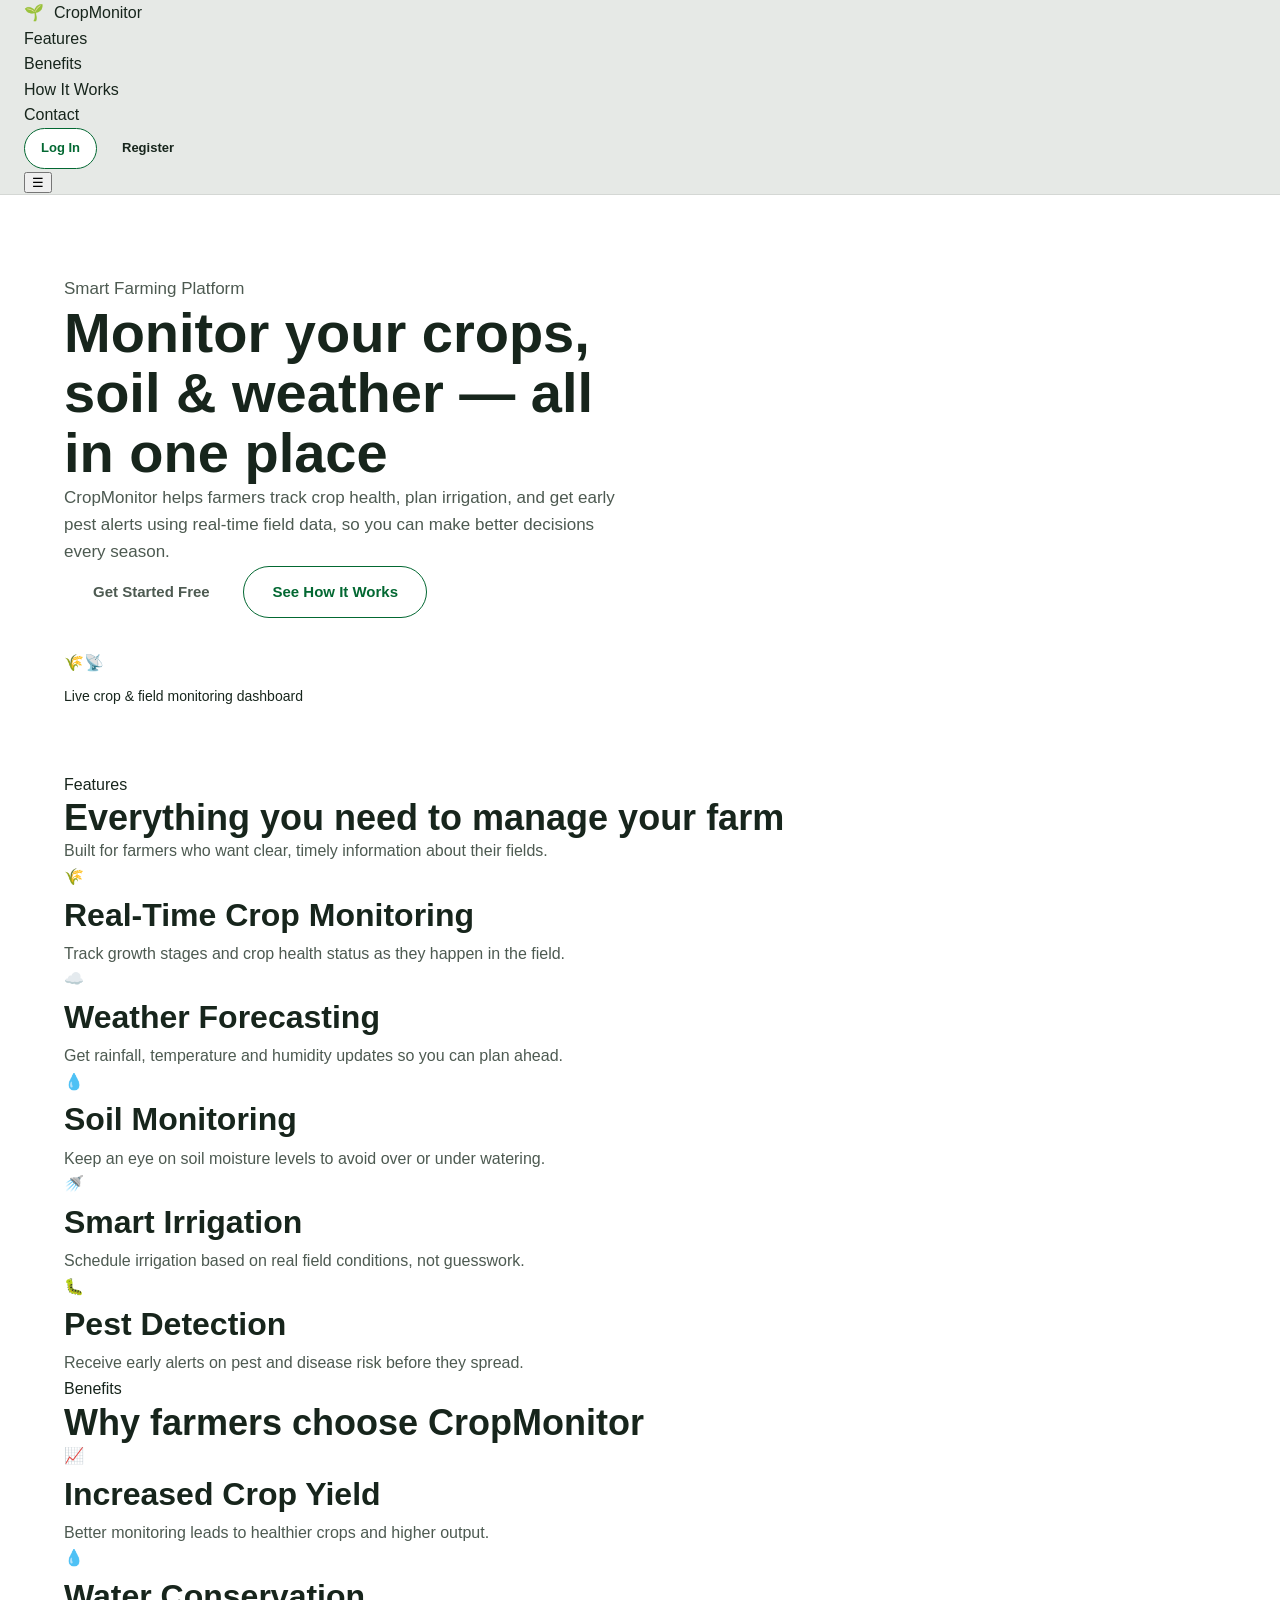
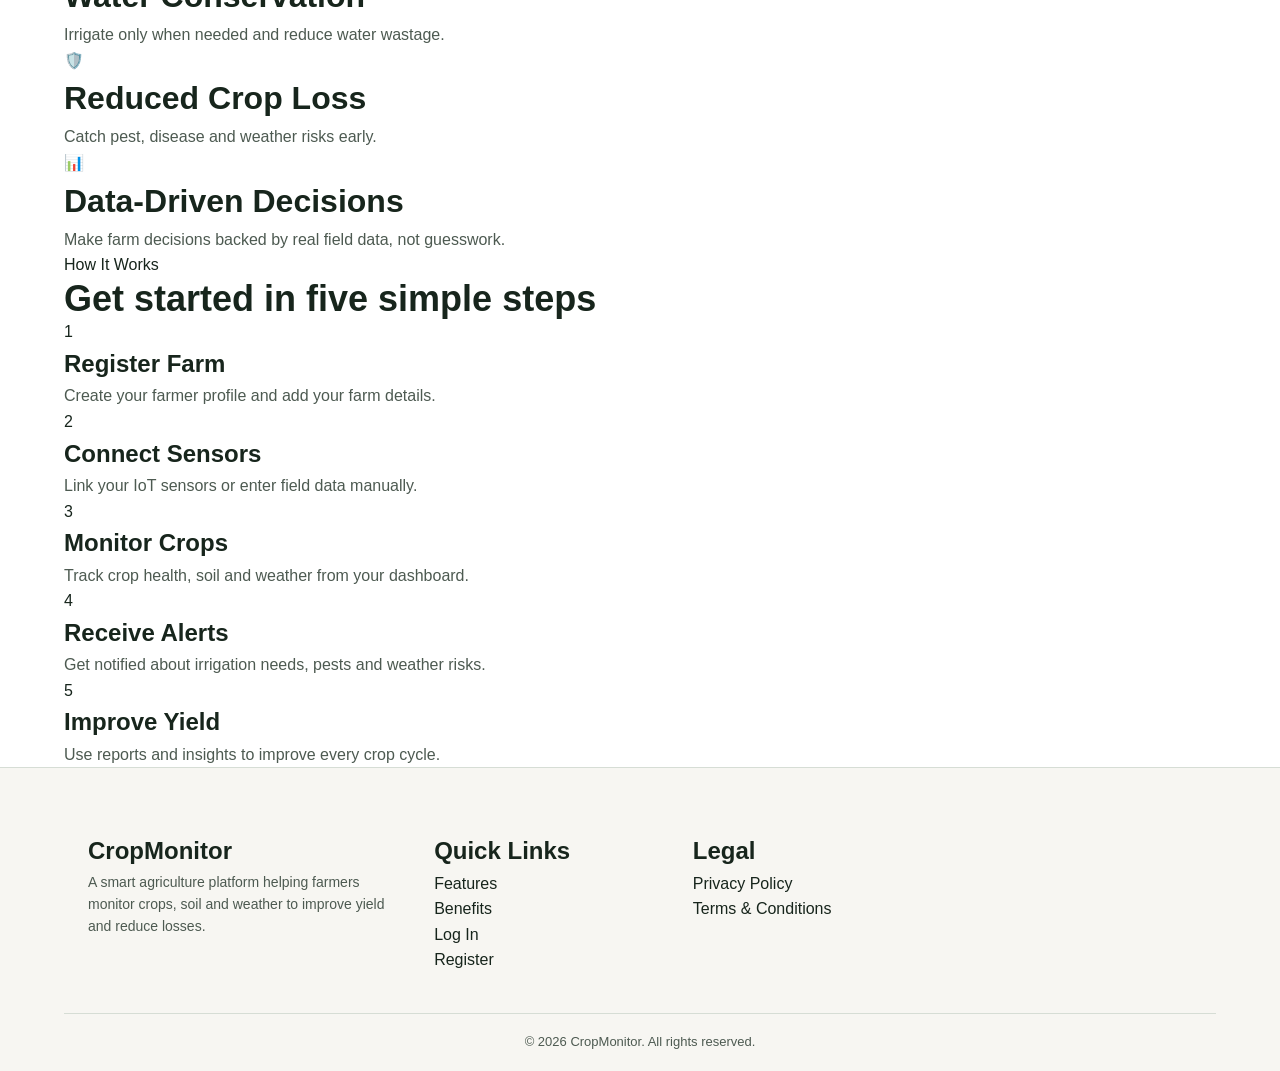
<file: Index.html>
<!DOCTYPE html>
<html lang="en">
<head>
  <meta charset="UTF-8" />
  <meta name="viewport" content="width=device-width, initial-scale=1.0" />
  <title>Farmer Crop Monitoring System</title>
  <link rel="stylesheet" href="style.css" />
</head>
<body>

  <!-- ===== Header ===== -->
  <header class="site-header" id="siteHeader">
    <div class="container">
      <a href="index.html" class="logo">
        <span class="leaf">🌱</span> CropMonitor
      </a>

      <nav>
        <ul class="nav-menu">
          <li><a href="index.html#features">Features</a></li>
          <li><a href="index.html#benefits">Benefits</a></li>
          <li><a href="index.html#how-it-works">How It Works</a></li>
          <li><a href="index.html#contact">Contact</a></li>
        </ul>
      </nav>

      <div class="header-actions">
        <a href="login.html" class="btn btn-outline">Log In</a>
        <a href="register.html" class="btn btn-primary">Register</a>
      </div>

      <button class="nav-toggle" id="navToggle" aria-label="Toggle menu">☰</button>
    </div>
  </header>

  <!-- ===== Hero Section ===== -->
  <section class="hero">
    <div class="container">
      <div class="hero-text">
        <span class="eyebrow">Smart Farming Platform</span>
        <h1>Monitor your crops, soil & weather — all in one place</h1>
        <p>
          CropMonitor helps farmers track crop health, plan irrigation, and get
          early pest alerts using real-time field data, so you can make better
          decisions every season.
        </p>
        <div class="hero-cta">
          <a href="register.html" class="btn btn-primary">Get Started Free</a>
          <a href="#how-it-works" class="btn btn-outline">See How It Works</a>
        </div>
      </div>

      <div class="hero-image">
        <div class="placeholder-icon">🌾📡</div>
        <p style="color: var(--text-muted); font-size: 14px; margin-top: 10px;">
          Live crop & field monitoring dashboard
        </p>
      </div>
    </div>
  </section>

  <!-- ===== Features Section ===== -->
  <section class="section" id="features">
    <div class="container">
      <div class="section-heading">
        <span class="eyebrow">Features</span>
        <h2>Everything you need to manage your farm</h2>
        <p>Built for farmers who want clear, timely information about their fields.</p>
      </div>

      <div class="grid-cards">
        <div class="card">
          <div class="icon">🌾</div>
          <h3>Real-Time Crop Monitoring</h3>
          <p>Track growth stages and crop health status as they happen in the field.</p>
        </div>
        <div class="card">
          <div class="icon">☁️</div>
          <h3>Weather Forecasting</h3>
          <p>Get rainfall, temperature and humidity updates so you can plan ahead.</p>
        </div>
        <div class="card">
          <div class="icon">💧</div>
          <h3>Soil Monitoring</h3>
          <p>Keep an eye on soil moisture levels to avoid over or under watering.</p>
        </div>
        <div class="card">
          <div class="icon">🚿</div>
          <h3>Smart Irrigation</h3>
          <p>Schedule irrigation based on real field conditions, not guesswork.</p>
        </div>
        <div class="card">
          <div class="icon">🐛</div>
          <h3>Pest Detection</h3>
          <p>Receive early alerts on pest and disease risk before they spread.</p>
        </div>
      </div>
    </div>
  </section>

  <!-- ===== Benefits Section ===== -->
  <section class="section section-alt" id="benefits">
    <div class="container">
      <div class="section-heading">
        <span class="eyebrow">Benefits</span>
        <h2>Why farmers choose CropMonitor</h2>
      </div>

      <div class="grid-cards">
        <div class="card">
          <div class="icon">📈</div>
          <h3>Increased Crop Yield</h3>
          <p>Better monitoring leads to healthier crops and higher output.</p>
        </div>
        <div class="card">
          <div class="icon">💧</div>
          <h3>Water Conservation</h3>
          <p>Irrigate only when needed and reduce water wastage.</p>
        </div>
        <div class="card">
          <div class="icon">🛡️</div>
          <h3>Reduced Crop Loss</h3>
          <p>Catch pest, disease and weather risks early.</p>
        </div>
        <div class="card">
          <div class="icon">📊</div>
          <h3>Data-Driven Decisions</h3>
          <p>Make farm decisions backed by real field data, not guesswork.</p>
        </div>
      </div>
    </div>
  </section>

  <!-- ===== How It Works Section ===== -->
  <section class="section" id="how-it-works">
    <div class="container">
      <div class="section-heading">
        <span class="eyebrow">How It Works</span>
        <h2>Get started in five simple steps</h2>
      </div>

      <div class="steps">
        <div class="step">
          <div class="step-number">1</div>
          <h4>Register Farm</h4>
          <p>Create your farmer profile and add your farm details.</p>
        </div>
        <div class="step">
          <div class="step-number">2</div>
          <h4>Connect Sensors</h4>
          <p>Link your IoT sensors or enter field data manually.</p>
        </div>
        <div class="step">
          <div class="step-number">3</div>
          <h4>Monitor Crops</h4>
          <p>Track crop health, soil and weather from your dashboard.</p>
        </div>
        <div class="step">
          <div class="step-number">4</div>
          <h4>Receive Alerts</h4>
          <p>Get notified about irrigation needs, pests and weather risks.</p>
        </div>
        <div class="step">
          <div class="step-number">5</div>
          <h4>Improve Yield</h4>
          <p>Use reports and insights to improve every crop cycle.</p>
        </div>
      </div>
    </div>
  </section>

  <!-- ===== Footer ===== -->
  <footer class="site-footer" id="contact">
    <div class="container">
      <div class="footer-grid">
        <div>
          <h4>CropMonitor</h4>
          <p style="font-size: 14px;">
            A smart agriculture platform helping farmers monitor crops, soil
            and weather to improve yield and reduce losses.
          </p>
        </div>
        <div>
          <h4>Quick Links</h4>
          <ul>
            <li><a href="index.html#features">Features</a></li>
            <li><a href="index.html#benefits">Benefits</a></li>
            <li><a href="login.html">Log In</a></li>
            <li><a href="register.html">Register</a></li>
          </ul>
        </div>
        <div>
          <h4>Legal</h4>
          <ul>
            <li><a href="#">Privacy Policy</a></li>
            <li><a href="#">Terms & Conditions</a></li>
          </ul>
        </div>
      </div>
      <div class="footer-bottom">
        &copy; 2026 CropMonitor. All rights reserved.
      </div>
    </div>
  </footer>

  <script src="script.js"></script>
</body>
</html>
</file>
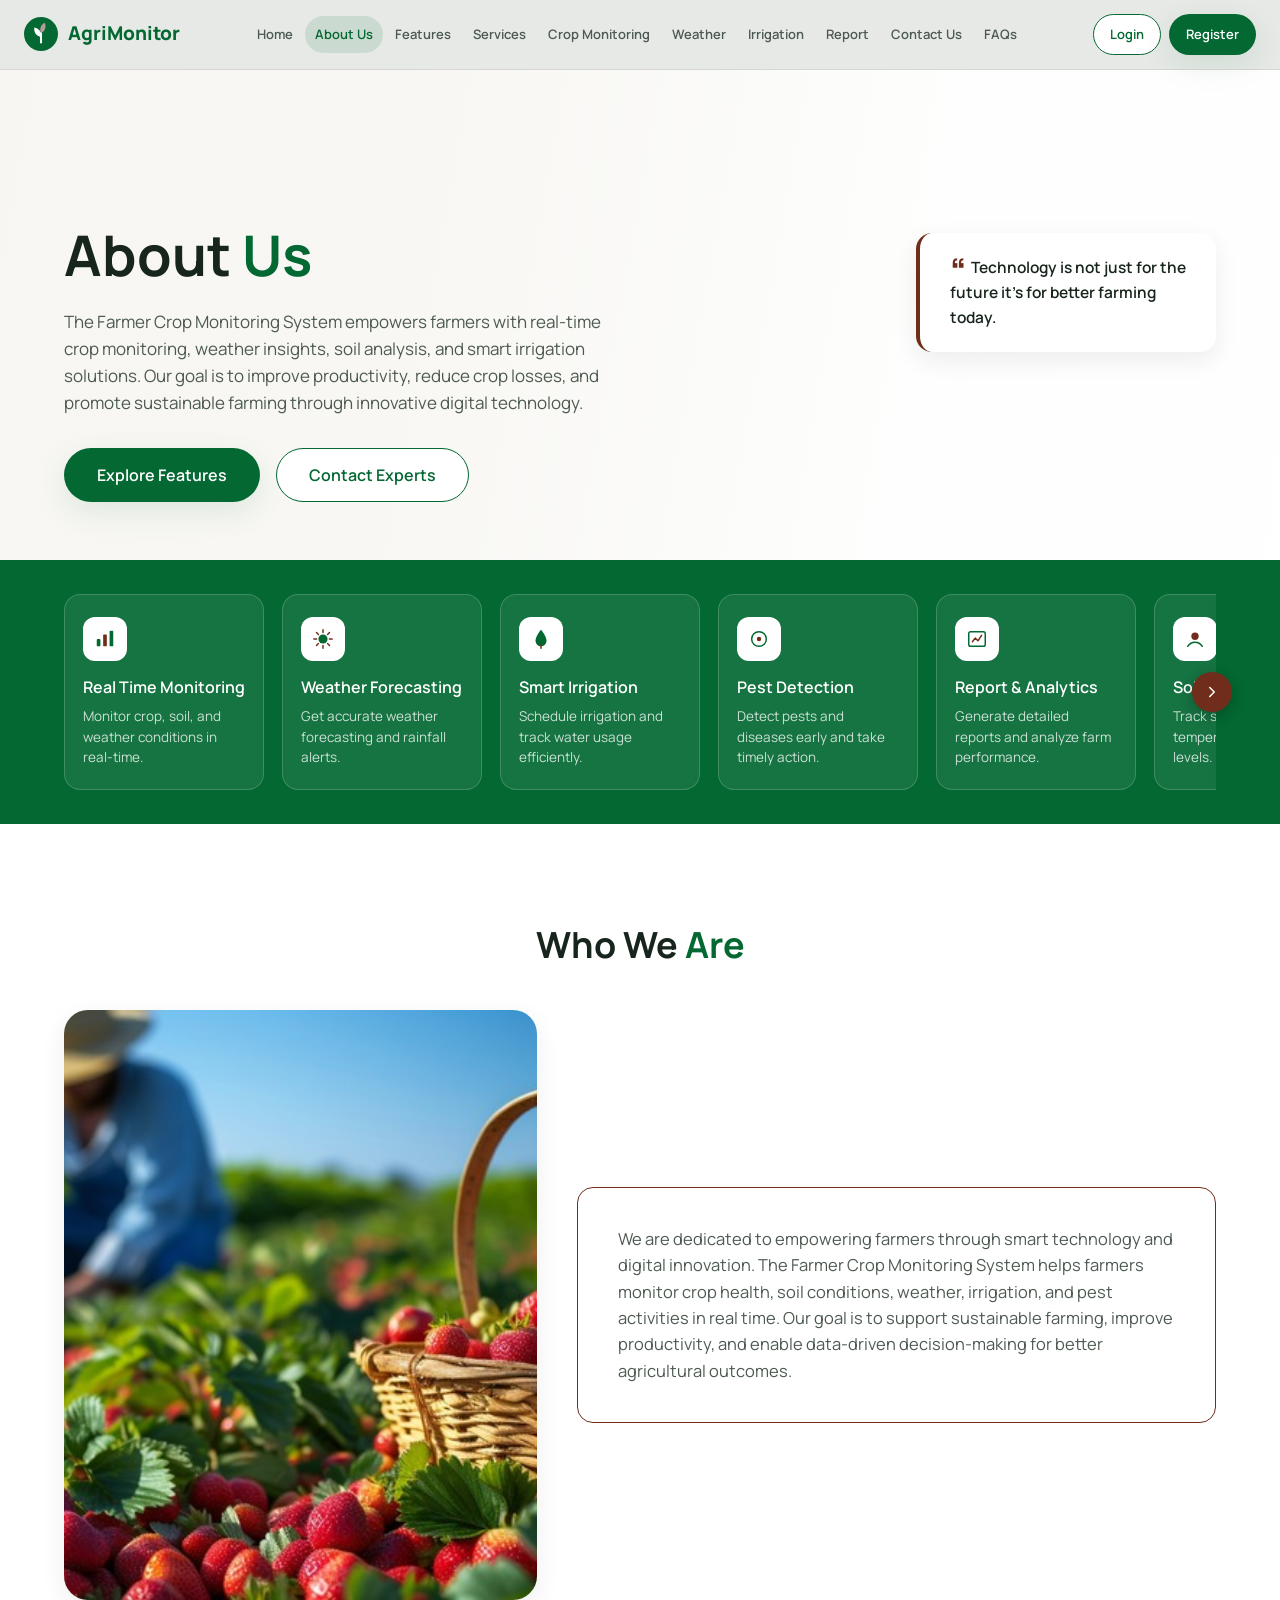
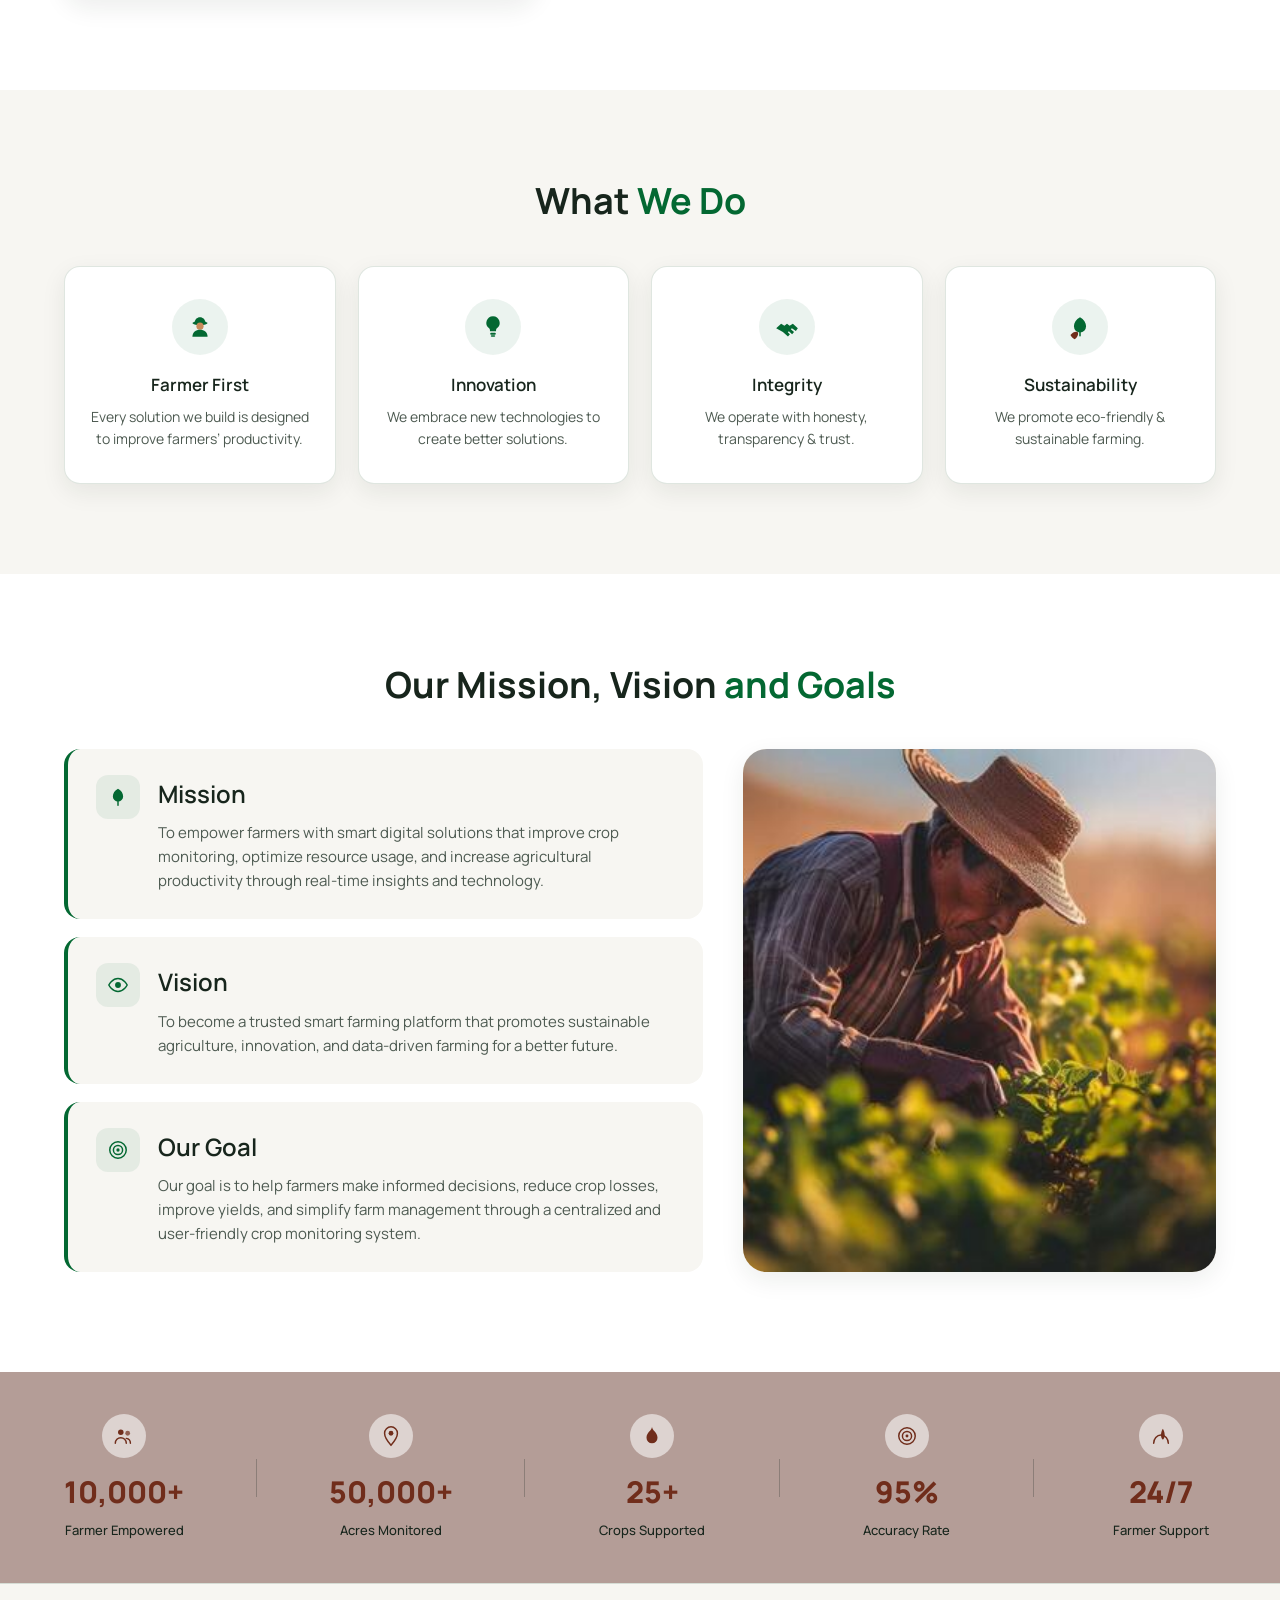
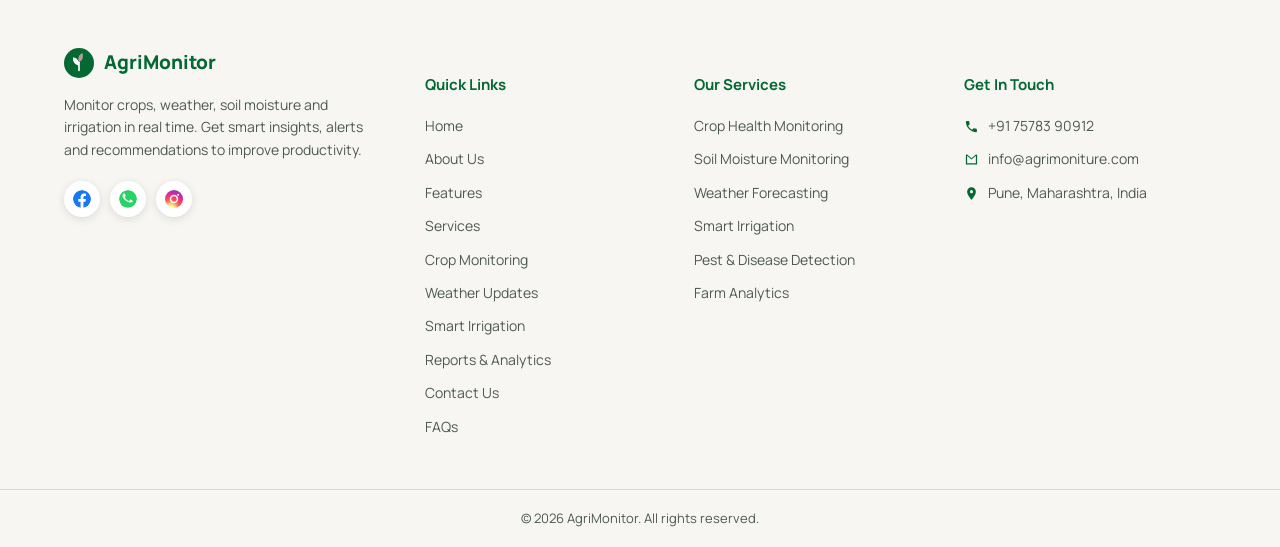
<file: index.html>
<!DOCTYPE html>
<html lang="en">
<head>
<meta charset="UTF-8">
<meta name="viewport" content="width=device-width, initial-scale=1.0">
<title>About Us | AgriMonitor - Smart Farming, Better Tomorrow</title>
<link rel="preconnect" href="https://fonts.googleapis.com">
<link rel="preconnect" href="https://fonts.gstatic.com" crossorigin>
<link href="https://fonts.googleapis.com/css2?family=Manrope:wght@400;500;600;700;800&display=swap" rel="stylesheet">
<link rel="stylesheet" href="style.css">
</head>
<body>

<!-- ===== HEADER ===== -->
<header class="site-header" id="siteHeader">
  <div class="container header-inner">
    <a href="index.html" class="logo">
      <svg width="34" height="34" viewBox="0 0 36 36" fill="none" xmlns="http://www.w3.org/2000/svg">
        <circle cx="18" cy="18" r="18" fill="#036832"/>
        <path d="M18 27V17" stroke="#ffffff" stroke-width="2.2" stroke-linecap="round"/>
        <path d="M18 21c-5-1-8-5-7-10 5 1 8 5 7 10z" fill="#ffffff"/>
        <path d="M18 17c4-2 6-6 4-11-4 2-6 6-4 11z" fill="#B49D97"/>
      </svg>
      <div class="logo-text">
        <span class="logo-title">AgriMonitor</span>
        <span class="logo-sub">Smart Farming, Better Tomorrow</span>
      </div>
    </a>

    <nav class="main-nav" id="mainNav">
      <a href="index.html">Home</a>
      <a href="#about" class="active">About Us</a>
      <a href="features.html">Features</a>
      <a href="services.html">Services</a>
      <a href="crop-monitoring.html">Crop Monitoring</a>
      <a href="weather.html">Weather</a>
     <a href="irrigation.html">Irrigation</a>
      <a href="report.html" class="active">Report</a>
     <a href="contact.html">Contact Us</a>
      <a href="faqs.html">FAQs</a>
    </nav>

    <div class="header-actions">
      <a href="login.html" class="btn btn-outline">Login</a>
      <a href="register.html" class="btn btn-solid">Register</a>
      <button class="hamburger" id="hamburger" aria-label="Toggle menu" aria-expanded="false">
        <span></span><span></span><span></span>
      </button>
    </div>
  </div>
</header>

<main>
<!-- ===== HERO / ABOUT INTRO ===== -->
<section class="hero" id="about">
  <div class="hero-media" aria-hidden="true"></div>
  <div class="hero-overlay" aria-hidden="true"></div>
  <div class="container hero-grid">
    <div class="hero-left">
      <h1 class="hero-title">About <span>Us</span></h1>
      <p class="hero-text">
        The Farmer Crop Monitoring System empowers farmers with real-time crop monitoring,
        weather insights, soil analysis, and smart irrigation solutions. Our goal is to
        improve productivity, reduce crop losses, and promote sustainable farming through
        innovative digital technology.
      </p>
      <div class="hero-ctas">
        <button class="btn btn-solid btn-lg">Explore Features</button>
        <button class="btn btn-outline btn-lg">Contact Experts</button>
      </div>
    </div>

    <div class="hero-right">
      <blockquote class="hero-quote">
        <span class="quote-mark">&ldquo;</span>
        Technology is not just for the future it&rsquo;s for better farming today.
      </blockquote>
    </div>
  </div>
</section>


<!-- ===== FEATURE STRIP ===== -->
<section class="feature-strip">
  <div class="container">
    <div class="feature-strip-track" id="featureTrack">
      <div class="feature-card">
        <div class="feature-icon">
          <svg viewBox="0 0 24 24" fill="none"><rect x="3" y="12" width="4" height="8" rx="1" fill="#036832"/><rect x="10" y="7" width="4" height="13" rx="1" fill="#702D1B"/><rect x="17" y="3" width="4" height="17" rx="1" fill="#036832"/></svg>
        </div>
        <h4>Real Time Monitoring</h4>
        <p>Monitor crop, soil, and weather conditions in real-time.</p>
      </div>
      <div class="feature-card">
        <div class="feature-icon">
          <svg viewBox="0 0 24 24" fill="none"><circle cx="12" cy="12" r="5" fill="#036832"/><path d="M12 2v3M12 19v3M2 12h3M19 12h3M4.9 4.9l2.1 2.1M17 17l2.1 2.1M4.9 19.1L7 17M17 7l2.1-2.1" stroke="#702D1B" stroke-width="1.6" stroke-linecap="round"/></svg>
        </div>
        <h4>Weather Forecasting</h4>
        <p>Get accurate weather forecasting and rainfall alerts.</p>
      </div>
      <div class="feature-card">
        <div class="feature-icon">
          <svg viewBox="0 0 24 24" fill="none"><path d="M12 2C12 2 6 9 6 14a6 6 0 0012 0c0-5-6-12-6-12z" fill="#036832"/><path d="M12 22v-4" stroke="#702D1B" stroke-width="1.6" stroke-linecap="round"/></svg>
        </div>
        <h4>Smart Irrigation</h4>
        <p>Schedule irrigation and track water usage efficiently.</p>
      </div>
      <div class="feature-card">
        <div class="feature-icon">
          <svg viewBox="0 0 24 24" fill="none"><circle cx="12" cy="12" r="8" stroke="#036832" stroke-width="1.6"/><circle cx="12" cy="12" r="2.4" fill="#702D1B"/></svg>
        </div>
        <h4>Pest Detection</h4>
        <p>Detect pests and diseases early and take timely action.</p>
      </div>
      <div class="feature-card">
        <div class="feature-icon">
          <svg viewBox="0 0 24 24" fill="none"><rect x="3" y="4" width="18" height="16" rx="2" stroke="#036832" stroke-width="1.6"/><path d="M7 15l3-4 3 3 4-6" stroke="#702D1B" stroke-width="1.6" stroke-linecap="round" stroke-linejoin="round"/></svg>
        </div>
        <h4>Report &amp; Analytics</h4>
        <p>Generate detailed reports and analyze farm performance.</p>
      </div>
      <div class="feature-card">
        <div class="feature-icon">
          <svg viewBox="0 0 24 24" fill="none"><path d="M4 20c4-6 12-6 16 0" stroke="#036832" stroke-width="1.6" stroke-linecap="round"/><circle cx="12" cy="9" r="4" fill="#702D1B"/></svg>
        </div>
        <h4>Soil Monitor</h4>
        <p>Track soil moisture, temperature and nutrient levels.</p>
      </div>
    </div>
    <button class="scroll-btn scroll-btn--left" id="scrollBtnLeft" aria-label="Scroll features left">
      <svg viewBox="0 0 24 24" width="18" height="18"><path d="M15 6l-6 6 6 6" stroke="#fff" stroke-width="2" fill="none" stroke-linecap="round" stroke-linejoin="round"/></svg>
    </button>
    <button class="scroll-btn scroll-btn--right" id="scrollBtn" aria-label="Scroll features right">
      <svg viewBox="0 0 24 24" width="18" height="18"><path d="M9 6l6 6-6 6" stroke="#fff" stroke-width="2" fill="none" stroke-linecap="round" stroke-linejoin="round"/></svg>
    </button>
  </div>
</section>

<!-- ===== WHO WE ARE ===== -->
<section class="who-we-are">
  <div class="container">
    <h2 class="section-title center">Who We <span>Are</span></h2>
    <div class="who-grid">
      <div class="who-img">
        <img src="image1.jpg"
             alt="Farmer holding a basket of freshly harvested strawberries"
             class="who-img-photo" loading="lazy">
      </div>
      <div class="who-text">
        <p>
          We are dedicated to empowering farmers through smart technology and digital innovation.
          The Farmer Crop Monitoring System helps farmers monitor crop health, soil conditions,
          weather, irrigation, and pest activities in real time. Our goal is to support sustainable
          farming, improve productivity, and enable data-driven decision-making for better
          agricultural outcomes.
        </p>
      </div>
    </div>
  </div>
</section>

<!-- ===== WHAT WE DO ===== -->
<section class="what-we-do">
  <div class="container">
    <h2 class="section-title center">What <span>We Do</span></h2>
    <div class="values-grid">
      <div class="value-card">
        <div class="value-icon">
          <svg viewBox="0 0 24 24" fill="none">
            <ellipse cx="12" cy="8.4" rx="7" ry="1.8" fill="#036832"/>
            <path d="M7 8.2c0-3 2.2-5.2 5-5.2s5 2.2 5 5.2c0 1-3 1.9-5 1.9s-5-.9-5-1.9z" fill="#036832"/>
            <circle cx="12" cy="11.2" r="3.3" fill="#c98a5a"/>
            <path d="M5 21c0-4 3.2-6.4 7-6.4s7 2.4 7 6.4" fill="#036832"/>
          </svg>
        </div>
        <h4>Farmer First</h4>
        <p>Every solution we build is designed to improve farmers&rsquo; productivity.</p>
      </div>
      <div class="value-card">
        <div class="value-icon">
          <svg viewBox="0 0 24 24" fill="none">
            <path d="M12 2a6.2 6.2 0 00-3.6 11.2c.5.4.8 1 .8 1.7V16h5.6v-1.1c0-.7.3-1.3.8-1.7A6.2 6.2 0 0012 2z" fill="#036832"/>
            <rect x="9.4" y="17.4" width="5.2" height="1.7" rx="0.85" fill="#036832"/>
            <rect x="10" y="19.6" width="4" height="1.5" rx="0.75" fill="#036832"/>
          </svg>
        </div>
        <h4>Innovation</h4>
        <p>We embrace new technologies to create better solutions.</p>
      </div>
      <div class="value-card">
        <div class="value-icon">
          <svg viewBox="0 0 24 24" fill="none">
            <path d="M2 13.2l4.6-4.1 3 1.8 2.4-1.8 2.4 1.8 3-1.8 4.6 4.1-1.8 2.6-3.7-2.6-1 .8 3 2.6-1.8 2-3-2.6-1 .8 2 1.9-1.8 2-4.7-4z" fill="#036832"/>
          </svg>
        </div>
        <h4>Integrity</h4>
        <p>We operate with honesty, transparency &amp; trust.</p>
      </div>
      <div class="value-card">
        <div class="value-icon">
          <svg viewBox="0 0 24 24" fill="none">
            <path d="M12 3c3.6 2 5.6 5 5.6 8.4A5.6 5.6 0 0112 17a5.6 5.6 0 01-5.6-5.6C6.4 8 8.4 5 12 3z" fill="#036832"/>
            <path d="M12 17v3" stroke="#036832" stroke-width="1.4" stroke-linecap="round"/>
            <path d="M3.2 19.4c1.6-2.4 4.4-3.4 6-3 .5.1.9.5 1 1 .4 1.6-.6 4.4-3 6-1.7-1-3.3-2.4-4-4z" fill="#702D1B"/>
          </svg>
        </div>
        <h4>Sustainability</h4>
        <p>We promote eco-friendly &amp; sustainable farming.</p>
      </div>
    </div>
  </div>
</section>

<!-- ===== MISSION / VISION / GOAL ===== -->
<section class="mvg">
  <div class="container">
    <h2 class="section-title center">Our Mission, Vision <span>and Goals</span></h2>
    <div class="mvg-grid">
      <div class="mvg-list">
        <div class="mvg-item">
          <span class="mvg-icon" aria-hidden="true">
            <svg viewBox="0 0 24 24" fill="none">
              <path d="M12 3c3.6 2 5.6 5 5.6 8.4A5.6 5.6 0 0112 17a5.6 5.6 0 01-5.6-5.6C6.4 8 8.4 5 12 3z" fill="#036832"/>
              <path d="M12 17v4" stroke="#036832" stroke-width="1.6" stroke-linecap="round"/>
            </svg>
          </span>
          <div>
            <h4>Mission</h4>
            <p>To empower farmers with smart digital solutions that improve crop monitoring, optimize resource usage, and increase agricultural productivity through real-time insights and technology.</p>
          </div>
        </div>
        <div class="mvg-item">
          <span class="mvg-icon" aria-hidden="true">
            <svg viewBox="0 0 24 24" fill="none">
              <path d="M2 12s3.5-7 10-7 10 7 10 7-3.5 7-10 7-10-7-10-7z" stroke="#036832" stroke-width="1.6"/>
              <circle cx="12" cy="12" r="3.2" fill="#036832"/>
            </svg>
          </span>
          <div>
            <h4>Vision</h4>
            <p>To become a trusted smart farming platform that promotes sustainable agriculture, innovation, and data-driven farming for a better future.</p>
          </div>
        </div>
        <div class="mvg-item">
          <span class="mvg-icon" aria-hidden="true">
            <svg viewBox="0 0 24 24" fill="none">
              <circle cx="12" cy="12" r="9" stroke="#036832" stroke-width="1.6"/>
              <circle cx="12" cy="12" r="5" stroke="#036832" stroke-width="1.6"/>
              <circle cx="12" cy="12" r="1.8" fill="#036832"/>
            </svg>
          </span>
          <div>
            <h4>Our Goal</h4>
            <p>Our goal is to help farmers make informed decisions, reduce crop losses, improve yields, and simplify farm management through a centralized and user-friendly crop monitoring system.</p>
          </div>
        </div>
      </div>
      <div class="mvg-img">
        <img src="image2.jpg"
             alt="Farmer tending to crops in a sunlit field">
      </div>
    </div>
  </div>
</section>

<!-- ===== STATS ===== -->
<section class="stats">
  <div class="container stats-grid">
    <div class="stat">
      <div class="stat-icon-badge">
        <svg viewBox="0 0 24 24" fill="none"><circle cx="8.5" cy="8" r="3" fill="#702D1B"/><circle cx="16" cy="9" r="2.6" fill="#702D1B" opacity=".7"/><path d="M2.5 20c0-3.6 2.7-6.2 6-6.2s6 2.6 6 6.2" stroke="#702D1B" stroke-width="1.6" stroke-linecap="round" fill="none"/><path d="M14.5 14.6c2.7.4 4.5 2.6 4.5 5.4" stroke="#702D1B" stroke-width="1.6" stroke-linecap="round" fill="none"/></svg>
      </div>
      <strong>10,000+</strong><span>Farmer Empowered</span>
    </div>
    <div class="stat-divider"></div>
    <div class="stat">
      <div class="stat-icon-badge">
        <svg viewBox="0 0 24 24" fill="none"><path d="M12 2a7 7 0 00-7 7c0 5.3 7 13 7 13s7-7.7 7-13a7 7 0 00-7-7z" stroke="#702D1B" stroke-width="1.6"/><circle cx="12" cy="9" r="2.6" fill="#702D1B"/></svg>
      </div>
      <strong>50,000+</strong><span>Acres Monitored</span>
    </div>
    <div class="stat-divider"></div>
    <div class="stat">
      <div class="stat-icon-badge">
        <svg viewBox="0 0 24 24" fill="none"><path d="M12 2c0 4-6 6-6 12a6 6 0 0012 0c0-6-6-8-6-12z" fill="#702D1B"/></svg>
      </div>
      <strong>25+</strong><span>Crops Supported</span>
    </div>
    <div class="stat-divider"></div>
    <div class="stat">
      <div class="stat-icon-badge">
        <svg viewBox="0 0 24 24" fill="none"><circle cx="12" cy="12" r="9" stroke="#702D1B" stroke-width="1.6"/><circle cx="12" cy="12" r="5" stroke="#702D1B" stroke-width="1.6"/><circle cx="12" cy="12" r="1.6" fill="#702D1B"/></svg>
      </div>
      <strong>95%</strong><span>Accuracy Rate</span>
    </div>
    <div class="stat-divider"></div>
    <div class="stat">
      <div class="stat-icon-badge">
        <svg viewBox="0 0 24 24" fill="none"><path d="M4 20c0-5 3.5-9 8-9s8 4 8 9" stroke="#702D1B" stroke-width="1.6" stroke-linecap="round" fill="none"/><path d="M12 11c0-4 2-7 2-7s2 3 2 7-2 5-2 5-2-1-2-5z" fill="#702D1B"/></svg>
      </div>
      <strong>24/7</strong><span>Farmer Support</span>
    </div>
  </div>
</section>
</main>

<!-- ===== FOOTER ===== -->
<footer class="site-footer">
  <div class="container footer-grid">
    <div class="footer-brand">
      <a href="index.html" class="logo">
        <svg width="30" height="30" viewBox="0 0 36 36" fill="none" xmlns="http://www.w3.org/2000/svg">
          <circle cx="18" cy="18" r="18" fill="#036832"/>
          <path d="M18 27V17" stroke="#ffffff" stroke-width="2" stroke-linecap="round"/>
          <path d="M18 21c-5-1-8-5-7-10 5 1 8 5 7 10z" fill="#ffffff"/>
          <path d="M18 17c4-2 6-6 4-11-4 2-6 6-4 11z" fill="#B49D97"/>
        </svg>
        <div class="logo-text">
          <span class="logo-title">AgriMonitor</span>
          <span class="logo-sub">Smart Farming, Better Tomorrow</span>
        </div>
      </a>
      <p>Monitor crops, weather, soil moisture and irrigation in real time. Get smart insights, alerts and recommendations to improve productivity.</p>
      <div class="social-row">
        <a href="#" aria-label="Facebook" class="social-icon social-icon--facebook">
          <svg viewBox="0 0 24 24" width="18" height="18"><path fill="#1877F2" d="M24 12.07C24 5.4 18.63 0 12 0S0 5.4 0 12.07C0 18.1 4.39 23.1 10.13 24v-8.44H7.08v-3.49h3.05V9.41c0-3.02 1.79-4.7 4.53-4.7 1.31 0 2.68.24 2.68.24v2.97h-1.51c-1.49 0-1.95.93-1.95 1.89v2.26h3.32l-.53 3.49h-2.79V24C19.61 23.1 24 18.1 24 12.07z"/></svg>
        </a>
        <a href="#" aria-label="WhatsApp" class="social-icon social-icon--whatsapp">
          <svg viewBox="0 0 24 24" width="18" height="18"><path fill="#25D366" d="M12 0C5.4 0 .1 5.3.1 11.9c0 2.1.6 4.1 1.6 5.9L0 24l6.3-1.7c1.7.9 3.7 1.4 5.7 1.4 6.6 0 11.9-5.3 11.9-11.9C23.9 5.3 18.6 0 12 0z"/><path fill="#fff" d="M17.5 15.3c-.3.7-1.5 1.4-2.1 1.4-.5.1-1.2.1-2-.2-.5-.2-1.1-.4-1.9-.7-3.2-1.4-5.3-4.6-5.5-4.8-.2-.2-1.3-1.7-1.3-3.3s.8-2.3 1.1-2.7c.3-.3.6-.4.8-.4h.6c.2 0 .4 0 .6.5.3.6.9 2.1 1 2.3.1.2.1.4 0 .6-.1.2-.2.4-.4.6-.2.2-.4.5-.5.6-.2.2-.4.4-.2.8.2.4 1 1.6 2.1 2.6 1.4 1.3 2.6 1.7 3 1.9.4.2.6.2.8-.1.2-.3.9-1 1.1-1.4.2-.4.5-.3.8-.2s2 .9 2.3 1.1.6.3.6.5c.1.2.1.9-.2 1.6z"/></svg>
        </a>
        <a href="#" aria-label="Instagram" class="social-icon social-icon--instagram">
          <svg viewBox="0 0 24 24" width="18" height="18"><defs><radialGradient id="igGrad" cx="30%" cy="107%" r="150%"><stop offset="0%" stop-color="#fdf497"/><stop offset="15%" stop-color="#fdf497"/><stop offset="35%" stop-color="#fd5949"/><stop offset="60%" stop-color="#d6249f"/><stop offset="90%" stop-color="#285AEB"/></radialGradient></defs><rect width="24" height="24" rx="6" fill="url(#igGrad)"/><path fill="#fff" d="M12 6.4a5.6 5.6 0 100 11.2 5.6 5.6 0 000-11.2zm0 9.2a3.6 3.6 0 110-7.2 3.6 3.6 0 010 7.2zM18.9 6.2a1.3 1.3 0 11-2.6 0 1.3 1.3 0 012.6 0z"/></svg>
        </a>
      </div>
    </div>

    <div class="footer-col">
      <h5>Quick Links</h5>
      <a href="index.html">Home</a>
      <a href="#about">About Us</a>
      <a href="features.html">Features</a>
      <a href="services.html">Services</a>
      <a href="crop-monitoring.html">Crop Monitoring</a>
      <a href="#">Weather Updates</a>
      <a href="services.html">Smart Irrigation</a>
      <a href="#">Reports &amp; Analytics</a>
      <a href="#">Contact Us</a>
      <a href="#">FAQs</a>
    </div>

    <div class="footer-col">
      <h5>Our Services</h5>
      <a href="services.html">Crop Health Monitoring</a>
      <a href="services.html">Soil Moisture Monitoring</a>
      <a href="services.html">Weather Forecasting</a>
      <a href="services.html">Smart Irrigation</a>
      <a href="services.html">Pest &amp; Disease Detection</a>
      <a href="services.html">Farm Analytics</a>
    </div>

    <div class="footer-col footer-contact">
      <h5>Get In Touch</h5>
      <a class="contact-link" href="tel:+917578390912"><svg viewBox="0 0 24 24" width="15" height="15"><path fill="currentColor" d="M6.6 10.8c1.4 2.7 3.6 4.9 6.3 6.3l2.1-2.1c.3-.3.7-.4 1-.2 1.1.4 2.3.6 3.6.6.6 0 1 .4 1 1V20c0 .6-.4 1-1 1C10.6 21 3 13.4 3 4c0-.6.4-1 1-1h3.5c.6 0 1 .4 1 1 0 1.3.2 2.5.6 3.6.1.4 0 .8-.3 1L6.6 10.8z"/></svg> +91 75783 90912</a>
      <a class="contact-link" href="https://mail.google.com/mail/?view=cm&amp;fs=1&amp;to=info@agrimoniture.com" target="_blank" rel="noopener"><svg viewBox="0 0 24 24" width="15" height="15"><path fill="currentColor" d="M4 4h16a1 1 0 011 1v14a1 1 0 01-1 1H4a1 1 0 01-1-1V5a1 1 0 011-1zm8 8L5 6v12h14V6l-7 6zm0-2l7-6H5l7 6z"/></svg> info@agrimoniture.com</a>
      <a class="contact-link" href="https://www.google.com/maps/search/?api=1&amp;query=Pune,+Maharashtra,+India" target="_blank" rel="noopener"><svg viewBox="0 0 24 24" width="15" height="15"><path fill="currentColor" d="M12 2a7 7 0 00-7 7c0 5.3 7 13 7 13s7-7.7 7-13a7 7 0 00-7-7zm0 9.5A2.5 2.5 0 1112 6.5a2.5 2.5 0 010 5z"/></svg> Pune, Maharashtra, India</a>
    </div>
  </div>
  <div class="footer-bottom">
    <div class="container">&copy; 2026 AgriMonitor. All rights reserved.</div>
  </div>
</footer>

<script src="script.js"></script>
</body>
</html>
</file>
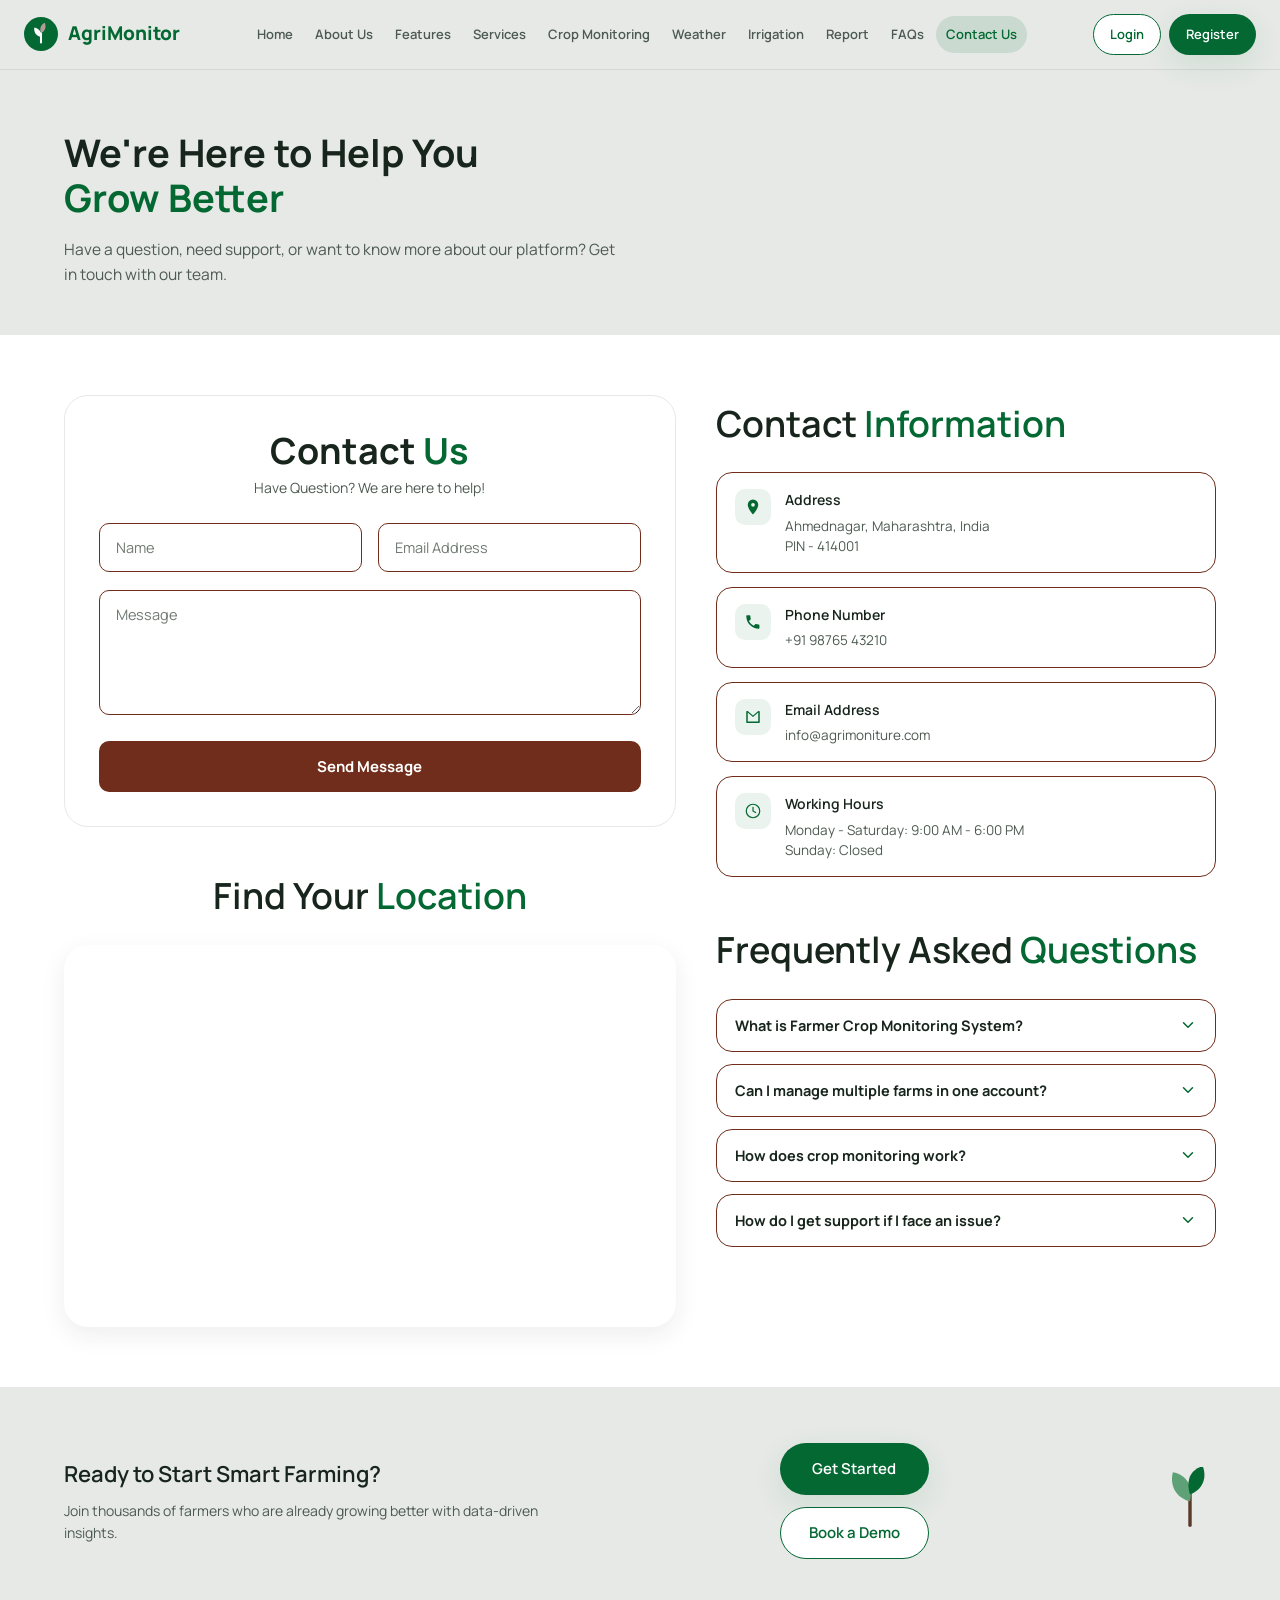
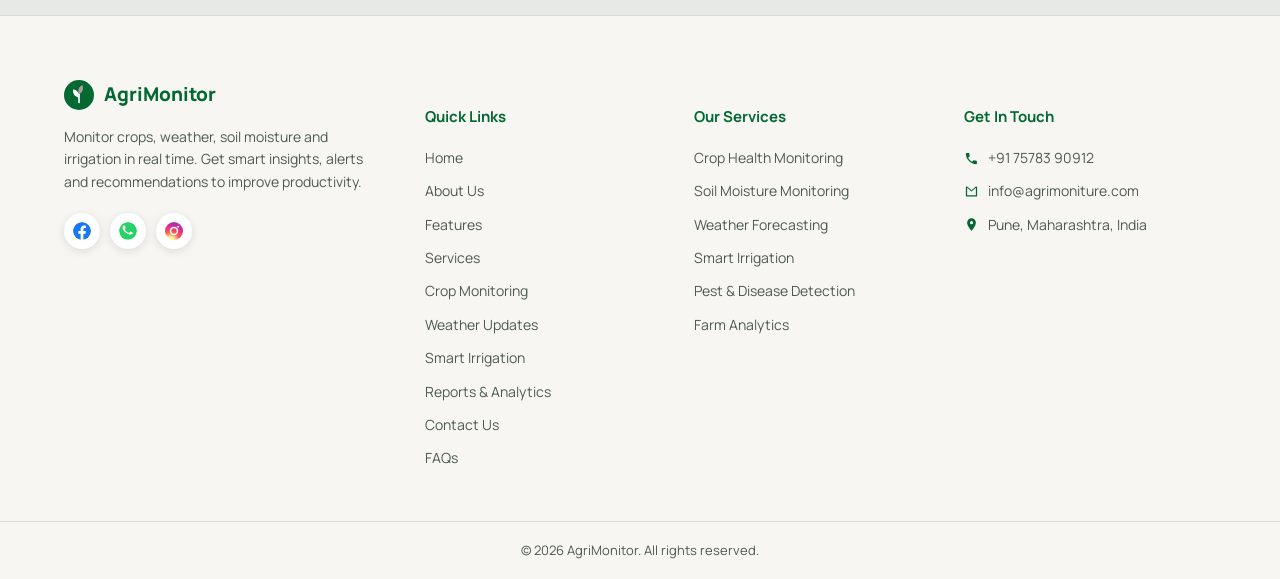
<file: contact.html>
<!DOCTYPE html>
<html lang="en">
<head>
<meta charset="UTF-8">
<meta name="viewport" content="width=device-width, initial-scale=1.0">
<title>Contact Us | AgriMonitor - Smart Farming, Better Tomorrow</title>
<link rel="preconnect" href="https://fonts.googleapis.com">
<link rel="preconnect" href="https://fonts.gstatic.com" crossorigin>
<link href="https://fonts.googleapis.com/css2?family=Manrope:wght@400;500;600;700;800&display=swap" rel="stylesheet">
<link rel="stylesheet" href="style.css">
</head>
<body>

<!-- ===== HEADER ===== -->
<header class="site-header" id="siteHeader">
  <div class="container header-inner">
    <a href="index.html" class="logo">
      <svg width="34" height="34" viewBox="0 0 36 36" fill="none" xmlns="http://www.w3.org/2000/svg">
        <circle cx="18" cy="18" r="18" fill="#036832"/>
        <path d="M18 27V17" stroke="#ffffff" stroke-width="2.2" stroke-linecap="round"/>
        <path d="M18 21c-5-1-8-5-7-10 5 1 8 5 7 10z" fill="#ffffff"/>
        <path d="M18 17c4-2 6-6 4-11-4 2-6 6-4 11z" fill="#B49D97"/>
      </svg>
      <div class="logo-text">
        <span class="logo-title">AgriMonitor</span>
        <span class="logo-sub">Smart Farming, Better Tomorrow</span>
      </div>
    </a>

    <nav class="main-nav" id="mainNav">
      <a href="index.html">Home</a>
      <a href="index.html#about">About Us</a>
      <a href="features.html">Features</a>
      <a href="services.html">Services</a>
      <a href="crop-monitoring.html">Crop Monitoring</a>
      <a href="weather.html">Weather</a>
      <a href="irrigation.html">Irrigation</a>
      <a href="report.html">Report</a>
      <a href="faqs.html">FAQs</a>
      <a href="contact.html" class="active">Contact Us</a>
    </nav>

    <div class="header-actions">
      <a href="login.html" class="btn btn-outline">Login</a>
      <a href="register.html" class="btn btn-solid">Register</a>
      <button class="hamburger" id="hamburger" aria-label="Toggle menu" aria-expanded="false">
        <span></span><span></span><span></span>
      </button>
    </div>
  </div>
</header>

<main>

  <!-- ===== HERO ===== -->
  <section class="contact-hero">
    <div class="container">
      <h1>We're Here to Help You<br><span>Grow Better</span></h1>
      <p>Have a question, need support, or want to know more about our platform? Get in touch with our team.</p>
    </div>
  </section>

  <!-- ===== FORM + CONTACT INFO ===== -->
  <section class="contact-main">
    <div class="container contact-main-grid">

      <!-- Left column -->
      <div class="contact-left">
        <div class="contact-form-card">
          <h2 class="section-title">Contact <span>Us</span></h2>
          <p class="contact-form-sub">Have Question? We are here to help!</p>

          <form id="contactForm" novalidate>
            <div class="contact-form-row">
              <div class="form-group" id="contactNameGroup">
                <input type="text" id="contactName" name="name" placeholder="Name" required>
                <span class="field-error">Please enter your name.</span>
              </div>
              <div class="form-group" id="contactEmailGroup">
                <input type="email" id="contactEmail" name="email" placeholder="Email Address" required>
                <span class="field-error">Please enter a valid email address.</span>
              </div>
            </div>
            <div class="form-group" id="contactMessageGroup">
              <textarea id="contactMessage" name="message" rows="5" placeholder="Message" required></textarea>
              <span class="field-error">Please enter a message.</span>
            </div>

            <div class="form-success" id="contactSuccess">
              <svg viewBox="0 0 24 24" width="18" height="18"><path fill="currentColor" d="M12 2a10 10 0 100 20 10 10 0 000-20zm-1.2 14.4l-4.2-4.2 1.4-1.4 2.8 2.8 6-6 1.4 1.4-7.4 7.4z"/></svg>
              Thanks — your message has been sent. We'll get back to you shortly.
            </div>

            <button type="submit" class="btn btn-brown contact-submit">Send Message</button>
          </form>
        </div>

        <div class="contact-map-block">
          <h3 class="section-title">Find Your <span>Location</span></h3>
          <div class="contact-map">
            <iframe
              title="AgriMonitor location — Ahmednagar, Maharashtra, India"
              src="https://maps.google.com/maps?q=Ahmednagar%2C%20Maharashtra%2C%20India&t=&z=12&ie=UTF8&iwloc=&output=embed"
              loading="lazy"
              referrerpolicy="no-referrer-when-downgrade">
            </iframe>
          </div>
        </div>
      </div>

      <!-- Right column -->
      <div class="contact-right">
        <h3 class="section-title">Contact <span>Information</span></h3>

        <ul class="contact-info-list">
          <li class="contact-info-item">
            <span class="contact-info-icon">
              <svg viewBox="0 0 24 24" width="18" height="18"><path fill="#036832" d="M12 2a7 7 0 00-7 7c0 5.3 7 13 7 13s7-7.7 7-13a7 7 0 00-7-7zm0 9.5A2.5 2.5 0 1112 6.5a2.5 2.5 0 010 5z"/></svg>
            </span>
            <div>
              <h4>Address</h4>
              <p>Ahmednagar, Maharashtra, India<br>PIN - 414001</p>
            </div>
          </li>
          <li class="contact-info-item">
            <span class="contact-info-icon">
              <svg viewBox="0 0 24 24" width="18" height="18"><path fill="#036832" d="M6.6 10.8c1.4 2.7 3.6 4.9 6.3 6.3l2.1-2.1c.3-.3.7-.4 1-.2 1.1.4 2.3.6 3.6.6.6 0 1 .4 1 1V20c0 .6-.4 1-1 1C10.6 21 3 13.4 3 4c0-.6.4-1 1-1h3.5c.6 0 1 .4 1 1 0 1.3.2 2.5.6 3.6.1.4 0 .8-.3 1L6.6 10.8z"/></svg>
            </span>
            <div>
              <h4>Phone Number</h4>
              <p><a class="contact-info-link" href="tel:+919876543210">+91 98765 43210</a></p>
            </div>
          </li>
          <li class="contact-info-item">
            <span class="contact-info-icon">
              <svg viewBox="0 0 24 24" width="18" height="18"><path fill="#036832" d="M4 4h16a1 1 0 011 1v14a1 1 0 01-1 1H4a1 1 0 01-1-1V5a1 1 0 011-1zm8 8L5 6v12h14V6l-7 6zm0-2l7-6H5l7 6z"/></svg>
            </span>
            <div>
              <h4>Email Address</h4>
              <p><a class="contact-info-link" href="https://mail.google.com/mail/?view=cm&fs=1&to=info@agrimoniture.com" target="_blank" rel="noopener">info@agrimoniture.com</a></p>
            </div>
          </li>
          <li class="contact-info-item">
            <span class="contact-info-icon">
              <svg viewBox="0 0 24 24" width="18" height="18"><circle cx="12" cy="12" r="9" stroke="#036832" stroke-width="1.6" fill="none"/><path d="M12 7v5l3.5 2" stroke="#036832" stroke-width="1.6" stroke-linecap="round" fill="none"/></svg>
            </span>
            <div>
              <h4>Working Hours</h4>
              <p>Monday - Saturday: 9:00 AM - 6:00 PM<br>Sunday: Closed</p>
            </div>
          </li>
        </ul>

        <h3 class="section-title" id="faqs">Frequently Asked <span>Questions</span></h3>

        <div class="faq-list">
          <div class="faq-item">
            <button class="faq-question" aria-expanded="false">
              <span>What is Farmer Crop Monitoring System?</span>
              <svg class="faq-chevron" viewBox="0 0 24 24" width="18" height="18"><path d="M6 9l6 6 6-6" stroke="#036832" stroke-width="2" fill="none" stroke-linecap="round" stroke-linejoin="round"/></svg>
            </button>
            <div class="faq-answer">
              <p>It's AgriMonitor's platform for tracking crop health, soil moisture, weather, and irrigation in real time — giving you alerts and recommendations so you can act before small issues become big losses.</p>
            </div>
          </div>

          <div class="faq-item">
            <button class="faq-question" aria-expanded="false">
              <span>Can I manage multiple farms in one account?</span>
              <svg class="faq-chevron" viewBox="0 0 24 24" width="18" height="18"><path d="M6 9l6 6 6-6" stroke="#036832" stroke-width="2" fill="none" stroke-linecap="round" stroke-linejoin="round"/></svg>
            </button>
            <div class="faq-answer">
              <p>Yes. You can add multiple fields or farms under a single account and switch between them from your dashboard, each with its own sensors, reports, and alerts.</p>
            </div>
          </div>

          <div class="faq-item">
            <button class="faq-question" aria-expanded="false">
              <span>How does crop monitoring work?</span>
              <svg class="faq-chevron" viewBox="0 0 24 24" width="18" height="18"><path d="M6 9l6 6 6-6" stroke="#036832" stroke-width="2" fill="none" stroke-linecap="round" stroke-linejoin="round"/></svg>
            </button>
            <div class="faq-answer">
              <p>Soil and weather sensors in your field feed live data into AgriMonitor, which analyzes it to track crop health, moisture, and growth conditions — then surfaces insights and alerts on your dashboard.</p>
            </div>
          </div>

          <div class="faq-item">
            <button class="faq-question" aria-expanded="false">
              <span>How do I get support if I face an issue?</span>
              <svg class="faq-chevron" viewBox="0 0 24 24" width="18" height="18"><path d="M6 9l6 6 6-6" stroke="#036832" stroke-width="2" fill="none" stroke-linecap="round" stroke-linejoin="round"/></svg>
            </button>
            <div class="faq-answer">
              <p>Reach us anytime through the contact form on this page, email, or phone — our support team is available Monday to Saturday, 9:00 AM to 6:00 PM.</p>
            </div>
          </div>
        </div>
      </div>

    </div>
  </section>

  <!-- ===== CTA ===== -->
  <section class="contact-cta">
    <div class="container contact-cta-inner">
      <div class="contact-cta-copy">
        <h3>Ready to Start Smart Farming?</h3>
        <p>Join thousands of farmers who are already growing better with data-driven insights.</p>
      </div>
      <div class="contact-cta-actions">
        <a href="register.html" class="btn btn-solid">Get Started</a>
        <a href="#" class="btn btn-outline">Book a Demo</a>
      </div>
      <div class="contact-cta-art" aria-hidden="true">
        <svg viewBox="0 0 60 70" width="52" height="60">
          <path d="M30 68V32" stroke="#5a3a2a" stroke-width="4" stroke-linecap="round"/>
          <path d="M30 40c-16-4-24-18-20-34 16 3 24 16 20 34z" fill="#5fa176"/>
          <path d="M30 32c15-6 20-19 15-33-15 4-20 17-15 33z" fill="#036832"/>
        </svg>
      </div>
    </div>
  </section>

</main>

<!-- ===== FOOTER ===== -->
<footer class="site-footer">
  <div class="container footer-grid">
    <div class="footer-brand">
      <a href="index.html" class="logo">
        <svg width="30" height="30" viewBox="0 0 36 36" fill="none" xmlns="http://www.w3.org/2000/svg">
          <circle cx="18" cy="18" r="18" fill="#036832"/>
          <path d="M18 27V17" stroke="#ffffff" stroke-width="2" stroke-linecap="round"/>
          <path d="M18 21c-5-1-8-5-7-10 5 1 8 5 7 10z" fill="#ffffff"/>
          <path d="M18 17c4-2 6-6 4-11-4 2-6 6-4 11z" fill="#B49D97"/>
        </svg>
        <div class="logo-text">
          <span class="logo-title">AgriMonitor</span>
          <span class="logo-sub">Smart Farming, Better Tomorrow</span>
        </div>
      </a>
      <p>Monitor crops, weather, soil moisture and irrigation in real time. Get smart insights, alerts and recommendations to improve productivity.</p>
      <div class="social-row">
        <a href="#" aria-label="Facebook" class="social-icon social-icon--facebook">
          <svg viewBox="0 0 24 24" width="18" height="18"><path fill="#1877F2" d="M24 12.07C24 5.4 18.63 0 12 0S0 5.4 0 12.07C0 18.1 4.39 23.1 10.13 24v-8.44H7.08v-3.49h3.05V9.41c0-3.02 1.79-4.7 4.53-4.7 1.31 0 2.68.24 2.68.24v2.97h-1.51c-1.49 0-1.95.93-1.95 1.89v2.26h3.32l-.53 3.49h-2.79V24C19.61 23.1 24 18.1 24 12.07z"/></svg>
        </a>
        <a href="#" aria-label="WhatsApp" class="social-icon social-icon--whatsapp">
          <svg viewBox="0 0 24 24" width="18" height="18"><path fill="#25D366" d="M12 0C5.4 0 .1 5.3.1 11.9c0 2.1.6 4.1 1.6 5.9L0 24l6.3-1.7c1.7.9 3.7 1.4 5.7 1.4 6.6 0 11.9-5.3 11.9-11.9C23.9 5.3 18.6 0 12 0z"/><path fill="#fff" d="M17.5 15.3c-.3.7-1.5 1.4-2.1 1.4-.5.1-1.2.1-2-.2-.5-.2-1.1-.4-1.9-.7-3.2-1.4-5.3-4.6-5.5-4.8-.2-.2-1.3-1.7-1.3-3.3s.8-2.3 1.1-2.7c.3-.3.6-.4.8-.4h.6c.2 0 .4 0 .6.5.3.6.9 2.1 1 2.3.1.2.1.4 0 .6-.1.2-.2.4-.4.6-.2.2-.4.5-.5.6-.2.2-.4.4-.2.8.2.4 1 1.6 2.1 2.6 1.4 1.3 2.6 1.7 3 1.9.4.2.6.2.8-.1.2-.3.9-1 1.1-1.4.2-.4.5-.3.8-.2s2 .9 2.3 1.1.6.3.6.5c.1.2.1.9-.2 1.6z"/></svg>
        </a>
        <a href="#" aria-label="Instagram" class="social-icon social-icon--instagram">
          <svg viewBox="0 0 24 24" width="18" height="18"><defs><radialGradient id="igGrad5" cx="30%" cy="107%" r="150%"><stop offset="0%" stop-color="#fdf497"/><stop offset="15%" stop-color="#fdf497"/><stop offset="35%" stop-color="#fd5949"/><stop offset="60%" stop-color="#d6249f"/><stop offset="90%" stop-color="#285AEB"/></radialGradient></defs><rect width="24" height="24" rx="6" fill="url(#igGrad5)"/><path fill="#fff" d="M12 6.4a5.6 5.6 0 100 11.2 5.6 5.6 0 000-11.2zm0 9.2a3.6 3.6 0 110-7.2 3.6 3.6 0 010 7.2zM18.9 6.2a1.3 1.3 0 11-2.6 0 1.3 1.3 0 012.6 0z"/></svg>
        </a>
      </div>
    </div>

    <div class="footer-col">
      <h5>Quick Links</h5>
      <a href="index.html">Home</a>
      <a href="index.html#about">About Us</a>
      <a href="features.html">Features</a>
      <a href="services.html">Services</a>
      <a href="crop-monitoring.html">Crop Monitoring</a>
      <a href="weather.html">Weather Updates</a>
      <a href="irrigation.html">Smart Irrigation</a>
      <a href="report.html">Reports &amp; Analytics</a>
      <a href="contact.html">Contact Us</a>
      <a href="#faqs">FAQs</a>
    </div>

    <div class="footer-col">
      <h5>Our Services</h5>
      <a href="services.html">Crop Health Monitoring</a>
      <a href="services.html">Soil Moisture Monitoring</a>
      <a href="services.html">Weather Forecasting</a>
      <a href="services.html">Smart Irrigation</a>
      <a href="services.html">Pest &amp; Disease Detection</a>
      <a href="services.html">Farm Analytics</a>
    </div>

    <div class="footer-col footer-contact">
      <h5>Get In Touch</h5>
      <a class="contact-link" href="tel:+917578390912"><svg viewBox="0 0 24 24" width="15" height="15"><path fill="currentColor" d="M6.6 10.8c1.4 2.7 3.6 4.9 6.3 6.3l2.1-2.1c.3-.3.7-.4 1-.2 1.1.4 2.3.6 3.6.6.6 0 1 .4 1 1V20c0 .6-.4 1-1 1C10.6 21 3 13.4 3 4c0-.6.4-1 1-1h3.5c.6 0 1 .4 1 1 0 1.3.2 2.5.6 3.6.1.4 0 .8-.3 1L6.6 10.8z"/></svg> +91 75783 90912</a>
      <a class="contact-link" href="https://mail.google.com/mail/?view=cm&amp;fs=1&amp;to=info@agrimoniture.com" target="_blank" rel="noopener"><svg viewBox="0 0 24 24" width="15" height="15"><path fill="currentColor" d="M4 4h16a1 1 0 011 1v14a1 1 0 01-1 1H4a1 1 0 01-1-1V5a1 1 0 011-1zm8 8L5 6v12h14V6l-7 6zm0-2l7-6H5l7 6z"/></svg> info@agrimoniture.com</a>
      <a class="contact-link" href="https://www.google.com/maps/search/?api=1&amp;query=Pune,+Maharashtra,+India" target="_blank" rel="noopener"><svg viewBox="0 0 24 24" width="15" height="15"><path fill="currentColor" d="M12 2a7 7 0 00-7 7c0 5.3 7 13 7 13s7-7.7 7-13a7 7 0 00-7-7zm0 9.5A2.5 2.5 0 1112 6.5a2.5 2.5 0 010 5z"/></svg> Pune, Maharashtra, India</a>
    </div>
  </div>
  <div class="footer-bottom">
    <div class="container">
      <p>© 2026 AgriMonitor. All rights reserved.</p>
    </div>
  </div>
</footer>

<script src="script.js"></script>
<script src="contact.js"></script>
</body>
</html>
</file>
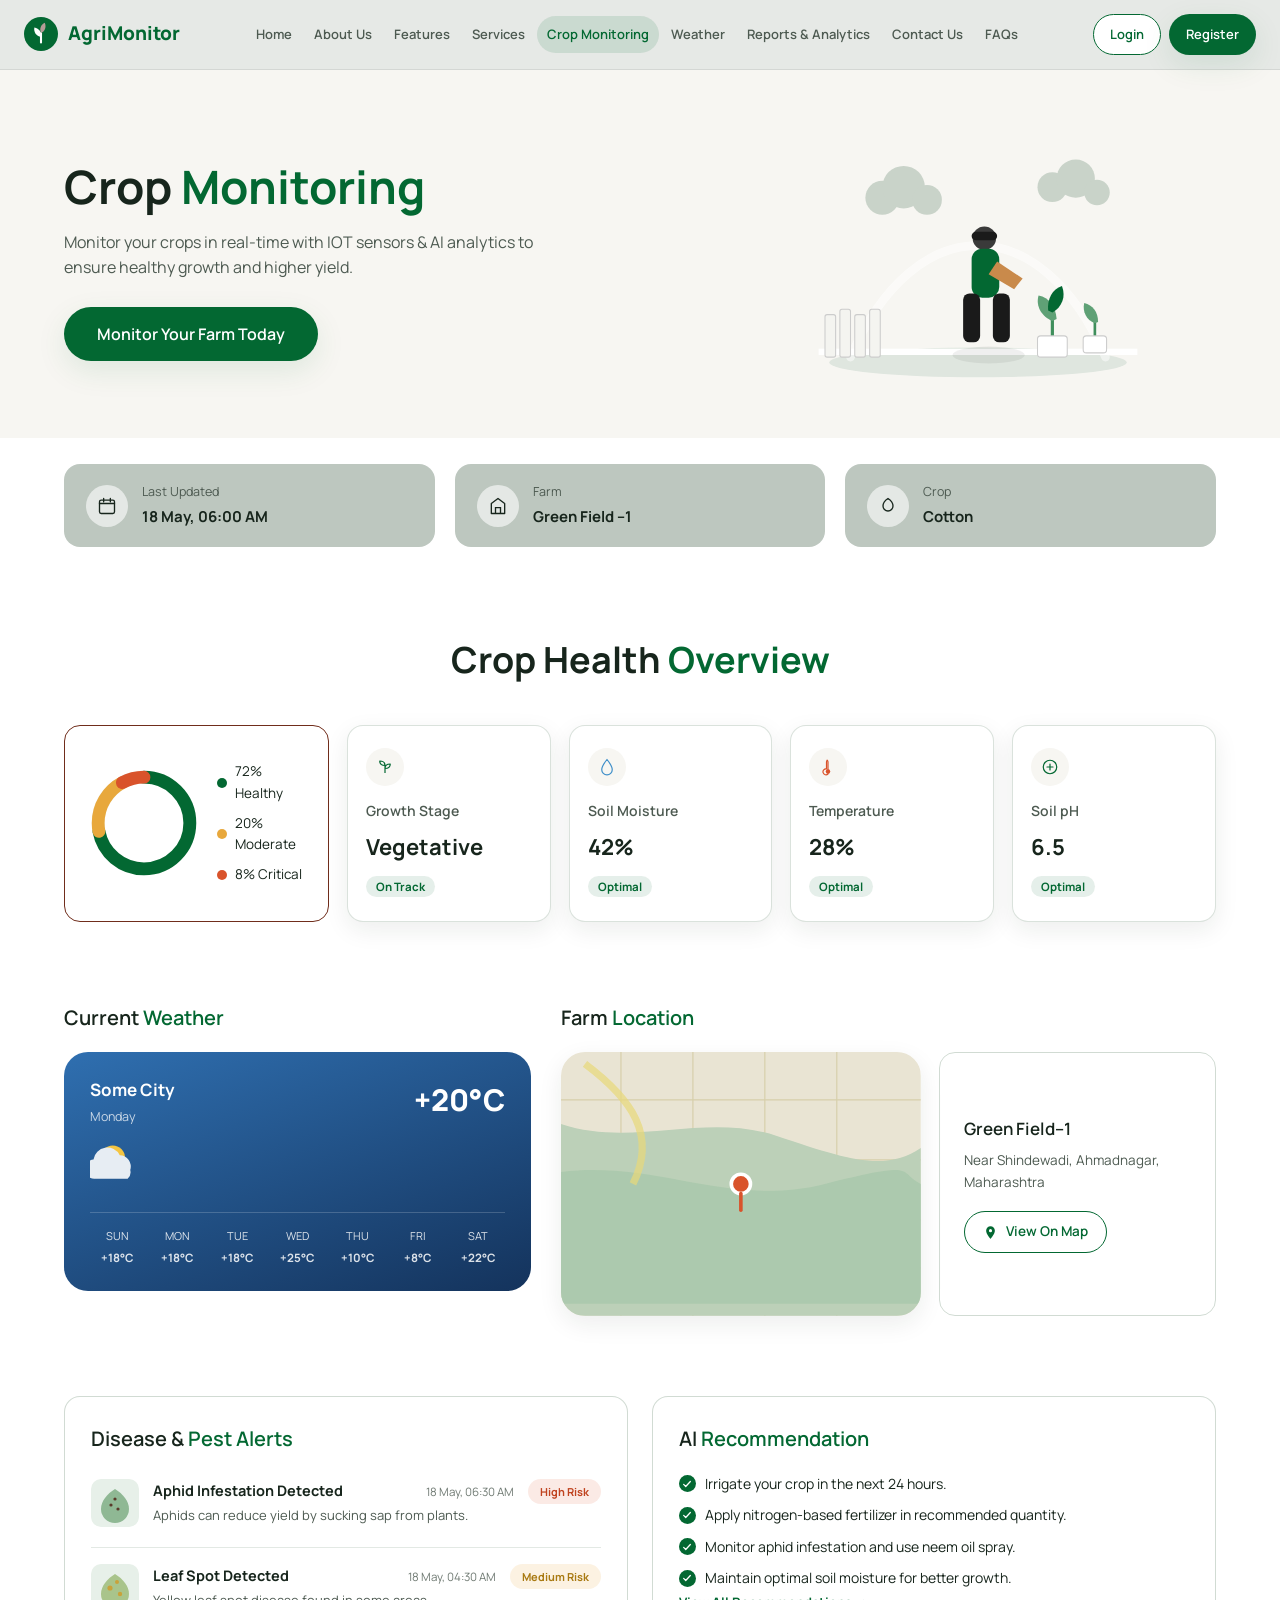
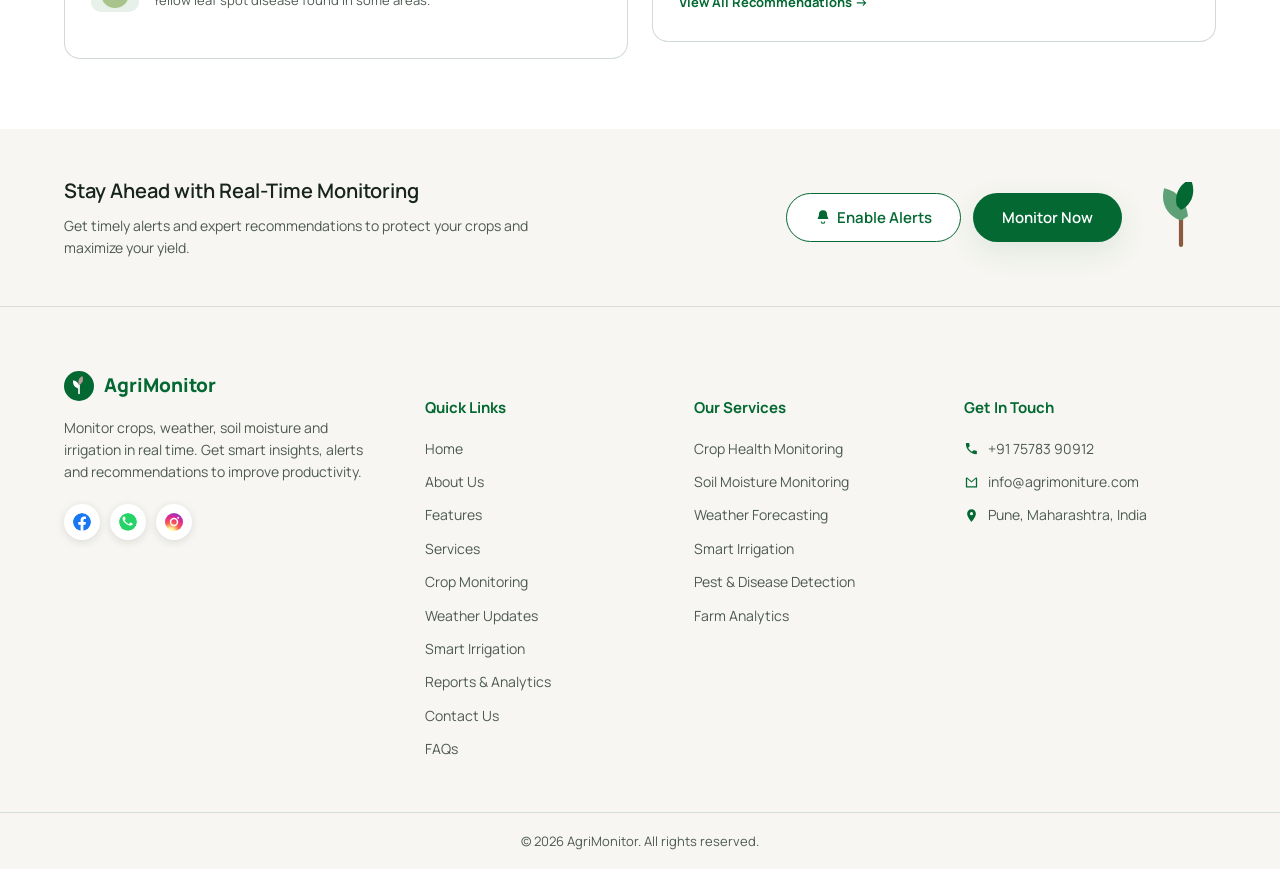
<file: crop-monitoring.html>
<!DOCTYPE html>
<html lang="en">
<head>
<meta charset="UTF-8">
<meta name="viewport" content="width=device-width, initial-scale=1.0">
<title>Crop Monitoring | AgriMonitor - Smart Farming, Better Tomorrow</title>
<link rel="preconnect" href="https://fonts.googleapis.com">
<link rel="preconnect" href="https://fonts.gstatic.com" crossorigin>
<link href="https://fonts.googleapis.com/css2?family=Manrope:wght@400;500;600;700;800&display=swap" rel="stylesheet">
<link rel="stylesheet" href="style.css">
</head>
<body>

<!-- ===== HEADER ===== -->
<header class="site-header" id="siteHeader">
  <div class="container header-inner">
    <a href="index.html" class="logo">
      <svg width="34" height="34" viewBox="0 0 36 36" fill="none" xmlns="http://www.w3.org/2000/svg">
        <circle cx="18" cy="18" r="18" fill="#036832"/>
        <path d="M18 27V17" stroke="#ffffff" stroke-width="2.2" stroke-linecap="round"/>
        <path d="M18 21c-5-1-8-5-7-10 5 1 8 5 7 10z" fill="#ffffff"/>
        <path d="M18 17c4-2 6-6 4-11-4 2-6 6-4 11z" fill="#B49D97"/>
      </svg>
      <div class="logo-text">
        <span class="logo-title">AgriMonitor</span>
        <span class="logo-sub">Smart Farming, Better Tomorrow</span>
      </div>
    </a>

    <nav class="main-nav" id="mainNav">
      <a href="index.html">Home</a>
      <a href="index.html#about">About Us</a>
      <a href="features.html">Features</a>
      <a href="services.html">Services</a>
      <a href="crop-monitoring.html" class="active">Crop Monitoring</a>
      <a href="weather.html">Weather</a>
     <a href="report.html">Reports &amp; Analytics</a>
      <a href="contact.html">Contact Us</a>
      <a href="faqs.html">FAQs</a>
    </nav>

    <div class="header-actions">
      <a href="login.html" class="btn btn-outline">Login</a>
      <a href="register.html" class="btn btn-solid">Register</a>
      <button class="hamburger" id="hamburger" aria-label="Toggle menu" aria-expanded="false">
        <span></span><span></span><span></span>
      </button>
    </div>
  </div>
</header>

<main>
<!-- ===== CROP MONITORING HERO ===== -->
<section class="cm-hero">
  <div class="container cm-hero-grid">
    <div class="cm-hero-text">
      <h1 class="cm-title">Crop <span>Monitoring</span></h1>
      <p class="cm-subtitle">
        Monitor your crops in real-time with IOT sensors &amp; AI analytics to ensure
        healthy growth and higher yield.
      </p>
      <button class="btn btn-solid btn-lg">Monitor Your Farm Today</button>
    </div>
    <div class="cm-hero-art" aria-hidden="true">
      <svg viewBox="0 0 320 240" class="hero-art-svg">
        <ellipse cx="160" cy="215" rx="140" ry="14" fill="#dfe6df"/>
        <path d="M40 210c60-140 180-140 240 0" fill="none" stroke="#fff" stroke-width="8" stroke-linecap="round" opacity=".5"/>
        <g fill="#c9d3c9">
          <circle cx="70" cy="60" r="16"/><circle cx="90" cy="50" r="20"/><circle cx="112" cy="62" r="14"/>
          <circle cx="230" cy="50" r="14"/><circle cx="252" cy="42" r="18"/><circle cx="272" cy="55" r="12"/>
        </g>
        <g stroke="#fff" stroke-width="6">
          <line x1="10" y1="205" x2="310" y2="205"/>
        </g>
        <!-- picket fence -->
        <g fill="#f4f4f0" stroke="#ccc" stroke-width="1">
          <rect x="16" y="170" width="10" height="40" rx="2"/>
          <rect x="30" y="165" width="10" height="45" rx="2"/>
          <rect x="44" y="170" width="10" height="40" rx="2"/>
          <rect x="58" y="165" width="10" height="45" rx="2"/>
        </g>
        <!-- gardener figure (simplified) -->
        <g transform="translate(150,90)">
          <ellipse cx="20" cy="118" rx="34" ry="8" fill="#00000010"/>
          <circle cx="16" cy="8" r="11" fill="#3a3a3a"/>
          <rect x="4" y="2" width="24" height="8" rx="4" fill="#1a1a1a"/>
          <rect x="4" y="18" width="26" height="46" rx="10" fill="#036832"/>
          <rect x="-4" y="60" width="16" height="46" rx="6" fill="#1a1a1a"/>
          <rect x="24" y="60" width="16" height="46" rx="6" fill="#1a1a1a"/>
          <path d="M28 30l24 16-8 10-24-14z" fill="#c98a4b"/>
        </g>
        <!-- potted plants -->
        <g transform="translate(230,150)">
          <path d="M0 40V16" stroke="#3f8f5c" stroke-width="3" stroke-linecap="round"/>
          <path d="M0 26c-10-4-16-14-13-24 10 2 16 10 17 22" fill="#5fa176"/>
          <path d="M0 18c9-5 13-15 9-25-9 3-14 12-13 23" fill="#036832"/>
          <rect x="-14" y="40" width="28" height="20" rx="3" fill="#fff" stroke="#ccc"/>
        </g>
        <g transform="translate(270,158)">
          <path d="M0 32V12" stroke="#3f8f5c" stroke-width="2.5" stroke-linecap="round"/>
          <path d="M0 20c-8-3-12-11-10-19 8 2 13 8 13 18" fill="#5fa176"/>
          <rect x="-11" y="32" width="22" height="16" rx="3" fill="#fff" stroke="#ccc"/>
        </g>
      </svg>
    </div>
  </div>
</section>

<!-- ===== QUICK INFO BAR ===== -->
<section class="cm-info-bar">
  <div class="container cm-info-grid">
    <div class="cm-info-card">
      <div class="cm-info-icon">
        <svg viewBox="0 0 24 24" fill="none"><rect x="3" y="5" width="18" height="16" rx="2" stroke="#17251c" stroke-width="1.6"/><path d="M3 9h18M8 3v4M16 3v4" stroke="#17251c" stroke-width="1.6" stroke-linecap="round"/></svg>
      </div>
      <div>
        <span class="cm-info-label">Last Updated</span>
        <strong class="cm-info-value">18 May, 06:00 AM</strong>
      </div>
    </div>
    <div class="cm-info-card">
      <div class="cm-info-icon">
        <svg viewBox="0 0 24 24" fill="none"><path d="M4 21V9l8-6 8 6v12H4z" stroke="#17251c" stroke-width="1.6" stroke-linejoin="round"/><path d="M9 21v-7h6v7" stroke="#17251c" stroke-width="1.6"/></svg>
      </div>
      <div>
        <span class="cm-info-label">Farm</span>
        <strong class="cm-info-value">Green Field &ndash;1</strong>
      </div>
    </div>
    <div class="cm-info-card">
      <div class="cm-info-icon">
        <svg viewBox="0 0 24 24" fill="none"><path d="M12 3c-3 2-6 5-6 9a6 6 0 0012 0c0-4-3-7-6-9z" stroke="#17251c" stroke-width="1.6" stroke-linejoin="round"/></svg>
      </div>
      <div>
        <span class="cm-info-label">Crop</span>
        <strong class="cm-info-value">Cotton</strong>
      </div>
    </div>
  </div>
</section>

<!-- ===== CROP HEALTH OVERVIEW ===== -->
<section class="cm-overview">
  <div class="container">
    <h2 class="section-title center">Crop Health <span>Overview</span></h2>
    <div class="overview-grid">
      <div class="donut-card">
        <div class="donut-wrap">
          <svg viewBox="0 0 120 120" class="donut-svg">
            <circle cx="60" cy="60" r="50" fill="none" stroke="#eef1ec" stroke-width="14"/>
            <circle cx="60" cy="60" r="50" fill="none" stroke="#036832" stroke-width="14"
              stroke-dasharray="226 314" stroke-dashoffset="0" transform="rotate(-90 60 60)" stroke-linecap="round"/>
            <circle cx="60" cy="60" r="50" fill="none" stroke="#e8a83c" stroke-width="14"
              stroke-dasharray="63 314" stroke-dashoffset="-226" transform="rotate(-90 60 60)" stroke-linecap="round"/>
            <circle cx="60" cy="60" r="50" fill="none" stroke="#d9532b" stroke-width="14"
              stroke-dasharray="25 314" stroke-dashoffset="-289" transform="rotate(-90 60 60)" stroke-linecap="round"/>
          </svg>
        </div>
        <ul class="donut-legend">
          <li><span class="dot dot--green"></span>72% Healthy</li>
          <li><span class="dot dot--amber"></span>20% Moderate</li>
          <li><span class="dot dot--red"></span>8% Critical</li>
        </ul>
      </div>

      <div class="stat-card">
        <div class="stat-icon"><svg viewBox="0 0 24 24" fill="none"><path d="M12 20V10M12 10c0-4-3-6-7-6 0 4 3 6 7 6zM12 14c0-4 3-6 7-6 0 4-3 6-7 6z" stroke="#036832" stroke-width="1.6" stroke-linejoin="round"/></svg></div>
        <h4>Growth Stage</h4>
        <strong>Vegetative</strong>
        <span class="stat-tag stat-tag--good">On Track</span>
      </div>

      <div class="stat-card">
        <div class="stat-icon"><svg viewBox="0 0 24 24" fill="none"><path d="M12 2c4 5 7 9 7 13.5A7 7 0 015 15.5C5 11 8 7 12 2z" stroke="#3f8fc9" stroke-width="1.6" stroke-linejoin="round"/></svg></div>
        <h4>Soil Moisture</h4>
        <strong>42%</strong>
        <span class="stat-tag stat-tag--good">Optimal</span>
      </div>

      <div class="stat-card">
        <div class="stat-icon"><svg viewBox="0 0 24 24" fill="none"><path d="M12 3a2 2 0 00-2 2v9.5a4 4 0 102 6.9V5a2 2 0 00-2-2z" stroke="#d9532b" stroke-width="1.6"/><circle cx="12" cy="18" r="3" fill="#d9532b"/></svg></div>
        <h4>Temperature</h4>
        <strong>28%</strong>
        <span class="stat-tag stat-tag--good">Optimal</span>
      </div>

      <div class="stat-card">
        <div class="stat-icon"><svg viewBox="0 0 24 24" fill="none"><circle cx="12" cy="12" r="9" stroke="#036832" stroke-width="1.6"/><path d="M8 12h8M12 8v8" stroke="#036832" stroke-width="1.6" stroke-linecap="round"/></svg></div>
        <h4>Soil pH</h4>
        <strong>6.5</strong>
        <span class="stat-tag stat-tag--good">Optimal</span>
      </div>
    </div>
  </div>
</section>

<!-- ===== WEATHER + LOCATION ===== -->
<section class="cm-weather-location">
  <div class="container weather-location-grid">
    <div>
      <h3 class="cm-subheading">Current <span>Weather</span></h3>
      <div class="weather-card">
        <div class="weather-top">
          <div>
            <strong class="weather-city">Some City</strong>
            <span class="weather-day">Monday</span>
          </div>
          <strong class="weather-temp">+20&deg;C</strong>
        </div>
        <div class="weather-icon-big">
          <svg viewBox="0 0 64 64" width="56" height="56"><circle cx="26" cy="26" r="14" fill="#f4c542"/><path d="M46 40a13 13 0 00-12-17 16 16 0 00-30 5 11 11 0 002 22h37a10 10 0 003-10z" fill="#e7edf3"/></svg>
        </div>
        <div class="weather-week">
          <div class="weather-day-col"><span>SUN</span><em>+18&deg;C</em></div>
          <div class="weather-day-col"><span>MON</span><em>+18&deg;C</em></div>
          <div class="weather-day-col"><span>TUE</span><em>+18&deg;C</em></div>
          <div class="weather-day-col"><span>WED</span><em>+25&deg;C</em></div>
          <div class="weather-day-col"><span>THU</span><em>+10&deg;C</em></div>
          <div class="weather-day-col"><span>FRI</span><em>+8&deg;C</em></div>
          <div class="weather-day-col"><span>SAT</span><em>+22&deg;C</em></div>
        </div>
      </div>
    </div>

    <div>
      <h3 class="cm-subheading">Farm <span>Location</span></h3>
      <div class="location-grid">
        <div class="map-card" aria-hidden="true">
          <svg viewBox="0 0 300 220" class="map-svg">
            <rect width="300" height="220" fill="#e9e4d3"/>
            <path d="M0 40h300M0 90h300M0 140h300M0 180h300" stroke="#d7cfab" stroke-width="1"/>
            <path d="M50 0v220M110 0v220M170 0v220M230 0v220" stroke="#d7cfab" stroke-width="1"/>
            <path d="M0 60c60 20 120-10 180 10s90 30 120 10v140H0z" fill="#bcd0b8"/>
            <path d="M0 100c80-10 140 30 220 10s60-10 80 0v100H0z" fill="#a9c9ac" opacity=".8"/>
            <path d="M20 10c40 30 60 60 40 100" stroke="#e8d97a" stroke-width="6" fill="none" opacity=".7"/>
            <circle cx="150" cy="110" r="8" fill="#d9532b" stroke="#fff" stroke-width="3"/>
            <path d="M150 118l0 14" stroke="#d9532b" stroke-width="3" stroke-linecap="round"/>
          </svg>
        </div>
        <div class="location-card">
          <h4>Green Field&ndash;1</h4>
          <p>Near Shindewadi, Ahmadnagar, Maharashtra</p>
          <a href="#" class="btn btn-outline location-btn">
            <svg viewBox="0 0 24 24" width="15" height="15"><path fill="currentColor" d="M12 2a7 7 0 00-7 7c0 5.3 7 13 7 13s7-7.7 7-13a7 7 0 00-7-7zm0 9.5A2.5 2.5 0 1112 6.5a2.5 2.5 0 010 5z"/></svg>
            View On Map
          </a>
        </div>
      </div>
    </div>
  </div>
</section>

<!-- ===== ALERTS + RECOMMENDATIONS ===== -->
<section class="cm-alerts">
  <div class="container alerts-grid">
    <div class="alerts-card">
      <h3 class="cm-subheading">Disease &amp; <span>Pest Alerts</span></h3>
      <div class="alert-item">
        <div class="alert-thumb alert-thumb--aphid" aria-hidden="true">
          <svg viewBox="0 0 48 48"><rect width="48" height="48" rx="8" fill="#e7f0e9"/><path d="M24 10c-8 5-14 12-14 20a14 14 0 0028 0c0-8-6-15-14-20z" fill="#8fb894"/><circle cx="20" cy="26" r="1.6" fill="#5a3a2a"/><circle cx="27" cy="30" r="1.6" fill="#5a3a2a"/><circle cx="24" cy="20" r="1.6" fill="#5a3a2a"/></svg>
        </div>
        <div class="alert-body">
          <div class="alert-heading">
            <h5>Aphid Infestation Detected</h5>
            <span class="alert-time">18 May, 06:30 AM</span>
          </div>
          <p>Aphids can reduce yield by sucking sap from plants.</p>
        </div>
        <span class="risk-badge risk-badge--high">High Risk</span>
      </div>

      <div class="alert-item">
        <div class="alert-thumb alert-thumb--leafspot" aria-hidden="true">
          <svg viewBox="0 0 48 48"><rect width="48" height="48" rx="8" fill="#e7f0e9"/><path d="M24 10c-8 5-14 12-14 20a14 14 0 0028 0c0-8-6-15-14-20z" fill="#a9c48b"/><circle cx="19" cy="24" r="2.6" fill="#c9a23a"/><circle cx="29" cy="30" r="2.2" fill="#c9a23a"/><circle cx="26" cy="18" r="2" fill="#c9a23a"/></svg>
        </div>
        <div class="alert-body">
          <div class="alert-heading">
            <h5>Leaf Spot Detected</h5>
            <span class="alert-time">18 May, 04:30 AM</span>
          </div>
          <p>Yellow leaf spot disease found in some areas.</p>
        </div>
        <span class="risk-badge risk-badge--medium">Medium Risk</span>
      </div>
    </div>

    <div class="recommend-card">
      <h3 class="cm-subheading">AI <span>Recommendation</span></h3>
      <ul class="service-checklist recommend-list">
        <li>Irrigate your crop in the next 24 hours.</li>
        <li>Apply nitrogen-based fertilizer in recommended quantity.</li>
        <li>Monitor aphid infestation and use neem oil spray.</li>
        <li>Maintain optimal soil moisture for better growth.</li>
      </ul>
      <a href="#" class="link-accent view-all-link">View All Recommendations &rarr;</a>
    </div>
  </div>
</section>

<!-- ===== CTA BANNER ===== -->
<section class="cm-cta">
  <div class="container cm-cta-grid">
    <div class="cm-cta-text">
      <h3>Stay Ahead with Real-Time Monitoring</h3>
      <p>Get timely alerts and expert recommendations to protect your crops and maximize your yield.</p>
    </div>
    <div class="cm-cta-actions">
      <button class="btn btn-outline">
        <svg viewBox="0 0 24 24" width="16" height="16" style="margin-right:6px;"><path fill="currentColor" d="M12 2a6 6 0 00-6 6c0 4-2 5-2 7h16c0-2-2-3-2-7a6 6 0 00-6-6z"/><path d="M9.5 19a2.5 2.5 0 005 0" stroke="currentColor" stroke-width="1.6" stroke-linecap="round" fill="none"/></svg>
        Enable Alerts
      </button>
      <button class="btn btn-solid">Monitor Now</button>
    </div>
    <div class="cm-cta-art" aria-hidden="true">
      <svg viewBox="0 0 100 100" width="70" height="70">
        <path d="M50 90V50" stroke="#8a5a3d" stroke-width="6" stroke-linecap="round"/>
        <path d="M50 55c-20-6-30-26-24-46 20 4 32 20 34 40" fill="#5fa176"/>
        <path d="M50 40c16-8 22-26 14-44-16 6-24 22-20 38" fill="#036832"/>
      </svg>
    </div>
  </div>
</section>
</main>

<!-- ===== FOOTER ===== -->
<footer class="site-footer">
  <div class="container footer-grid">
    <div class="footer-brand">
      <a href="index.html" class="logo">
        <svg width="30" height="30" viewBox="0 0 36 36" fill="none" xmlns="http://www.w3.org/2000/svg">
          <circle cx="18" cy="18" r="18" fill="#036832"/>
          <path d="M18 27V17" stroke="#ffffff" stroke-width="2" stroke-linecap="round"/>
          <path d="M18 21c-5-1-8-5-7-10 5 1 8 5 7 10z" fill="#ffffff"/>
          <path d="M18 17c4-2 6-6 4-11-4 2-6 6-4 11z" fill="#B49D97"/>
        </svg>
        <div class="logo-text">
          <span class="logo-title">AgriMonitor</span>
          <span class="logo-sub">Smart Farming, Better Tomorrow</span>
        </div>
      </a>
      <p>Monitor crops, weather, soil moisture and irrigation in real time. Get smart insights, alerts and recommendations to improve productivity.</p>
      <div class="social-row">
        <a href="#" aria-label="Facebook" class="social-icon social-icon--facebook">
          <svg viewBox="0 0 24 24" width="18" height="18"><path fill="#1877F2" d="M24 12.07C24 5.4 18.63 0 12 0S0 5.4 0 12.07C0 18.1 4.39 23.1 10.13 24v-8.44H7.08v-3.49h3.05V9.41c0-3.02 1.79-4.7 4.53-4.7 1.31 0 2.68.24 2.68.24v2.97h-1.51c-1.49 0-1.95.93-1.95 1.89v2.26h3.32l-.53 3.49h-2.79V24C19.61 23.1 24 18.1 24 12.07z"/></svg>
        </a>
        <a href="#" aria-label="WhatsApp" class="social-icon social-icon--whatsapp">
          <svg viewBox="0 0 24 24" width="18" height="18"><path fill="#25D366" d="M12 0C5.4 0 .1 5.3.1 11.9c0 2.1.6 4.1 1.6 5.9L0 24l6.3-1.7c1.7.9 3.7 1.4 5.7 1.4 6.6 0 11.9-5.3 11.9-11.9C23.9 5.3 18.6 0 12 0z"/><path fill="#fff" d="M17.5 15.3c-.3.7-1.5 1.4-2.1 1.4-.5.1-1.2.1-2-.2-.5-.2-1.1-.4-1.9-.7-3.2-1.4-5.3-4.6-5.5-4.8-.2-.2-1.3-1.7-1.3-3.3s.8-2.3 1.1-2.7c.3-.3.6-.4.8-.4h.6c.2 0 .4 0 .6.5.3.6.9 2.1 1 2.3.1.2.1.4 0 .6-.1.2-.2.4-.4.6-.2.2-.4.5-.5.6-.2.2-.4.4-.2.8.2.4 1 1.6 2.1 2.6 1.4 1.3 2.6 1.7 3 1.9.4.2.6.2.8-.1.2-.3.9-1 1.1-1.4.2-.4.5-.3.8-.2s2 .9 2.3 1.1.6.3.6.5c.1.2.1.9-.2 1.6z"/></svg>
        </a>
        <a href="#" aria-label="Instagram" class="social-icon social-icon--instagram">
          <svg viewBox="0 0 24 24" width="18" height="18"><defs><radialGradient id="igGrad" cx="30%" cy="107%" r="150%"><stop offset="0%" stop-color="#fdf497"/><stop offset="15%" stop-color="#fdf497"/><stop offset="35%" stop-color="#fd5949"/><stop offset="60%" stop-color="#d6249f"/><stop offset="90%" stop-color="#285AEB"/></radialGradient></defs><rect width="24" height="24" rx="6" fill="url(#igGrad)"/><path fill="#fff" d="M12 6.4a5.6 5.6 0 100 11.2 5.6 5.6 0 000-11.2zm0 9.2a3.6 3.6 0 110-7.2 3.6 3.6 0 010 7.2zM18.9 6.2a1.3 1.3 0 11-2.6 0 1.3 1.3 0 012.6 0z"/></svg>
        </a>
      </div>
    </div>

    <div class="footer-col">
      <h5>Quick Links</h5>
      <a href="index.html">Home</a>
      <a href="index.html#about">About Us</a>
      <a href="features.html">Features</a>
      <a href="services.html">Services</a>
      <a href="crop-monitoring.html">Crop Monitoring</a>
      <a href="#">Weather Updates</a>
      <a href="#">Smart Irrigation</a>
      <a href="#">Reports &amp; Analytics</a>
      <a href="#">Contact Us</a>
      <a href="#">FAQs</a>
    </div>

    <div class="footer-col">
      <h5>Our Services</h5>
      <a href="services.html">Crop Health Monitoring</a>
      <a href="services.html">Soil Moisture Monitoring</a>
      <a href="services.html">Weather Forecasting</a>
      <a href="services.html">Smart Irrigation</a>
      <a href="services.html">Pest &amp; Disease Detection</a>
      <a href="services.html">Farm Analytics</a>
    </div>

    <div class="footer-col footer-contact">
      <h5>Get In Touch</h5>
      <a class="contact-link" href="tel:+917578390912"><svg viewBox="0 0 24 24" width="15" height="15"><path fill="currentColor" d="M6.6 10.8c1.4 2.7 3.6 4.9 6.3 6.3l2.1-2.1c.3-.3.7-.4 1-.2 1.1.4 2.3.6 3.6.6.6 0 1 .4 1 1V20c0 .6-.4 1-1 1C10.6 21 3 13.4 3 4c0-.6.4-1 1-1h3.5c.6 0 1 .4 1 1 0 1.3.2 2.5.6 3.6.1.4 0 .8-.3 1L6.6 10.8z"/></svg> +91 75783 90912</a>
      <a class="contact-link" href="https://mail.google.com/mail/?view=cm&amp;fs=1&amp;to=info@agrimoniture.com" target="_blank" rel="noopener"><svg viewBox="0 0 24 24" width="15" height="15"><path fill="currentColor" d="M4 4h16a1 1 0 011 1v14a1 1 0 01-1 1H4a1 1 0 01-1-1V5a1 1 0 011-1zm8 8L5 6v12h14V6l-7 6zm0-2l7-6H5l7 6z"/></svg> info@agrimoniture.com</a>
      <a class="contact-link" href="https://www.google.com/maps/search/?api=1&amp;query=Pune,+Maharashtra,+India" target="_blank" rel="noopener"><svg viewBox="0 0 24 24" width="15" height="15"><path fill="currentColor" d="M12 2a7 7 0 00-7 7c0 5.3 7 13 7 13s7-7.7 7-13a7 7 0 00-7-7zm0 9.5A2.5 2.5 0 1112 6.5a2.5 2.5 0 010 5z"/></svg> Pune, Maharashtra, India</a>
    </div>
  </div>
  <div class="footer-bottom">
    <div class="container">&copy; 2026 AgriMonitor. All rights reserved.</div>
  </div>
</footer>

<script src="script.js"></script>
</body>
</html>
</file>
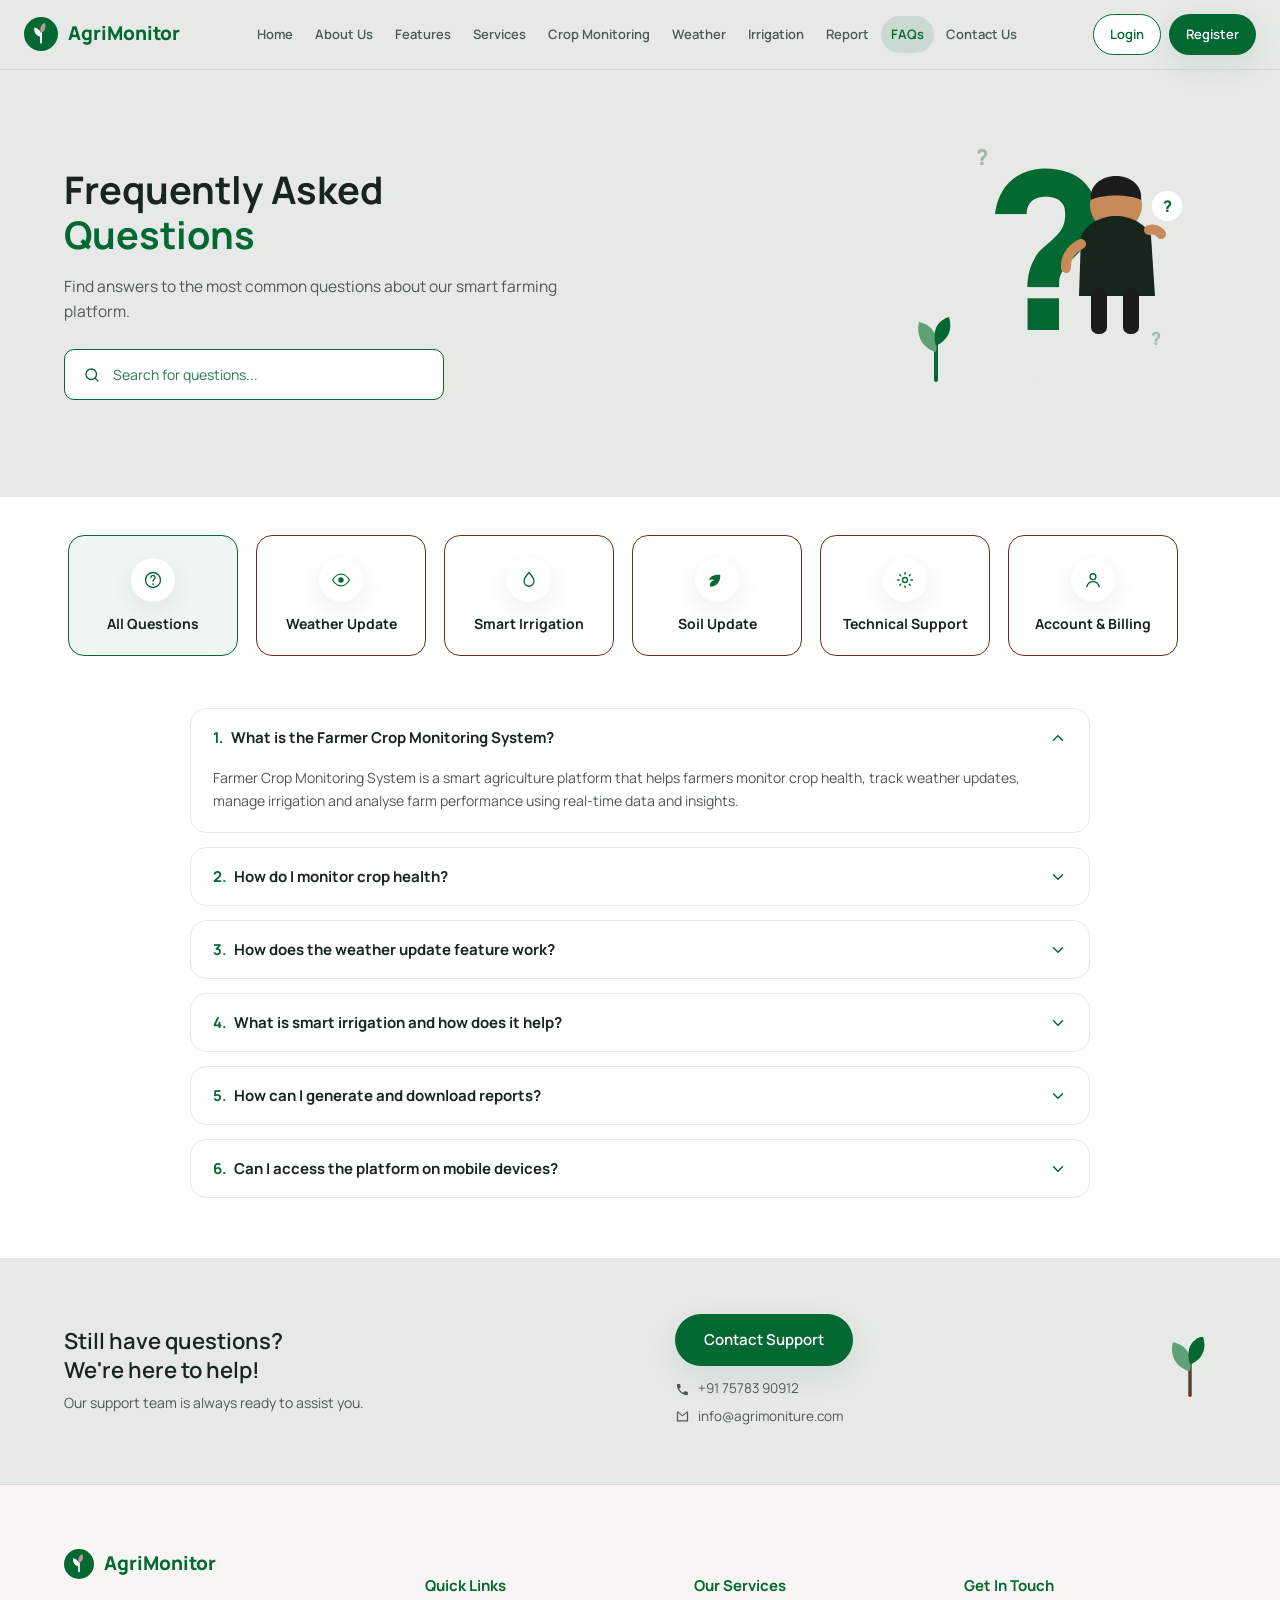
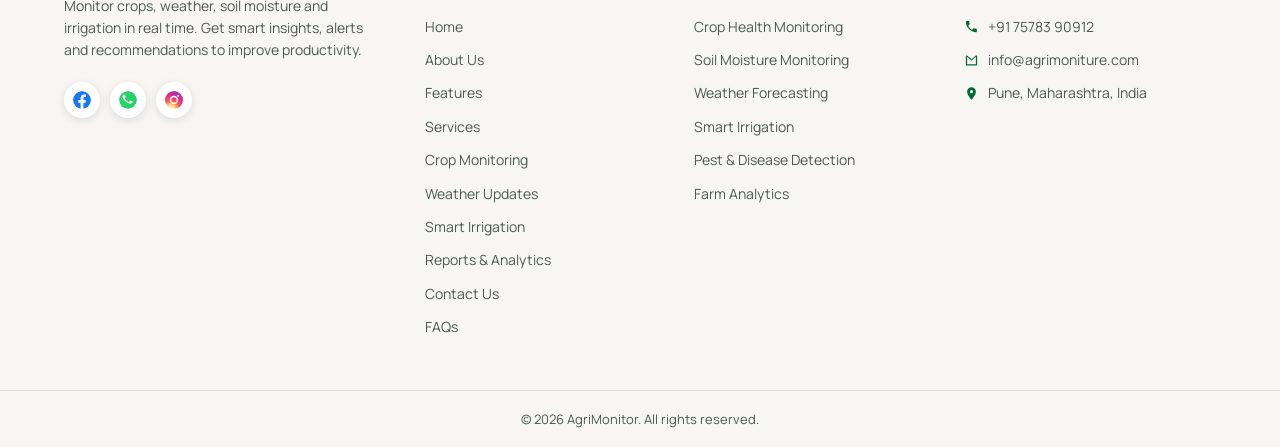
<file: faqs.html>
<!DOCTYPE html>
<html lang="en">
<head>
<meta charset="UTF-8">
<meta name="viewport" content="width=device-width, initial-scale=1.0">
<title>FAQs | AgriMonitor - Smart Farming, Better Tomorrow</title>
<link rel="preconnect" href="https://fonts.googleapis.com">
<link rel="preconnect" href="https://fonts.gstatic.com" crossorigin>
<link href="https://fonts.googleapis.com/css2?family=Manrope:wght@400;500;600;700;800&display=swap" rel="stylesheet">
<link rel="stylesheet" href="style.css">
</head>
<body>

<!-- ===== HEADER ===== -->
<header class="site-header" id="siteHeader">
  <div class="container header-inner">
    <a href="index.html" class="logo">
      <svg width="34" height="34" viewBox="0 0 36 36" fill="none" xmlns="http://www.w3.org/2000/svg">
        <circle cx="18" cy="18" r="18" fill="#036832"/>
        <path d="M18 27V17" stroke="#ffffff" stroke-width="2.2" stroke-linecap="round"/>
        <path d="M18 21c-5-1-8-5-7-10 5 1 8 5 7 10z" fill="#ffffff"/>
        <path d="M18 17c4-2 6-6 4-11-4 2-6 6-4 11z" fill="#B49D97"/>
      </svg>
      <div class="logo-text">
        <span class="logo-title">AgriMonitor</span>
        <span class="logo-sub">Smart Farming, Better Tomorrow</span>
      </div>
    </a>

    <nav class="main-nav" id="mainNav">
      <a href="index.html">Home</a>
      <a href="index.html#about">About Us</a>
      <a href="features.html">Features</a>
      <a href="services.html">Services</a>
      <a href="crop-monitoring.html">Crop Monitoring</a>
      <a href="weather.html">Weather</a>
      <a href="irrigation.html">Irrigation</a>
      <a href="report.html">Report</a>
      <a href="faqs.html" class="active">FAQs</a>
      <a href="contact.html">Contact Us</a>
    </nav>

    <div class="header-actions">
      <a href="login.html" class="btn btn-outline">Login</a>
      <a href="register.html" class="btn btn-solid">Register</a>
      <button class="hamburger" id="hamburger" aria-label="Toggle menu" aria-expanded="false">
        <span></span><span></span><span></span>
      </button>
    </div>
  </div>
</header>

<main>

  <!-- ===== HERO ===== -->
  <section class="faqs-hero">
    <div class="container faqs-hero-inner">
      <div class="faqs-hero-copy">
        <h1>Frequently Asked<br><span>Questions</span></h1>
        <p>Find answers to the most common questions about our smart farming platform.</p>
        <div class="faqs-search">
          <svg viewBox="0 0 24 24" width="18" height="18"><circle cx="11" cy="11" r="7" stroke="#036832" stroke-width="1.8" fill="none"/><path d="M20 20l-3.5-3.5" stroke="#036832" stroke-width="1.8" stroke-linecap="round"/></svg>
          <input type="text" id="faqSearch" placeholder="Search for questions...">
        </div>
      </div>

      <div class="faqs-hero-art" aria-hidden="true">
        <svg viewBox="0 0 300 300" width="100%" height="100%">
          <path d="M20 250c50-10 90 8 130-4s90-20 130-2v56H20z" fill="#E6E9E6"/>
          <g transform="translate(20,190)">
            <path d="M0 60V20" stroke="#036832" stroke-width="4" stroke-linecap="round"/>
            <path d="M0 32c-14-4-20-16-17-30 14 3 20 14 17 30z" fill="#5fa176"/>
            <path d="M0 26c12-6 17-16 13-29-13 4-17 15-13 29z" fill="#036832"/>
          </g>
          <text x="130" y="200" font-family="Manrope, sans-serif" font-size="220" font-weight="800" fill="#036832" text-anchor="middle">?</text>
          <g transform="translate(155,40)">
            <circle cx="45" cy="35" r="26" fill="#c98a5a"/>
            <path d="M20 30c-2-14 10-24 25-24s27 10 25 24c-10-6-40-6-50 0z" fill="#1c1c1c"/>
            <path d="M10 66c5-12 20-20 35-20s30 8 35 20l4 60H8z" fill="#17251c"/>
            <path d="M10 74c-10 5-16 14-15 24" stroke="#c98a5a" stroke-width="10" stroke-linecap="round" fill="none"/>
            <path d="M78 60c8-2 12 4 12 4" stroke="#c98a5a" stroke-width="10" stroke-linecap="round" fill="none"/>
            <rect x="20" y="118" width="16" height="46" rx="7" fill="#1c1c1c"/>
            <rect x="52" y="118" width="16" height="46" rx="7" fill="#1c1c1c"/>
          </g>
          <g transform="translate(235,60)">
            <circle cx="16" cy="16" r="16" fill="#fff" stroke="#E6E9E6" stroke-width="1.5"/>
            <text x="16" y="22" font-family="Manrope, sans-serif" font-size="16" font-weight="800" fill="#036832" text-anchor="middle">?</text>
          </g>
          <text x="60" y="35" font-family="Manrope, sans-serif" font-size="22" font-weight="800" fill="#A3B7A7">?</text>
          <text x="235" y="215" font-family="Manrope, sans-serif" font-size="18" font-weight="800" fill="#A3B7A7">?</text>
        </svg>
      </div>
    </div>
  </section>

  <!-- ===== CATEGORY FILTERS ===== -->
  <section class="faqs-categories">
    <div class="container faqs-cat-wrap">
      <button class="scroll-btn scroll-btn--left" id="faqScrollLeft" aria-label="Scroll categories left">
        <svg viewBox="0 0 24 24" width="18" height="18"><path d="M15 6l-6 6 6 6" stroke="#fff" stroke-width="2" fill="none" stroke-linecap="round" stroke-linejoin="round"/></svg>
      </button>
      <div class="faqs-cat-track" id="faqCatTrack">
        <button class="faqs-cat-pill is-active" data-category="all">
          <span class="faqs-cat-icon">
            <svg viewBox="0 0 24 24" width="20" height="20" fill="none"><circle cx="12" cy="12" r="9" stroke="#036832" stroke-width="1.6"/><path d="M9.5 9a2.5 2.5 0 114 2c-.9.7-1.5 1.2-1.5 2.5" stroke="#036832" stroke-width="1.6" stroke-linecap="round"/><circle cx="12" cy="17" r="1" fill="#036832"/></svg>
          </span>
          <span>All Questions</span>
        </button>
        <button class="faqs-cat-pill" data-category="weather">
          <span class="faqs-cat-icon">
            <svg viewBox="0 0 24 24" width="20" height="20" fill="none"><path d="M2 12s3.5-7 10-7 10 7 10 7-3.5 7-10 7-10-7-10-7z" stroke="#036832" stroke-width="1.5"/><circle cx="12" cy="12" r="3.2" fill="#036832"/></svg>
          </span>
          <span>Weather Update</span>
        </button>
        <button class="faqs-cat-pill" data-category="irrigation">
          <span class="faqs-cat-icon">
            <svg viewBox="0 0 24 24" width="20" height="20" fill="none"><path d="M12 3s6 6.5 6 10.5A6 6 0 016 13.5C6 9.5 12 3 12 3z" stroke="#036832" stroke-width="1.6"/></svg>
          </span>
          <span>Smart Irrigation</span>
        </button>
        <button class="faqs-cat-pill" data-category="soil">
          <span class="faqs-cat-icon">
            <svg viewBox="0 0 24 24" width="20" height="20" fill="none"><path d="M4 20c8 0 12-6 12-14 0 0-10-2-14 6 3-1 5-1 7 0-4 1-6 4-5 8z" fill="#036832"/></svg>
          </span>
          <span>Soil Update</span>
        </button>
        <button class="faqs-cat-pill" data-category="technical">
          <span class="faqs-cat-icon">
            <svg viewBox="0 0 24 24" width="20" height="20" fill="none"><circle cx="12" cy="12" r="3" stroke="#036832" stroke-width="1.6"/><path d="M12 3v2M12 19v2M3 12h2M19 12h2M5.6 5.6l1.4 1.4M17 17l1.4 1.4M18.4 5.6L17 7M7 17l-1.4 1.4" stroke="#036832" stroke-width="1.6" stroke-linecap="round"/></svg>
          </span>
          <span>Technical Support</span>
        </button>
        <button class="faqs-cat-pill" data-category="account">
          <span class="faqs-cat-icon">
            <svg viewBox="0 0 24 24" width="20" height="20" fill="none"><circle cx="12" cy="8" r="3.5" stroke="#036832" stroke-width="1.6"/><path d="M4.5 20c1.5-4.5 5-6 7.5-6s6 1.5 7.5 6" stroke="#036832" stroke-width="1.6" stroke-linecap="round"/></svg>
          </span>
          <span>Account &amp; Billing</span>
        </button>
      </div>
      <button class="scroll-btn scroll-btn--right" id="faqScrollRight" aria-label="Scroll categories right">
        <svg viewBox="0 0 24 24" width="18" height="18"><path d="M9 6l6 6-6 6" stroke="#fff" stroke-width="2" fill="none" stroke-linecap="round" stroke-linejoin="round"/></svg>
      </button>
    </div>
  </section>

  <!-- ===== FAQ LIST ===== -->
  <section class="faqs-list-section">
    <div class="container">
      <div class="faqs-list" id="faqsList">

        <div class="faqs-item" data-category="all" data-question="what is the farmer crop monitoring system">
          <button class="faqs-question" aria-expanded="true">
            <span><span class="faqs-num">1.</span> What is the Farmer Crop Monitoring System?</span>
            <svg class="faqs-chevron" viewBox="0 0 24 24" width="18" height="18"><path d="M6 9l6 6 6-6" stroke="#036832" stroke-width="2" fill="none" stroke-linecap="round" stroke-linejoin="round"/></svg>
          </button>
          <div class="faqs-answer">
            <p>Farmer Crop Monitoring System is a smart agriculture platform that helps farmers monitor crop health, track weather updates, manage irrigation and analyse farm performance using real-time data and insights.</p>
          </div>
        </div>

        <div class="faqs-item" data-category="soil" data-question="how do i monitor crop health">
          <button class="faqs-question" aria-expanded="false">
            <span><span class="faqs-num">2.</span> How do I monitor crop health?</span>
            <svg class="faqs-chevron" viewBox="0 0 24 24" width="18" height="18"><path d="M6 9l6 6 6-6" stroke="#036832" stroke-width="2" fill="none" stroke-linecap="round" stroke-linejoin="round"/></svg>
          </button>
          <div class="faqs-answer">
            <p>Open Crop Monitoring from the main menu to see live health scores, growth stage, and soil condition for each field. Sensors and satellite data feed the dashboard automatically, and you'll get an alert if a field needs attention.</p>
          </div>
        </div>

        <div class="faqs-item" data-category="weather" data-question="how does the weather update feature work">
          <button class="faqs-question" aria-expanded="false">
            <span><span class="faqs-num">3.</span> How does the weather update feature work?</span>
            <svg class="faqs-chevron" viewBox="0 0 24 24" width="18" height="18"><path d="M6 9l6 6 6-6" stroke="#036832" stroke-width="2" fill="none" stroke-linecap="round" stroke-linejoin="round"/></svg>
          </button>
          <div class="faqs-answer">
            <p>The Weather page pulls live conditions and short-term forecasts for your exact field location — temperature, humidity, rainfall, and wind — plus alerts for heavy rain, heat waves, or strong winds so you can plan farm activities ahead of time.</p>
          </div>
        </div>

        <div class="faqs-item" data-category="irrigation" data-question="what is smart irrigation and how does it help">
          <button class="faqs-question" aria-expanded="false">
            <span><span class="faqs-num">4.</span> What is smart irrigation and how does it help?</span>
            <svg class="faqs-chevron" viewBox="0 0 24 24" width="18" height="18"><path d="M6 9l6 6 6-6" stroke="#036832" stroke-width="2" fill="none" stroke-linecap="round" stroke-linejoin="round"/></svg>
          </button>
          <div class="faqs-answer">
            <p>Smart irrigation uses real-time soil moisture and weather data to schedule watering automatically, so crops get exactly the water they need. It can reduce water usage by up to 40% while improving yield consistency.</p>
          </div>
        </div>

        <div class="faqs-item" data-category="technical" data-question="how can i generate and download reports">
          <button class="faqs-question" aria-expanded="false">
            <span><span class="faqs-num">5.</span> How can I generate and download reports?</span>
            <svg class="faqs-chevron" viewBox="0 0 24 24" width="18" height="18"><path d="M6 9l6 6 6-6" stroke="#036832" stroke-width="2" fill="none" stroke-linecap="round" stroke-linejoin="round"/></svg>
          </button>
          <div class="faqs-answer">
            <p>Go to the Report page and choose a category — Crop, Weather, Irrigation, Soil, or Pest &amp; Disease. From there you can download the report as a PDF, Excel, or CSV file in your preferred format.</p>
          </div>
        </div>

        <div class="faqs-item" data-category="technical" data-question="can i access the platform on mobile devices">
          <button class="faqs-question" aria-expanded="false">
            <span><span class="faqs-num">6.</span> Can I access the platform on mobile devices?</span>
            <svg class="faqs-chevron" viewBox="0 0 24 24" width="18" height="18"><path d="M6 9l6 6 6-6" stroke="#036832" stroke-width="2" fill="none" stroke-linecap="round" stroke-linejoin="round"/></svg>
          </button>
          <div class="faqs-answer">
            <p>Yes — AgriMonitor is fully responsive and works in any mobile browser, so you can check crop health, weather, and alerts from your phone or tablet without installing anything extra.</p>
          </div>
        </div>

      </div>

      <div class="faqs-empty" id="faqsEmpty">
        <p>No questions found. Try a different search term or category.</p>
      </div>
    </div>
  </section>

  <!-- ===== CTA / SUPPORT ===== -->
  <section class="faqs-cta">
    <div class="container faqs-cta-inner">
      <div class="faqs-cta-copy">
        <h3>Still have questions?<br><span>We're here to help!</span></h3>
        <p>Our support team is always ready to assist you.</p>
      </div>

      <div class="faqs-cta-actions">
        <a href="contact.html" class="btn btn-solid">Contact Support</a>
        <div class="faqs-cta-contacts">
          <a href="tel:+917578390912"><svg viewBox="0 0 24 24" width="15" height="15"><path fill="currentColor" d="M6.6 10.8c1.4 2.7 3.6 4.9 6.3 6.3l2.1-2.1c.3-.3.7-.4 1-.2 1.1.4 2.3.6 3.6.6.6 0 1 .4 1 1V20c0 .6-.4 1-1 1C10.6 21 3 13.4 3 4c0-.6.4-1 1-1h3.5c.6 0 1 .4 1 1 0 1.3.2 2.5.6 3.6.1.4 0 .8-.3 1L6.6 10.8z"/></svg> +91 75783 90912</a>
          <a href="https://mail.google.com/mail/?view=cm&fs=1&to=info@agrimoniture.com" target="_blank" rel="noopener"><svg viewBox="0 0 24 24" width="15" height="15"><path fill="currentColor" d="M4 4h16a1 1 0 011 1v14a1 1 0 01-1 1H4a1 1 0 01-1-1V5a1 1 0 011-1zm8 8L5 6v12h14V6l-7 6zm0-2l7-6H5l7 6z"/></svg> info@agrimoniture.com</a>
        </div>
      </div>

      <div class="faqs-cta-art" aria-hidden="true">
        <svg viewBox="0 0 60 70" width="52" height="60">
          <path d="M30 68V32" stroke="#5a3a2a" stroke-width="4" stroke-linecap="round"/>
          <path d="M30 40c-16-4-24-18-20-34 16 3 24 16 20 34z" fill="#5fa176"/>
          <path d="M30 32c15-6 20-19 15-33-15 4-20 17-15 33z" fill="#036832"/>
        </svg>
      </div>
    </div>
  </section>

</main>

<!-- ===== FOOTER ===== -->
<footer class="site-footer">
  <div class="container footer-grid">
    <div class="footer-brand">
      <a href="index.html" class="logo">
        <svg width="30" height="30" viewBox="0 0 36 36" fill="none" xmlns="http://www.w3.org/2000/svg">
          <circle cx="18" cy="18" r="18" fill="#036832"/>
          <path d="M18 27V17" stroke="#ffffff" stroke-width="2" stroke-linecap="round"/>
          <path d="M18 21c-5-1-8-5-7-10 5 1 8 5 7 10z" fill="#ffffff"/>
          <path d="M18 17c4-2 6-6 4-11-4 2-6 6-4 11z" fill="#B49D97"/>
        </svg>
        <div class="logo-text">
          <span class="logo-title">AgriMonitor</span>
          <span class="logo-sub">Smart Farming, Better Tomorrow</span>
        </div>
      </a>
      <p>Monitor crops, weather, soil moisture and irrigation in real time. Get smart insights, alerts and recommendations to improve productivity.</p>
      <div class="social-row">
        <a href="#" aria-label="Facebook" class="social-icon social-icon--facebook">
          <svg viewBox="0 0 24 24" width="18" height="18"><path fill="#1877F2" d="M24 12.07C24 5.4 18.63 0 12 0S0 5.4 0 12.07C0 18.1 4.39 23.1 10.13 24v-8.44H7.08v-3.49h3.05V9.41c0-3.02 1.79-4.7 4.53-4.7 1.31 0 2.68.24 2.68.24v2.97h-1.51c-1.49 0-1.95.93-1.95 1.89v2.26h3.32l-.53 3.49h-2.79V24C19.61 23.1 24 18.1 24 12.07z"/></svg>
        </a>
        <a href="#" aria-label="WhatsApp" class="social-icon social-icon--whatsapp">
          <svg viewBox="0 0 24 24" width="18" height="18"><path fill="#25D366" d="M12 0C5.4 0 .1 5.3.1 11.9c0 2.1.6 4.1 1.6 5.9L0 24l6.3-1.7c1.7.9 3.7 1.4 5.7 1.4 6.6 0 11.9-5.3 11.9-11.9C23.9 5.3 18.6 0 12 0z"/><path fill="#fff" d="M17.5 15.3c-.3.7-1.5 1.4-2.1 1.4-.5.1-1.2.1-2-.2-.5-.2-1.1-.4-1.9-.7-3.2-1.4-5.3-4.6-5.5-4.8-.2-.2-1.3-1.7-1.3-3.3s.8-2.3 1.1-2.7c.3-.3.6-.4.8-.4h.6c.2 0 .4 0 .6.5.3.6.9 2.1 1 2.3.1.2.1.4 0 .6-.1.2-.2.4-.4.6-.2.2-.4.5-.5.6-.2.2-.4.4-.2.8.2.4 1 1.6 2.1 2.6 1.4 1.3 2.6 1.7 3 1.9.4.2.6.2.8-.1.2-.3.9-1 1.1-1.4.2-.4.5-.3.8-.2s2 .9 2.3 1.1.6.3.6.5c.1.2.1.9-.2 1.6z"/></svg>
        </a>
        <a href="#" aria-label="Instagram" class="social-icon social-icon--instagram">
          <svg viewBox="0 0 24 24" width="18" height="18"><defs><radialGradient id="igGrad6" cx="30%" cy="107%" r="150%"><stop offset="0%" stop-color="#fdf497"/><stop offset="15%" stop-color="#fdf497"/><stop offset="35%" stop-color="#fd5949"/><stop offset="60%" stop-color="#d6249f"/><stop offset="90%" stop-color="#285AEB"/></radialGradient></defs><rect width="24" height="24" rx="6" fill="url(#igGrad6)"/><path fill="#fff" d="M12 6.4a5.6 5.6 0 100 11.2 5.6 5.6 0 000-11.2zm0 9.2a3.6 3.6 0 110-7.2 3.6 3.6 0 010 7.2zM18.9 6.2a1.3 1.3 0 11-2.6 0 1.3 1.3 0 012.6 0z"/></svg>
        </a>
      </div>
    </div>

    <div class="footer-col">
      <h5>Quick Links</h5>
      <a href="index.html">Home</a>
      <a href="index.html#about">About Us</a>
      <a href="features.html">Features</a>
      <a href="services.html">Services</a>
      <a href="crop-monitoring.html">Crop Monitoring</a>
      <a href="weather.html">Weather Updates</a>
      <a href="irrigation.html">Smart Irrigation</a>
      <a href="report.html">Reports &amp; Analytics</a>
      <a href="contact.html">Contact Us</a>
      <a href="faqs.html">FAQs</a>
    </div>

    <div class="footer-col">
      <h5>Our Services</h5>
      <a href="services.html">Crop Health Monitoring</a>
      <a href="services.html">Soil Moisture Monitoring</a>
      <a href="services.html">Weather Forecasting</a>
      <a href="services.html">Smart Irrigation</a>
      <a href="services.html">Pest &amp; Disease Detection</a>
      <a href="services.html">Farm Analytics</a>
    </div>

    <div class="footer-col footer-contact">
      <h5>Get In Touch</h5>
      <a class="contact-link" href="tel:+917578390912"><svg viewBox="0 0 24 24" width="15" height="15"><path fill="currentColor" d="M6.6 10.8c1.4 2.7 3.6 4.9 6.3 6.3l2.1-2.1c.3-.3.7-.4 1-.2 1.1.4 2.3.6 3.6.6.6 0 1 .4 1 1V20c0 .6-.4 1-1 1C10.6 21 3 13.4 3 4c0-.6.4-1 1-1h3.5c.6 0 1 .4 1 1 0 1.3.2 2.5.6 3.6.1.4 0 .8-.3 1L6.6 10.8z"/></svg> +91 75783 90912</a>
      <a class="contact-link" href="https://mail.google.com/mail/?view=cm&amp;fs=1&amp;to=info@agrimoniture.com" target="_blank" rel="noopener"><svg viewBox="0 0 24 24" width="15" height="15"><path fill="currentColor" d="M4 4h16a1 1 0 011 1v14a1 1 0 01-1 1H4a1 1 0 01-1-1V5a1 1 0 011-1zm8 8L5 6v12h14V6l-7 6zm0-2l7-6H5l7 6z"/></svg> info@agrimoniture.com</a>
      <a class="contact-link" href="https://www.google.com/maps/search/?api=1&amp;query=Pune,+Maharashtra,+India" target="_blank" rel="noopener"><svg viewBox="0 0 24 24" width="15" height="15"><path fill="currentColor" d="M12 2a7 7 0 00-7 7c0 5.3 7 13 7 13s7-7.7 7-13a7 7 0 00-7-7zm0 9.5A2.5 2.5 0 1112 6.5a2.5 2.5 0 010 5z"/></svg> Pune, Maharashtra, India</a>
    </div>
  </div>
  <div class="footer-bottom">
    <div class="container">
      <p>© 2026 AgriMonitor. All rights reserved.</p>
    </div>
  </div>
</footer>

<script src="script.js"></script>
<script src="faqs.js"></script>
</body>
</html>
</file>
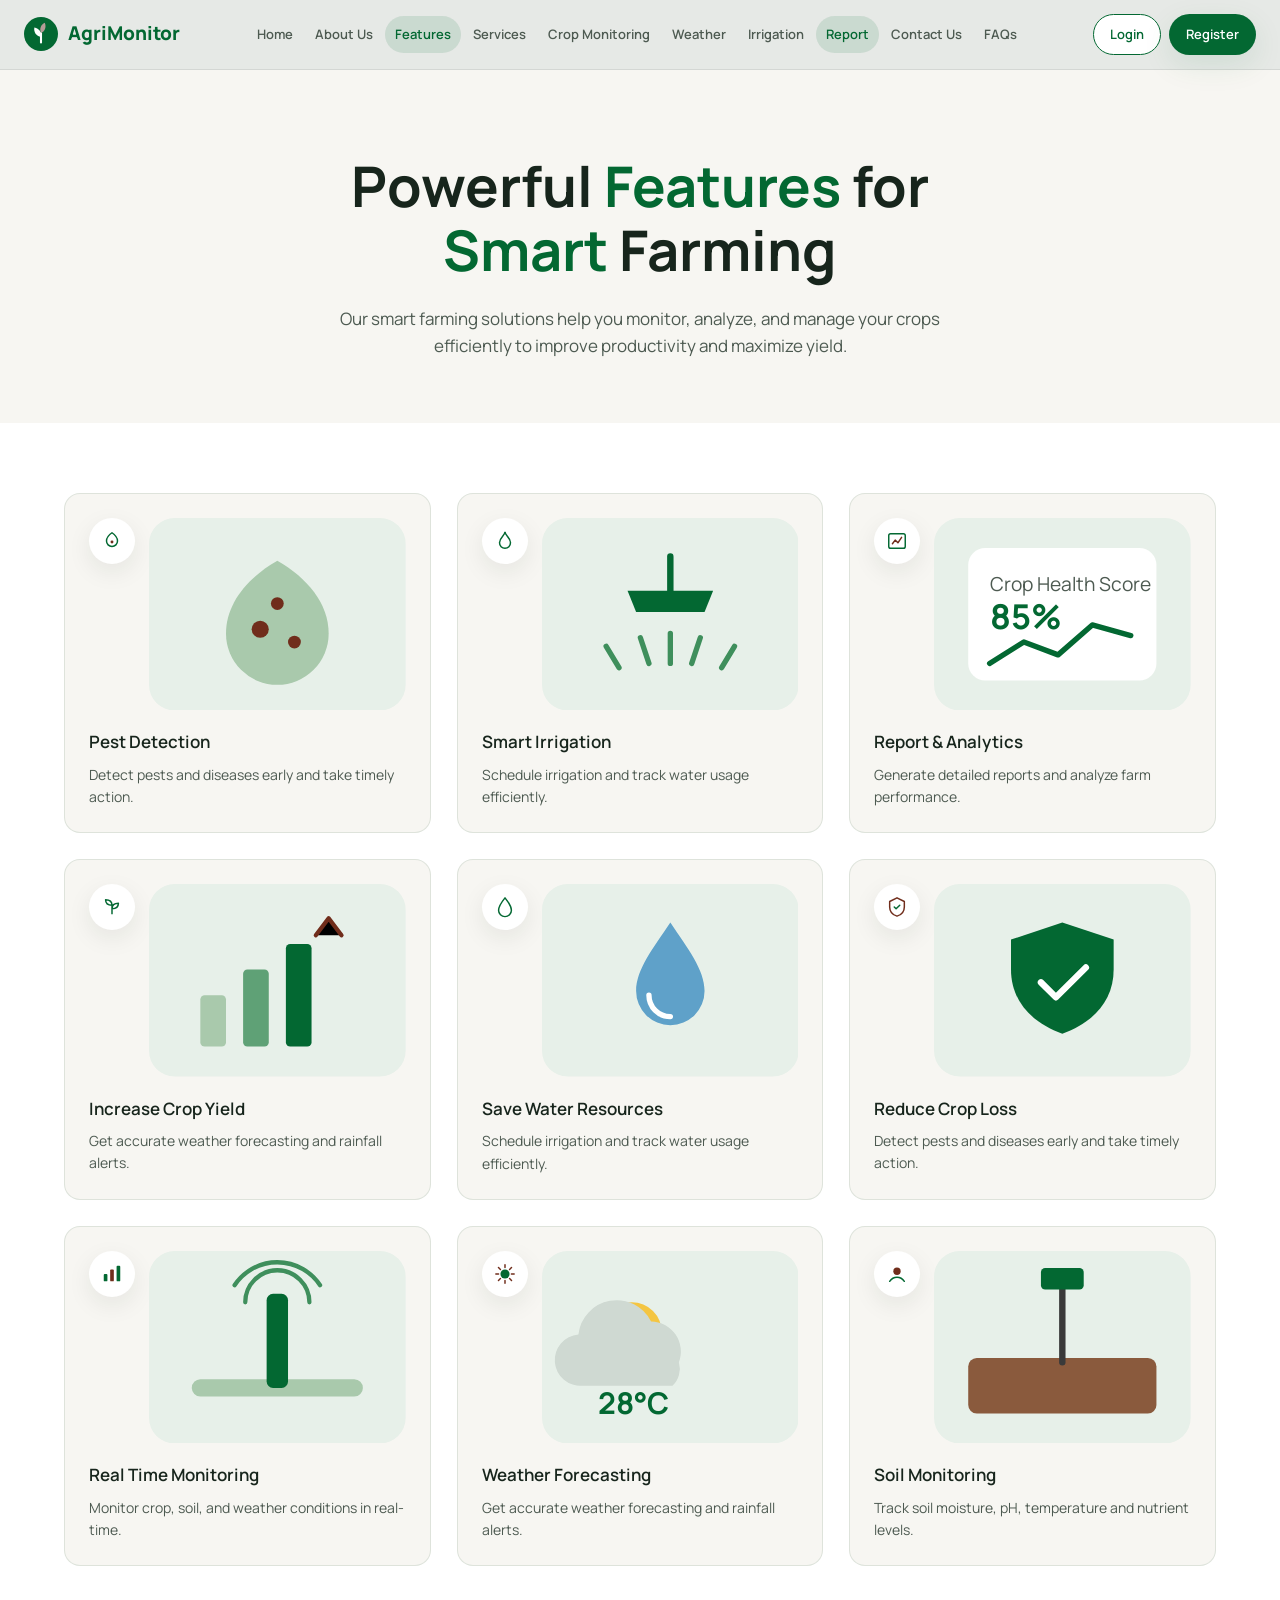
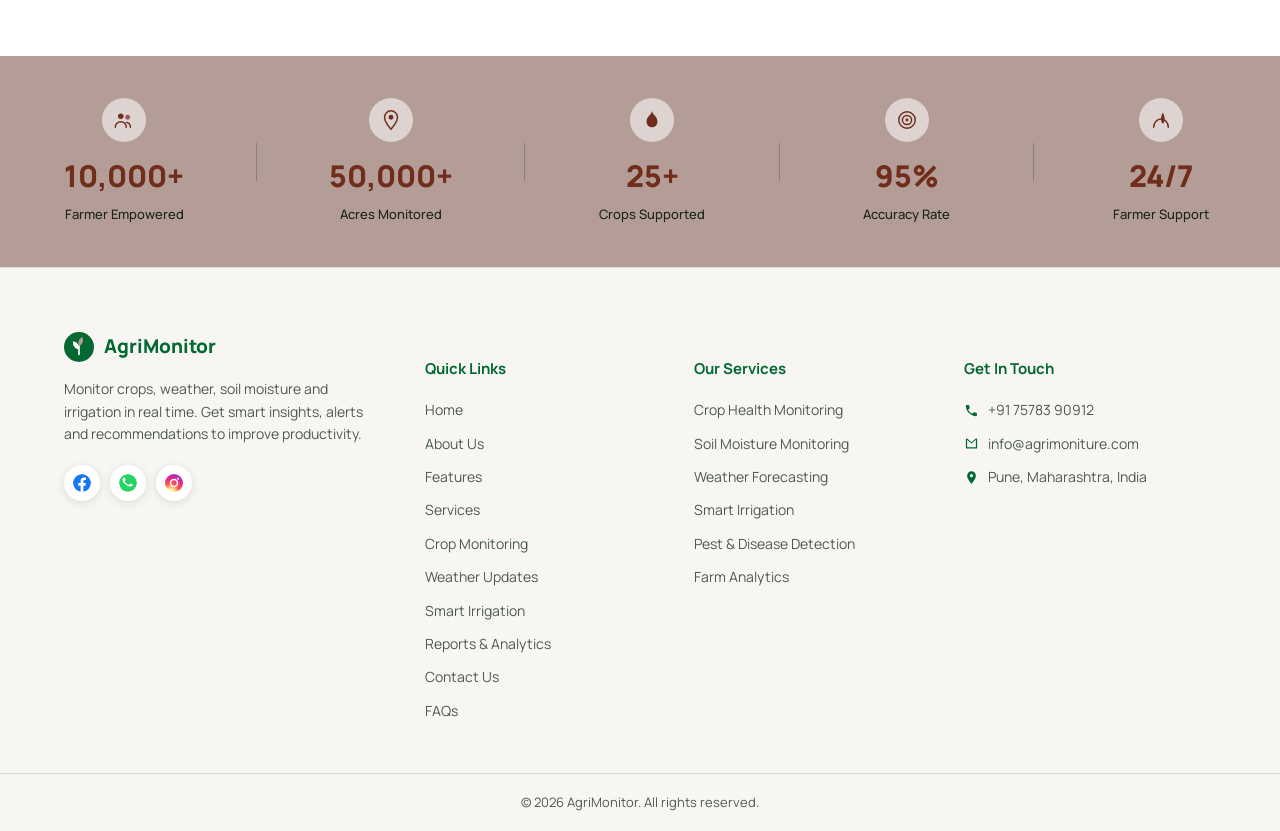
<file: features.html>
<!DOCTYPE html>
<html lang="en">
<head>
<meta charset="UTF-8">
<meta name="viewport" content="width=device-width, initial-scale=1.0">
<title>Features | AgriMonitor - Smart Farming, Better Tomorrow</title>
<link rel="preconnect" href="https://fonts.googleapis.com">
<link rel="preconnect" href="https://fonts.gstatic.com" crossorigin>
<link href="https://fonts.googleapis.com/css2?family=Manrope:wght@400;500;600;700;800&display=swap" rel="stylesheet">
<link rel="stylesheet" href="style.css">
</head>
<body>

<!-- ===== HEADER ===== -->
<header class="site-header" id="siteHeader">
  <div class="container header-inner">
    <a href="index.html" class="logo">
      <svg width="34" height="34" viewBox="0 0 36 36" fill="none" xmlns="http://www.w3.org/2000/svg">
        <circle cx="18" cy="18" r="18" fill="#036832"/>
        <path d="M18 27V17" stroke="#ffffff" stroke-width="2.2" stroke-linecap="round"/>
        <path d="M18 21c-5-1-8-5-7-10 5 1 8 5 7 10z" fill="#ffffff"/>
        <path d="M18 17c4-2 6-6 4-11-4 2-6 6-4 11z" fill="#B49D97"/>
      </svg>
      <div class="logo-text">
        <span class="logo-title">AgriMonitor</span>
        <span class="logo-sub">Smart Farming, Better Tomorrow</span>
      </div>
    </a>

    <nav class="main-nav" id="mainNav">
      <a href="index.html">Home</a>
      <a href="index.html#about">About Us</a>
      <a href="features.html" class="active">Features</a>
      <a href="services.html">Services</a>
      <a href="crop-monitoring.html">Crop Monitoring</a>
      <a href="weather.html">Weather</a>
      <a href="irrigation.html">Irrigation</a>
      <a href="report.html" class="active">Report</a>
    <a href="contact.html">Contact Us</a>
      <a href="faqs.html">FAQs</a>
    </nav>

    <div class="header-actions">
      <a href="login.html" class="btn btn-outline">Login</a>
      <a href="register.html" class="btn btn-solid">Register</a>
      <button class="hamburger" id="hamburger" aria-label="Toggle menu" aria-expanded="false">
        <span></span><span></span><span></span>
      </button>
    </div>
  </div>
</header>

<main>
<!-- ===== FEATURES HERO ===== -->
<section class="features-hero">
  <div class="container">
    <h1 class="features-title">Powerful <span>Features</span> for<br><span>Smart</span> Farming</h1>
    <p class="features-subtitle">
      Our smart farming solutions help you monitor, analyze, and manage your crops
      efficiently to improve productivity and maximize yield.
    </p>
  </div>
</section>

<!-- ===== FEATURES GRID ===== -->
<section class="features-grid-section">
  <div class="container">
    <div class="features-grid">

      <div class="feature-tile">
        <div class="tile-top">
          <div class="tile-icon">
            <svg viewBox="0 0 24 24" fill="none"><path d="M12 3c-3 2-6 5-6 9a6 6 0 0012 0c0-4-3-7-6-9z" stroke="#036832" stroke-width="1.6" stroke-linejoin="round"/><circle cx="12" cy="13" r="1.6" fill="#702D1B"/></svg>
          </div>
          <div class="tile-art tile-art--pest">
            <svg viewBox="0 0 120 90" class="tile-art-svg"><rect width="120" height="90" rx="12" fill="#e7f0e9"/><path d="M60 20c-14 8-24 20-24 34a24 24 0 0048 0c0-14-10-26-24-34z" fill="#a9c9ac"/><circle cx="52" cy="52" r="4" fill="#702D1B"/><circle cx="68" cy="58" r="3" fill="#702D1B"/><circle cx="60" cy="40" r="3" fill="#702D1B"/></svg>
          </div>
        </div>
        <h4>Pest Detection</h4>
        <p>Detect pests and diseases early and take timely action.</p>
      </div>

      <div class="feature-tile">
        <div class="tile-top">
          <div class="tile-icon">
            <svg viewBox="0 0 24 24" fill="none"><path d="M12 2c0 4-6 6-6 12a6 6 0 0012 0c0-6-6-8-6-12z" stroke="#036832" stroke-width="1.6"/></svg>
          </div>
          <div class="tile-art tile-art--irrigation">
            <svg viewBox="0 0 120 90" class="tile-art-svg"><rect width="120" height="90" rx="12" fill="#e7f0e9"/><line x1="60" y1="18" x2="60" y2="34" stroke="#036832" stroke-width="3" stroke-linecap="round"/><path d="M40 34h40l-4 10H44l-4-10z" fill="#036832"/><path d="M30 60l6 10M46 56l4 12M60 54v14M74 56l-4 12M90 60l-6 10" stroke="#3f8f5c" stroke-width="2.5" stroke-linecap="round"/></svg>
          </div>
        </div>
        <h4>Smart Irrigation</h4>
        <p>Schedule irrigation and track water usage efficiently.</p>
      </div>

      <div class="feature-tile">
        <div class="tile-top">
          <div class="tile-icon">
            <svg viewBox="0 0 24 24" fill="none"><rect x="3" y="4" width="18" height="16" rx="2" stroke="#036832" stroke-width="1.6"/><path d="M7 15l3-4 3 3 4-6" stroke="#702D1B" stroke-width="1.6" stroke-linecap="round" stroke-linejoin="round"/></svg>
          </div>
          <div class="tile-art tile-art--report">
            <svg viewBox="0 0 120 90" class="tile-art-svg"><rect width="120" height="90" rx="12" fill="#e7f0e9"/><rect x="16" y="14" width="88" height="62" rx="8" fill="#fff"/><text x="26" y="34" font-family="Manrope, sans-serif" font-size="9" fill="#4d5a51">Crop Health Score</text><text x="26" y="52" font-family="Manrope, sans-serif" font-size="16" font-weight="700" fill="#036832">85%</text><polyline points="26,68 42,58 58,64 74,50 92,55" fill="none" stroke="#036832" stroke-width="2.5" stroke-linecap="round" stroke-linejoin="round"/></svg>
          </div>
        </div>
        <h4>Report &amp; Analytics</h4>
        <p>Generate detailed reports and analyze farm performance.</p>
      </div>

      <div class="feature-tile">
        <div class="tile-top">
          <div class="tile-icon">
            <svg viewBox="0 0 24 24" fill="none"><path d="M12 20V10M12 10c0-4-3-6-7-6 0 4 3 6 7 6zM12 14c0-4 3-6 7-6 0 4-3 6-7 6z" stroke="#036832" stroke-width="1.6" stroke-linejoin="round"/></svg>
          </div>
          <div class="tile-art tile-art--yield">
            <svg viewBox="0 0 120 90" class="tile-art-svg"><rect width="120" height="90" rx="12" fill="#e7f0e9"/><rect x="24" y="52" width="12" height="24" rx="2" fill="#a9c9ac"/><rect x="44" y="40" width="12" height="36" rx="2" fill="#5fa176"/><rect x="64" y="28" width="12" height="48" rx="2" fill="#036832"/><path d="M78 24l6-8 6 8" stroke="#702D1B" stroke-width="2" stroke-linecap="round" stroke-linejoin="round"/></svg>
          </div>
        </div>
        <h4>Increase Crop Yield</h4>
        <p>Get accurate weather forecasting and rainfall alerts.</p>
      </div>

      <div class="feature-tile">
        <div class="tile-top">
          <div class="tile-icon">
            <svg viewBox="0 0 24 24" fill="none"><path d="M12 2c4 5 7 9 7 13.5A7 7 0 015 15.5C5 11 8 7 12 2z" stroke="#036832" stroke-width="1.6" stroke-linejoin="round"/></svg>
          </div>
          <div class="tile-art tile-art--water">
            <svg viewBox="0 0 120 90" class="tile-art-svg"><rect width="120" height="90" rx="12" fill="#e7f0e9"/><path d="M60 18c8 12 16 22 16 32a16 16 0 01-32 0c0-10 8-20 16-32z" fill="#5fa1c9"/><path d="M50 52a10 10 0 0010 10" stroke="#fff" stroke-width="2.5" stroke-linecap="round" fill="none"/></svg>
          </div>
        </div>
        <h4>Save Water Resources</h4>
        <p>Schedule irrigation and track water usage efficiently.</p>
      </div>

      <div class="feature-tile">
        <div class="tile-top">
          <div class="tile-icon">
            <svg viewBox="0 0 24 24" fill="none"><path d="M12 2l8 4v6c0 5-3.4 8.6-8 10-4.6-1.4-8-5-8-10V6l8-4z" stroke="#702D1B" stroke-width="1.6" stroke-linejoin="round"/><path d="M9 12l2 2 4-4" stroke="#036832" stroke-width="1.6" stroke-linecap="round" stroke-linejoin="round"/></svg>
          </div>
          <div class="tile-art tile-art--loss">
            <svg viewBox="0 0 120 90" class="tile-art-svg"><rect width="120" height="90" rx="12" fill="#e7f0e9"/><path d="M60 18l24 8v14c0 15-10 25-24 30-14-5-24-15-24-30V26l24-8z" fill="#036832"/><path d="M50 46l7 7 14-14" stroke="#fff" stroke-width="3" stroke-linecap="round" stroke-linejoin="round" fill="none"/></svg>
          </div>
        </div>
        <h4>Reduce Crop Loss</h4>
        <p>Detect pests and diseases early and take timely action.</p>
      </div>

      <div class="feature-tile">
        <div class="tile-top">
          <div class="tile-icon">
            <svg viewBox="0 0 24 24" fill="none"><rect x="3" y="12" width="4" height="8" rx="1" fill="#036832"/><rect x="10" y="7" width="4" height="13" rx="1" fill="#702D1B"/><rect x="17" y="3" width="4" height="17" rx="1" fill="#036832"/></svg>
          </div>
          <div class="tile-art tile-art--monitor">
            <svg viewBox="0 0 120 90" class="tile-art-svg"><rect width="120" height="90" rx="12" fill="#e7f0e9"/><rect x="20" y="60" width="80" height="8" rx="4" fill="#a9c9ac"/><rect x="55" y="20" width="10" height="44" rx="3" fill="#036832"/><path d="M45 24a15 15 0 0130 0M40 16a24 24 0 0140 0" stroke="#3f8f5c" stroke-width="2" stroke-linecap="round" fill="none"/></svg>
          </div>
        </div>
        <h4>Real Time Monitoring</h4>
        <p>Monitor crop, soil, and weather conditions in real-time.</p>
      </div>

      <div class="feature-tile">
        <div class="tile-top">
          <div class="tile-icon">
            <svg viewBox="0 0 24 24" fill="none"><circle cx="12" cy="12" r="5" fill="#036832"/><path d="M12 2v3M12 19v3M2 12h3M19 12h3M4.9 4.9l2.1 2.1M17 17l2.1 2.1M4.9 19.1L7 17M17 7l2.1-2.1" stroke="#702D1B" stroke-width="1.6" stroke-linecap="round"/></svg>
          </div>
          <div class="tile-art tile-art--weather">
            <svg viewBox="0 0 120 90" class="tile-art-svg"><rect width="120" height="90" rx="12" fill="#e7f0e9"/><circle cx="42" cy="38" r="14" fill="#f4c542"/><path d="M64 52a14 14 0 00-13-19 18 18 0 00-34 6 12 12 0 002 24h42a11 11 0 003-11z" fill="#cfd9d2"/><text x="26" y="76" font-family="Manrope, sans-serif" font-size="14" font-weight="700" fill="#036832">28°C</text></svg>
          </div>
        </div>
        <h4>Weather Forecasting</h4>
        <p>Get accurate weather forecasting and rainfall alerts.</p>
      </div>

      <div class="feature-tile">
        <div class="tile-top">
          <div class="tile-icon">
            <svg viewBox="0 0 24 24" fill="none"><path d="M4 20c4-6 12-6 16 0" stroke="#036832" stroke-width="1.6" stroke-linecap="round"/><circle cx="12" cy="9" r="4" fill="#702D1B"/></svg>
          </div>
          <div class="tile-art tile-art--soil">
            <svg viewBox="0 0 120 90" class="tile-art-svg"><rect width="120" height="90" rx="12" fill="#e7f0e9"/><rect x="16" y="50" width="88" height="26" rx="4" fill="#8a5a3d"/><line x1="60" y1="14" x2="60" y2="52" stroke="#3a3a3a" stroke-width="3" stroke-linecap="round"/><rect x="50" y="8" width="20" height="10" rx="2" fill="#036832"/></svg>
          </div>
        </div>
        <h4>Soil Monitoring</h4>
        <p>Track soil moisture, pH, temperature and nutrient levels.</p>
      </div>

    </div>
  </div>
</section>

<!-- ===== STATS ===== -->
<section class="stats">
  <div class="container stats-grid">
    <div class="stat">
      <div class="stat-icon-badge">
        <svg viewBox="0 0 24 24" fill="none"><circle cx="8.5" cy="8" r="3" fill="#702D1B"/><circle cx="16" cy="9" r="2.6" fill="#702D1B" opacity=".7"/><path d="M2.5 20c0-3.6 2.7-6.2 6-6.2s6 2.6 6 6.2" stroke="#702D1B" stroke-width="1.6" stroke-linecap="round" fill="none"/><path d="M14.5 14.6c2.7.4 4.5 2.6 4.5 5.4" stroke="#702D1B" stroke-width="1.6" stroke-linecap="round" fill="none"/></svg>
      </div>
      <strong>10,000+</strong><span>Farmer Empowered</span>
    </div>
    <div class="stat-divider"></div>
    <div class="stat">
      <div class="stat-icon-badge">
        <svg viewBox="0 0 24 24" fill="none"><path d="M12 2a7 7 0 00-7 7c0 5.3 7 13 7 13s7-7.7 7-13a7 7 0 00-7-7z" stroke="#702D1B" stroke-width="1.6"/><circle cx="12" cy="9" r="2.6" fill="#702D1B"/></svg>
      </div>
      <strong>50,000+</strong><span>Acres Monitored</span>
    </div>
    <div class="stat-divider"></div>
    <div class="stat">
      <div class="stat-icon-badge">
        <svg viewBox="0 0 24 24" fill="none"><path d="M12 2c0 4-6 6-6 12a6 6 0 0012 0c0-6-6-8-6-12z" fill="#702D1B"/></svg>
      </div>
      <strong>25+</strong><span>Crops Supported</span>
    </div>
    <div class="stat-divider"></div>
    <div class="stat">
      <div class="stat-icon-badge">
        <svg viewBox="0 0 24 24" fill="none"><circle cx="12" cy="12" r="9" stroke="#702D1B" stroke-width="1.6"/><circle cx="12" cy="12" r="5" stroke="#702D1B" stroke-width="1.6"/><circle cx="12" cy="12" r="1.6" fill="#702D1B"/></svg>
      </div>
      <strong>95%</strong><span>Accuracy Rate</span>
    </div>
    <div class="stat-divider"></div>
    <div class="stat">
      <div class="stat-icon-badge">
        <svg viewBox="0 0 24 24" fill="none"><path d="M4 20c0-5 3.5-9 8-9s8 4 8 9" stroke="#702D1B" stroke-width="1.6" stroke-linecap="round" fill="none"/><path d="M12 11c0-4 2-7 2-7s2 3 2 7-2 5-2 5-2-1-2-5z" fill="#702D1B"/></svg>
      </div>
      <strong>24/7</strong><span>Farmer Support</span>
    </div>
  </div>
</section>
</main>

<!-- ===== FOOTER ===== -->
<footer class="site-footer">
  <div class="container footer-grid">
    <div class="footer-brand">
      <a href="index.html" class="logo">
        <svg width="30" height="30" viewBox="0 0 36 36" fill="none" xmlns="http://www.w3.org/2000/svg">
          <circle cx="18" cy="18" r="18" fill="#036832"/>
          <path d="M18 27V17" stroke="#ffffff" stroke-width="2" stroke-linecap="round"/>
          <path d="M18 21c-5-1-8-5-7-10 5 1 8 5 7 10z" fill="#ffffff"/>
          <path d="M18 17c4-2 6-6 4-11-4 2-6 6-4 11z" fill="#B49D97"/>
        </svg>
        <div class="logo-text">
          <span class="logo-title">AgriMonitor</span>
          <span class="logo-sub">Smart Farming, Better Tomorrow</span>
        </div>
      </a>
      <p>Monitor crops, weather, soil moisture and irrigation in real time. Get smart insights, alerts and recommendations to improve productivity.</p>
      <div class="social-row">
        <a href="#" aria-label="Facebook" class="social-icon social-icon--facebook">
          <svg viewBox="0 0 24 24" width="18" height="18"><path fill="#1877F2" d="M24 12.07C24 5.4 18.63 0 12 0S0 5.4 0 12.07C0 18.1 4.39 23.1 10.13 24v-8.44H7.08v-3.49h3.05V9.41c0-3.02 1.79-4.7 4.53-4.7 1.31 0 2.68.24 2.68.24v2.97h-1.51c-1.49 0-1.95.93-1.95 1.89v2.26h3.32l-.53 3.49h-2.79V24C19.61 23.1 24 18.1 24 12.07z"/></svg>
        </a>
        <a href="#" aria-label="WhatsApp" class="social-icon social-icon--whatsapp">
          <svg viewBox="0 0 24 24" width="18" height="18"><path fill="#25D366" d="M12 0C5.4 0 .1 5.3.1 11.9c0 2.1.6 4.1 1.6 5.9L0 24l6.3-1.7c1.7.9 3.7 1.4 5.7 1.4 6.6 0 11.9-5.3 11.9-11.9C23.9 5.3 18.6 0 12 0z"/><path fill="#fff" d="M17.5 15.3c-.3.7-1.5 1.4-2.1 1.4-.5.1-1.2.1-2-.2-.5-.2-1.1-.4-1.9-.7-3.2-1.4-5.3-4.6-5.5-4.8-.2-.2-1.3-1.7-1.3-3.3s.8-2.3 1.1-2.7c.3-.3.6-.4.8-.4h.6c.2 0 .4 0 .6.5.3.6.9 2.1 1 2.3.1.2.1.4 0 .6-.1.2-.2.4-.4.6-.2.2-.4.5-.5.6-.2.2-.4.4-.2.8.2.4 1 1.6 2.1 2.6 1.4 1.3 2.6 1.7 3 1.9.4.2.6.2.8-.1.2-.3.9-1 1.1-1.4.2-.4.5-.3.8-.2s2 .9 2.3 1.1.6.3.6.5c.1.2.1.9-.2 1.6z"/></svg>
        </a>
        <a href="#" aria-label="Instagram" class="social-icon social-icon--instagram">
          <svg viewBox="0 0 24 24" width="18" height="18"><defs><radialGradient id="igGrad" cx="30%" cy="107%" r="150%"><stop offset="0%" stop-color="#fdf497"/><stop offset="15%" stop-color="#fdf497"/><stop offset="35%" stop-color="#fd5949"/><stop offset="60%" stop-color="#d6249f"/><stop offset="90%" stop-color="#285AEB"/></radialGradient></defs><rect width="24" height="24" rx="6" fill="url(#igGrad)"/><path fill="#fff" d="M12 6.4a5.6 5.6 0 100 11.2 5.6 5.6 0 000-11.2zm0 9.2a3.6 3.6 0 110-7.2 3.6 3.6 0 010 7.2zM18.9 6.2a1.3 1.3 0 11-2.6 0 1.3 1.3 0 012.6 0z"/></svg>
        </a>
      </div>
    </div>

    <div class="footer-col">
      <h5>Quick Links</h5>
      <a href="index.html">Home</a>
      <a href="index.html#about">About Us</a>
      <a href="features.html">Features</a>
      <a href="services.html">Services</a>
      <a href="crop-monitoring.html">Crop Monitoring</a>
      <a href="#">Weather Updates</a>
      <a href="services.html">Smart Irrigation</a>
      <a href="#">Reports &amp; Analytics</a>
      <a href="#">Contact Us</a>
      <a href="#">FAQs</a>
    </div>

    <div class="footer-col">
      <h5>Our Services</h5>
      <a href="services.html">Crop Health Monitoring</a>
      <a href="services.html">Soil Moisture Monitoring</a>
      <a href="services.html">Weather Forecasting</a>
      <a href="services.html">Smart Irrigation</a>
      <a href="services.html">Pest &amp; Disease Detection</a>
      <a href="services.html">Farm Analytics</a>
    </div>

    <div class="footer-col footer-contact">
      <h5>Get In Touch</h5>
      <a class="contact-link" href="tel:+917578390912"><svg viewBox="0 0 24 24" width="15" height="15"><path fill="currentColor" d="M6.6 10.8c1.4 2.7 3.6 4.9 6.3 6.3l2.1-2.1c.3-.3.7-.4 1-.2 1.1.4 2.3.6 3.6.6.6 0 1 .4 1 1V20c0 .6-.4 1-1 1C10.6 21 3 13.4 3 4c0-.6.4-1 1-1h3.5c.6 0 1 .4 1 1 0 1.3.2 2.5.6 3.6.1.4 0 .8-.3 1L6.6 10.8z"/></svg> +91 75783 90912</a>
      <a class="contact-link" href="https://mail.google.com/mail/?view=cm&amp;fs=1&amp;to=info@agrimoniture.com" target="_blank" rel="noopener"><svg viewBox="0 0 24 24" width="15" height="15"><path fill="currentColor" d="M4 4h16a1 1 0 011 1v14a1 1 0 01-1 1H4a1 1 0 01-1-1V5a1 1 0 011-1zm8 8L5 6v12h14V6l-7 6zm0-2l7-6H5l7 6z"/></svg> info@agrimoniture.com</a>
      <a class="contact-link" href="https://www.google.com/maps/search/?api=1&amp;query=Pune,+Maharashtra,+India" target="_blank" rel="noopener"><svg viewBox="0 0 24 24" width="15" height="15"><path fill="currentColor" d="M12 2a7 7 0 00-7 7c0 5.3 7 13 7 13s7-7.7 7-13a7 7 0 00-7-7zm0 9.5A2.5 2.5 0 1112 6.5a2.5 2.5 0 010 5z"/></svg> Pune, Maharashtra, India</a>
    </div>
  </div>
  <div class="footer-bottom">
    <div class="container">&copy; 2026 AgriMonitor. All rights reserved.</div>
  </div>
</footer>

<script src="script.js"></script>
</body>
</html>
</file>
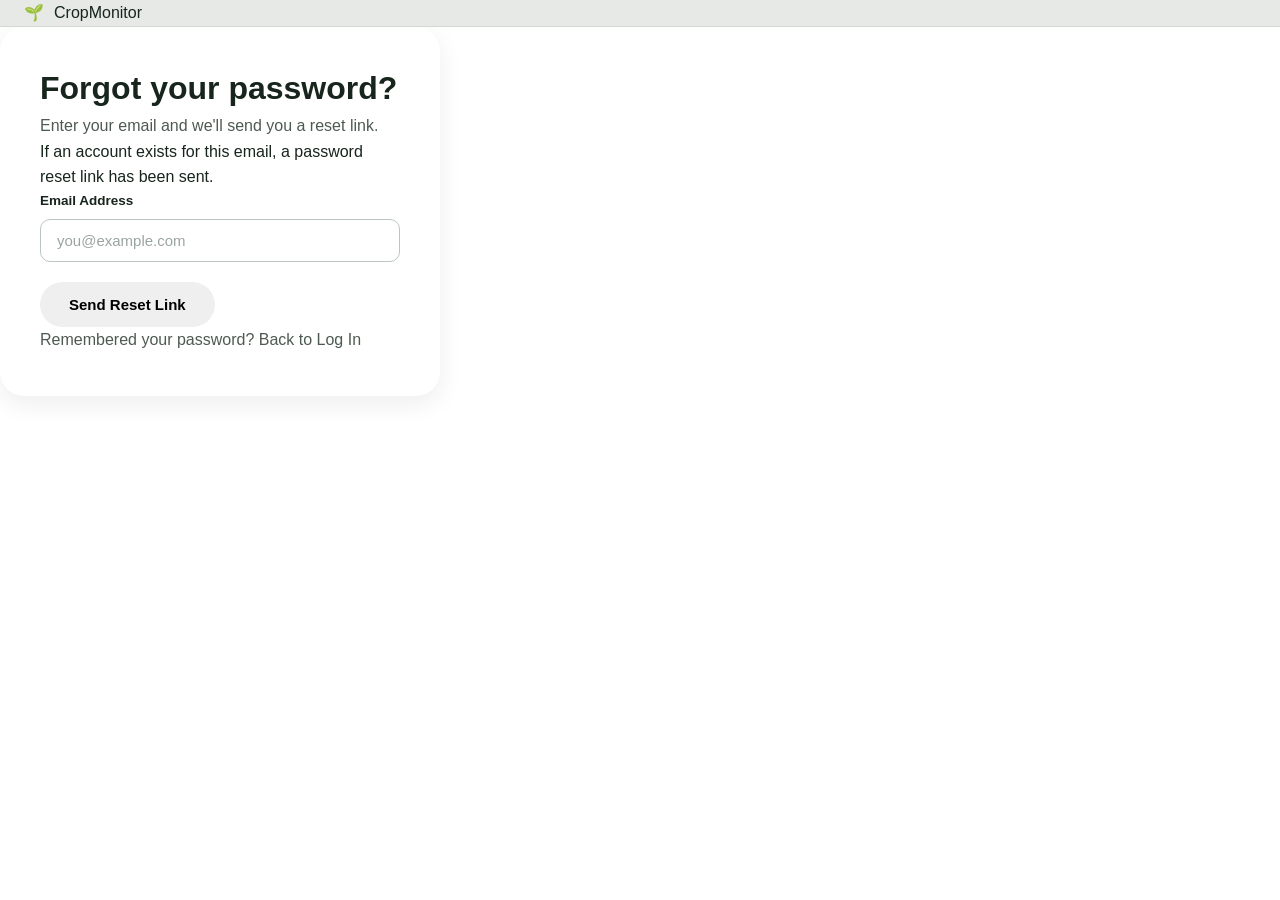
<file: ForgotPassword.html>
<!DOCTYPE html>
<html lang="en">
<head>
  <meta charset="UTF-8" />
  <meta name="viewport" content="width=device-width, initial-scale=1.0" />
  <title>Forgot Password | CropMonitor</title>
  <link rel="stylesheet" href="style.css" />
</head>
<body>

  <header class="site-header">
    <div class="container">
      <a href="index.html" class="logo">
        <span class="leaf">🌱</span> CropMonitor
      </a>
    </div>
  </header>

  <div class="auth-wrapper">
    <div class="auth-card">
      <h1>Forgot your password?</h1>
      <p class="subtitle">Enter your email and we'll send you a reset link.</p>

      <div class="alert-success" id="successMessage">
        If an account exists for this email, a password reset link has been sent.
      </div>

      <form id="forgotForm" novalidate>
        <div class="form-group">
          <label for="email">Email Address</label>
          <input type="email" id="email" name="email" placeholder="you@example.com" />
          <div class="form-error" id="emailError"></div>
        </div>

        <button type="submit" class="btn btn-primary btn-block">Send Reset Link</button>
      </form>

      <p class="auth-footer-note">
        Remembered your password? <a href="login.html">Back to Log In</a>
      </p>
    </div>
  </div>

  <script src="script.js"></script>
</body>
</html>
</file>
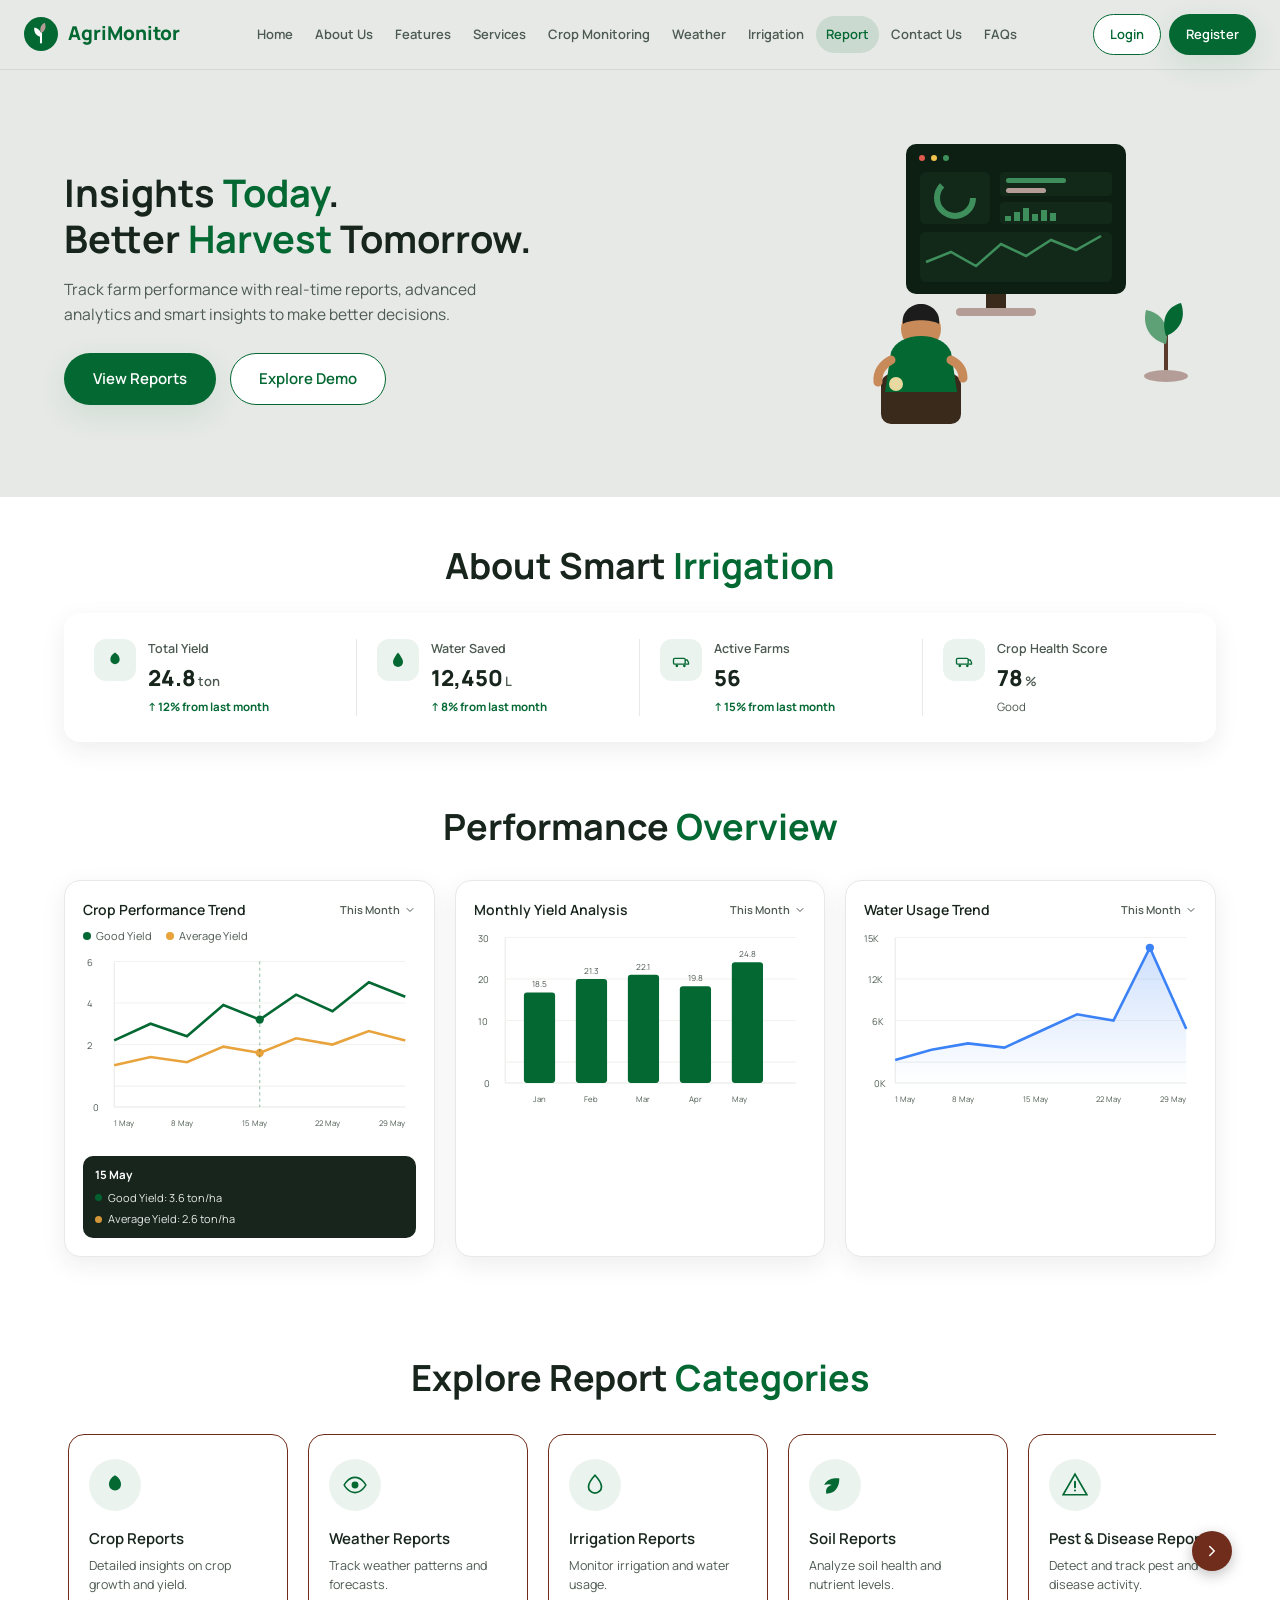
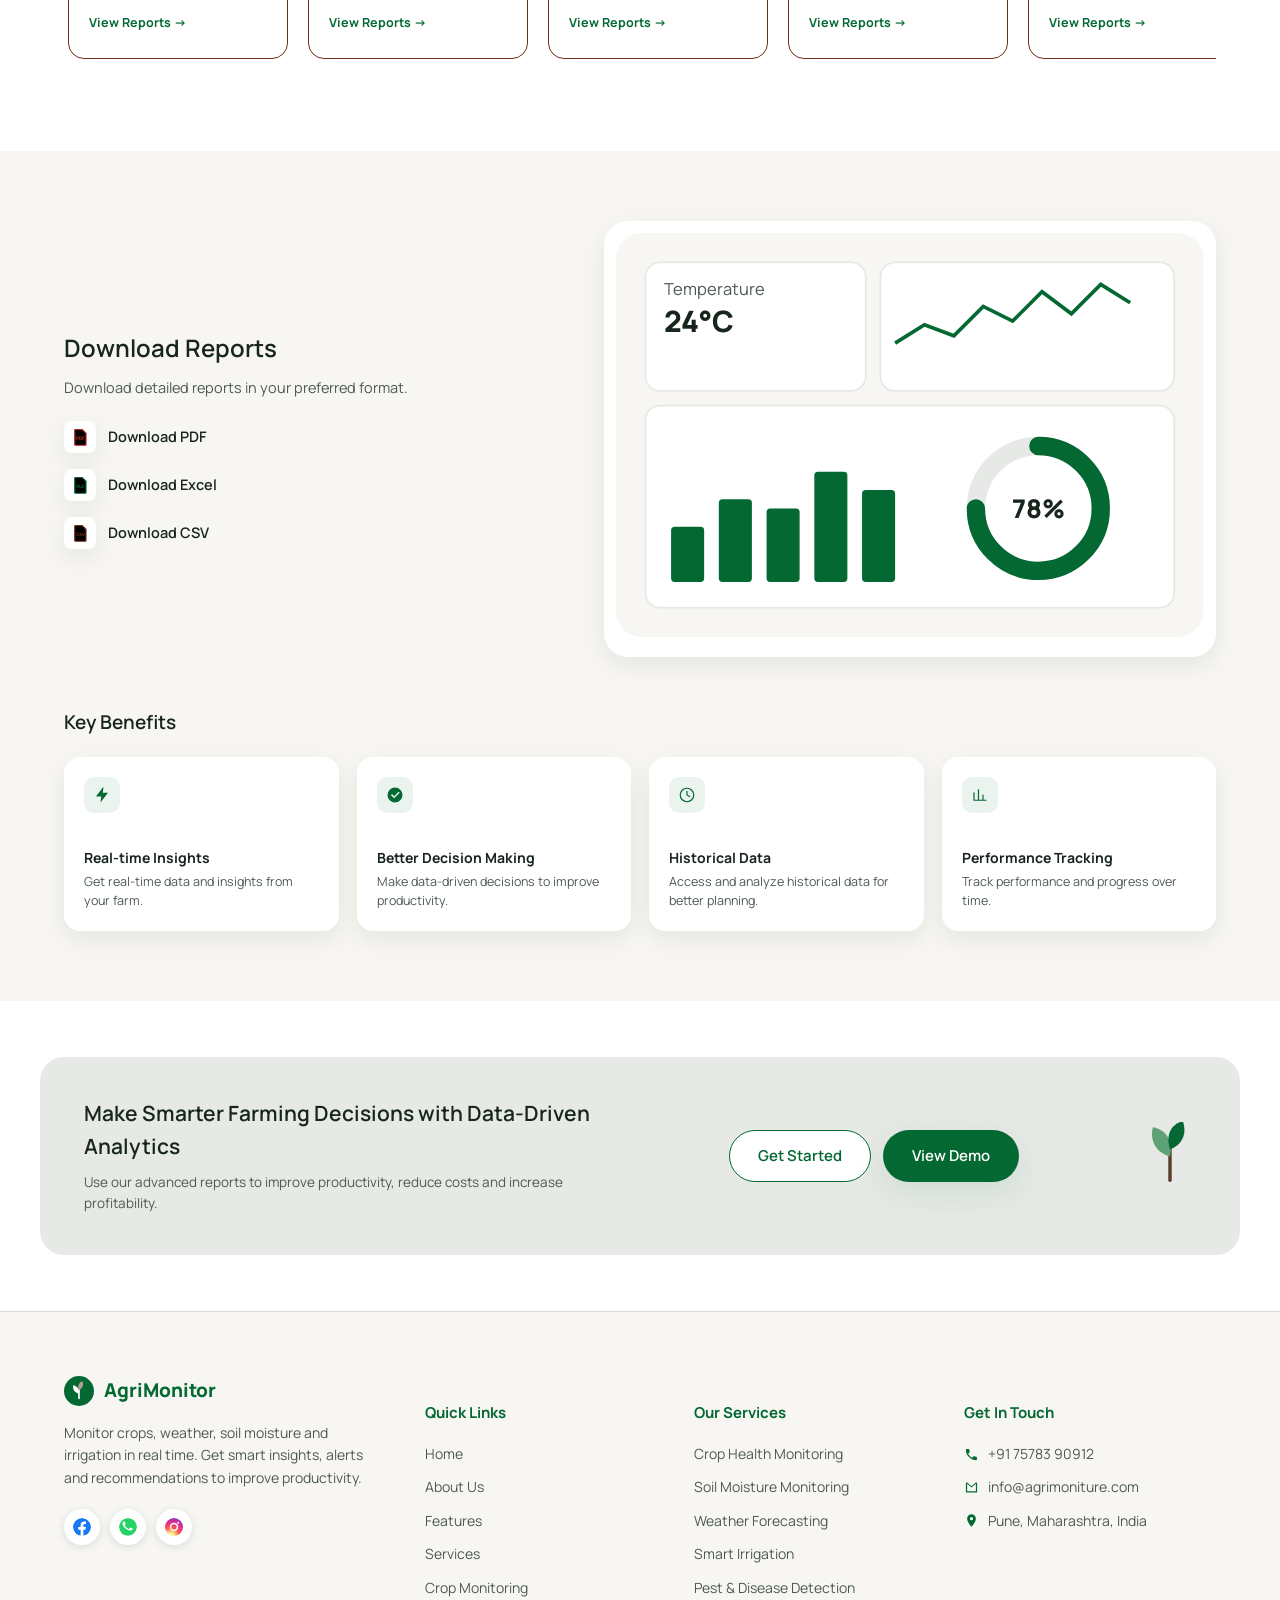
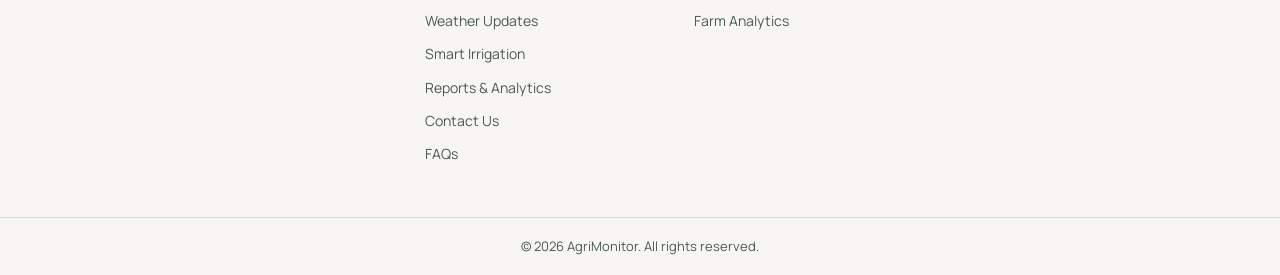
<file: report.html>
<!DOCTYPE html>
<html lang="en">
<head>
<meta charset="UTF-8">
<meta name="viewport" content="width=device-width, initial-scale=1.0">
<title>Reports &amp; Analytics | AgriMonitor - Smart Farming, Better Tomorrow</title>
<link rel="preconnect" href="https://fonts.googleapis.com">
<link rel="preconnect" href="https://fonts.gstatic.com" crossorigin>
<link href="https://fonts.googleapis.com/css2?family=Manrope:wght@400;500;600;700;800&display=swap" rel="stylesheet">
<link rel="stylesheet" href="style.css">
</head>
<body>

<!-- ===== HEADER ===== -->
<header class="site-header" id="siteHeader">
  <div class="container header-inner">
    <a href="index.html" class="logo">
      <svg width="34" height="34" viewBox="0 0 36 36" fill="none" xmlns="http://www.w3.org/2000/svg">
        <circle cx="18" cy="18" r="18" fill="#036832"/>
        <path d="M18 27V17" stroke="#ffffff" stroke-width="2.2" stroke-linecap="round"/>
        <path d="M18 21c-5-1-8-5-7-10 5 1 8 5 7 10z" fill="#ffffff"/>
        <path d="M18 17c4-2 6-6 4-11-4 2-6 6-4 11z" fill="#B49D97"/>
      </svg>
      <div class="logo-text">
        <span class="logo-title">AgriMonitor</span>
        <span class="logo-sub">Smart Farming, Better Tomorrow</span>
      </div>
    </a>

    <nav class="main-nav" id="mainNav">
      <a href="index.html">Home</a>
      <a href="index.html#about">About Us</a>
      <a href="features.html">Features</a>
      <a href="services.html">Services</a>
      <a href="crop-monitoring.html">Crop Monitoring</a>
      <a href="weather.html">Weather</a>
      <a href="irrigation.html">Irrigation</a>
      <a href="report.html" class="active">Report</a>
     <a href="contact.html">Contact Us</a>
      <a href="faqs.html">FAQs</a>
    </nav>

    <div class="header-actions">
      <a href="login.html" class="btn btn-outline">Login</a>
      <a href="register.html" class="btn btn-solid">Register</a>
      <button class="hamburger" id="hamburger" aria-label="Toggle menu" aria-expanded="false">
        <span></span><span></span><span></span>
      </button>
    </div>
  </div>
</header>

<main>

  <!-- ===== HERO ===== -->
  <section class="rpt-hero">
    <div class="container rpt-hero-inner">
      <div class="rpt-hero-copy">
        <h1>Insights <span>Today</span>.<br>Better <span>Harvest</span> Tomorrow.</h1>
        <p>Track farm performance with real-time reports, advanced analytics and smart insights to make better decisions.</p>
        <div class="rpt-hero-actions">
          <a href="#reports" class="btn btn-solid">View Reports</a>
          <a href="#" class="btn btn-outline">Explore Demo</a>
        </div>
      </div>
      <div class="rpt-hero-art" aria-hidden="true">
        <svg viewBox="0 0 380 300" width="100%" height="100%">
          <!-- monitor -->
          <g transform="translate(70,10)">
            <rect x="0" y="0" width="220" height="150" rx="10" fill="#0d1f13"/>
            <circle cx="16" cy="14" r="3" fill="#e05a4e"/>
            <circle cx="28" cy="14" r="3" fill="#f2c14e"/>
            <circle cx="40" cy="14" r="3" fill="#3f8f5c"/>
            <rect x="14" y="28" width="70" height="52" rx="6" fill="#12291a"/>
            <circle cx="49" cy="54" r="18" fill="none" stroke="#3f8f5c" stroke-width="6" stroke-dasharray="70 43"/>
            <rect x="94" y="28" width="112" height="24" rx="4" fill="#12291a"/>
            <rect x="100" y="34" width="60" height="5" rx="2.5" fill="#3f8f5c"/>
            <rect x="100" y="44" width="40" height="5" rx="2.5" fill="#B49D97"/>
            <rect x="94" y="58" width="112" height="22" rx="4" fill="#12291a"/>
            <rect x="99" y="72" width="6" height="5" fill="#3f8f5c"/><rect x="108" y="68" width="6" height="9" fill="#3f8f5c"/><rect x="117" y="64" width="6" height="13" fill="#3f8f5c"/><rect x="126" y="70" width="6" height="7" fill="#3f8f5c"/><rect x="135" y="66" width="6" height="11" fill="#3f8f5c"/><rect x="144" y="69" width="6" height="8" fill="#3f8f5c"/>
            <rect x="14" y="88" width="192" height="50" rx="6" fill="#12291a"/>
            <polyline points="20,118 45,108 70,122 95,100 120,112 145,96 170,106 195,92" fill="none" stroke="#3f8f5c" stroke-width="2.5"/>
          </g>
          <rect x="150" y="160" width="20" height="14" fill="#3a2a1c"/>
          <rect x="120" y="174" width="80" height="8" rx="4" fill="#B49D97"/>
          <!-- side panels -->
          <rect x="10" y="60" width="42" height="60" rx="6" fill="#E6E9E6"/>
          <rect x="310" y="60" width="42" height="60" rx="6" fill="#E6E9E6"/>
          <!-- person on chair -->
          <g transform="translate(30,150)">
            <ellipse cx="55" cy="140" rx="60" ry="10" fill="#E6E9E6"/>
            <rect x="15" y="90" width="80" height="50" rx="10" fill="#3a2a1c"/>
            <circle cx="55" cy="45" r="20" fill="#c98a5a"/>
            <path d="M37 40c-2-12 8-20 18-20s20 8 18 20c-8-5-28-5-36 0z" fill="#1c1c1c"/>
            <path d="M25 68c4-10 16-16 30-16s26 6 30 16l6 40H19z" fill="#036832"/>
            <path d="M25 76c-8 4-14 12-13 22" stroke="#c98a5a" stroke-width="9" stroke-linecap="round" fill="none"/>
            <path d="M85 76c8 4 12 10 12 18" stroke="#c98a5a" stroke-width="9" stroke-linecap="round" fill="none"/>
            <circle cx="30" cy="100" r="7" fill="#e8d9a0"/>
          </g>
          <!-- plant -->
          <g transform="translate(330,150)">
            <path d="M0 90V50" stroke="#5a3a2a" stroke-width="4" stroke-linecap="round"/>
            <path d="M0 60c-16-4-24-18-20-34 16 3 24 16 20 34z" fill="#5fa176"/>
            <path d="M0 52c15-6 20-19 15-33-15 4-20 17-15 33z" fill="#036832"/>
            <ellipse cx="0" cy="92" rx="22" ry="6" fill="#B49D97"/>
          </g>
        </svg>
      </div>
    </div>
  </section>

  <!-- ===== STATS BAR ===== -->
  <section class="rpt-stats" id="reports">
    <div class="container">
      <h2 class="section-title rpt-stats-title">About Smart <span>Irrigation</span></h2>
      <div class="rpt-stats-bar">
        <div class="rpt-stat">
          <span class="rpt-stat-icon">
            <svg viewBox="0 0 24 24" width="20" height="20" fill="none"><path d="M12 3c3.6 2 5.6 5 5.6 8.4A5.6 5.6 0 0112 17a5.6 5.6 0 01-5.6-5.6C6.4 8 8.4 5 12 3z" fill="#036832"/></svg>
          </span>
          <div>
            <span class="rpt-stat-label">Total Yield</span>
            <span class="rpt-stat-value">24.8<small>ton</small></span>
            <span class="rpt-stat-delta rpt-stat-delta--up">&uarr; 12% from last month</span>
          </div>
        </div>
        <div class="rpt-stat">
          <span class="rpt-stat-icon">
            <svg viewBox="0 0 24 24" width="20" height="20" fill="none"><path d="M12 3s6 7 6 11.5A6 6 0 016 14.5C6 10 12 3 12 3z" fill="#036832"/></svg>
          </span>
          <div>
            <span class="rpt-stat-label">Water Saved</span>
            <span class="rpt-stat-value">12,450<small>L</small></span>
            <span class="rpt-stat-delta rpt-stat-delta--up">&uarr; 8% from last month</span>
          </div>
        </div>
        <div class="rpt-stat">
          <span class="rpt-stat-icon">
            <svg viewBox="0 0 24 24" width="20" height="20" fill="none"><rect x="3" y="10" width="14" height="7" rx="1.5" stroke="#036832" stroke-width="1.6"/><path d="M17 12h2.5l1.5 3v2h-4" stroke="#036832" stroke-width="1.6" stroke-linejoin="round"/><circle cx="7" cy="19" r="1.6" fill="#036832"/><circle cx="16" cy="19" r="1.6" fill="#036832"/></svg>
          </span>
          <div>
            <span class="rpt-stat-label">Active Farms</span>
            <span class="rpt-stat-value">56</span>
            <span class="rpt-stat-delta rpt-stat-delta--up">&uarr; 15% from last month</span>
          </div>
        </div>
        <div class="rpt-stat">
          <span class="rpt-stat-icon">
            <svg viewBox="0 0 24 24" width="20" height="20" fill="none"><rect x="3" y="10" width="14" height="7" rx="1.5" stroke="#036832" stroke-width="1.6"/><path d="M17 12h2.5l1.5 3v2h-4" stroke="#036832" stroke-width="1.6" stroke-linejoin="round"/><circle cx="7" cy="19" r="1.6" fill="#036832"/><circle cx="16" cy="19" r="1.6" fill="#036832"/></svg>
          </span>
          <div>
            <span class="rpt-stat-label">Crop Health Score</span>
            <span class="rpt-stat-value">78<small>%</small></span>
            <span class="rpt-stat-delta">Good</span>
          </div>
        </div>
      </div>
    </div>
  </section>

  <!-- ===== PERFORMANCE OVERVIEW ===== -->
  <section class="rpt-perf">
    <div class="container">
      <h2 class="section-title" style="text-align:center;">Performance <span>Overview</span></h2>

      <div class="rpt-charts-grid">
        <!-- Crop Performance Trend -->
        <div class="chart-card">
          <div class="chart-card-head">
            <h4>Crop Performance Trend</h4>
            <span class="chart-range">This Month <svg viewBox="0 0 24 24" width="12" height="12"><path d="M6 9l6 6 6-6" stroke="#4d5a51" stroke-width="2" fill="none" stroke-linecap="round" stroke-linejoin="round"/></svg></span>
          </div>
          <div class="chart-legend">
            <span><i style="background:#036832"></i>Good Yield</span>
            <span><i style="background:#E8A33D"></i>Average Yield</span>
          </div>
          <svg viewBox="0 0 320 190" class="chart-svg">
            <line x1="30" y1="10" x2="30" y2="150" stroke="#E6E9E6"/>
            <line x1="30" y1="150" x2="310" y2="150" stroke="#E6E9E6"/>
            <text x="4" y="14" class="chart-axis">6</text>
            <text x="4" y="54" class="chart-axis">4</text>
            <text x="4" y="94" class="chart-axis">2</text>
            <text x="10" y="154" class="chart-axis">0</text>
            <line x1="30" y1="10" x2="310" y2="10" stroke="#F2F2EF"/>
            <line x1="30" y1="50" x2="310" y2="50" stroke="#F2F2EF"/>
            <line x1="30" y1="90" x2="310" y2="90" stroke="#F2F2EF"/>
            <line x1="30" y1="130" x2="310" y2="130" stroke="#F2F2EF"/>

            <polyline fill="none" stroke="#E8A33D" stroke-width="2.5" points="30,110 65,102 100,107 135,92 170,98 205,84 240,90 275,77 310,86"/>
            <polyline fill="none" stroke="#036832" stroke-width="2.5" points="30,86 65,70 100,82 135,52 170,66 205,42 240,58 275,30 310,44"/>

            <g class="chart-dot-group">
              <circle cx="170" cy="66" r="4" fill="#036832"/>
              <circle cx="170" cy="98" r="4" fill="#E8A33D"/>
              <line x1="170" y1="10" x2="170" y2="150" stroke="#036832" stroke-dasharray="3 3" opacity=".4"/>
            </g>

            <text x="30" y="168" class="chart-axis-x" style="text-anchor:start">1 May</text>
            <text x="95" y="168" class="chart-axis-x">8 May</text>
            <text x="165" y="168" class="chart-axis-x">15 May</text>
            <text x="235" y="168" class="chart-axis-x">22 May</text>
            <text x="310" y="168" class="chart-axis-x" style="text-anchor:end">29 May</text>
          </svg>
          <div class="chart-tooltip">
            <strong>15 May</strong>
            <span><i style="background:#036832"></i>Good Yield: 3.6 ton/ha</span>
            <span><i style="background:#E8A33D"></i>Average Yield: 2.6 ton/ha</span>
          </div>
        </div>

        <!-- Monthly Yield Analysis -->
        <div class="chart-card">
          <div class="chart-card-head">
            <h4>Monthly Yield Analysis</h4>
            <span class="chart-range">This Month <svg viewBox="0 0 24 24" width="12" height="12"><path d="M6 9l6 6 6-6" stroke="#4d5a51" stroke-width="2" fill="none" stroke-linecap="round" stroke-linejoin="round"/></svg></span>
          </div>
          <svg viewBox="0 0 320 190" class="chart-svg">
            <line x1="30" y1="10" x2="30" y2="150" stroke="#E6E9E6"/>
            <line x1="30" y1="150" x2="310" y2="150" stroke="#E6E9E6"/>
            <text x="4" y="14" class="chart-axis">30</text>
            <text x="4" y="54" class="chart-axis">20</text>
            <text x="4" y="94" class="chart-axis">10</text>
            <text x="10" y="154" class="chart-axis">0</text>
            <line x1="30" y1="10" x2="310" y2="10" stroke="#F2F2EF"/>
            <line x1="30" y1="50" x2="310" y2="50" stroke="#F2F2EF"/>
            <line x1="30" y1="90" x2="310" y2="90" stroke="#F2F2EF"/>
            <line x1="30" y1="130" x2="310" y2="130" stroke="#F2F2EF"/>

            <!-- values: 18.5, 21.3, 22.1, 19.8, 24.8, 20.5 (scale: 0-30 -> y 150-10, 4.667px/unit) -->
            <rect x="48" y="63" width="30" height="87" rx="3" fill="#036832"/>
            <text x="63" y="58" class="chart-bar-label">18.5</text>
            <rect x="98" y="50" width="30" height="100" rx="3" fill="#036832"/>
            <text x="113" y="45" class="chart-bar-label">21.3</text>
            <rect x="148" y="46" width="30" height="104" rx="3" fill="#036832"/>
            <text x="163" y="41" class="chart-bar-label">22.1</text>
            <rect x="198" y="57" width="30" height="93" rx="3" fill="#036832"/>
            <text x="213" y="52" class="chart-bar-label">19.8</text>
            <rect x="248" y="34" width="30" height="116" rx="3" fill="#036832"/>
            <text x="263" y="29" class="chart-bar-label">24.8</text>

            <text x="63" y="168" class="chart-axis-x">Jan</text>
            <text x="113" y="168" class="chart-axis-x">Feb</text>
            <text x="163" y="168" class="chart-axis-x">Mar</text>
            <text x="213" y="168" class="chart-axis-x">Apr</text>
            <text x="255" y="168" class="chart-axis-x">May</text>
          </svg>
        </div>

        <!-- Water Usage Trend -->
        <div class="chart-card">
          <div class="chart-card-head">
            <h4>Water Usage Trend</h4>
            <span class="chart-range">This Month <svg viewBox="0 0 24 24" width="12" height="12"><path d="M6 9l6 6 6-6" stroke="#4d5a51" stroke-width="2" fill="none" stroke-linecap="round" stroke-linejoin="round"/></svg></span>
          </div>
          <svg viewBox="0 0 320 190" class="chart-svg">
            <defs>
              <linearGradient id="waterFill" x1="0" y1="0" x2="0" y2="1">
                <stop offset="0%" stop-color="#3B82F6" stop-opacity="0.25"/>
                <stop offset="100%" stop-color="#3B82F6" stop-opacity="0"/>
              </linearGradient>
            </defs>
            <line x1="30" y1="10" x2="30" y2="150" stroke="#E6E9E6"/>
            <line x1="30" y1="150" x2="310" y2="150" stroke="#E6E9E6"/>
            <text x="0" y="14" class="chart-axis">15K</text>
            <text x="4" y="54" class="chart-axis">12K</text>
            <text x="8" y="94" class="chart-axis">6K</text>
            <text x="10" y="154" class="chart-axis">0K</text>
            <line x1="30" y1="10" x2="310" y2="10" stroke="#F2F2EF"/>
            <line x1="30" y1="50" x2="310" y2="50" stroke="#F2F2EF"/>
            <line x1="30" y1="90" x2="310" y2="90" stroke="#F2F2EF"/>
            <line x1="30" y1="130" x2="310" y2="130" stroke="#F2F2EF"/>

            <polygon fill="url(#waterFill)" points="30,128 65,118 100,112 135,116 170,100 205,84 240,90 275,20 310,98 310,150 30,150"/>
            <polyline fill="none" stroke="#3B82F6" stroke-width="2.5" points="30,128 65,118 100,112 135,116 170,100 205,84 240,90 275,20 310,98"/>
            <circle cx="275" cy="20" r="4" fill="#3B82F6"/>

            <text x="30" y="168" class="chart-axis-x" style="text-anchor:start">1 May</text>
            <text x="95" y="168" class="chart-axis-x">8 May</text>
            <text x="165" y="168" class="chart-axis-x">15 May</text>
            <text x="235" y="168" class="chart-axis-x">22 May</text>
            <text x="310" y="168" class="chart-axis-x" style="text-anchor:end">29 May</text>
          </svg>
        </div>
      </div>
    </div>
  </section>

  <!-- ===== REPORT CATEGORIES ===== -->
  <section class="rpt-categories">
    <div class="container">
      <h2 class="section-title" style="text-align:center;">Explore Report <span>Categories</span></h2>
    </div>
    <div class="container rpt-cat-wrap">
      <button class="scroll-btn scroll-btn--left" id="rptScrollLeft" aria-label="Scroll categories left">
        <svg viewBox="0 0 24 24" width="18" height="18"><path d="M15 6l-6 6 6 6" stroke="#fff" stroke-width="2" fill="none" stroke-linecap="round" stroke-linejoin="round"/></svg>
      </button>
      <div class="rpt-cat-track" id="rptCatTrack">
        <a href="#" class="rpt-cat-card">
          <div class="rpt-cat-icon">
            <svg viewBox="0 0 24 24" width="26" height="26" fill="none"><path d="M12 3c3.6 2 5.6 5 5.6 8.4A5.6 5.6 0 0112 17a5.6 5.6 0 01-5.6-5.6C6.4 8 8.4 5 12 3z" fill="#036832"/></svg>
          </div>
          <h4>Crop Reports</h4>
          <p>Detailed insights on crop growth and yield.</p>
          <span class="rpt-cat-link">View Reports &rarr;</span>
        </a>
        <a href="weather.html" class="rpt-cat-card">
          <div class="rpt-cat-icon">
            <svg viewBox="0 0 24 24" width="26" height="26" fill="none"><path d="M2 12s3.5-7 10-7 10 7 10 7-3.5 7-10 7-10-7-10-7z" stroke="#036832" stroke-width="1.5"/><circle cx="12" cy="12" r="3.2" fill="#036832"/></svg>
          </div>
          <h4>Weather Reports</h4>
          <p>Track weather patterns and forecasts.</p>
          <span class="rpt-cat-link">View Reports &rarr;</span>
        </a>
        <a href="irrigation.html" class="rpt-cat-card">
          <div class="rpt-cat-icon">
            <svg viewBox="0 0 24 24" width="26" height="26" fill="none"><path d="M12 3s6 6.5 6 10.5A6 6 0 016 13.5C6 9.5 12 3 12 3z" stroke="#036832" stroke-width="1.6"/></svg>
          </div>
          <h4>Irrigation Reports</h4>
          <p>Monitor irrigation and water usage.</p>
          <span class="rpt-cat-link">View Reports &rarr;</span>
        </a>
        <a href="#" class="rpt-cat-card">
          <div class="rpt-cat-icon">
            <svg viewBox="0 0 24 24" width="26" height="26" fill="none"><path d="M4 20c8 0 12-6 12-14 0 0-10-2-14 6 3-1 5-1 7 0-4 1-6 4-5 8z" fill="#036832"/></svg>
          </div>
          <h4>Soil Reports</h4>
          <p>Analyze soil health and nutrient levels.</p>
          <span class="rpt-cat-link">View Reports &rarr;</span>
        </a>
        <a href="#" class="rpt-cat-card">
          <div class="rpt-cat-icon">
            <svg viewBox="0 0 24 24" width="26" height="26" fill="none"><path d="M12 2L1 21h22L12 2z" stroke="#036832" stroke-width="1.6"/><path d="M12 9v5M12 17v.01" stroke="#036832" stroke-width="1.8" stroke-linecap="round"/></svg>
          </div>
          <h4>Pest &amp; Disease Reports</h4>
          <p>Detect and track pest and disease activity.</p>
          <span class="rpt-cat-link">View Reports &rarr;</span>
        </a>
        <a href="#" class="rpt-cat-card">
          <div class="rpt-cat-icon">
            <svg viewBox="0 0 24 24" width="26" height="26" fill="none"><path d="M4 19V9M10 19V5M16 19v-7M4 19h16" stroke="#036832" stroke-width="1.6" stroke-linecap="round" stroke-linejoin="round"/></svg>
          </div>
          <h4>Production Reports</h4>
          <p>Track overall production and yield performance.</p>
          <span class="rpt-cat-link">View Reports &rarr;</span>
        </a>
      </div>
      <button class="scroll-btn scroll-btn--right" id="rptScrollRight" aria-label="Scroll categories right">
        <svg viewBox="0 0 24 24" width="18" height="18"><path d="M9 6l6 6-6 6" stroke="#fff" stroke-width="2" fill="none" stroke-linecap="round" stroke-linejoin="round"/></svg>
      </button>
    </div>
  </section>

  <!-- ===== DOWNLOAD REPORTS + KEY BENEFITS ===== -->
  <section class="rpt-download">
    <div class="container rpt-download-grid">
      <div class="rpt-download-copy">
        <h3>Download Reports</h3>
        <p>Download detailed reports in your preferred format.</p>
        <ul class="rpt-download-list">
          <li>
            <span class="rpt-download-icon rpt-download-icon--pdf">
              <svg viewBox="0 0 24 24" width="18" height="18"><path fill="#fff" d="M6 2h9l5 5v15a1 1 0 01-1 1H6a1 1 0 01-1-1V3a1 1 0 011-1z" opacity=".2"/><path stroke="#B3261E" stroke-width="1.6" d="M6 2h9l5 5v15a1 1 0 01-1 1H6a1 1 0 01-1-1V3a1 1 0 011-1z"/><text x="7" y="16" font-size="6.5" font-weight="800" fill="#B3261E">PDF</text></svg>
            </span>
            Download PDF
          </li>
          <li>
            <span class="rpt-download-icon rpt-download-icon--xls">
              <svg viewBox="0 0 24 24" width="18" height="18"><path stroke="#036832" stroke-width="1.6" d="M6 2h9l5 5v15a1 1 0 01-1 1H6a1 1 0 01-1-1V3a1 1 0 011-1z"/><text x="6.5" y="16" font-size="6" font-weight="800" fill="#036832">XLS</text></svg>
            </span>
            Download Excel
          </li>
          <li>
            <span class="rpt-download-icon rpt-download-icon--csv">
              <svg viewBox="0 0 24 24" width="18" height="18"><path stroke="#702D1B" stroke-width="1.6" d="M6 2h9l5 5v15a1 1 0 01-1 1H6a1 1 0 01-1-1V3a1 1 0 011-1z"/><text x="6.5" y="16" font-size="6" font-weight="800" fill="#702D1B">CSV</text></svg>
            </span>
            Download CSV
          </li>
        </ul>
      </div>

      <div class="rpt-download-preview">
        <svg viewBox="0 0 320 220" width="100%" height="100%">
          <rect width="320" height="220" rx="14" fill="#F7F6F2"/>
          <rect x="16" y="16" width="120" height="70" rx="8" fill="#fff" stroke="#E6E9E6"/>
          <text x="26" y="34" font-size="9" fill="#4d5a51" font-family="Manrope, sans-serif">Temperature</text>
          <text x="26" y="54" font-size="16" font-weight="800" fill="#17251c" font-family="Manrope, sans-serif">24&#176;C</text>
          <rect x="144" y="16" width="160" height="70" rx="8" fill="#fff" stroke="#E6E9E6"/>
          <polyline points="152,60 168,50 184,56 200,40 216,48 232,32 248,44 264,28 280,38" fill="none" stroke="#036832" stroke-width="2"/>
          <rect x="16" y="94" width="288" height="110" rx="8" fill="#fff" stroke="#E6E9E6"/>
          <rect x="30" y="160" width="18" height="30" rx="2" fill="#036832"/>
          <rect x="56" y="145" width="18" height="45" rx="2" fill="#036832"/>
          <rect x="82" y="150" width="18" height="40" rx="2" fill="#036832"/>
          <rect x="108" y="130" width="18" height="60" rx="2" fill="#036832"/>
          <rect x="134" y="140" width="18" height="50" rx="2" fill="#036832"/>
          <circle cx="230" cy="150" r="34" fill="none" stroke="#E6E9E6" stroke-width="10"/>
          <circle cx="230" cy="150" r="34" fill="none" stroke="#036832" stroke-width="10" stroke-dasharray="160 214" stroke-linecap="round" transform="rotate(-90 230 150)"/>
          <text x="230" y="155" font-size="14" font-weight="800" fill="#17251c" text-anchor="middle" font-family="Manrope, sans-serif">78%</text>
        </svg>
      </div>
    </div>

    <div class="container rpt-benefits-wrap">
      <h4 class="rpt-benefits-title">Key Benefits</h4>
      <div class="rpt-benefits-grid">
        <div class="rpt-benefit">
          <span class="rpt-benefit-icon">
            <svg viewBox="0 0 24 24" width="18" height="18" fill="none"><path d="M13 2L4 14h7l-1 8 10-13h-7l1-7z" fill="#036832"/></svg>
          </span>
          <div><h5>Real-time Insights</h5><p>Get real-time data and insights from your farm.</p></div>
        </div>
        <div class="rpt-benefit">
          <span class="rpt-benefit-icon">
            <svg viewBox="0 0 24 24" width="18" height="18" fill="none"><path d="M12 2a10 10 0 100 20 10 10 0 000-20zm-1.2 14.4l-4.2-4.2 1.4-1.4 2.8 2.8 6-6 1.4 1.4-7.4 7.4z" fill="#036832"/></svg>
          </span>
          <div><h5>Better Decision Making</h5><p>Make data-driven decisions to improve productivity.</p></div>
        </div>
        <div class="rpt-benefit">
          <span class="rpt-benefit-icon">
            <svg viewBox="0 0 24 24" width="18" height="18" fill="none"><circle cx="12" cy="12" r="9" stroke="#036832" stroke-width="1.6"/><path d="M12 7v5l3.5 2" stroke="#036832" stroke-width="1.6" stroke-linecap="round"/></svg>
          </span>
          <div><h5>Historical Data</h5><p>Access and analyze historical data for better planning.</p></div>
        </div>
        <div class="rpt-benefit">
          <span class="rpt-benefit-icon">
            <svg viewBox="0 0 24 24" width="18" height="18" fill="none"><path d="M4 19V9M10 19V5M16 19v-7M4 19h16" stroke="#036832" stroke-width="1.6" stroke-linecap="round" stroke-linejoin="round"/></svg>
          </span>
          <div><h5>Performance Tracking</h5><p>Track performance and progress over time.</p></div>
        </div>
      </div>
    </div>
  </section>

  <!-- ===== CTA ===== -->
  <section class="rpt-cta">
    <div class="container rpt-cta-inner">
      <div class="rpt-cta-copy">
        <h3>Make Smarter Farming Decisions with Data-Driven Analytics</h3>
        <p>Use our advanced reports to improve productivity, reduce costs and increase profitability.</p>
      </div>
      <div class="rpt-cta-actions">
        <a href="register.html" class="btn btn-outline">Get Started</a>
        <a href="#" class="btn btn-solid">View Demo</a>
      </div>
      <div class="rpt-cta-art" aria-hidden="true">
        <svg viewBox="0 0 60 70" width="52" height="60">
          <path d="M30 68V32" stroke="#5a3a2a" stroke-width="4" stroke-linecap="round"/>
          <path d="M30 40c-16-4-24-18-20-34 16 3 24 16 20 34z" fill="#5fa176"/>
          <path d="M30 32c15-6 20-19 15-33-15 4-20 17-15 33z" fill="#036832"/>
        </svg>
      </div>
    </div>
  </section>

</main>

<!-- ===== FOOTER ===== -->
<footer class="site-footer">
  <div class="container footer-grid">
    <div class="footer-brand">
      <a href="index.html" class="logo">
        <svg width="30" height="30" viewBox="0 0 36 36" fill="none" xmlns="http://www.w3.org/2000/svg">
          <circle cx="18" cy="18" r="18" fill="#036832"/>
          <path d="M18 27V17" stroke="#ffffff" stroke-width="2" stroke-linecap="round"/>
          <path d="M18 21c-5-1-8-5-7-10 5 1 8 5 7 10z" fill="#ffffff"/>
          <path d="M18 17c4-2 6-6 4-11-4 2-6 6-4 11z" fill="#B49D97"/>
        </svg>
        <div class="logo-text">
          <span class="logo-title">AgriMonitor</span>
          <span class="logo-sub">Smart Farming, Better Tomorrow</span>
        </div>
      </a>
      <p>Monitor crops, weather, soil moisture and irrigation in real time. Get smart insights, alerts and recommendations to improve productivity.</p>
      <div class="social-row">
        <a href="#" aria-label="Facebook" class="social-icon social-icon--facebook">
          <svg viewBox="0 0 24 24" width="18" height="18"><path fill="#1877F2" d="M24 12.07C24 5.4 18.63 0 12 0S0 5.4 0 12.07C0 18.1 4.39 23.1 10.13 24v-8.44H7.08v-3.49h3.05V9.41c0-3.02 1.79-4.7 4.53-4.7 1.31 0 2.68.24 2.68.24v2.97h-1.51c-1.49 0-1.95.93-1.95 1.89v2.26h3.32l-.53 3.49h-2.79V24C19.61 23.1 24 18.1 24 12.07z"/></svg>
        </a>
        <a href="#" aria-label="WhatsApp" class="social-icon social-icon--whatsapp">
          <svg viewBox="0 0 24 24" width="18" height="18"><path fill="#25D366" d="M12 0C5.4 0 .1 5.3.1 11.9c0 2.1.6 4.1 1.6 5.9L0 24l6.3-1.7c1.7.9 3.7 1.4 5.7 1.4 6.6 0 11.9-5.3 11.9-11.9C23.9 5.3 18.6 0 12 0z"/><path fill="#fff" d="M17.5 15.3c-.3.7-1.5 1.4-2.1 1.4-.5.1-1.2.1-2-.2-.5-.2-1.1-.4-1.9-.7-3.2-1.4-5.3-4.6-5.5-4.8-.2-.2-1.3-1.7-1.3-3.3s.8-2.3 1.1-2.7c.3-.3.6-.4.8-.4h.6c.2 0 .4 0 .6.5.3.6.9 2.1 1 2.3.1.2.1.4 0 .6-.1.2-.2.4-.4.6-.2.2-.4.5-.5.6-.2.2-.4.4-.2.8.2.4 1 1.6 2.1 2.6 1.4 1.3 2.6 1.7 3 1.9.4.2.6.2.8-.1.2-.3.9-1 1.1-1.4.2-.4.5-.3.8-.2s2 .9 2.3 1.1.6.3.6.5c.1.2.1.9-.2 1.6z"/></svg>
        </a>
        <a href="#" aria-label="Instagram" class="social-icon social-icon--instagram">
          <svg viewBox="0 0 24 24" width="18" height="18"><defs><radialGradient id="igGrad4" cx="30%" cy="107%" r="150%"><stop offset="0%" stop-color="#fdf497"/><stop offset="15%" stop-color="#fdf497"/><stop offset="35%" stop-color="#fd5949"/><stop offset="60%" stop-color="#d6249f"/><stop offset="90%" stop-color="#285AEB"/></radialGradient></defs><rect width="24" height="24" rx="6" fill="url(#igGrad4)"/><path fill="#fff" d="M12 6.4a5.6 5.6 0 100 11.2 5.6 5.6 0 000-11.2zm0 9.2a3.6 3.6 0 110-7.2 3.6 3.6 0 010 7.2zM18.9 6.2a1.3 1.3 0 11-2.6 0 1.3 1.3 0 012.6 0z"/></svg>
        </a>
      </div>
    </div>

    <div class="footer-col">
      <h5>Quick Links</h5>
      <a href="index.html">Home</a>
      <a href="index.html#about">About Us</a>
      <a href="features.html">Features</a>
      <a href="services.html">Services</a>
      <a href="crop-monitoring.html">Crop Monitoring</a>
      <a href="weather.html">Weather Updates</a>
      <a href="irrigation.html">Smart Irrigation</a>
      <a href="report.html">Reports &amp; Analytics</a>
      <a href="#">Contact Us</a>
      <a href="#">FAQs</a>
    </div>

    <div class="footer-col">
      <h5>Our Services</h5>
      <a href="services.html">Crop Health Monitoring</a>
      <a href="services.html">Soil Moisture Monitoring</a>
      <a href="services.html">Weather Forecasting</a>
      <a href="services.html">Smart Irrigation</a>
      <a href="services.html">Pest &amp; Disease Detection</a>
      <a href="services.html">Farm Analytics</a>
    </div>

    <div class="footer-col footer-contact">
      <h5>Get In Touch</h5>
      <a class="contact-link" href="tel:+917578390912"><svg viewBox="0 0 24 24" width="15" height="15"><path fill="currentColor" d="M6.6 10.8c1.4 2.7 3.6 4.9 6.3 6.3l2.1-2.1c.3-.3.7-.4 1-.2 1.1.4 2.3.6 3.6.6.6 0 1 .4 1 1V20c0 .6-.4 1-1 1C10.6 21 3 13.4 3 4c0-.6.4-1 1-1h3.5c.6 0 1 .4 1 1 0 1.3.2 2.5.6 3.6.1.4 0 .8-.3 1L6.6 10.8z"/></svg> +91 75783 90912</a>
      <a class="contact-link" href="https://mail.google.com/mail/?view=cm&amp;fs=1&amp;to=info@agrimoniture.com" target="_blank" rel="noopener"><svg viewBox="0 0 24 24" width="15" height="15"><path fill="currentColor" d="M4 4h16a1 1 0 011 1v14a1 1 0 01-1 1H4a1 1 0 01-1-1V5a1 1 0 011-1zm8 8L5 6v12h14V6l-7 6zm0-2l7-6H5l7 6z"/></svg> info@agrimoniture.com</a>
      <a class="contact-link" href="https://www.google.com/maps/search/?api=1&amp;query=Pune,+Maharashtra,+India" target="_blank" rel="noopener"><svg viewBox="0 0 24 24" width="15" height="15"><path fill="currentColor" d="M12 2a7 7 0 00-7 7c0 5.3 7 13 7 13s7-7.7 7-13a7 7 0 00-7-7zm0 9.5A2.5 2.5 0 1112 6.5a2.5 2.5 0 010 5z"/></svg> Pune, Maharashtra, India</a>
    </div>
  </div>
  <div class="footer-bottom">
    <div class="container">
      <p>© 2026 AgriMonitor. All rights reserved.</p>
    </div>
  </div>
</footer>

<script src="script.js"></script>
<script src="report.js"></script>
</body>
</html>
</file>
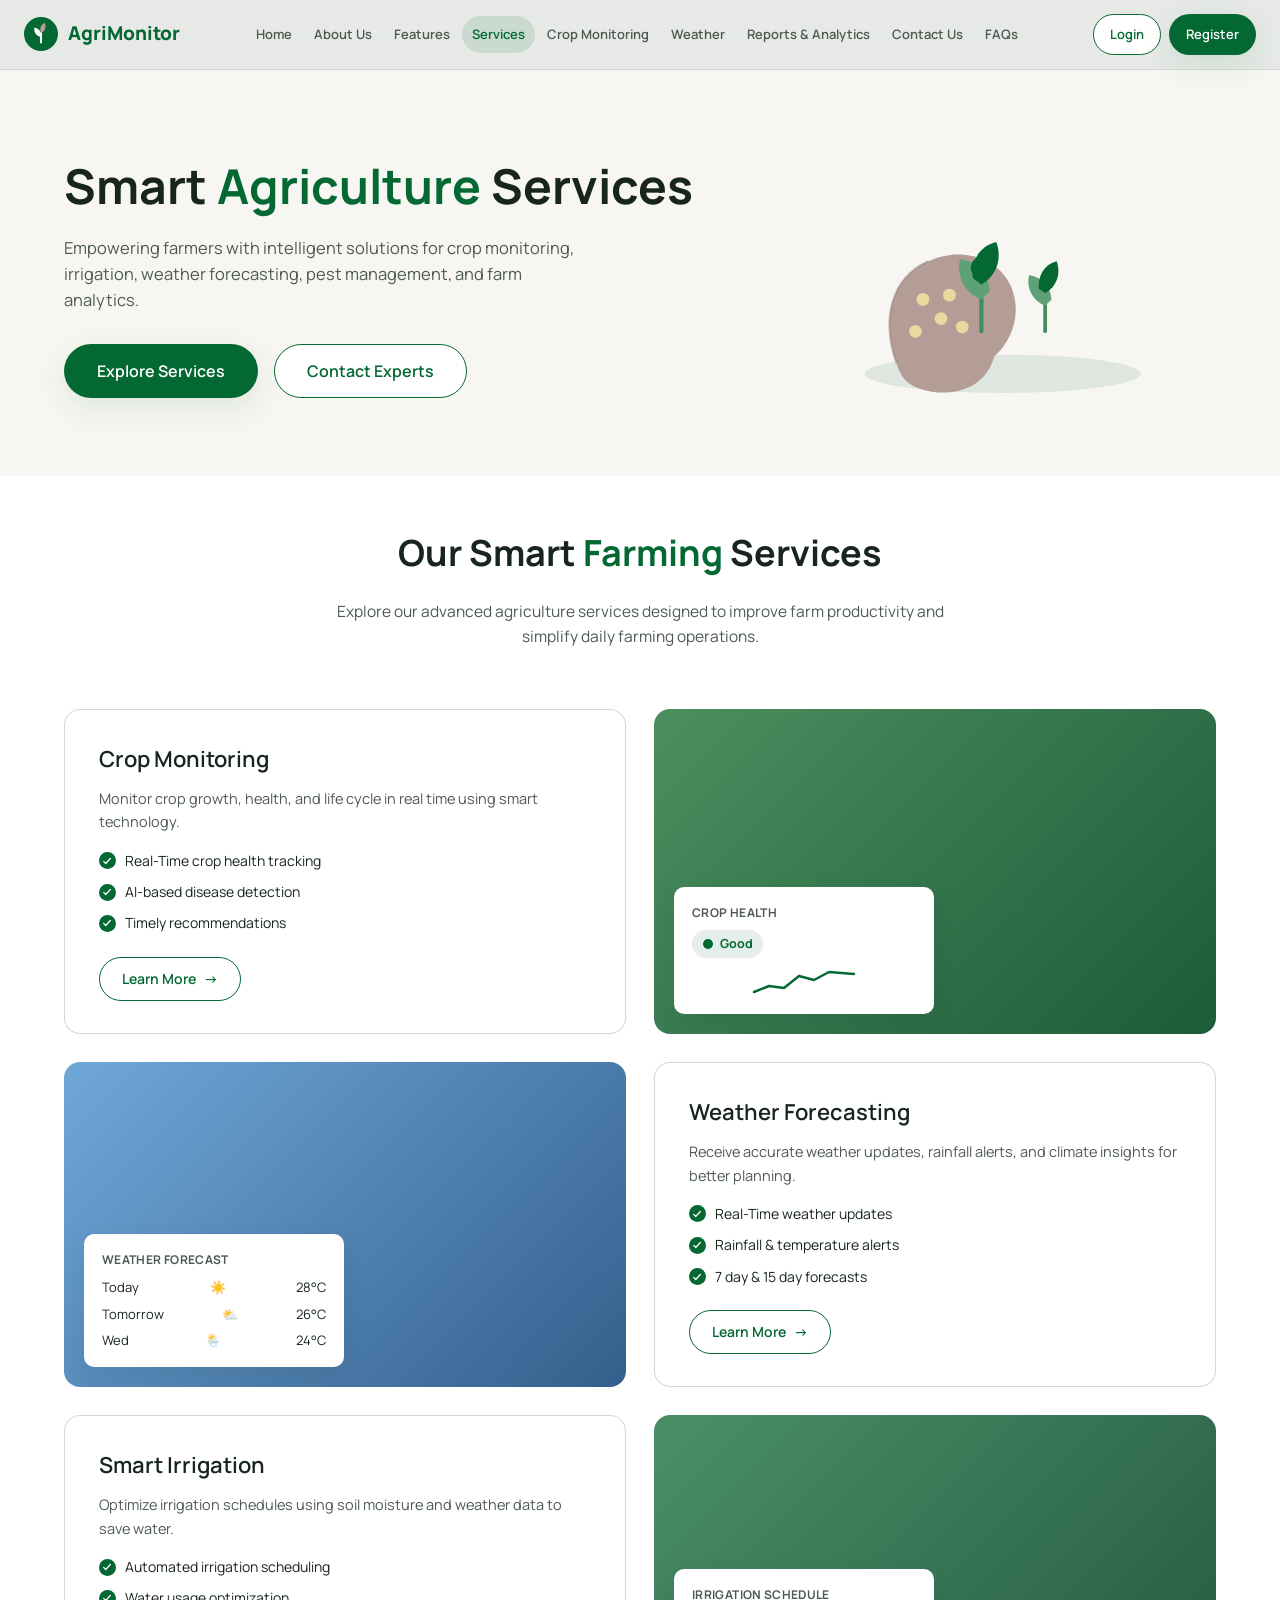
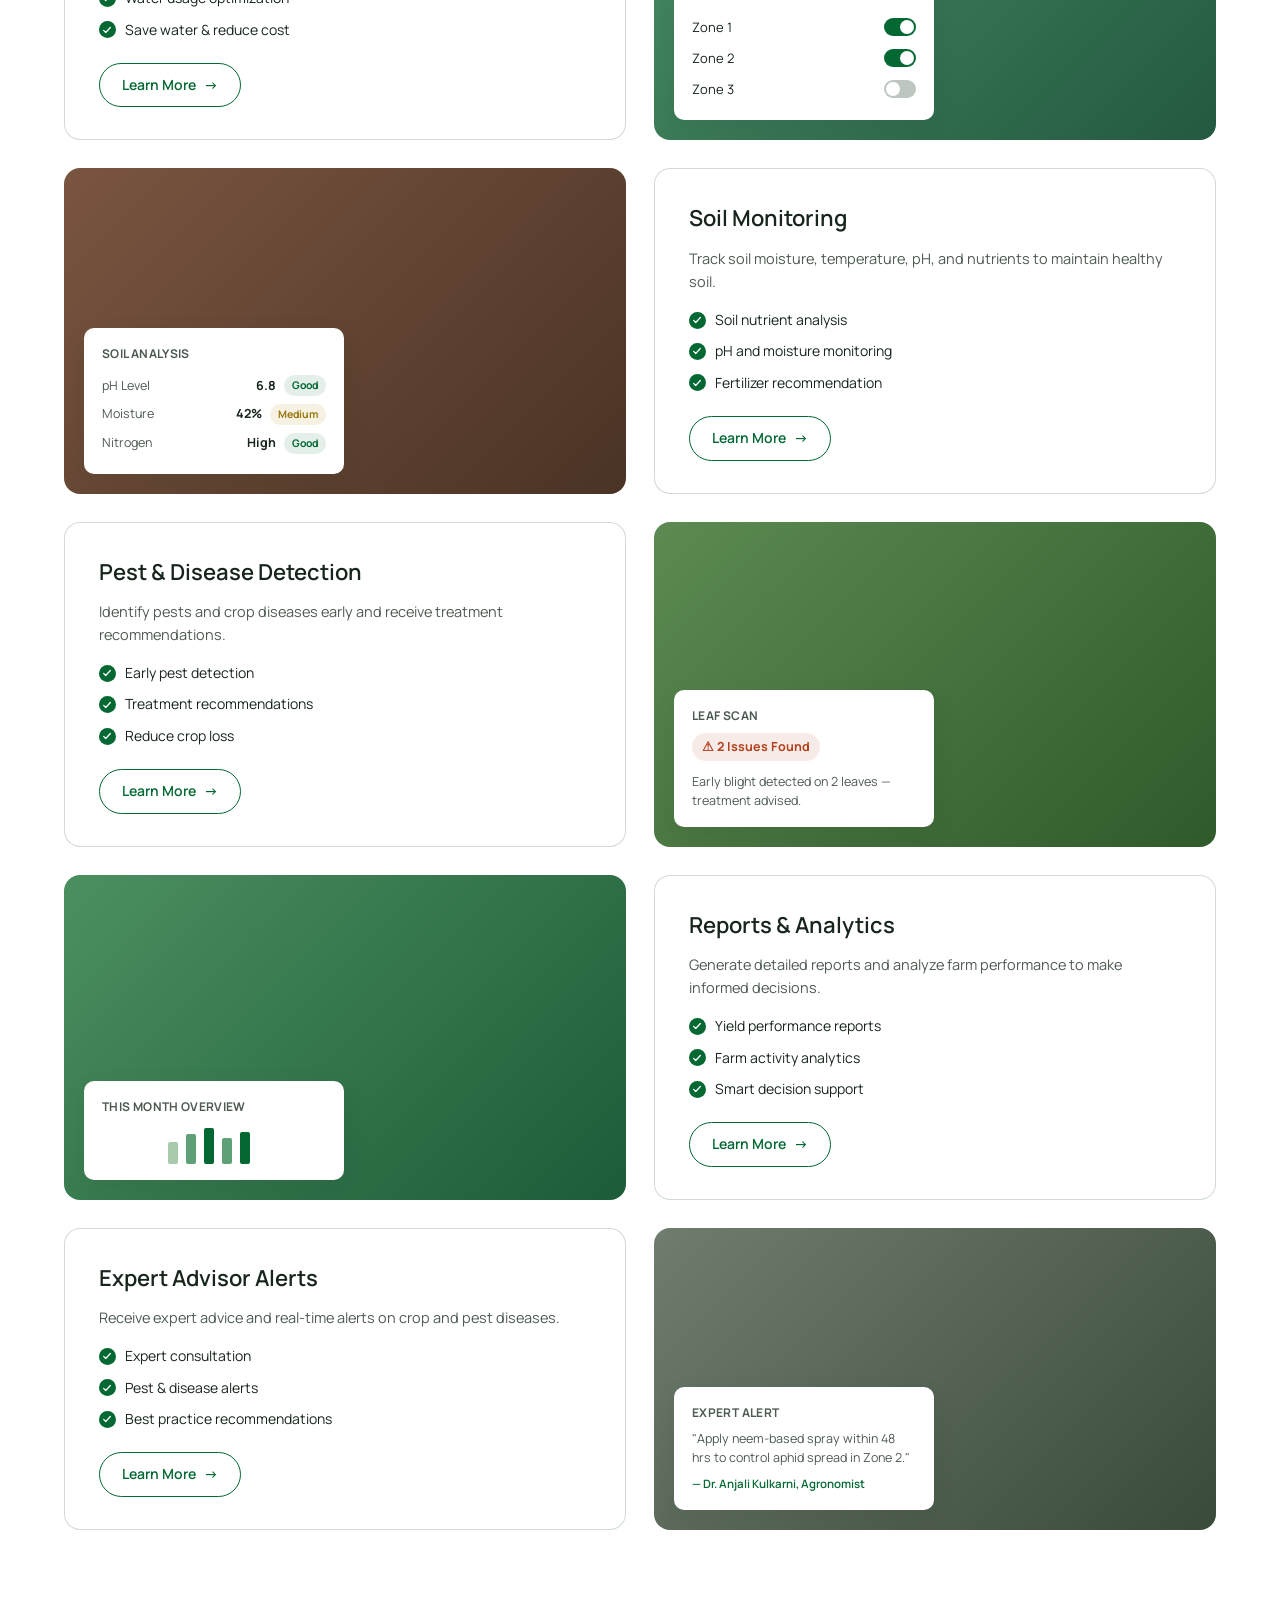
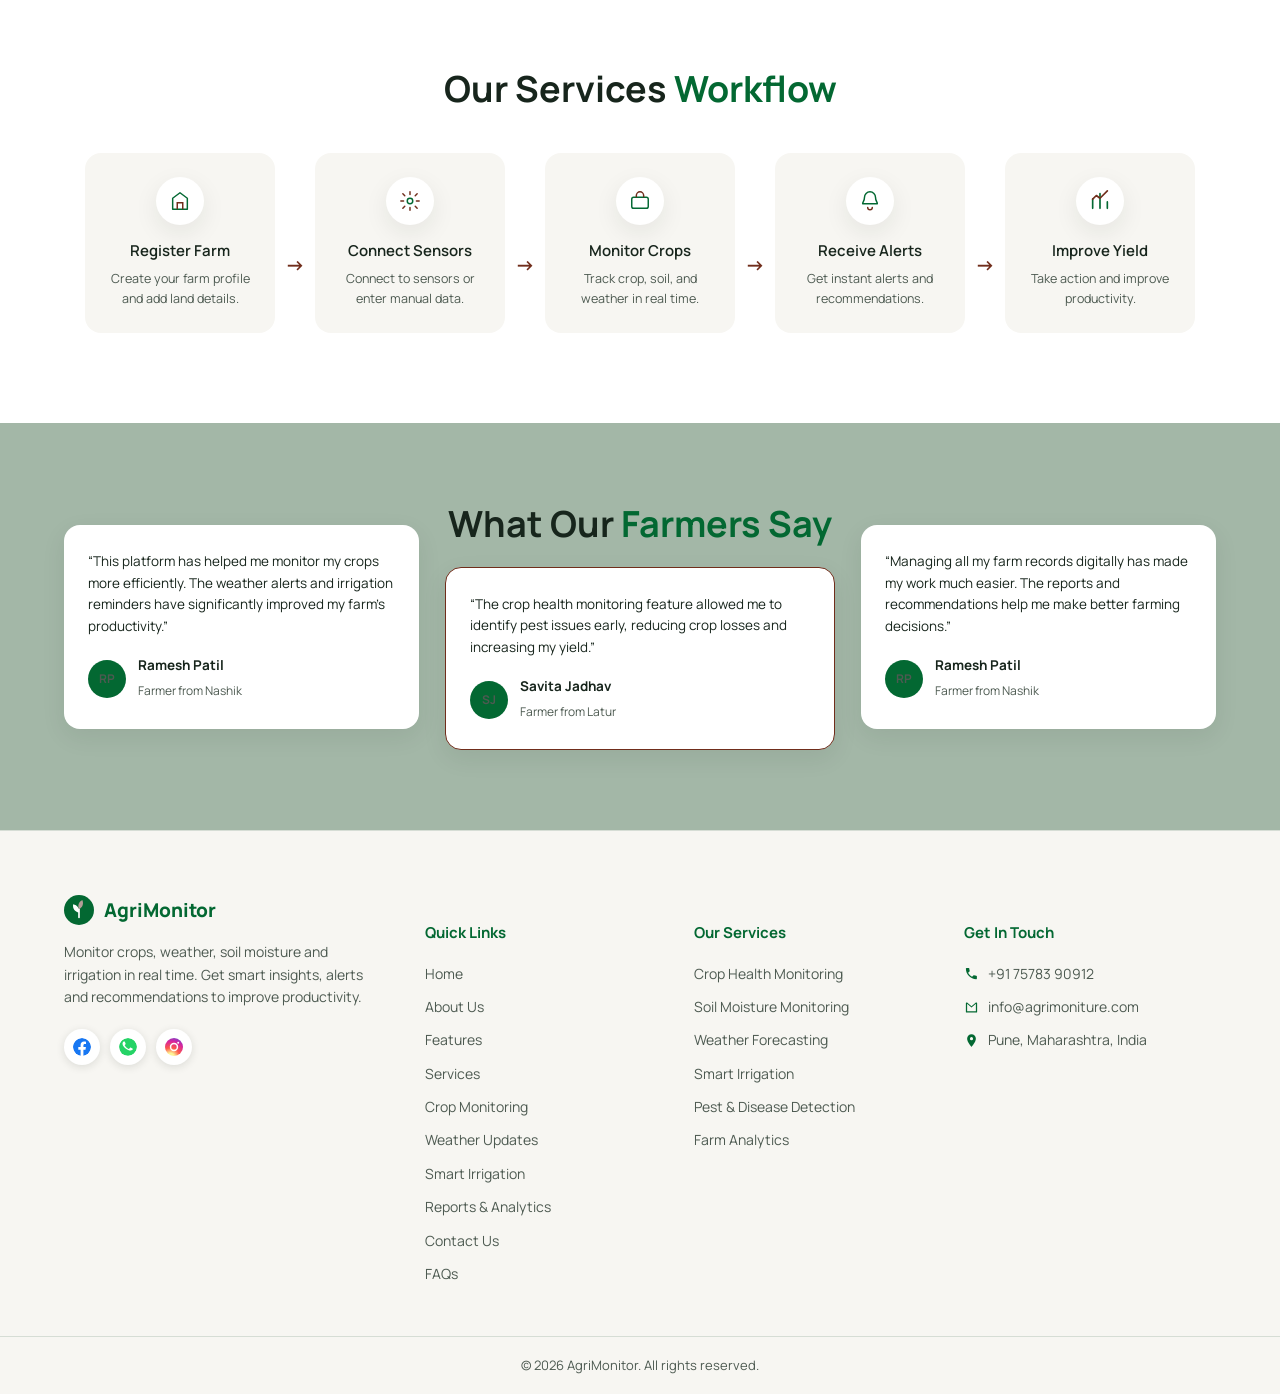
<file: services.html>
<!DOCTYPE html>
<html lang="en">
<head>
<meta charset="UTF-8">
<meta name="viewport" content="width=device-width, initial-scale=1.0">
<title>Services | AgriMonitor - Smart Farming, Better Tomorrow</title>
<link rel="preconnect" href="https://fonts.googleapis.com">
<link rel="preconnect" href="https://fonts.gstatic.com" crossorigin>
<link href="https://fonts.googleapis.com/css2?family=Manrope:wght@400;500;600;700;800&display=swap" rel="stylesheet">
<link rel="stylesheet" href="style.css">
</head>
<body>

<!-- ===== HEADER ===== -->
<header class="site-header" id="siteHeader">
  <div class="container header-inner">
    <a href="index.html" class="logo">
      <svg width="34" height="34" viewBox="0 0 36 36" fill="none" xmlns="http://www.w3.org/2000/svg">
        <circle cx="18" cy="18" r="18" fill="#036832"/>
        <path d="M18 27V17" stroke="#ffffff" stroke-width="2.2" stroke-linecap="round"/>
        <path d="M18 21c-5-1-8-5-7-10 5 1 8 5 7 10z" fill="#ffffff"/>
        <path d="M18 17c4-2 6-6 4-11-4 2-6 6-4 11z" fill="#B49D97"/>
      </svg>
      <div class="logo-text">
        <span class="logo-title">AgriMonitor</span>
        <span class="logo-sub">Smart Farming, Better Tomorrow</span>
      </div>
    </a>

    <nav class="main-nav" id="mainNav">
      <a href="index.html">Home</a>
      <a href="index.html#about">About Us</a>
      <a href="features.html">Features</a>
      <a href="services.html" class="active">Services</a>
      <a href="crop-monitoring.html">Crop Monitoring</a>
      <a href="weather.html">Weather</a>
      <a href="report.html">Reports &amp; Analytics</a>
      <a href="contact.html">Contact Us</a>
      <a href="faqs.html">FAQs</a>
    </nav>

    <div class="header-actions">
      <a href="login.html" class="btn btn-outline">Login</a>
      <a href="register.html" class="btn btn-solid">Register</a>
      <button class="hamburger" id="hamburger" aria-label="Toggle menu" aria-expanded="false">
        <span></span><span></span><span></span>
      </button>
    </div>
  </div>
</header>

<main>
<!-- ===== SERVICES HERO ===== -->
<section class="services-hero">
  <div class="container services-hero-grid">
    <div class="services-hero-text">
      <h1 class="services-title">Smart <span>Agriculture</span> Services</h1>
      <p class="services-subtitle">
        Empowering farmers with intelligent solutions for crop monitoring, irrigation,
        weather forecasting, pest management, and farm analytics.
      </p>
      <div class="hero-ctas">
        <button class="btn btn-solid btn-lg">Explore Services</button>
        <button class="btn btn-outline btn-lg">Contact Experts</button>
      </div>
    </div>
    <div class="services-hero-art" aria-hidden="true">
      <svg viewBox="0 0 320 260" class="hero-art-svg">
        <ellipse cx="170" cy="220" rx="130" ry="18" fill="#dfe6df"/>
        <path d="M70 210c-14-40-6-80 30-96 30-14 66-4 78 24 10 24 2 50-16 66-8 30-40 40-70 30-16-6-18-14-22-24z" fill="#B49D97"/>
        <path d="M70 210c-14-40-6-80 30-96" stroke="#8a6f66" stroke-width="2" fill="none" opacity=".4"/>
        <circle cx="95" cy="150" r="6" fill="#e8d9a0"/>
        <circle cx="112" cy="168" r="6" fill="#e8d9a0"/>
        <circle cx="88" cy="180" r="6" fill="#e8d9a0"/>
        <circle cx="120" cy="146" r="6" fill="#e8d9a0"/>
        <circle cx="132" cy="176" r="6" fill="#e8d9a0"/>
        <g transform="translate(150,90)">
          <path d="M0 90V40" stroke="#3f8f5c" stroke-width="4" stroke-linecap="round"/>
          <path d="M0 60c-16-6-24-22-20-38 16 2 26 14 28 30" fill="#5fa176"/>
          <path d="M0 46c14-8 20-24 14-40-16 4-24 18-22 34" fill="#036832"/>
          <circle cx="0" cy="30" r="10" fill="#036832"/>
        </g>
        <g transform="translate(210,110)">
          <path d="M0 70V30" stroke="#3f8f5c" stroke-width="3.5" stroke-linecap="round"/>
          <path d="M0 46c-12-5-18-17-15-29 12 2 20 11 21 23" fill="#5fa176"/>
          <path d="M0 34c11-6 15-18 11-30-12 3-18 14-17 26" fill="#036832"/>
        </g>
      </svg>
    </div>
  </div>
</section>

<!-- ===== SERVICES INTRO ===== -->
<section class="services-intro">
  <div class="container">
    <h2 class="section-title center">Our Smart <span>Farming</span> Services</h2>
    <p class="services-intro-text">
      Explore our advanced agriculture services designed to improve farm productivity
      and simplify daily farming operations.
    </p>
  </div>
</section>

<!-- ===== SERVICES LIST ===== -->
<section class="services-list">
  <div class="container">

    <!-- 1. Crop Monitoring -->
    <div class="service-row">
      <div class="service-card">
        <h3>Crop Monitoring</h3>
        <p>Monitor crop growth, health, and life cycle in real time using smart technology.</p>
        <ul class="service-checklist">
          <li>Real-Time crop health tracking</li>
          <li>AI-based disease detection</li>
          <li>Timely recommendations</li>
        </ul>
        <a href="#" class="btn btn-outline service-learn-more">Learn More <span>&rarr;</span></a>
      </div>
      <div class="service-visual service-visual--crop">
        <div class="service-widget">
          <span class="widget-label">Crop Health</span>
          <span class="widget-badge widget-badge--good"><svg viewBox="0 0 24 24" width="12" height="12"><circle cx="12" cy="12" r="10" fill="#036832"/></svg> Good</span>
          <svg class="widget-sparkline" viewBox="0 0 100 32"><polyline points="0,26 15,20 30,22 45,10 60,14 75,6 100,8" fill="none" stroke="#036832" stroke-width="2.5" stroke-linecap="round" stroke-linejoin="round"/></svg>
        </div>
      </div>
    </div>

    <!-- 2. Weather Forecasting -->
    <div class="service-row service-row--reverse">
      <div class="service-card">
        <h3>Weather Forecasting</h3>
        <p>Receive accurate weather updates, rainfall alerts, and climate insights for better planning.</p>
        <ul class="service-checklist">
          <li>Real-Time weather updates</li>
          <li>Rainfall &amp; temperature alerts</li>
          <li>7 day &amp; 15 day forecasts</li>
        </ul>
        <a href="#" class="btn btn-outline service-learn-more">Learn More <span>&rarr;</span></a>
      </div>
      <div class="service-visual service-visual--weather">
        <div class="service-widget widget--forecast">
          <span class="widget-label">Weather Forecast</span>
          <div class="forecast-rows">
            <div class="forecast-row"><span>Today</span><span>☀️</span><span>28°C</span></div>
            <div class="forecast-row"><span>Tomorrow</span><span>⛅</span><span>26°C</span></div>
            <div class="forecast-row"><span>Wed</span><span>🌦️</span><span>24°C</span></div>
          </div>
        </div>
      </div>
    </div>

    <!-- 3. Smart Irrigation -->
    <div class="service-row">
      <div class="service-card">
        <h3>Smart Irrigation</h3>
        <p>Optimize irrigation schedules using soil moisture and weather data to save water.</p>
        <ul class="service-checklist">
          <li>Automated irrigation scheduling</li>
          <li>Water usage optimization</li>
          <li>Save water &amp; reduce cost</li>
        </ul>
        <a href="#" class="btn btn-outline service-learn-more">Learn More <span>&rarr;</span></a>
      </div>
      <div class="service-visual service-visual--irrigation">
        <div class="service-widget widget--irrigation">
          <span class="widget-label">Irrigation Schedule</span>
          <div class="irrigation-row"><span>Zone 1</span><span class="toggle toggle--on"></span></div>
          <div class="irrigation-row"><span>Zone 2</span><span class="toggle toggle--on"></span></div>
          <div class="irrigation-row"><span>Zone 3</span><span class="toggle"></span></div>
        </div>
      </div>
    </div>

    <!-- 4. Soil Monitoring -->
    <div class="service-row service-row--reverse">
      <div class="service-card">
        <h3>Soil Monitoring</h3>
        <p>Track soil moisture, temperature, pH, and nutrients to maintain healthy soil.</p>
        <ul class="service-checklist">
          <li>Soil nutrient analysis</li>
          <li>pH and moisture monitoring</li>
          <li>Fertilizer recommendation</li>
        </ul>
        <a href="#" class="btn btn-outline service-learn-more">Learn More <span>&rarr;</span></a>
      </div>
      <div class="service-visual service-visual--soil">
        <div class="service-widget widget--soil">
          <span class="widget-label">Soil Analysis</span>
          <div class="soil-row"><span>pH Level</span><span>6.8</span><em class="tag tag--good">Good</em></div>
          <div class="soil-row"><span>Moisture</span><span>42%</span><em class="tag tag--medium">Medium</em></div>
          <div class="soil-row"><span>Nitrogen</span><span>High</span><em class="tag tag--good">Good</em></div>
        </div>
      </div>
    </div>

    <!-- 5. Pest & Disease Detection -->
    <div class="service-row">
      <div class="service-card">
        <h3>Pest &amp; Disease Detection</h3>
        <p>Identify pests and crop diseases early and receive treatment recommendations.</p>
        <ul class="service-checklist">
          <li>Early pest detection</li>
          <li>Treatment recommendations</li>
          <li>Reduce crop loss</li>
        </ul>
        <a href="#" class="btn btn-outline service-learn-more">Learn More <span>&rarr;</span></a>
      </div>
      <div class="service-visual service-visual--pest">
        <div class="service-widget widget--pest">
          <span class="widget-label">Leaf Scan</span>
          <span class="widget-badge widget-badge--warn">⚠ 2 Issues Found</span>
          <p class="widget-note">Early blight detected on 2 leaves — treatment advised.</p>
        </div>
      </div>
    </div>

    <!-- 6. Reports & Analytics -->
    <div class="service-row service-row--reverse">
      <div class="service-card">
        <h3>Reports &amp; Analytics</h3>
        <p>Generate detailed reports and analyze farm performance to make informed decisions.</p>
        <ul class="service-checklist">
          <li>Yield performance reports</li>
          <li>Farm activity analytics</li>
          <li>Smart decision support</li>
        </ul>
        <a href="#" class="btn btn-outline service-learn-more">Learn More <span>&rarr;</span></a>
      </div>
      <div class="service-visual service-visual--reports">
        <div class="service-widget widget--reports">
          <span class="widget-label">This Month Overview</span>
          <svg class="widget-bars" viewBox="0 0 100 40"><rect x="4" y="18" width="10" height="22" rx="2" fill="#a9c9ac"/><rect x="22" y="10" width="10" height="30" rx="2" fill="#5fa176"/><rect x="40" y="4" width="10" height="36" rx="2" fill="#036832"/><rect x="58" y="14" width="10" height="26" rx="2" fill="#5fa176"/><rect x="76" y="8" width="10" height="32" rx="2" fill="#036832"/></svg>
        </div>
      </div>
    </div>

    <!-- 7. Expert Advisor Alerts -->
    <div class="service-row">
      <div class="service-card">
        <h3>Expert Advisor Alerts</h3>
        <p>Receive expert advice and real-time alerts on crop and pest diseases.</p>
        <ul class="service-checklist">
          <li>Expert consultation</li>
          <li>Pest &amp; disease alerts</li>
          <li>Best practice recommendations</li>
        </ul>
        <a href="#" class="btn btn-outline service-learn-more">Learn More <span>&rarr;</span></a>
      </div>
      <div class="service-visual service-visual--expert">
        <div class="service-widget widget--expert">
          <span class="widget-label">Expert Alert</span>
          <p class="widget-note">"Apply neem-based spray within 48 hrs to control aphid spread in Zone 2."</p>
          <span class="widget-expert-name">— Dr. Anjali Kulkarni, Agronomist</span>
        </div>
      </div>
    </div>

  </div>
</section>

<!-- ===== WORKFLOW ===== -->
<section class="workflow">
  <div class="container">
    <h2 class="section-title center">Our Services <span>Workflow</span></h2>
    <div class="workflow-track">
      <div class="workflow-step">
        <div class="workflow-icon">
          <svg viewBox="0 0 24 24" fill="none"><path d="M4 21V9l8-6 8 6v12H4z" stroke="#036832" stroke-width="1.6" stroke-linejoin="round"/><path d="M9 21v-7h6v7" stroke="#702D1B" stroke-width="1.6"/></svg>
        </div>
        <h4>Register Farm</h4>
        <p>Create your farm profile and add land details.</p>
      </div>
      <div class="workflow-arrow">&rarr;</div>
      <div class="workflow-step">
        <div class="workflow-icon">
          <svg viewBox="0 0 24 24" fill="none"><circle cx="12" cy="12" r="3" stroke="#036832" stroke-width="1.6"/><path d="M12 2v3M12 19v3M4.2 4.2l2.1 2.1M17.7 17.7l2.1 2.1M2 12h3M19 12h3M4.2 19.8l2.1-2.1M17.7 6.3l2.1-2.1" stroke="#702D1B" stroke-width="1.6" stroke-linecap="round"/></svg>
        </div>
        <h4>Connect Sensors</h4>
        <p>Connect to sensors or enter manual data.</p>
      </div>
      <div class="workflow-arrow">&rarr;</div>
      <div class="workflow-step">
        <div class="workflow-icon">
          <svg viewBox="0 0 24 24" fill="none"><rect x="3" y="8" width="18" height="12" rx="2" stroke="#036832" stroke-width="1.6"/><path d="M8 8V6a4 4 0 018 0v2" stroke="#702D1B" stroke-width="1.6"/></svg>
        </div>
        <h4>Monitor Crops</h4>
        <p>Track crop, soil, and weather in real time.</p>
      </div>
      <div class="workflow-arrow">&rarr;</div>
      <div class="workflow-step">
        <div class="workflow-icon">
          <svg viewBox="0 0 24 24" fill="none"><path d="M12 2a6 6 0 00-6 6c0 4-2 5-2 7h16c0-2-2-3-2-7a6 6 0 00-6-6z" stroke="#036832" stroke-width="1.6" stroke-linejoin="round"/><path d="M9.5 19a2.5 2.5 0 005 0" stroke="#702D1B" stroke-width="1.6" stroke-linecap="round"/></svg>
        </div>
        <h4>Receive Alerts</h4>
        <p>Get instant alerts and recommendations.</p>
      </div>
      <div class="workflow-arrow">&rarr;</div>
      <div class="workflow-step">
        <div class="workflow-icon">
          <svg viewBox="0 0 24 24" fill="none"><path d="M4 20V10M12 20V4M20 20v-7" stroke="#036832" stroke-width="1.8" stroke-linecap="round"/><path d="M4 10l4-4 4 3 8-8" stroke="#702D1B" stroke-width="1.8" stroke-linecap="round" stroke-linejoin="round"/></svg>
        </div>
        <h4>Improve Yield</h4>
        <p>Take action and improve productivity.</p>
      </div>
    </div>
  </div>
</section>

<!-- ===== TESTIMONIALS ===== -->
<section class="testimonials">
  <div class="container testimonials-grid">
    <div class="testimonial-card">
      <p>&ldquo;This platform has helped me monitor my crops more efficiently. The weather alerts and irrigation reminders have significantly improved my farm&rsquo;s productivity.&rdquo;</p>
      <div class="testimonial-author">
        <span class="avatar">RP</span>
        <div>
          <strong>Ramesh Patil</strong>
          <span>Farmer from Nashik</span>
        </div>
      </div>
    </div>

    <div class="testimonial-center">
      <h2 class="section-title center">What Our <span>Farmers Say</span></h2>
      <div class="testimonial-card testimonial-card--accent">
        <p>&ldquo;The crop health monitoring feature allowed me to identify pest issues early, reducing crop losses and increasing my yield.&rdquo;</p>
        <div class="testimonial-author">
          <span class="avatar">SJ</span>
          <div>
            <strong>Savita Jadhav</strong>
            <span>Farmer from Latur</span>
          </div>
        </div>
      </div>
    </div>

    <div class="testimonial-card">
      <p>&ldquo;Managing all my farm records digitally has made my work much easier. The reports and recommendations help me make better farming decisions.&rdquo;</p>
      <div class="testimonial-author">
        <span class="avatar">RP</span>
        <div>
          <strong>Ramesh Patil</strong>
          <span>Farmer from Nashik</span>
        </div>
      </div>
    </div>
  </div>
</section>
</main>

<!-- ===== FOOTER ===== -->
<footer class="site-footer">
  <div class="container footer-grid">
    <div class="footer-brand">
      <a href="index.html" class="logo">
        <svg width="30" height="30" viewBox="0 0 36 36" fill="none" xmlns="http://www.w3.org/2000/svg">
          <circle cx="18" cy="18" r="18" fill="#036832"/>
          <path d="M18 27V17" stroke="#ffffff" stroke-width="2" stroke-linecap="round"/>
          <path d="M18 21c-5-1-8-5-7-10 5 1 8 5 7 10z" fill="#ffffff"/>
          <path d="M18 17c4-2 6-6 4-11-4 2-6 6-4 11z" fill="#B49D97"/>
        </svg>
        <div class="logo-text">
          <span class="logo-title">AgriMonitor</span>
          <span class="logo-sub">Smart Farming, Better Tomorrow</span>
        </div>
      </a>
      <p>Monitor crops, weather, soil moisture and irrigation in real time. Get smart insights, alerts and recommendations to improve productivity.</p>
      <div class="social-row">
        <a href="#" aria-label="Facebook" class="social-icon social-icon--facebook">
          <svg viewBox="0 0 24 24" width="18" height="18"><path fill="#1877F2" d="M24 12.07C24 5.4 18.63 0 12 0S0 5.4 0 12.07C0 18.1 4.39 23.1 10.13 24v-8.44H7.08v-3.49h3.05V9.41c0-3.02 1.79-4.7 4.53-4.7 1.31 0 2.68.24 2.68.24v2.97h-1.51c-1.49 0-1.95.93-1.95 1.89v2.26h3.32l-.53 3.49h-2.79V24C19.61 23.1 24 18.1 24 12.07z"/></svg>
        </a>
        <a href="#" aria-label="WhatsApp" class="social-icon social-icon--whatsapp">
          <svg viewBox="0 0 24 24" width="18" height="18"><path fill="#25D366" d="M12 0C5.4 0 .1 5.3.1 11.9c0 2.1.6 4.1 1.6 5.9L0 24l6.3-1.7c1.7.9 3.7 1.4 5.7 1.4 6.6 0 11.9-5.3 11.9-11.9C23.9 5.3 18.6 0 12 0z"/><path fill="#fff" d="M17.5 15.3c-.3.7-1.5 1.4-2.1 1.4-.5.1-1.2.1-2-.2-.5-.2-1.1-.4-1.9-.7-3.2-1.4-5.3-4.6-5.5-4.8-.2-.2-1.3-1.7-1.3-3.3s.8-2.3 1.1-2.7c.3-.3.6-.4.8-.4h.6c.2 0 .4 0 .6.5.3.6.9 2.1 1 2.3.1.2.1.4 0 .6-.1.2-.2.4-.4.6-.2.2-.4.5-.5.6-.2.2-.4.4-.2.8.2.4 1 1.6 2.1 2.6 1.4 1.3 2.6 1.7 3 1.9.4.2.6.2.8-.1.2-.3.9-1 1.1-1.4.2-.4.5-.3.8-.2s2 .9 2.3 1.1.6.3.6.5c.1.2.1.9-.2 1.6z"/></svg>
        </a>
        <a href="#" aria-label="Instagram" class="social-icon social-icon--instagram">
          <svg viewBox="0 0 24 24" width="18" height="18"><defs><radialGradient id="igGrad" cx="30%" cy="107%" r="150%"><stop offset="0%" stop-color="#fdf497"/><stop offset="15%" stop-color="#fdf497"/><stop offset="35%" stop-color="#fd5949"/><stop offset="60%" stop-color="#d6249f"/><stop offset="90%" stop-color="#285AEB"/></radialGradient></defs><rect width="24" height="24" rx="6" fill="url(#igGrad)"/><path fill="#fff" d="M12 6.4a5.6 5.6 0 100 11.2 5.6 5.6 0 000-11.2zm0 9.2a3.6 3.6 0 110-7.2 3.6 3.6 0 010 7.2zM18.9 6.2a1.3 1.3 0 11-2.6 0 1.3 1.3 0 012.6 0z"/></svg>
        </a>
      </div>
    </div>

    <div class="footer-col">
      <h5>Quick Links</h5>
      <a href="index.html">Home</a>
      <a href="index.html#about">About Us</a>
      <a href="features.html">Features</a>
      <a href="services.html">Services</a>
      <a href="crop-monitoring.html">Crop Monitoring</a>
      <a href="#">Weather Updates</a>
      <a href="#">Smart Irrigation</a>
      <a href="#">Reports &amp; Analytics</a>
      <a href="#">Contact Us</a>
      <a href="#">FAQs</a>
    </div>

    <div class="footer-col">
      <h5>Our Services</h5>
      <a href="services.html">Crop Health Monitoring</a>
      <a href="services.html">Soil Moisture Monitoring</a>
      <a href="services.html">Weather Forecasting</a>
      <a href="services.html">Smart Irrigation</a>
      <a href="services.html">Pest &amp; Disease Detection</a>
      <a href="services.html">Farm Analytics</a>
    </div>

    <div class="footer-col footer-contact">
      <h5>Get In Touch</h5>
      <a class="contact-link" href="tel:+917578390912"><svg viewBox="0 0 24 24" width="15" height="15"><path fill="currentColor" d="M6.6 10.8c1.4 2.7 3.6 4.9 6.3 6.3l2.1-2.1c.3-.3.7-.4 1-.2 1.1.4 2.3.6 3.6.6.6 0 1 .4 1 1V20c0 .6-.4 1-1 1C10.6 21 3 13.4 3 4c0-.6.4-1 1-1h3.5c.6 0 1 .4 1 1 0 1.3.2 2.5.6 3.6.1.4 0 .8-.3 1L6.6 10.8z"/></svg> +91 75783 90912</a>
      <a class="contact-link" href="https://mail.google.com/mail/?view=cm&amp;fs=1&amp;to=info@agrimoniture.com" target="_blank" rel="noopener"><svg viewBox="0 0 24 24" width="15" height="15"><path fill="currentColor" d="M4 4h16a1 1 0 011 1v14a1 1 0 01-1 1H4a1 1 0 01-1-1V5a1 1 0 011-1zm8 8L5 6v12h14V6l-7 6zm0-2l7-6H5l7 6z"/></svg> info@agrimoniture.com</a>
      <a class="contact-link" href="https://www.google.com/maps/search/?api=1&amp;query=Pune,+Maharashtra,+India" target="_blank" rel="noopener"><svg viewBox="0 0 24 24" width="15" height="15"><path fill="currentColor" d="M12 2a7 7 0 00-7 7c0 5.3 7 13 7 13s7-7.7 7-13a7 7 0 00-7-7zm0 9.5A2.5 2.5 0 1112 6.5a2.5 2.5 0 010 5z"/></svg> Pune, Maharashtra, India</a>
    </div>
  </div>
  <div class="footer-bottom">
    <div class="container">&copy; 2026 AgriMonitor. All rights reserved.</div>
  </div>
</footer>

<script src="script.js"></script>
</body>
</html>
</file>
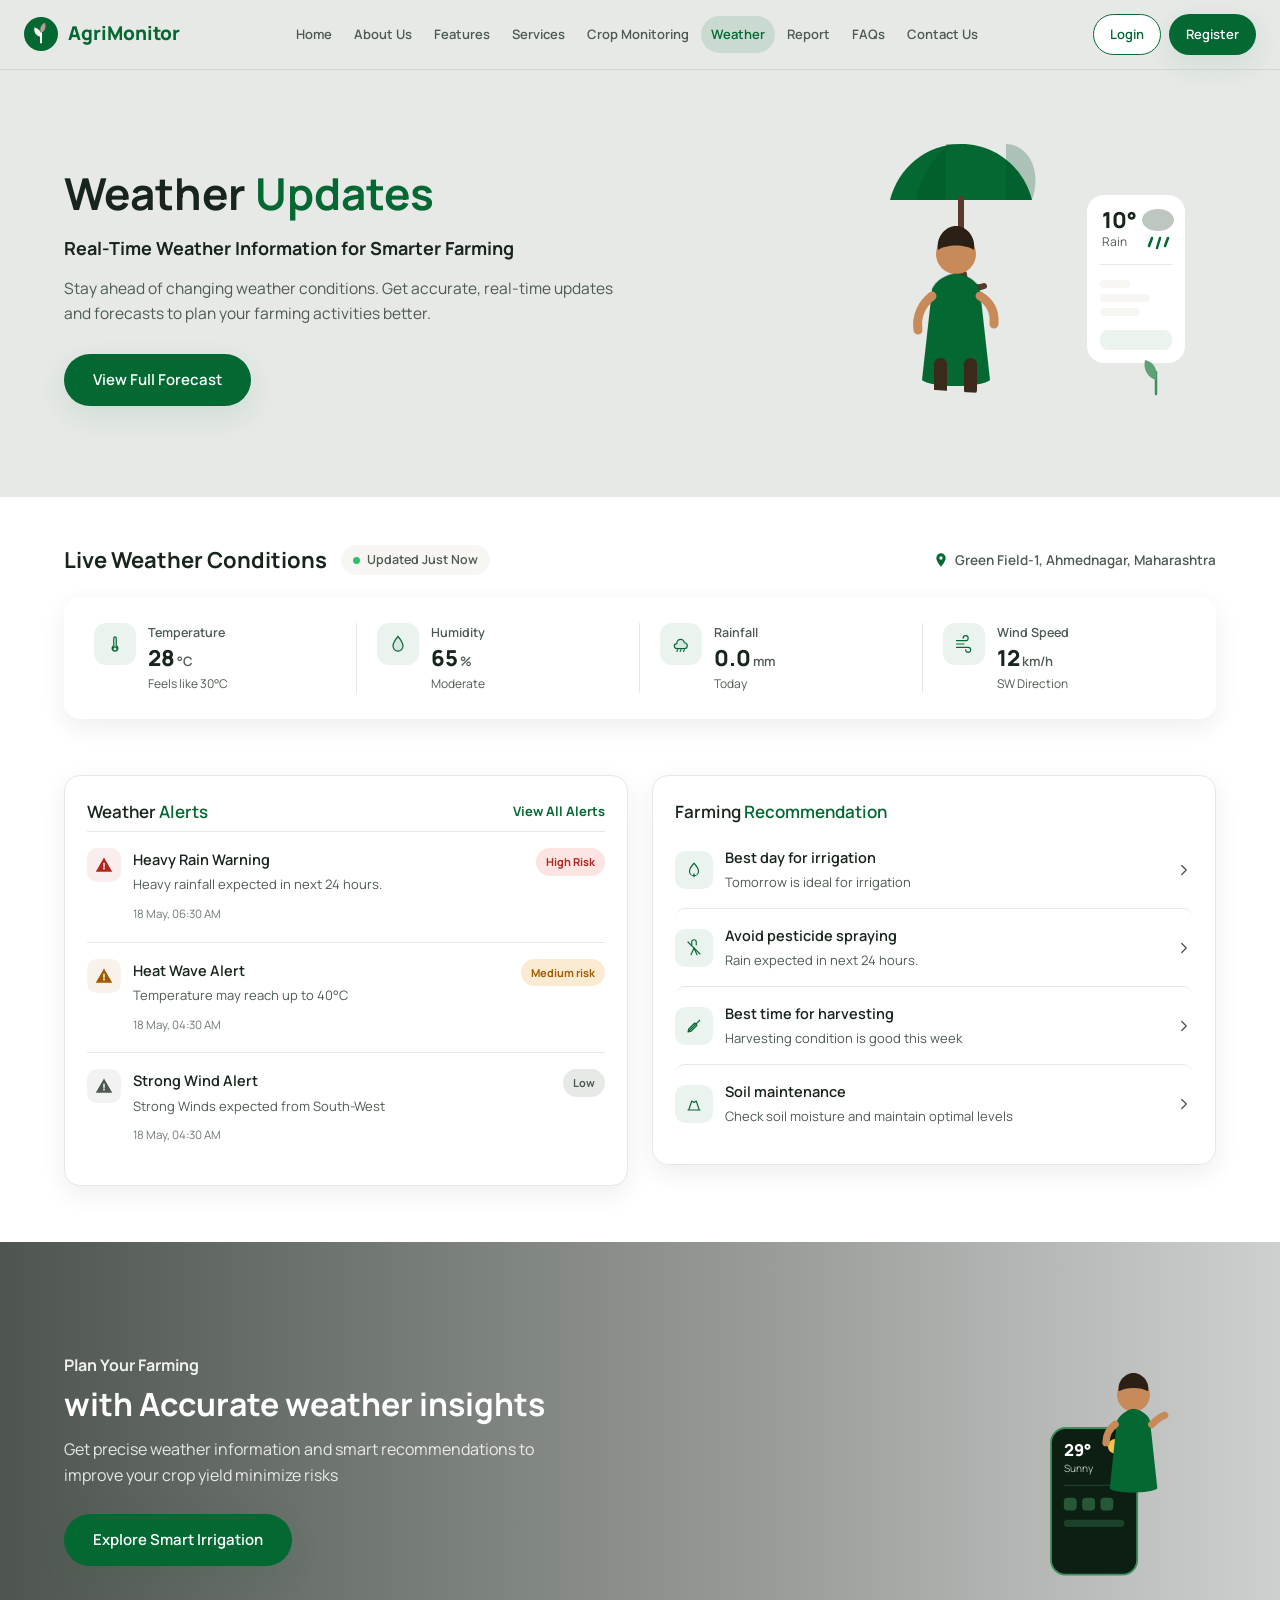
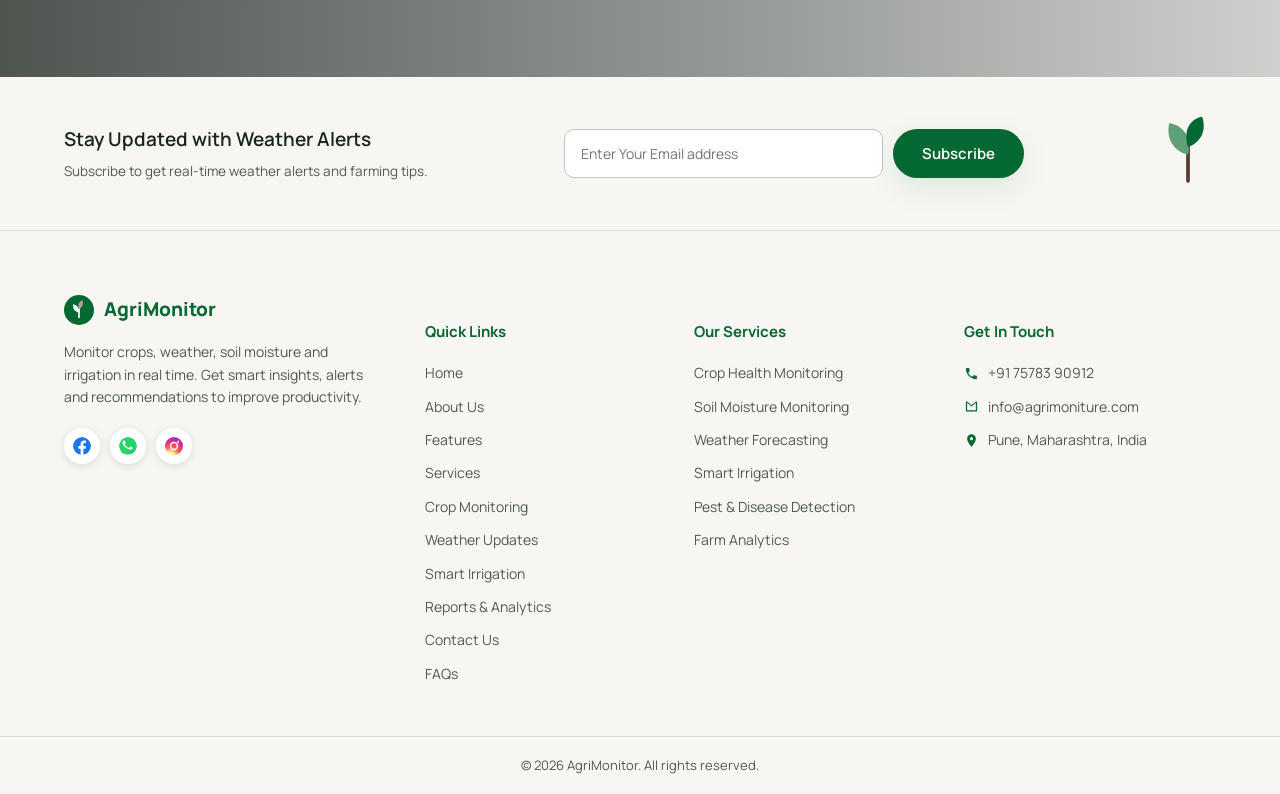
<file: Weather.html>
<!DOCTYPE html>
<html lang="en">
<head>
<meta charset="UTF-8">
<meta name="viewport" content="width=device-width, initial-scale=1.0">
<title>Weather Updates | AgriMonitor - Smart Farming, Better Tomorrow</title>
<link rel="preconnect" href="https://fonts.googleapis.com">
<link rel="preconnect" href="https://fonts.gstatic.com" crossorigin>
<link href="https://fonts.googleapis.com/css2?family=Manrope:wght@400;500;600;700;800&display=swap" rel="stylesheet">
<link rel="stylesheet" href="style.css">
</head>
<body>

<!-- ===== HEADER ===== -->
<header class="site-header" id="siteHeader">
  <div class="container header-inner">
    <a href="index.html" class="logo">
      <svg width="34" height="34" viewBox="0 0 36 36" fill="none" xmlns="http://www.w3.org/2000/svg">
        <circle cx="18" cy="18" r="18" fill="#036832"/>
        <path d="M18 27V17" stroke="#ffffff" stroke-width="2.2" stroke-linecap="round"/>
        <path d="M18 21c-5-1-8-5-7-10 5 1 8 5 7 10z" fill="#ffffff"/>
        <path d="M18 17c4-2 6-6 4-11-4 2-6 6-4 11z" fill="#B49D97"/>
      </svg>
      <div class="logo-text">
        <span class="logo-title">AgriMonitor</span>
        <span class="logo-sub">Smart Farming, Better Tomorrow</span>
      </div>
    </a>

    <nav class="main-nav" id="mainNav">
      <a href="index.html">Home</a>
      <a href="index.html#about">About Us</a>
      <a href="features.html">Features</a>
      <a href="services.html">Services</a>
      <a href="crop-monitoring.html">Crop Monitoring</a>
      <a href="weather.html" class="active">Weather</a>
      <a href="#">Report</a>
      <a href="#">FAQs</a>
      <a href="#">Contact Us</a>
    </nav>

    <div class="header-actions">
      <a href="login.html" class="btn btn-outline">Login</a>
      <a href="register.html" class="btn btn-solid">Register</a>
      <button class="hamburger" id="hamburger" aria-label="Toggle menu" aria-expanded="false">
        <span></span><span></span><span></span>
      </button>
    </div>
  </div>
</header>

<main>

  <!-- ===== HERO ===== -->
  <section class="weather-hero">
    <div class="container weather-hero-inner">
      <div class="weather-hero-copy">
        <h1 class="weather-hero-title">Weather <span>Updates</span></h1>
        <p class="weather-hero-lead">Real-Time Weather Information for Smarter Farming</p>
        <p class="weather-hero-sub">Stay ahead of changing weather conditions. Get accurate, real-time updates and forecasts to plan your farming activities better.</p>
        <a href="#forecast" class="btn btn-solid weather-hero-cta">View Full Forecast</a>
      </div>

      <div class="weather-hero-art" aria-hidden="true">
        <svg viewBox="0 0 360 300" width="100%" height="100%">
          <!-- umbrella -->
          <g transform="translate(30,10)">
            <path d="M75 0C40 0 12 24 4 56h142C138 24 110 0 75 0z" fill="#036832"/>
            <path d="M75 0C55 0 38 24 30 56h30V0z" fill="#024d25" opacity=".35"/>
            <path d="M120 0c20 0 37 24 26 56h-26V0z" fill="#024d25" opacity=".25"/>
            <rect x="72" y="52" width="6" height="90" rx="3" fill="#5a3a2a"/>
            <path d="M78 130c0 10 10 16 20 12" stroke="#5a3a2a" stroke-width="6" fill="none" stroke-linecap="round"/>
          </g>
          <!-- woman figure -->
          <g transform="translate(58,96)">
            <circle cx="42" cy="24" r="20" fill="#c98a5a"/>
            <path d="M24 20c-2-14 8-24 18-24s20 10 18 24c-8-6-28-6-36 0z" fill="#2c2016"/>
            <path d="M18 60c4-10 16-16 24-16s20 6 24 16l10 90c-10 8-58 8-68 0z" fill="#036832"/>
            <path d="M18 60c4-10 16-16 24-16s20 6 24 16" fill="none" stroke="#024d25" stroke-width="1.5" opacity=".4"/>
            <path d="M18 66c-10 8-16 20-14 34" stroke="#c98a5a" stroke-width="9" stroke-linecap="round" fill="none"/>
            <path d="M66 66c10 6 15 16 14 28" stroke="#c98a5a" stroke-width="9" stroke-linecap="round" fill="none"/>
            <rect x="20" y="128" width="13" height="38" rx="6" fill="#3a2a1c"/>
            <rect x="50" y="128" width="13" height="38" rx="6" fill="#3a2a1c"/>
          </g>
          <!-- phone widget -->
          <g transform="translate(230,60)">
            <rect x="0" y="0" width="100" height="170" rx="18" fill="#ffffff" stroke="#E6E9E6" stroke-width="2"/>
            <text x="16" y="34" font-family="Manrope, sans-serif" font-size="22" font-weight="800" fill="#17251c">10°</text>
            <text x="16" y="52" font-family="Manrope, sans-serif" font-size="12" fill="#4d5a51">Rain</text>
            <g transform="translate(60,14)">
              <ellipse cx="12" cy="12" rx="16" ry="11" fill="#BDC7BF"/>
              <line x1="6" y1="30" x2="3" y2="38" stroke="#036832" stroke-width="2.5" stroke-linecap="round"/>
              <line x1="14" y1="30" x2="11" y2="40" stroke="#036832" stroke-width="2.5" stroke-linecap="round"/>
              <line x1="22" y1="30" x2="19" y2="38" stroke="#036832" stroke-width="2.5" stroke-linecap="round"/>
            </g>
            <rect x="14" y="70" width="72" height="1" fill="#E6E9E6"/>
            <rect x="14" y="86" width="30" height="8" rx="4" fill="#F7F6F2"/>
            <rect x="14" y="100" width="50" height="8" rx="4" fill="#F7F6F2"/>
            <rect x="14" y="114" width="40" height="8" rx="4" fill="#F7F6F2"/>
            <rect x="14" y="136" width="72" height="20" rx="8" fill="#036832" opacity=".08"/>
          </g>
          <!-- ground / plant -->
          <path d="M0 260c60-14 110 6 170-4s130-18 190 2v42H0z" fill="#E6E9E6"/>
          <g transform="translate(300,220)">
            <path d="M0 40V18" stroke="#3f8f5c" stroke-width="2.5" stroke-linecap="round"/>
            <path d="M0 26c-9-3-13-11-11-20 9 2 13 9 11 20z" fill="#5fa176"/>
          </g>
        </svg>
      </div>
    </div>
  </section>

  <!-- ===== LIVE CONDITIONS ===== -->
  <section class="live-conditions" id="forecast">
    <div class="container">
      <div class="live-conditions-head">
        <div class="live-conditions-title">
          <h2>Live Weather Conditions</h2>
          <span class="live-badge"><span class="live-dot"></span>Updated Just Now</span>
        </div>
        <div class="live-location">
          <svg viewBox="0 0 24 24" width="16" height="16"><path fill="#036832" d="M12 2a7 7 0 00-7 7c0 5.3 7 13 7 13s7-7.7 7-13a7 7 0 00-7-7zm0 9.5A2.5 2.5 0 1112 6.5a2.5 2.5 0 010 5z"/></svg>
          Green Field-1, Ahmednagar, Maharashtra
        </div>
      </div>

      <div class="metrics-bar">
        <div class="metric">
          <span class="metric-icon">
            <svg viewBox="0 0 24 24" width="20" height="20" fill="none"><path d="M12 15.5a2.5 2.5 0 100 5 2.5 2.5 0 000-5zm1.5-1.6V5a1.5 1.5 0 00-3 0v8.9a3.5 3.5 0 103 0z" stroke="#036832" stroke-width="1.4" fill="#036832" fill-opacity=".08"/></svg>
          </span>
          <div>
            <span class="metric-label">Temperature</span>
            <span class="metric-value">28<small>°C</small></span>
            <span class="metric-note">Feels like 30°C</span>
          </div>
        </div>
        <div class="metric">
          <span class="metric-icon">
            <svg viewBox="0 0 24 24" width="20" height="20" fill="none"><path d="M12 3s6 7 6 11.5A6 6 0 016 14.5C6 10 12 3 12 3z" stroke="#036832" stroke-width="1.4" fill="#036832" fill-opacity=".08"/></svg>
          </span>
          <div>
            <span class="metric-label">Humidity</span>
            <span class="metric-value">65<small>%</small></span>
            <span class="metric-note">Moderate</span>
          </div>
        </div>
        <div class="metric">
          <span class="metric-icon">
            <svg viewBox="0 0 24 24" width="20" height="20" fill="none"><path d="M7 11.5a4.5 4.5 0 118.94-1H16a3.5 3.5 0 010 7H7a3 3 0 01-.5-5.96z" stroke="#036832" stroke-width="1.4" fill="#036832" fill-opacity=".08"/><path d="M8 19l-1 2M12 19l-1 2M16 19l-1 2" stroke="#036832" stroke-width="1.4" stroke-linecap="round"/></svg>
          </span>
          <div>
            <span class="metric-label">Rainfall</span>
            <span class="metric-value">0.0<small>mm</small></span>
            <span class="metric-note">Today</span>
          </div>
        </div>
        <div class="metric">
          <span class="metric-icon">
            <svg viewBox="0 0 24 24" width="20" height="20" fill="none"><path d="M3 8h11a3 3 0 10-3-3M3 16h14a3 3 0 11-3 3M3 12h9" stroke="#036832" stroke-width="1.4" stroke-linecap="round"/></svg>
          </span>
          <div>
            <span class="metric-label">Wind Speed</span>
            <span class="metric-value">12<small>km/h</small></span>
            <span class="metric-note">SW Direction</span>
          </div>
        </div>
      </div>
    </div>
  </section>

  <!-- ===== ALERTS + RECOMMENDATIONS ===== -->
  <section class="alerts-section">
    <div class="container alerts-grid">

      <div class="panel-card">
        <div class="panel-head">
          <h3>Weather <span>Alerts</span></h3>
          <a href="#" class="link-accent">View All Alerts</a>
        </div>

        <ul class="alert-list">
          <li class="alert-row">
            <span class="alert-icon alert-icon--high">
              <svg viewBox="0 0 24 24" width="18" height="18"><path fill="#B3261E" d="M12 2L1 21h22L12 2zm0 6.5c.6 0 1 .4 1 1V14a1 1 0 01-2 0V9.5c0-.6.4-1 1-1zM12 18a1.3 1.3 0 110-2.6 1.3 1.3 0 010 2.6z"/></svg>
            </span>
            <div class="alert-body">
              <h4>Heavy Rain Warning</h4>
              <p>Heavy rainfall expected in next 24 hours.</p>
              <span class="alert-time">18 May, 06:30 AM</span>
            </div>
            <span class="risk-pill risk-pill--high">High Risk</span>
          </li>

          <li class="alert-row">
            <span class="alert-icon alert-icon--medium">
              <svg viewBox="0 0 24 24" width="18" height="18"><path fill="#A15C00" d="M12 2L1 21h22L12 2zm0 6.5c.6 0 1 .4 1 1V14a1 1 0 01-2 0V9.5c0-.6.4-1 1-1zM12 18a1.3 1.3 0 110-2.6 1.3 1.3 0 010 2.6z"/></svg>
            </span>
            <div class="alert-body">
              <h4>Heat Wave Alert</h4>
              <p>Temperature may reach up to 40°C</p>
              <span class="alert-time">18 May, 04:30 AM</span>
            </div>
            <span class="risk-pill risk-pill--medium">Medium risk</span>
          </li>

          <li class="alert-row">
            <span class="alert-icon alert-icon--low">
              <svg viewBox="0 0 24 24" width="18" height="18"><path fill="#4d5a51" d="M12 2L1 21h22L12 2zm0 6.5c.6 0 1 .4 1 1V14a1 1 0 01-2 0V9.5c0-.6.4-1 1-1zM12 18a1.3 1.3 0 110-2.6 1.3 1.3 0 010 2.6z"/></svg>
            </span>
            <div class="alert-body">
              <h4>Strong Wind Alert</h4>
              <p>Strong Winds expected from South-West</p>
              <span class="alert-time">18 May, 04:30 AM</span>
            </div>
            <span class="risk-pill risk-pill--low">Low</span>
          </li>
        </ul>
      </div>

      <div class="panel-card">
        <div class="panel-head">
          <h3>Farming <span>Recommendation</span></h3>
        </div>

        <ul class="recommend-list">
          <li class="recommend-row" tabindex="0">
            <span class="recommend-icon">
              <svg viewBox="0 0 24 24" width="18" height="18" fill="none"><path d="M12 3s6 6.5 6 10.5A6 6 0 016 13.5C6 9.5 12 3 12 3z" stroke="#036832" stroke-width="1.5"/><path d="M12 21v-4" stroke="#036832" stroke-width="1.5" stroke-linecap="round"/></svg>
            </span>
            <div class="recommend-body">
              <h4>Best day for irrigation</h4>
              <p>Tomorrow is ideal for irrigation</p>
            </div>
            <svg class="chevron" viewBox="0 0 24 24" width="18" height="18"><path d="M9 6l6 6-6 6" stroke="#4d5a51" stroke-width="1.8" fill="none" stroke-linecap="round" stroke-linejoin="round"/></svg>
          </li>

          <li class="recommend-row" tabindex="0">
            <span class="recommend-icon">
              <svg viewBox="0 0 24 24" width="18" height="18" fill="none"><path d="M8 21l4-9 4 9M9 8V4a3 3 0 016 0v4" stroke="#036832" stroke-width="1.5" stroke-linecap="round" stroke-linejoin="round"/><path d="M4 4l16 16" stroke="#036832" stroke-width="1.5" stroke-linecap="round"/></svg>
            </span>
            <div class="recommend-body">
              <h4>Avoid pesticide spraying</h4>
              <p>Rain expected in next 24 hours.</p>
            </div>
            <svg class="chevron" viewBox="0 0 24 24" width="18" height="18"><path d="M9 6l6 6-6 6" stroke="#4d5a51" stroke-width="1.8" fill="none" stroke-linecap="round" stroke-linejoin="round"/></svg>
          </li>

          <li class="recommend-row" tabindex="0">
            <span class="recommend-icon">
              <svg viewBox="0 0 24 24" width="18" height="18" fill="none"><path d="M4 20L20 4M4 20l4-1 8-8-3-3-8 8-1 4z" stroke="#036832" stroke-width="1.5" stroke-linejoin="round"/></svg>
            </span>
            <div class="recommend-body">
              <h4>Best time for harvesting</h4>
              <p>Harvesting condition is good this week</p>
            </div>
            <svg class="chevron" viewBox="0 0 24 24" width="18" height="18"><path d="M9 6l6 6-6 6" stroke="#4d5a51" stroke-width="1.8" fill="none" stroke-linecap="round" stroke-linejoin="round"/></svg>
          </li>

          <li class="recommend-row" tabindex="0">
            <span class="recommend-icon">
              <svg viewBox="0 0 24 24" width="18" height="18" fill="none"><path d="M5 20l4-12 3 2 3-2 4 12" stroke="#036832" stroke-width="1.5" stroke-linejoin="round"/><path d="M4 20h16" stroke="#036832" stroke-width="1.5" stroke-linecap="round"/></svg>
            </span>
            <div class="recommend-body">
              <h4>Soil maintenance</h4>
              <p>Check soil moisture and maintain optimal levels</p>
            </div>
            <svg class="chevron" viewBox="0 0 24 24" width="18" height="18"><path d="M9 6l6 6-6 6" stroke="#4d5a51" stroke-width="1.8" fill="none" stroke-linecap="round" stroke-linejoin="round"/></svg>
          </li>
        </ul>
      </div>

    </div>
  </section>

  <!-- ===== CTA BANNER ===== -->
  <section class="weather-cta">
    <div class="weather-cta-bg" style="background-image:url('https://images.stockcake.com/public/e/7/e/e7eae82b-a5c3-4d42-b799-e848ffb44793_large/golden-hour-farm-stockcake.jpg')"></div>
    <div class="weather-cta-overlay"></div>
    <div class="container weather-cta-inner">
      <div class="weather-cta-copy">
        <span class="weather-cta-eyebrow">Plan Your Farming</span>
        <h2>with Accurate weather insights</h2>
        <p>Get precise weather information and smart recommendations to improve your crop yield minimize risks</p>
        <a href="services.html" class="btn btn-solid">Explore Smart Irrigation</a>
      </div>
      <div class="weather-cta-art" aria-hidden="true">
        <svg viewBox="0 0 240 300" width="100%" height="100%">
          <g transform="translate(60,120)">
            <rect x="0" y="0" width="94" height="160" rx="16" fill="#0d1f13" stroke="#3f8f5c" stroke-width="2"/>
            <text x="14" y="30" font-family="Manrope, sans-serif" font-size="18" font-weight="800" fill="#ffffff">29°</text>
            <text x="14" y="48" font-family="Manrope, sans-serif" font-size="11" fill="#BDC7BF">Sunny</text>
            <g transform="translate(60,10)"><circle cx="10" cy="10" r="8" fill="#F2C14E"/></g>
            <rect x="14" y="62" width="66" height="1" fill="#3f8f5c" opacity=".4"/>
            <rect x="14" y="76" width="14" height="14" rx="4" fill="#3f8f5c" opacity=".5"/>
            <rect x="34" y="76" width="14" height="14" rx="4" fill="#3f8f5c" opacity=".5"/>
            <rect x="54" y="76" width="14" height="14" rx="4" fill="#3f8f5c" opacity=".5"/>
            <rect x="14" y="100" width="66" height="8" rx="4" fill="#3f8f5c" opacity=".3"/>
          </g>
          <g transform="translate(120,60)">
            <circle cx="30" cy="24" r="18" fill="#c98a5a"/>
            <path d="M14 20c-2-12 8-20 16-20s18 8 16 20c-8-5-24-5-32 0z" fill="#2c2016"/>
            <path d="M12 52c4-8 14-13 18-13s16 5 18 13l8 74c-8 6-46 6-52 0z" fill="#036832"/>
            <path d="M10 56c-6 4-10 12-10 20" stroke="#c98a5a" stroke-width="8" stroke-linecap="round" fill="none"/>
            <path d="M50 56c8-8 14-10 14-10" stroke="#c98a5a" stroke-width="8" stroke-linecap="round" fill="none"/>
          </g>
        </svg>
      </div>
    </div>
  </section>

  <!-- ===== NEWSLETTER ===== -->
  <section class="weather-subscribe">
    <div class="container weather-subscribe-inner">
      <div class="weather-subscribe-copy">
        <h3>Stay Updated with Weather Alerts</h3>
        <p>Subscribe to get real-time weather alerts and farming tips.</p>
      </div>
      <form class="subscribe-form" id="weatherSubscribeForm" novalidate>
        <input type="email" id="subscribeEmail" placeholder="Enter Your Email address" required>
        <button type="submit" class="btn btn-solid">Subscribe</button>
      </form>
      <span class="weather-subscribe-note" id="subscribeNote" role="status" aria-live="polite"></span>
      <div class="weather-subscribe-art" aria-hidden="true">
        <svg viewBox="0 0 60 70" width="56" height="66">
          <path d="M30 68V32" stroke="#5a3a2a" stroke-width="4" stroke-linecap="round"/>
          <path d="M30 40c-16-4-24-18-20-34 16 3 24 16 20 34z" fill="#5fa176"/>
          <path d="M30 32c15-6 20-19 15-33-15 4-20 17-15 33z" fill="#036832"/>
        </svg>
      </div>
    </div>
  </section>

</main>

<!-- ===== FOOTER ===== -->
<footer class="site-footer">
  <div class="container footer-grid">
    <div class="footer-brand">
      <a href="index.html" class="logo">
        <svg width="30" height="30" viewBox="0 0 36 36" fill="none" xmlns="http://www.w3.org/2000/svg">
          <circle cx="18" cy="18" r="18" fill="#036832"/>
          <path d="M18 27V17" stroke="#ffffff" stroke-width="2" stroke-linecap="round"/>
          <path d="M18 21c-5-1-8-5-7-10 5 1 8 5 7 10z" fill="#ffffff"/>
          <path d="M18 17c4-2 6-6 4-11-4 2-6 6-4 11z" fill="#B49D97"/>
        </svg>
        <div class="logo-text">
          <span class="logo-title">AgriMonitor</span>
          <span class="logo-sub">Smart Farming, Better Tomorrow</span>
        </div>
      </a>
      <p>Monitor crops, weather, soil moisture and irrigation in real time. Get smart insights, alerts and recommendations to improve productivity.</p>
      <div class="social-row">
        <a href="#" aria-label="Facebook" class="social-icon social-icon--facebook">
          <svg viewBox="0 0 24 24" width="18" height="18"><path fill="#1877F2" d="M24 12.07C24 5.4 18.63 0 12 0S0 5.4 0 12.07C0 18.1 4.39 23.1 10.13 24v-8.44H7.08v-3.49h3.05V9.41c0-3.02 1.79-4.7 4.53-4.7 1.31 0 2.68.24 2.68.24v2.97h-1.51c-1.49 0-1.95.93-1.95 1.89v2.26h3.32l-.53 3.49h-2.79V24C19.61 23.1 24 18.1 24 12.07z"/></svg>
        </a>
        <a href="#" aria-label="WhatsApp" class="social-icon social-icon--whatsapp">
          <svg viewBox="0 0 24 24" width="18" height="18"><path fill="#25D366" d="M12 0C5.4 0 .1 5.3.1 11.9c0 2.1.6 4.1 1.6 5.9L0 24l6.3-1.7c1.7.9 3.7 1.4 5.7 1.4 6.6 0 11.9-5.3 11.9-11.9C23.9 5.3 18.6 0 12 0z"/><path fill="#fff" d="M17.5 15.3c-.3.7-1.5 1.4-2.1 1.4-.5.1-1.2.1-2-.2-.5-.2-1.1-.4-1.9-.7-3.2-1.4-5.3-4.6-5.5-4.8-.2-.2-1.3-1.7-1.3-3.3s.8-2.3 1.1-2.7c.3-.3.6-.4.8-.4h.6c.2 0 .4 0 .6.5.3.6.9 2.1 1 2.3.1.2.1.4 0 .6-.1.2-.2.4-.4.6-.2.2-.4.5-.5.6-.2.2-.4.4-.2.8.2.4 1 1.6 2.1 2.6 1.4 1.3 2.6 1.7 3 1.9.4.2.6.2.8-.1.2-.3.9-1 1.1-1.4.2-.4.5-.3.8-.2s2 .9 2.3 1.1.6.3.6.5c.1.2.1.9-.2 1.6z"/></svg>
        </a>
        <a href="#" aria-label="Instagram" class="social-icon social-icon--instagram">
          <svg viewBox="0 0 24 24" width="18" height="18"><defs><radialGradient id="igGrad2" cx="30%" cy="107%" r="150%"><stop offset="0%" stop-color="#fdf497"/><stop offset="15%" stop-color="#fdf497"/><stop offset="35%" stop-color="#fd5949"/><stop offset="60%" stop-color="#d6249f"/><stop offset="90%" stop-color="#285AEB"/></radialGradient></defs><rect width="24" height="24" rx="6" fill="url(#igGrad2)"/><path fill="#fff" d="M12 6.4a5.6 5.6 0 100 11.2 5.6 5.6 0 000-11.2zm0 9.2a3.6 3.6 0 110-7.2 3.6 3.6 0 010 7.2zM18.9 6.2a1.3 1.3 0 11-2.6 0 1.3 1.3 0 012.6 0z"/></svg>
        </a>
      </div>
    </div>

    <div class="footer-col">
      <h5>Quick Links</h5>
      <a href="index.html">Home</a>
      <a href="index.html#about">About Us</a>
      <a href="features.html">Features</a>
      <a href="services.html">Services</a>
      <a href="crop-monitoring.html">Crop Monitoring</a>
      <a href="weather.html">Weather Updates</a>
      <a href="services.html">Smart Irrigation</a>
      <a href="#">Reports &amp; Analytics</a>
      <a href="#">Contact Us</a>
      <a href="#">FAQs</a>
    </div>

    <div class="footer-col">
      <h5>Our Services</h5>
      <a href="services.html">Crop Health Monitoring</a>
      <a href="services.html">Soil Moisture Monitoring</a>
      <a href="services.html">Weather Forecasting</a>
      <a href="services.html">Smart Irrigation</a>
      <a href="services.html">Pest &amp; Disease Detection</a>
      <a href="services.html">Farm Analytics</a>
    </div>

    <div class="footer-col footer-contact">
      <h5>Get In Touch</h5>
      <a class="contact-link" href="tel:+917578390912"><svg viewBox="0 0 24 24" width="15" height="15"><path fill="currentColor" d="M6.6 10.8c1.4 2.7 3.6 4.9 6.3 6.3l2.1-2.1c.3-.3.7-.4 1-.2 1.1.4 2.3.6 3.6.6.6 0 1 .4 1 1V20c0 .6-.4 1-1 1C10.6 21 3 13.4 3 4c0-.6.4-1 1-1h3.5c.6 0 1 .4 1 1 0 1.3.2 2.5.6 3.6.1.4 0 .8-.3 1L6.6 10.8z"/></svg> +91 75783 90912</a>
      <a class="contact-link" href="https://mail.google.com/mail/?view=cm&amp;fs=1&amp;to=info@agrimoniture.com" target="_blank" rel="noopener"><svg viewBox="0 0 24 24" width="15" height="15"><path fill="currentColor" d="M4 4h16a1 1 0 011 1v14a1 1 0 01-1 1H4a1 1 0 01-1-1V5a1 1 0 011-1zm8 8L5 6v12h14V6l-7 6zm0-2l7-6H5l7 6z"/></svg> info@agrimoniture.com</a>
      <a class="contact-link" href="https://www.google.com/maps/search/?api=1&amp;query=Pune,+Maharashtra,+India" target="_blank" rel="noopener"><svg viewBox="0 0 24 24" width="15" height="15"><path fill="currentColor" d="M12 2a7 7 0 00-7 7c0 5.3 7 13 7 13s7-7.7 7-13a7 7 0 00-7-7zm0 9.5A2.5 2.5 0 1112 6.5a2.5 2.5 0 010 5z"/></svg> Pune, Maharashtra, India</a>
    </div>
  </div>
  <div class="footer-bottom">
    <div class="container">
      <p>© 2026 AgriMonitor. All rights reserved.</p>
    </div>
  </div>
</footer>

<script src="script.js"></script>
<script src="weather.js"></script>
</body>
</html>
</file>
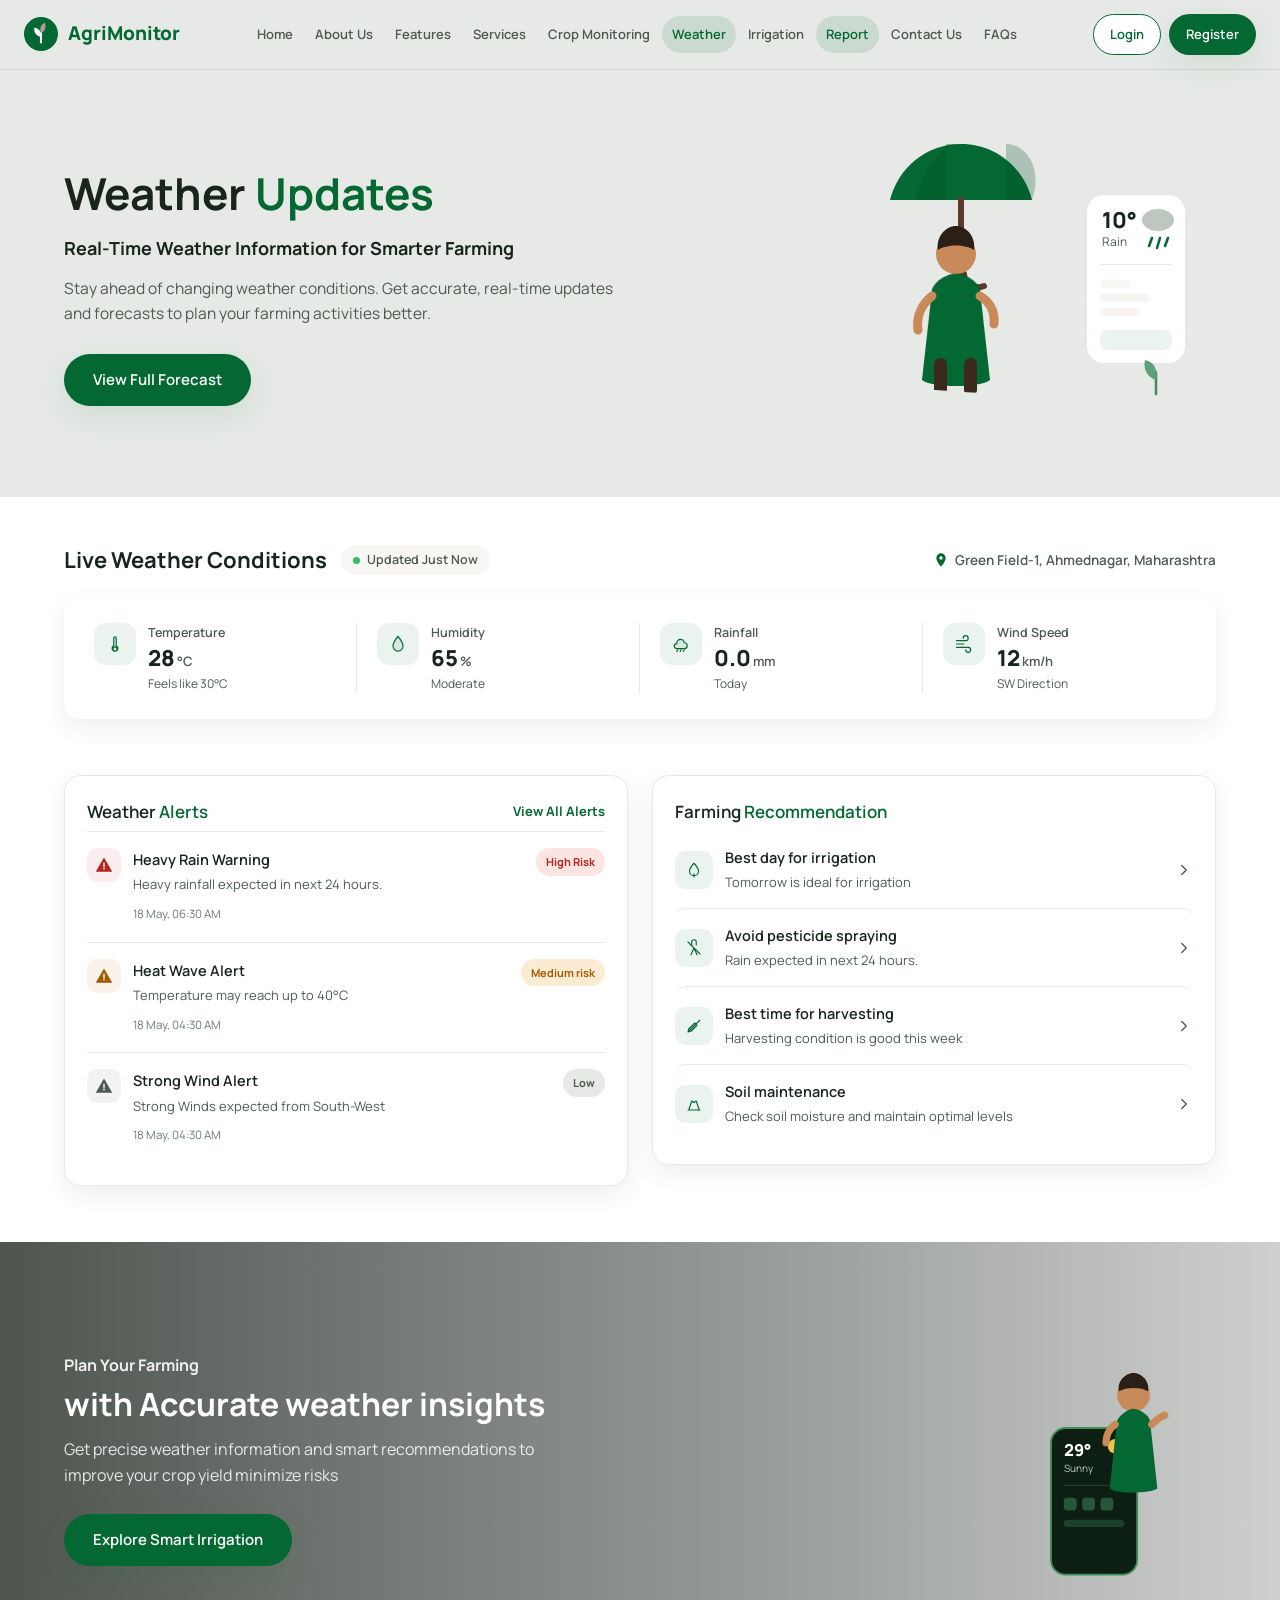
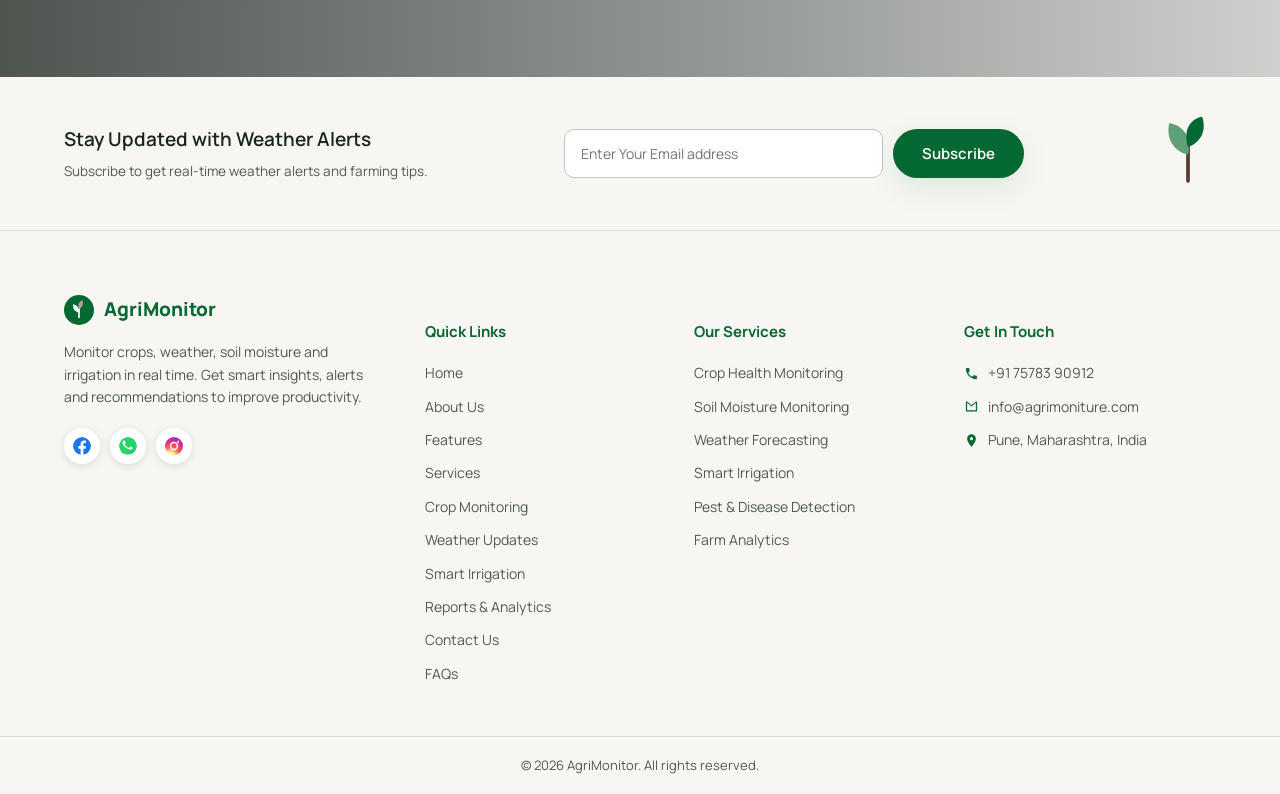
<file: weather.html>
<!DOCTYPE html>
<html lang="en">
<head>
<meta charset="UTF-8">
<meta name="viewport" content="width=device-width, initial-scale=1.0">
<title>Weather Updates | AgriMonitor - Smart Farming, Better Tomorrow</title>
<link rel="preconnect" href="https://fonts.googleapis.com">
<link rel="preconnect" href="https://fonts.gstatic.com" crossorigin>
<link href="https://fonts.googleapis.com/css2?family=Manrope:wght@400;500;600;700;800&display=swap" rel="stylesheet">
<link rel="stylesheet" href="style.css">
</head>
<body>

<!-- ===== HEADER ===== -->
<header class="site-header" id="siteHeader">
  <div class="container header-inner">
    <a href="index.html" class="logo">
      <svg width="34" height="34" viewBox="0 0 36 36" fill="none" xmlns="http://www.w3.org/2000/svg">
        <circle cx="18" cy="18" r="18" fill="#036832"/>
        <path d="M18 27V17" stroke="#ffffff" stroke-width="2.2" stroke-linecap="round"/>
        <path d="M18 21c-5-1-8-5-7-10 5 1 8 5 7 10z" fill="#ffffff"/>
        <path d="M18 17c4-2 6-6 4-11-4 2-6 6-4 11z" fill="#B49D97"/>
      </svg>
      <div class="logo-text">
        <span class="logo-title">AgriMonitor</span>
        <span class="logo-sub">Smart Farming, Better Tomorrow</span>
      </div>
    </a>

    <nav class="main-nav" id="mainNav">
      <a href="index.html">Home</a>
      <a href="index.html#about">About Us</a>
      <a href="features.html">Features</a>
      <a href="services.html">Services</a>
      <a href="crop-monitoring.html">Crop Monitoring</a>
      <a href="weather.html" class="active">Weather</a>
      <a href="irrigation.html">Irrigation</a>
      <a href="report.html" class="active">Report</a>
    <a href="contact.html">Contact Us</a>
      <a href="faqs.html">FAQs</a>
    </nav>

    <div class="header-actions">
      <a href="login.html" class="btn btn-outline">Login</a>
      <a href="register.html" class="btn btn-solid">Register</a>
      <button class="hamburger" id="hamburger" aria-label="Toggle menu" aria-expanded="false">
        <span></span><span></span><span></span>
      </button>
    </div>
  </div>
</header>

<main>

  <!-- ===== HERO ===== -->
  <section class="weather-hero">
    <div class="container weather-hero-inner">
      <div class="weather-hero-copy">
        <h1 class="weather-hero-title">Weather <span>Updates</span></h1>
        <p class="weather-hero-lead">Real-Time Weather Information for Smarter Farming</p>
        <p class="weather-hero-sub">Stay ahead of changing weather conditions. Get accurate, real-time updates and forecasts to plan your farming activities better.</p>
        <a href="#forecast" class="btn btn-solid weather-hero-cta">View Full Forecast</a>
      </div>

      <div class="weather-hero-art" aria-hidden="true">
        <svg viewBox="0 0 360 300" width="100%" height="100%">
          <!-- umbrella -->
          <g transform="translate(30,10)">
            <path d="M75 0C40 0 12 24 4 56h142C138 24 110 0 75 0z" fill="#036832"/>
            <path d="M75 0C55 0 38 24 30 56h30V0z" fill="#024d25" opacity=".35"/>
            <path d="M120 0c20 0 37 24 26 56h-26V0z" fill="#024d25" opacity=".25"/>
            <rect x="72" y="52" width="6" height="90" rx="3" fill="#5a3a2a"/>
            <path d="M78 130c0 10 10 16 20 12" stroke="#5a3a2a" stroke-width="6" fill="none" stroke-linecap="round"/>
          </g>
          <!-- woman figure -->
          <g transform="translate(58,96)">
            <circle cx="42" cy="24" r="20" fill="#c98a5a"/>
            <path d="M24 20c-2-14 8-24 18-24s20 10 18 24c-8-6-28-6-36 0z" fill="#2c2016"/>
            <path d="M18 60c4-10 16-16 24-16s20 6 24 16l10 90c-10 8-58 8-68 0z" fill="#036832"/>
            <path d="M18 60c4-10 16-16 24-16s20 6 24 16" fill="none" stroke="#024d25" stroke-width="1.5" opacity=".4"/>
            <path d="M18 66c-10 8-16 20-14 34" stroke="#c98a5a" stroke-width="9" stroke-linecap="round" fill="none"/>
            <path d="M66 66c10 6 15 16 14 28" stroke="#c98a5a" stroke-width="9" stroke-linecap="round" fill="none"/>
            <rect x="20" y="128" width="13" height="38" rx="6" fill="#3a2a1c"/>
            <rect x="50" y="128" width="13" height="38" rx="6" fill="#3a2a1c"/>
          </g>
          <!-- phone widget -->
          <g transform="translate(230,60)">
            <rect x="0" y="0" width="100" height="170" rx="18" fill="#ffffff" stroke="#E6E9E6" stroke-width="2"/>
            <text x="16" y="34" font-family="Manrope, sans-serif" font-size="22" font-weight="800" fill="#17251c">10°</text>
            <text x="16" y="52" font-family="Manrope, sans-serif" font-size="12" fill="#4d5a51">Rain</text>
            <g transform="translate(60,14)">
              <ellipse cx="12" cy="12" rx="16" ry="11" fill="#BDC7BF"/>
              <line x1="6" y1="30" x2="3" y2="38" stroke="#036832" stroke-width="2.5" stroke-linecap="round"/>
              <line x1="14" y1="30" x2="11" y2="40" stroke="#036832" stroke-width="2.5" stroke-linecap="round"/>
              <line x1="22" y1="30" x2="19" y2="38" stroke="#036832" stroke-width="2.5" stroke-linecap="round"/>
            </g>
            <rect x="14" y="70" width="72" height="1" fill="#E6E9E6"/>
            <rect x="14" y="86" width="30" height="8" rx="4" fill="#F7F6F2"/>
            <rect x="14" y="100" width="50" height="8" rx="4" fill="#F7F6F2"/>
            <rect x="14" y="114" width="40" height="8" rx="4" fill="#F7F6F2"/>
            <rect x="14" y="136" width="72" height="20" rx="8" fill="#036832" opacity=".08"/>
          </g>
          <!-- ground / plant -->
          <path d="M0 260c60-14 110 6 170-4s130-18 190 2v42H0z" fill="#E6E9E6"/>
          <g transform="translate(300,220)">
            <path d="M0 40V18" stroke="#3f8f5c" stroke-width="2.5" stroke-linecap="round"/>
            <path d="M0 26c-9-3-13-11-11-20 9 2 13 9 11 20z" fill="#5fa176"/>
          </g>
        </svg>
      </div>
    </div>
  </section>

  <!-- ===== LIVE CONDITIONS ===== -->
  <section class="live-conditions" id="forecast">
    <div class="container">
      <div class="live-conditions-head">
        <div class="live-conditions-title">
          <h2>Live Weather Conditions</h2>
          <span class="live-badge"><span class="live-dot"></span>Updated Just Now</span>
        </div>
        <div class="live-location">
          <svg viewBox="0 0 24 24" width="16" height="16"><path fill="#036832" d="M12 2a7 7 0 00-7 7c0 5.3 7 13 7 13s7-7.7 7-13a7 7 0 00-7-7zm0 9.5A2.5 2.5 0 1112 6.5a2.5 2.5 0 010 5z"/></svg>
          Green Field-1, Ahmednagar, Maharashtra
        </div>
      </div>

      <div class="metrics-bar">
        <div class="metric">
          <span class="metric-icon">
            <svg viewBox="0 0 24 24" width="20" height="20" fill="none"><path d="M12 15.5a2.5 2.5 0 100 5 2.5 2.5 0 000-5zm1.5-1.6V5a1.5 1.5 0 00-3 0v8.9a3.5 3.5 0 103 0z" stroke="#036832" stroke-width="1.4" fill="#036832" fill-opacity=".08"/></svg>
          </span>
          <div>
            <span class="metric-label">Temperature</span>
            <span class="metric-value">28<small>°C</small></span>
            <span class="metric-note">Feels like 30°C</span>
          </div>
        </div>
        <div class="metric">
          <span class="metric-icon">
            <svg viewBox="0 0 24 24" width="20" height="20" fill="none"><path d="M12 3s6 7 6 11.5A6 6 0 016 14.5C6 10 12 3 12 3z" stroke="#036832" stroke-width="1.4" fill="#036832" fill-opacity=".08"/></svg>
          </span>
          <div>
            <span class="metric-label">Humidity</span>
            <span class="metric-value">65<small>%</small></span>
            <span class="metric-note">Moderate</span>
          </div>
        </div>
        <div class="metric">
          <span class="metric-icon">
            <svg viewBox="0 0 24 24" width="20" height="20" fill="none"><path d="M7 11.5a4.5 4.5 0 118.94-1H16a3.5 3.5 0 010 7H7a3 3 0 01-.5-5.96z" stroke="#036832" stroke-width="1.4" fill="#036832" fill-opacity=".08"/><path d="M8 19l-1 2M12 19l-1 2M16 19l-1 2" stroke="#036832" stroke-width="1.4" stroke-linecap="round"/></svg>
          </span>
          <div>
            <span class="metric-label">Rainfall</span>
            <span class="metric-value">0.0<small>mm</small></span>
            <span class="metric-note">Today</span>
          </div>
        </div>
        <div class="metric">
          <span class="metric-icon">
            <svg viewBox="0 0 24 24" width="20" height="20" fill="none"><path d="M3 8h11a3 3 0 10-3-3M3 16h14a3 3 0 11-3 3M3 12h9" stroke="#036832" stroke-width="1.4" stroke-linecap="round"/></svg>
          </span>
          <div>
            <span class="metric-label">Wind Speed</span>
            <span class="metric-value">12<small>km/h</small></span>
            <span class="metric-note">SW Direction</span>
          </div>
        </div>
      </div>
    </div>
  </section>

  <!-- ===== ALERTS + RECOMMENDATIONS ===== -->
  <section class="alerts-section">
    <div class="container alerts-grid">

      <div class="panel-card">
        <div class="panel-head">
          <h3>Weather <span>Alerts</span></h3>
          <a href="#" class="link-accent">View All Alerts</a>
        </div>

        <ul class="alert-list">
          <li class="alert-row">
            <span class="alert-icon alert-icon--high">
              <svg viewBox="0 0 24 24" width="18" height="18"><path fill="#B3261E" d="M12 2L1 21h22L12 2zm0 6.5c.6 0 1 .4 1 1V14a1 1 0 01-2 0V9.5c0-.6.4-1 1-1zM12 18a1.3 1.3 0 110-2.6 1.3 1.3 0 010 2.6z"/></svg>
            </span>
            <div class="alert-body">
              <h4>Heavy Rain Warning</h4>
              <p>Heavy rainfall expected in next 24 hours.</p>
              <span class="alert-time">18 May, 06:30 AM</span>
            </div>
            <span class="risk-pill risk-pill--high">High Risk</span>
          </li>

          <li class="alert-row">
            <span class="alert-icon alert-icon--medium">
              <svg viewBox="0 0 24 24" width="18" height="18"><path fill="#A15C00" d="M12 2L1 21h22L12 2zm0 6.5c.6 0 1 .4 1 1V14a1 1 0 01-2 0V9.5c0-.6.4-1 1-1zM12 18a1.3 1.3 0 110-2.6 1.3 1.3 0 010 2.6z"/></svg>
            </span>
            <div class="alert-body">
              <h4>Heat Wave Alert</h4>
              <p>Temperature may reach up to 40°C</p>
              <span class="alert-time">18 May, 04:30 AM</span>
            </div>
            <span class="risk-pill risk-pill--medium">Medium risk</span>
          </li>

          <li class="alert-row">
            <span class="alert-icon alert-icon--low">
              <svg viewBox="0 0 24 24" width="18" height="18"><path fill="#4d5a51" d="M12 2L1 21h22L12 2zm0 6.5c.6 0 1 .4 1 1V14a1 1 0 01-2 0V9.5c0-.6.4-1 1-1zM12 18a1.3 1.3 0 110-2.6 1.3 1.3 0 010 2.6z"/></svg>
            </span>
            <div class="alert-body">
              <h4>Strong Wind Alert</h4>
              <p>Strong Winds expected from South-West</p>
              <span class="alert-time">18 May, 04:30 AM</span>
            </div>
            <span class="risk-pill risk-pill--low">Low</span>
          </li>
        </ul>
      </div>

      <div class="panel-card">
        <div class="panel-head">
          <h3>Farming <span>Recommendation</span></h3>
        </div>

        <ul class="recommend-list">
          <li class="recommend-row" tabindex="0">
            <span class="recommend-icon">
              <svg viewBox="0 0 24 24" width="18" height="18" fill="none"><path d="M12 3s6 6.5 6 10.5A6 6 0 016 13.5C6 9.5 12 3 12 3z" stroke="#036832" stroke-width="1.5"/><path d="M12 21v-4" stroke="#036832" stroke-width="1.5" stroke-linecap="round"/></svg>
            </span>
            <div class="recommend-body">
              <h4>Best day for irrigation</h4>
              <p>Tomorrow is ideal for irrigation</p>
            </div>
            <svg class="chevron" viewBox="0 0 24 24" width="18" height="18"><path d="M9 6l6 6-6 6" stroke="#4d5a51" stroke-width="1.8" fill="none" stroke-linecap="round" stroke-linejoin="round"/></svg>
          </li>

          <li class="recommend-row" tabindex="0">
            <span class="recommend-icon">
              <svg viewBox="0 0 24 24" width="18" height="18" fill="none"><path d="M8 21l4-9 4 9M9 8V4a3 3 0 016 0v4" stroke="#036832" stroke-width="1.5" stroke-linecap="round" stroke-linejoin="round"/><path d="M4 4l16 16" stroke="#036832" stroke-width="1.5" stroke-linecap="round"/></svg>
            </span>
            <div class="recommend-body">
              <h4>Avoid pesticide spraying</h4>
              <p>Rain expected in next 24 hours.</p>
            </div>
            <svg class="chevron" viewBox="0 0 24 24" width="18" height="18"><path d="M9 6l6 6-6 6" stroke="#4d5a51" stroke-width="1.8" fill="none" stroke-linecap="round" stroke-linejoin="round"/></svg>
          </li>

          <li class="recommend-row" tabindex="0">
            <span class="recommend-icon">
              <svg viewBox="0 0 24 24" width="18" height="18" fill="none"><path d="M4 20L20 4M4 20l4-1 8-8-3-3-8 8-1 4z" stroke="#036832" stroke-width="1.5" stroke-linejoin="round"/></svg>
            </span>
            <div class="recommend-body">
              <h4>Best time for harvesting</h4>
              <p>Harvesting condition is good this week</p>
            </div>
            <svg class="chevron" viewBox="0 0 24 24" width="18" height="18"><path d="M9 6l6 6-6 6" stroke="#4d5a51" stroke-width="1.8" fill="none" stroke-linecap="round" stroke-linejoin="round"/></svg>
          </li>

          <li class="recommend-row" tabindex="0">
            <span class="recommend-icon">
              <svg viewBox="0 0 24 24" width="18" height="18" fill="none"><path d="M5 20l4-12 3 2 3-2 4 12" stroke="#036832" stroke-width="1.5" stroke-linejoin="round"/><path d="M4 20h16" stroke="#036832" stroke-width="1.5" stroke-linecap="round"/></svg>
            </span>
            <div class="recommend-body">
              <h4>Soil maintenance</h4>
              <p>Check soil moisture and maintain optimal levels</p>
            </div>
            <svg class="chevron" viewBox="0 0 24 24" width="18" height="18"><path d="M9 6l6 6-6 6" stroke="#4d5a51" stroke-width="1.8" fill="none" stroke-linecap="round" stroke-linejoin="round"/></svg>
          </li>
        </ul>
      </div>

    </div>
  </section>

  <!-- ===== CTA BANNER ===== -->
  <section class="weather-cta">
    <div class="weather-cta-bg" style="background-image:url('https://images.stockcake.com/public/e/7/e/e7eae82b-a5c3-4d42-b799-e848ffb44793_large/golden-hour-farm-stockcake.jpg')"></div>
    <div class="weather-cta-overlay"></div>
    <div class="container weather-cta-inner">
      <div class="weather-cta-copy">
        <span class="weather-cta-eyebrow">Plan Your Farming</span>
        <h2>with Accurate weather insights</h2>
        <p>Get precise weather information and smart recommendations to improve your crop yield minimize risks</p>
        <a href="services.html" class="btn btn-solid">Explore Smart Irrigation</a>
      </div>
      <div class="weather-cta-art" aria-hidden="true">
        <svg viewBox="0 0 240 300" width="100%" height="100%">
          <g transform="translate(60,120)">
            <rect x="0" y="0" width="94" height="160" rx="16" fill="#0d1f13" stroke="#3f8f5c" stroke-width="2"/>
            <text x="14" y="30" font-family="Manrope, sans-serif" font-size="18" font-weight="800" fill="#ffffff">29°</text>
            <text x="14" y="48" font-family="Manrope, sans-serif" font-size="11" fill="#BDC7BF">Sunny</text>
            <g transform="translate(60,10)"><circle cx="10" cy="10" r="8" fill="#F2C14E"/></g>
            <rect x="14" y="62" width="66" height="1" fill="#3f8f5c" opacity=".4"/>
            <rect x="14" y="76" width="14" height="14" rx="4" fill="#3f8f5c" opacity=".5"/>
            <rect x="34" y="76" width="14" height="14" rx="4" fill="#3f8f5c" opacity=".5"/>
            <rect x="54" y="76" width="14" height="14" rx="4" fill="#3f8f5c" opacity=".5"/>
            <rect x="14" y="100" width="66" height="8" rx="4" fill="#3f8f5c" opacity=".3"/>
          </g>
          <g transform="translate(120,60)">
            <circle cx="30" cy="24" r="18" fill="#c98a5a"/>
            <path d="M14 20c-2-12 8-20 16-20s18 8 16 20c-8-5-24-5-32 0z" fill="#2c2016"/>
            <path d="M12 52c4-8 14-13 18-13s16 5 18 13l8 74c-8 6-46 6-52 0z" fill="#036832"/>
            <path d="M10 56c-6 4-10 12-10 20" stroke="#c98a5a" stroke-width="8" stroke-linecap="round" fill="none"/>
            <path d="M50 56c8-8 14-10 14-10" stroke="#c98a5a" stroke-width="8" stroke-linecap="round" fill="none"/>
          </g>
        </svg>
      </div>
    </div>
  </section>

  <!-- ===== NEWSLETTER ===== -->
  <section class="weather-subscribe">
    <div class="container weather-subscribe-inner">
      <div class="weather-subscribe-copy">
        <h3>Stay Updated with Weather Alerts</h3>
        <p>Subscribe to get real-time weather alerts and farming tips.</p>
      </div>
      <form class="subscribe-form" id="weatherSubscribeForm" novalidate>
        <input type="email" id="subscribeEmail" placeholder="Enter Your Email address" required>
        <button type="submit" class="btn btn-solid">Subscribe</button>
      </form>
      <span class="weather-subscribe-note" id="subscribeNote" role="status" aria-live="polite"></span>
      <div class="weather-subscribe-art" aria-hidden="true">
        <svg viewBox="0 0 60 70" width="56" height="66">
          <path d="M30 68V32" stroke="#5a3a2a" stroke-width="4" stroke-linecap="round"/>
          <path d="M30 40c-16-4-24-18-20-34 16 3 24 16 20 34z" fill="#5fa176"/>
          <path d="M30 32c15-6 20-19 15-33-15 4-20 17-15 33z" fill="#036832"/>
        </svg>
      </div>
    </div>
  </section>

</main>

<!-- ===== FOOTER ===== -->
<footer class="site-footer">
  <div class="container footer-grid">
    <div class="footer-brand">
      <a href="index.html" class="logo">
        <svg width="30" height="30" viewBox="0 0 36 36" fill="none" xmlns="http://www.w3.org/2000/svg">
          <circle cx="18" cy="18" r="18" fill="#036832"/>
          <path d="M18 27V17" stroke="#ffffff" stroke-width="2" stroke-linecap="round"/>
          <path d="M18 21c-5-1-8-5-7-10 5 1 8 5 7 10z" fill="#ffffff"/>
          <path d="M18 17c4-2 6-6 4-11-4 2-6 6-4 11z" fill="#B49D97"/>
        </svg>
        <div class="logo-text">
          <span class="logo-title">AgriMonitor</span>
          <span class="logo-sub">Smart Farming, Better Tomorrow</span>
        </div>
      </a>
      <p>Monitor crops, weather, soil moisture and irrigation in real time. Get smart insights, alerts and recommendations to improve productivity.</p>
      <div class="social-row">
        <a href="#" aria-label="Facebook" class="social-icon social-icon--facebook">
          <svg viewBox="0 0 24 24" width="18" height="18"><path fill="#1877F2" d="M24 12.07C24 5.4 18.63 0 12 0S0 5.4 0 12.07C0 18.1 4.39 23.1 10.13 24v-8.44H7.08v-3.49h3.05V9.41c0-3.02 1.79-4.7 4.53-4.7 1.31 0 2.68.24 2.68.24v2.97h-1.51c-1.49 0-1.95.93-1.95 1.89v2.26h3.32l-.53 3.49h-2.79V24C19.61 23.1 24 18.1 24 12.07z"/></svg>
        </a>
        <a href="#" aria-label="WhatsApp" class="social-icon social-icon--whatsapp">
          <svg viewBox="0 0 24 24" width="18" height="18"><path fill="#25D366" d="M12 0C5.4 0 .1 5.3.1 11.9c0 2.1.6 4.1 1.6 5.9L0 24l6.3-1.7c1.7.9 3.7 1.4 5.7 1.4 6.6 0 11.9-5.3 11.9-11.9C23.9 5.3 18.6 0 12 0z"/><path fill="#fff" d="M17.5 15.3c-.3.7-1.5 1.4-2.1 1.4-.5.1-1.2.1-2-.2-.5-.2-1.1-.4-1.9-.7-3.2-1.4-5.3-4.6-5.5-4.8-.2-.2-1.3-1.7-1.3-3.3s.8-2.3 1.1-2.7c.3-.3.6-.4.8-.4h.6c.2 0 .4 0 .6.5.3.6.9 2.1 1 2.3.1.2.1.4 0 .6-.1.2-.2.4-.4.6-.2.2-.4.5-.5.6-.2.2-.4.4-.2.8.2.4 1 1.6 2.1 2.6 1.4 1.3 2.6 1.7 3 1.9.4.2.6.2.8-.1.2-.3.9-1 1.1-1.4.2-.4.5-.3.8-.2s2 .9 2.3 1.1.6.3.6.5c.1.2.1.9-.2 1.6z"/></svg>
        </a>
        <a href="#" aria-label="Instagram" class="social-icon social-icon--instagram">
          <svg viewBox="0 0 24 24" width="18" height="18"><defs><radialGradient id="igGrad2" cx="30%" cy="107%" r="150%"><stop offset="0%" stop-color="#fdf497"/><stop offset="15%" stop-color="#fdf497"/><stop offset="35%" stop-color="#fd5949"/><stop offset="60%" stop-color="#d6249f"/><stop offset="90%" stop-color="#285AEB"/></radialGradient></defs><rect width="24" height="24" rx="6" fill="url(#igGrad2)"/><path fill="#fff" d="M12 6.4a5.6 5.6 0 100 11.2 5.6 5.6 0 000-11.2zm0 9.2a3.6 3.6 0 110-7.2 3.6 3.6 0 010 7.2zM18.9 6.2a1.3 1.3 0 11-2.6 0 1.3 1.3 0 012.6 0z"/></svg>
        </a>
      </div>
    </div>

    <div class="footer-col">
      <h5>Quick Links</h5>
      <a href="index.html">Home</a>
      <a href="index.html#about">About Us</a>
      <a href="features.html">Features</a>
      <a href="services.html">Services</a>
      <a href="crop-monitoring.html">Crop Monitoring</a>
      <a href="weather.html">Weather Updates</a>
      <a href="services.html">Smart Irrigation</a>
      <a href="#">Reports &amp; Analytics</a>
      <a href="#">Contact Us</a>
      <a href="#">FAQs</a>
    </div>

    <div class="footer-col">
      <h5>Our Services</h5>
      <a href="services.html">Crop Health Monitoring</a>
      <a href="services.html">Soil Moisture Monitoring</a>
      <a href="services.html">Weather Forecasting</a>
      <a href="services.html">Smart Irrigation</a>
      <a href="services.html">Pest &amp; Disease Detection</a>
      <a href="services.html">Farm Analytics</a>
    </div>

    <div class="footer-col footer-contact">
      <h5>Get In Touch</h5>
      <a class="contact-link" href="tel:+917578390912"><svg viewBox="0 0 24 24" width="15" height="15"><path fill="currentColor" d="M6.6 10.8c1.4 2.7 3.6 4.9 6.3 6.3l2.1-2.1c.3-.3.7-.4 1-.2 1.1.4 2.3.6 3.6.6.6 0 1 .4 1 1V20c0 .6-.4 1-1 1C10.6 21 3 13.4 3 4c0-.6.4-1 1-1h3.5c.6 0 1 .4 1 1 0 1.3.2 2.5.6 3.6.1.4 0 .8-.3 1L6.6 10.8z"/></svg> +91 75783 90912</a>
      <a class="contact-link" href="https://mail.google.com/mail/?view=cm&amp;fs=1&amp;to=info@agrimoniture.com" target="_blank" rel="noopener"><svg viewBox="0 0 24 24" width="15" height="15"><path fill="currentColor" d="M4 4h16a1 1 0 011 1v14a1 1 0 01-1 1H4a1 1 0 01-1-1V5a1 1 0 011-1zm8 8L5 6v12h14V6l-7 6zm0-2l7-6H5l7 6z"/></svg> info@agrimoniture.com</a>
      <a class="contact-link" href="https://www.google.com/maps/search/?api=1&amp;query=Pune,+Maharashtra,+India" target="_blank" rel="noopener"><svg viewBox="0 0 24 24" width="15" height="15"><path fill="currentColor" d="M12 2a7 7 0 00-7 7c0 5.3 7 13 7 13s7-7.7 7-13a7 7 0 00-7-7zm0 9.5A2.5 2.5 0 1112 6.5a2.5 2.5 0 010 5z"/></svg> Pune, Maharashtra, India</a>
    </div>
  </div>
  <div class="footer-bottom">
    <div class="container">
      <p>© 2026 AgriMonitor. All rights reserved.</p>
    </div>
  </div>
</footer>

<script src="script.js"></script>
<script src="weather.js"></script>
</body>
</html>
</file>
<file: style.css>
/* =========================================================
   AgriMonitor — About Us
   Style guide: Manrope font | Primary #036832 / #702D1B
   Secondary #A3B7A7 / #B49D97 / #BDC7BF
   Modern, clean, minimal, agriculture theme, soft shadows, rounded corners
   ========================================================= */

:root{
  /* Color palette (from style guide) */
  --green:        #036832;
  --green-dark:   #024d25;
  --brown:        #702D1B;
  --sage:         #A3B7A7;
  --clay:         #B49D97;
  --mist:         #BDC7BF;
  --cream:        #F7F6F2;
  --header-grey:  #E6E9E6;
  --ink:          #17251c;
  --ink-soft:     #4d5a51;
  --white:        #ffffff;

  /* Typography scale */
  --h1: 56px;
  --h2: 36px;
  --h3: 32px;
  --h4: 24px;
  --body: 16px;
  --caption: 13px;

  /* Radii & shadow */
  --radius-sm: 10px;
  --radius-md: 16px;
  --radius-lg: 24px;
  --shadow-soft: 0 10px 30px rgba(3,104,50,0.10);
  --shadow-card: 0 8px 24px rgba(23,37,28,0.08);

  --container: 1200px;
}

*,*::before,*::after{ box-sizing: border-box; }
html{ scroll-behavior: smooth; }
body{
  margin:0;
  font-family:'Manrope', -apple-system, BlinkMacSystemFont, 'Segoe UI', sans-serif;
  font-size: var(--body);
  color: var(--ink);
  background: var(--white);
  line-height: 1.6;
  -webkit-font-smoothing: antialiased;
  overflow-x: hidden;
}
img{ max-width:100%; display:block; }
a{ color:inherit; text-decoration:none; }
ul{ list-style:none; margin:0; padding:0; }
button{ font-family:inherit; cursor:pointer; }

.container{
  width:100%;
  max-width: var(--container);
  margin:0 auto;
  padding: 0 24px;
}

h1,h2,h3,h4{ margin:0; font-weight:700; color: var(--ink); }
h1{ font-size: var(--h1); line-height:1.08; }
h2{ font-size: var(--h2); line-height:1.15; }
h3{ font-size: var(--h3); font-weight:600; }
h4{ font-size: var(--h4); font-weight:600; }
p{ margin:0; color: var(--ink-soft); }

.section-title{
  font-size: clamp(26px, 3.6vw, var(--h2));
  margin-bottom: 44px;
}
.section-title.center{ text-align:center; }
.section-title span{ color: var(--green); }

/* Buttons */
.btn{
  display: inline-flex;
  align-items: center;
  justify-content: center;
  border-radius: 999px;
  padding: 13px 28px;
  font-weight:600;
  font-size:15px;
  border: 1.5px solid transparent;
  transition: transform .18s ease, box-shadow .18s ease, background .18s ease, color .18s ease;
  white-space: nowrap;
  text-decoration: none;
  cursor: pointer;
}
.btn:hover{ transform: translateY(-2px); }
.btn-solid{ background: var(--green); color:#fff; box-shadow: var(--shadow-soft); }
.btn-solid:hover{ background: var(--green-dark); }
.btn-outline{ background: var(--white); color: var(--green); border-color: var(--green); }
.btn-outline:hover{ background: rgba(3,104,50,0.06); }
.btn-outline-light{ background: rgba(255,255,255,0.92); color: var(--green); border-color: transparent; }
.btn-outline-light:hover{ background: #fff; }
.btn-lg{ padding: 15px 32px; font-size:16px; }

/* =========================
   HEADER
========================= */
.site-header{
  position: sticky; top:0; z-index: 100;
  background: var(--header-grey);
  border-bottom: 1px solid rgba(0,0,0,0.08);
}
.site-header .container{
  max-width: 1400px;
}
.header-inner{
  display:flex; align-items:center; justify-content:space-between;
  gap: 16px; padding-top:14px; padding-bottom:14px;
}
.logo{ display:flex; align-items:center; gap:10px; flex-shrink:0; margin:0; }
.logo-text{ display:flex; flex-direction:column; line-height:1.15; }
.logo-title{ font-weight:800; font-size:19px; color: var(--green); }
.logo-sub{ font-size:11px; color: var(--ink-soft); letter-spacing:.02em; white-space:nowrap; }

.main-nav{
  display:flex; align-items:center; gap:2px;
  flex-wrap: nowrap;
  flex: 1 1 auto;
  justify-content:center;
  overflow-x: auto;
  scrollbar-width: none;
  -ms-overflow-style: none;
}
.main-nav::-webkit-scrollbar{ display:none; }
.main-nav a{
  font-size:13.5px; font-weight:600; color: var(--ink-soft);
  white-space:nowrap;
  padding:8px 13px;
  border-radius:999px;
  transition: background .18s ease, color .18s ease;
  flex-shrink:0;
}
.main-nav a:hover, .main-nav a.active{
  color: var(--green);
  background: rgba(3,104,50,0.12);
}

.header-actions{ display:flex; align-items:center; gap:10px; flex-shrink:0; }
.header-actions .btn{ padding:10px 20px; font-size:13.5px; white-space:nowrap; }

.hamburger{
  display:none; flex-direction:column; justify-content:center; gap:5px;
  width:38px; height:38px; background:none; border:none; padding:0;
}
.hamburger span{ display:block; height:2.5px; width:100%; background: var(--green); border-radius:2px; transition: all .25s ease; }
.hamburger.open span:nth-child(1){ transform: translateY(7.5px) rotate(45deg); }
.hamburger.open span:nth-child(2){ opacity:0; }
.hamburger.open span:nth-child(3){ transform: translateY(-7.5px) rotate(-45deg); }

/* =========================
   HERO
========================= */
.hero{
  position: relative;
  overflow:hidden;
  padding: 80px 0 64px;
  min-height: 560px;
  display:flex;
  align-items:center;
}
.hero-media{
  position:absolute; inset:0;
  background-image: url('https://images.unsplash.com/photo-1625246333195-78d9c38ad449?q=80&w=1600&auto=format&fit=crop');
  background-size: cover; background-position: center;
}
.hero-overlay{
  position:absolute; inset:0;
  background: linear-gradient(100deg,
    rgba(247,246,242,0.95) 0%,
    rgba(247,246,242,0.9) 30%,
    rgba(247,246,242,0.55) 52%,
    rgba(247,246,242,0.12) 70%,
    rgba(247,246,242,0.05) 100%);
}
.hero-grid{
  position:relative;
  z-index:2;
  width:100%;
  display:grid;
  grid-template-columns: 1.15fr 0.85fr;
  align-items:start;
  gap: 34px;
}
.hero-left{ text-align:left; padding-top:12px; }
.hero-title{ margin-bottom:22px; }
.hero-title span{ color: var(--green); }
.hero-text{
  max-width: 560px; margin: 0 0 32px;
  font-size: 17px; color: var(--ink-soft);
}
.hero-ctas{ display:flex; gap:16px; justify-content:flex-start; flex-wrap:wrap; }

.hero-right{
  position:relative;
  display:flex; flex-direction:column; align-items:flex-end;
  padding-top: 20px;
}
.hero-quote{
  margin: 0; max-width: 300px; align-self:flex-end;
  background: var(--white);
  border-radius: var(--radius-md);
  box-shadow: var(--shadow-card);
  padding: 22px 26px 22px 30px;
  font-size: 15.5px; font-weight:600; color: var(--ink);
  text-align:left; position:relative;
  border-left: 4px solid var(--brown);
}
.quote-mark{ color: var(--brown); font-size:34px; line-height:0; display:inline-block; vertical-align:-10px; margin-right:2px; font-weight:800; }

/* =========================
   FEATURE STRIP
========================= */
.feature-strip{
  background: var(--green);
  padding: 0;
  position: relative;
  margin-top: -70px;
  z-index: 5;
}
.feature-strip .container{ position:relative; padding-left:24px; padding-right:24px; }
.feature-strip-track{
  display:flex; gap:18px;
  overflow-x:auto;
  padding: 34px 0;
  scroll-snap-type: x proximity;
  scrollbar-width: none;
}
.feature-strip-track::-webkit-scrollbar{ display:none; }
.feature-card{
  scroll-snap-align: start;
  flex: 0 0 200px;
  background: rgba(255,255,255,0.08);
  border: 1px solid rgba(255,255,255,0.18);
  border-radius: var(--radius-md);
  padding: 22px 18px;
  backdrop-filter: blur(2px);
  transition: transform .2s ease, background .2s ease;
}
.feature-card:hover{ transform: translateY(-4px); background: rgba(255,255,255,0.14); }
.feature-icon{
  width:44px; height:44px; border-radius:12px;
  background: #fff;
  display:flex; align-items:center; justify-content:center;
  margin-bottom:14px;
}
.feature-icon svg{ width:22px; height:22px; }
.feature-card h4{ color:#fff; font-size:16px; margin-bottom:6px; }
.feature-card p{ color: rgba(255,255,255,0.78); font-size:13.5px; line-height:1.5; }

.scroll-btn{
  display:flex;
  position:absolute; top:50%; transform: translateY(-50%);
  width:40px; height:40px; border-radius:50%;
  background: var(--brown); border:none;
  align-items:center; justify-content:center;
  box-shadow: 0 4px 14px rgba(0,0,0,0.25);
  cursor:pointer;
  transition: opacity .2s ease, transform .2s ease;
  z-index: 5;
}
.scroll-btn--right{ right:8px; }
.scroll-btn--left{ left:8px; }
.scroll-btn:hover{ transform: translateY(-50%) scale(1.06); }
.scroll-btn:disabled{ opacity:0; pointer-events:none; }

/* =========================
   WHO WE ARE
========================= */
.who-we-are{ padding: 100px 0 90px; background: var(--white); }
.who-grid{
  display:grid; grid-template-columns: 0.85fr 1.15fr; gap: 40px; align-items:center;
}
.who-img{
  border-radius: var(--radius-lg);
  overflow:hidden; box-shadow: var(--shadow-card);
  aspect-ratio: 4/5;
  background: #eef1ec;
}
.who-img-photo{ width:100%; height:100%; display:block; object-fit:cover; }
.who-text{
  background: var(--white);
  border: 1.5px solid var(--brown);
  border-radius: var(--radius-md);
  padding: 38px 40px;
}
.who-text p{ font-size:16.5px; color: var(--ink-soft); }

/* =========================
   WHAT WE DO
========================= */
.what-we-do{ padding: 90px 0; background: var(--cream); }
.values-grid{
  display:grid; grid-template-columns: repeat(4, 1fr); gap: 22px;
}
.value-card{
  background: var(--white);
  border-radius: var(--radius-md);
  padding: 32px 24px;
  text-align:center;
  box-shadow: var(--shadow-card);
  border: 1px solid rgba(163,183,167,0.35);
  transition: transform .2s ease, box-shadow .2s ease;
}
.value-card:hover{ transform: translateY(-6px); box-shadow: var(--shadow-soft); }
.value-icon{
  width:56px; height:56px; margin: 0 auto 16px;
  background: rgba(3,104,50,0.08);
  border-radius:50%;
  display:flex; align-items:center; justify-content:center;
}
.value-icon svg{ width:26px; height:26px; }
.value-card h4{ margin-bottom:8px; font-size:17px; }
.value-card p{ font-size:14px; }

/* =========================
   MISSION / VISION / GOAL
========================= */
.mvg{ padding: 90px 0 100px; background: var(--white); }
.mvg-grid{ display:grid; grid-template-columns: 1.15fr 0.85fr; gap: 40px; align-items:stretch; }
.mvg-list{ display:flex; flex-direction:column; gap:18px; }
.mvg-item{
  display:flex; gap:18px;
  background: var(--cream);
  border-radius: var(--radius-md);
  padding: 26px 28px;
  border-left: 4px solid var(--green);
}
.mvg-icon{
  width:44px; height:44px; flex-shrink:0; border-radius:12px;
  background: rgba(3,104,50,0.08);
  display:flex; align-items:center; justify-content:center;
}
.mvg-icon svg{ width:22px; height:22px; }
.mvg-item h4{ margin-bottom:8px; }
.mvg-item p{ font-size:15px; }
.mvg-img{ border-radius: var(--radius-lg); overflow:hidden; box-shadow: var(--shadow-card); background:#fdf3dd; }
.mvg-img img{ width:100%; height:100%; display:block; object-fit:cover; }

/* =========================
   STATS
========================= */
.stats{ background: var(--clay); padding: 42px 0; }
.stats-grid{
  display:flex; align-items:center; justify-content:space-between; flex-wrap:wrap; gap: 24px;
}
.stat{ display:flex; flex-direction:column; align-items:center; text-align:center; gap:4px; min-width: 110px; }
.stat-icon-badge{
  width:44px; height:44px;
  border-radius:50%;
  background: rgba(255,255,255,0.55);
  display:flex; align-items:center; justify-content:center;
  margin-bottom:6px;
}
.stat-icon-badge svg{ width:22px; height:22px; }
.stat strong{ font-size: 30px; font-weight:800; color: var(--brown); }
.stat span{ font-size: 13px; color: var(--ink); font-weight:500; }
.stat-divider{ width:1px; height:38px; background: rgba(23,37,28,0.25); }

/* =========================
   FOOTER
========================= */
.site-footer{ background: var(--cream); border-top: 1px solid rgba(163,183,167,0.4); }
.footer-grid{
  display:grid; grid-template-columns: 1.4fr 1fr 1fr 1.1fr; gap: 40px;
  padding: 64px 24px 40px;
}
.footer-brand p{ margin: 16px 0 20px; font-size:14px; max-width: 300px; }
.social-row{ display:flex; gap:10px; }
.social-icon{
  width:36px; height:36px; border-radius:50%;
  background: #fff;
  box-shadow: 0 2px 8px rgba(23,37,28,0.12);
  display:flex; align-items:center; justify-content:center;
  transition: transform .2s ease, box-shadow .2s ease;
}
.social-icon svg{ border-radius:50%; }
.social-icon:hover{ transform: translateY(-3px); box-shadow: 0 6px 16px rgba(23,37,28,0.18); }

.footer-col h5{ font-size:15px; font-weight:700; color: var(--green); margin-bottom:18px; }
.footer-col a{ display:block; font-size:14px; color: var(--ink-soft); margin-bottom:11px; }
.footer-col a:hover{ color: var(--green); }
.contact-link{ display:flex !important; align-items:center; gap:9px; font-size:13.5px; margin-bottom:14px; color: var(--ink-soft); cursor:pointer; }
.contact-link:hover{ color: var(--green); }
.contact-link svg{ color: var(--green); flex-shrink:0; }

.footer-bottom{
  border-top: 1px solid rgba(163,183,167,0.4);
  padding: 18px 0; text-align:center;
  font-size: 13px; color: var(--ink-soft);
}

/* =========================================================
   RESPONSIVE
   ========================================================= */

/* Laptops: tighten header so all 9 nav items stay on one line, no wrap */
@media (max-width: 1440px){
  .logo-sub{ display:none; }
  .main-nav a{ font-size:13px; padding:8px 10px; }
  .header-actions{ gap:8px; }
  .header-actions .btn{ padding:9px 16px; font-size:13px; }
}

/* Large tablets / small desktops */
@media (max-width: 1100px){
  .who-grid, .mvg-grid{ grid-template-columns: 1fr; }
  .who-img{ aspect-ratio: 16/8; order:-1; }
  .mvg-img{ min-height: 280px; order:-1; }
  .values-grid{ grid-template-columns: repeat(2, 1fr); }
  .footer-grid{ grid-template-columns: 1fr 1fr; }
}

/* Tablets */
@media (max-width: 860px){
  :root{ --h1: 42px; --h2: 30px; }
  .main-nav{
    position:fixed; top:70px; left:0; right:0; bottom:0;
    background:#fff; flex-direction:column; align-items:flex-start;
    padding: 24px; gap:6px; overflow-y:auto;
    transform: translateX(-100%);
    transition: transform .3s ease;
    z-index: 90;
  }
  .main-nav.open{ transform: translateX(0); }
  .main-nav a{ width:100%; padding:12px 8px; border-bottom:1px solid rgba(0,0,0,0.06); font-size:16px; }
  .header-actions .btn-outline{ display:none; }
  .hamburger{ display:flex; }

  .hero{ padding-top:48px; padding-bottom:56px; }
  .hero-grid{ grid-template-columns:1fr; text-align:center; }
  .hero-left{ text-align:center; }
  .hero-text{ font-size:15.5px; margin-left:auto; margin-right:auto; }
  .hero-ctas{ justify-content:center; }
  .hero-right{ align-items:center; order:-1; margin-bottom:8px; }
  .hero-quote{ margin-left:auto; margin-right:auto; align-self:center; }

  .feature-strip{ margin-top:-40px; }
  .feature-strip-track{ padding: 26px 0; }

  .who-we-are, .what-we-do, .mvg{ padding: 64px 0; }
  .values-grid{ grid-template-columns: repeat(2, 1fr); gap:16px; }

  .stats-grid{ justify-content:center; }
  .stat-divider{ display:none; }

  .footer-grid{ grid-template-columns: 1fr 1fr; gap:30px; padding-top:48px; }
}

/* Mobile */
@media (max-width: 560px){
  :root{ --h1: 34px; --h2: 26px; --h3: 22px; --h4: 19px; }
  .container{ padding: 0 18px; }
  .header-inner{ padding-top:12px; padding-bottom:12px; }
  .logo-sub{ display:none; }
  .header-actions .btn-solid{ padding: 9px 18px; font-size:13px; }

  .hero{ padding-top:36px; padding-bottom:44px; }
  .hero-ctas{ flex-direction:column; align-items:stretch; }
  .hero-ctas .btn{ width:100%; }
  .hero-quote{ max-width:100%; }

  .feature-strip{ margin-top:-30px; }
  .feature-card{ flex-basis: 168px; padding:18px 16px; }

  .who-text{ padding: 26px 22px; }

  .values-grid{ grid-template-columns: 1fr; }

  .mvg-item{ flex-direction:column; gap:10px; padding:22px; }

  .stats{ padding:32px 0; }
  .stat{ min-width: 42%; }
  .stat strong{ font-size:24px; }

  .footer-grid{ grid-template-columns: 1fr; padding: 44px 18px 30px; gap:30px; }
  .footer-brand p{ max-width:none; }
}

/* =========================================================
   CROP MONITORING DASHBOARD
   ========================================================= */
.cm-hero{ background: var(--cream); padding: 64px 0 50px; }
.cm-hero-grid{ display:grid; grid-template-columns: 1.15fr 0.85fr; align-items:center; gap:30px; }
.cm-title{ font-size: clamp(30px, 4.2vw, 46px); margin-bottom:18px; }
.cm-title span{ color: var(--green); }
.cm-subtitle{ font-size:16px; color: var(--ink-soft); max-width:480px; margin-bottom:26px; }
.cm-hero-art{ display:flex; justify-content:center; }
.cm-hero-art .hero-art-svg{ width:100%; max-width:340px; height:auto; }

.cm-info-bar{ padding: 26px 0; background: var(--white); margin-top:-1px; }
.cm-info-grid{ display:grid; grid-template-columns: repeat(3, 1fr); gap:20px; }
.cm-info-card{
  display:flex; align-items:center; gap:14px;
  background: var(--mist);
  border-radius: var(--radius-md);
  padding: 18px 22px;
}
.cm-info-icon{
  width:42px; height:42px; border-radius:50%;
  background: rgba(255,255,255,0.6);
  display:flex; align-items:center; justify-content:center;
  flex-shrink:0;
}
.cm-info-icon svg{ width:20px; height:20px; }
.cm-info-label{ display:block; font-size:12.5px; color: var(--ink-soft); margin-bottom:2px; }
.cm-info-value{ font-size:15px; font-weight:700; color: var(--ink); }

.cm-overview{ padding: 66px 0 20px; }
.overview-grid{
  display:grid;
  grid-template-columns: 1.3fr repeat(4, 1fr);
  gap: 18px;
}
.donut-card{
  border: 1.5px solid var(--brown);
  border-radius: var(--radius-md);
  padding: 24px;
  display:flex; align-items:center; gap:18px;
}
.donut-wrap{ width:110px; height:110px; flex-shrink:0; }
.donut-svg{ width:100%; height:100%; }
.donut-legend{ display:flex; flex-direction:column; gap:8px; font-size:13.5px; }
.donut-legend li{ list-style:none; display:flex; align-items:center; gap:8px; }
.dot{ width:10px; height:10px; border-radius:50%; flex-shrink:0; }
.dot--green{ background: var(--green); }
.dot--amber{ background: #e8a83c; }
.dot--red{ background: #d9532b; }

.stat-card{
  background: var(--white);
  border: 1px solid rgba(163,183,167,0.4);
  border-radius: var(--radius-md);
  padding: 22px 18px;
  box-shadow: var(--shadow-card);
  text-align:left;
}
.stat-icon{
  width:38px; height:38px; border-radius:50%;
  background: var(--cream);
  display:flex; align-items:center; justify-content:center;
  margin-bottom:14px;
}
.stat-icon svg{ width:18px; height:18px; }
.stat-card h4{ font-size:14px; color: var(--ink-soft); font-weight:600; margin-bottom:8px; }
.stat-card strong{ display:block; font-size:22px; margin-bottom:8px; }
.stat-tag{ font-size:11.5px; font-weight:700; padding:3px 10px; border-radius:999px; }
.stat-tag--good{ background: rgba(3,104,50,0.1); color: var(--green); }

.cm-subheading{ font-size:20px; margin-bottom:18px; }
.cm-subheading span{ color: var(--green); }

.cm-weather-location{ padding: 60px 0; }
.weather-location-grid{ display:grid; grid-template-columns: 1fr 1.4fr; gap: 30px; }

.weather-card{
  background: linear-gradient(160deg, #2f6fb0, #14335c);
  border-radius: var(--radius-lg);
  padding: 24px 26px;
  color:#fff;
}
.weather-top{ display:flex; justify-content:space-between; align-items:flex-start; margin-bottom:6px; }
.weather-city{ display:block; font-size:17px; font-weight:700; }
.weather-day{ font-size:12.5px; color: rgba(255,255,255,0.75); }
.weather-temp{ font-size:30px; font-weight:800; }
.weather-icon-big{ margin: 6px 0 14px; }
.weather-week{ display:grid; grid-template-columns: repeat(7, 1fr); gap:6px; border-top:1px solid rgba(255,255,255,0.18); padding-top:14px; }
.weather-day-col{ display:flex; flex-direction:column; align-items:center; gap:4px; font-size:11px; color: rgba(255,255,255,0.85); }
.weather-day-col em{ font-style:normal; font-weight:700; font-size:11.5px; }

.location-grid{ display:grid; grid-template-columns: 1.3fr 1fr; gap:18px; }
.map-card{
  border-radius: var(--radius-lg);
  overflow:hidden;
  box-shadow: var(--shadow-card);
  min-height: 220px;
}
.map-svg{ width:100%; height:100%; display:block; }
.location-card{
  border: 1.5px solid rgba(163,183,167,0.5);
  border-radius: var(--radius-md);
  padding: 24px;
  display:flex; flex-direction:column; justify-content:center;
}
.location-card h4{ font-size:17px; margin-bottom:8px; }
.location-card p{ font-size:13.5px; margin-bottom:18px; }
.location-btn{ align-self:flex-start; display:inline-flex; align-items:center; gap:8px; padding:9px 18px; font-size:13.5px; }

.cm-alerts{ padding: 20px 0 70px; }
.alerts-grid{ display:grid; grid-template-columns: 1.1fr 0.9fr; gap:26px; align-items:start; }
.alerts-card{
  background: var(--white);
  border: 1.5px solid rgba(163,183,167,0.5);
  border-radius: var(--radius-md);
  padding: 26px;
}
.alert-item{
  display:flex; align-items:flex-start; gap:14px;
  padding: 16px 0;
  border-top: 1px solid rgba(163,183,167,0.3);
  position:relative;
}
.alert-item:first-of-type{ border-top:none; padding-top:6px; }
.alert-thumb{ width:48px; height:48px; border-radius: var(--radius-sm); flex-shrink:0; overflow:hidden; }
.alert-thumb svg{ width:100%; height:100%; display:block; }
.alert-body{ flex:1; min-width:0; }
.alert-heading{ display:flex; justify-content:space-between; align-items:baseline; gap:10px; flex-wrap:wrap; }
.alert-heading h5{ font-size:14.5px; font-weight:700; margin:0; }
.alert-time{ font-size:11.5px; color: var(--ink-soft); white-space:nowrap; }
.alert-body p{ font-size:13px; margin-top:4px; }
.risk-badge{
  align-self:flex-start;
  font-size:11px; font-weight:700; padding:4px 12px; border-radius:999px;
  white-space:nowrap;
}
.risk-badge--high{ background: rgba(217,83,43,0.12); color:#c0431f; }
.risk-badge--medium{ background: rgba(232,168,60,0.15); color:#a97a12; }

.recommend-card{
  background: var(--white);
  border: 1.5px solid rgba(163,183,167,0.5);
  border-radius: var(--radius-md);
  padding: 26px;
}
.recommend-list{ margin-bottom:18px; }
.recommend-list li{ font-size:13.5px; }
.view-all-link{ font-size:14px; font-weight:600; }

.cm-cta{ background: var(--cream); padding: 46px 0; }
.cm-cta-grid{ display:grid; grid-template-columns: 1.6fr auto auto; align-items:center; gap:24px; }
.cm-cta-text h3{ font-size:20px; margin-bottom:8px; }
.cm-cta-text p{ font-size:14px; max-width:480px; }
.cm-cta-actions{ display:flex; gap:12px; }
.cm-cta-art{ display:flex; justify-content:flex-end; }

@media (max-width: 1100px){
  .overview-grid{ grid-template-columns: repeat(3, 1fr); }
  .donut-card{ grid-column: span 3; }
  .weather-location-grid{ grid-template-columns:1fr; }
  .alerts-grid{ grid-template-columns:1fr; }
  .cm-cta-grid{ grid-template-columns:1fr; text-align:center; }
  .cm-cta-actions{ justify-content:center; }
  .cm-cta-art{ justify-content:center; }
  .cm-cta-text p{ margin-left:auto; margin-right:auto; }
}
@media (max-width: 860px){
  .cm-hero-grid{ grid-template-columns:1fr; text-align:center; }
  .cm-hero-text{ order:2; }
  .cm-hero-art{ order:1; margin-bottom:16px; }
  .cm-subtitle{ margin-left:auto; margin-right:auto; }
  .cm-info-grid{ grid-template-columns:1fr; }
  .overview-grid{ grid-template-columns: repeat(2, 1fr); }
  .donut-card{ grid-column: span 2; }
  .location-grid{ grid-template-columns:1fr; }
}
@media (max-width: 560px){
  .overview-grid{ grid-template-columns: 1fr; }
  .donut-card{ grid-column: span 1; flex-direction:column; text-align:center; }
  .weather-week{ grid-template-columns: repeat(4, 1fr); row-gap:12px; }
  .alert-heading{ flex-direction:column; gap:2px; }
  .risk-badge{ margin-top:8px; }
  .alert-item{ flex-wrap:wrap; }
}

/* =========================================================
   SERVICES PAGE
   ========================================================= */
.services-hero{
  background: var(--cream);
  padding: 70px 0 60px;
}
.services-hero-grid{
  display:grid;
  grid-template-columns: 1.2fr 0.8fr;
  align-items:center;
  gap: 30px;
}
.services-title{
  font-size: clamp(30px, 4.4vw, 48px);
  line-height:1.18;
  margin-bottom:20px;
}
.services-title span{ color: var(--green); }
.services-subtitle{ font-size:16.5px; color: var(--ink-soft); max-width:520px; margin-bottom:30px; }
.services-hero-art{ display:flex; justify-content:center; }
.hero-art-svg{ width:100%; max-width:340px; height:auto; }

.services-intro{ padding: 56px 0 10px; text-align:center; }
.services-intro-text{
  max-width: 620px; margin: -18px auto 0;
  font-size:15.5px; color: var(--ink-soft);
}

.services-list{ padding: 50px 0 90px; }
.service-row{
  display:grid;
  grid-template-columns: 1fr 1fr;
  gap: 28px;
  align-items:stretch;
  margin-bottom: 28px;
}
.service-row--reverse .service-card{ order:2; }
.service-row--reverse .service-visual{ order:1; }

.service-card{
  background: var(--white);
  border: 1.5px solid rgba(163,183,167,0.5);
  border-radius: var(--radius-md);
  padding: 32px 34px;
  display:flex; flex-direction:column;
  justify-content:center;
}
.service-card h3{ font-size:22px; margin-bottom:10px; }
.service-card > p{ font-size:14.5px; margin-bottom:16px; }
.service-checklist{ display:flex; flex-direction:column; gap:9px; margin-bottom:22px; }
.service-checklist li{
  list-style:none;
  font-size:14px; color: var(--ink);
  display:flex; align-items:center; gap:9px;
}
.service-checklist li::before{
  content:'';
  flex-shrink:0;
  width:17px; height:17px;
  border-radius:50%;
  background: var(--green);
  background-image: url("data:image/svg+xml,%3Csvg xmlns='http://www.w3.org/2000/svg' viewBox='0 0 24 24' fill='none' stroke='white' stroke-width='3' stroke-linecap='round' stroke-linejoin='round'%3E%3Cpolyline points='4,13 9,18 20,6'/%3E%3C/svg%3E");
  background-repeat:no-repeat;
  background-position:center;
  background-size: 60%;
}
.service-learn-more{
  align-self:flex-start;
  display:inline-flex; align-items:center; gap:8px;
  padding: 10px 22px; font-size:14px;
}
.service-learn-more span{ transition: transform .18s ease; }
.service-learn-more:hover span{ transform: translateX(3px); }

.service-visual{
  border-radius: var(--radius-md);
  min-height: 220px;
  position:relative;
  display:flex; align-items:flex-end; justify-content:flex-start;
  padding: 20px;
  overflow:hidden;
  background-size: cover;
  background-position:center;
}
.service-visual--crop{ background: linear-gradient(135deg, #4c8f5f, #1c5c39); }
.service-visual--weather{ background: linear-gradient(135deg, #6fa8d8, #345f8c); }
.service-visual--irrigation{ background: linear-gradient(135deg, #4a9067, #235940); }
.service-visual--soil{ background: linear-gradient(135deg, #7a5540, #4a3325); }
.service-visual--pest{ background: linear-gradient(135deg, #5c8a52, #2f5a2a); }
.service-visual--reports{ background: linear-gradient(135deg, #4c8f5f, #1c5c39); }
.service-visual--expert{ background: linear-gradient(135deg, #6f7d6f, #3a4a3a); }

.service-widget{
  background: var(--white);
  border-radius: var(--radius-sm);
  box-shadow: var(--shadow-card);
  padding: 16px 18px;
  width: 100%;
  max-width: 260px;
}
.widget-label{ display:block; font-size:12px; font-weight:700; color: var(--ink-soft); margin-bottom:8px; text-transform:uppercase; letter-spacing:.03em; }
.widget-badge{
  display:inline-flex; align-items:center; gap:6px;
  font-size:12.5px; font-weight:700; padding:4px 10px; border-radius:999px;
  margin-bottom:8px;
}
.widget-badge--good{ background: rgba(3,104,50,0.1); color: var(--green); }
.widget-badge--warn{ background: rgba(180,60,20,0.1); color: #b3401e; }
.widget-sparkline{ width:100%; height:32px; display:block; }
.widget-note{ font-size:12.5px; color: var(--ink-soft); margin-top:4px; line-height:1.5; }
.widget-expert-name{ display:block; font-size:11.5px; font-weight:600; color: var(--green); margin-top:8px; }

.forecast-rows{ display:flex; flex-direction:column; gap:6px; }
.forecast-row{ display:flex; justify-content:space-between; font-size:13px; color: var(--ink); }

.irrigation-row{ display:flex; justify-content:space-between; align-items:center; font-size:13px; padding:5px 0; }
.toggle{ width:32px; height:18px; border-radius:999px; background: var(--mist); position:relative; display:inline-block; }
.toggle::after{ content:''; position:absolute; top:2px; left:2px; width:14px; height:14px; border-radius:50%; background:#fff; transition:left .2s ease; }
.toggle--on{ background: var(--green); }
.toggle--on::after{ left:16px; }

.soil-row{ display:flex; align-items:center; gap:8px; font-size:12.5px; padding:4px 0; }
.soil-row span:first-child{ flex:1; color: var(--ink-soft); }
.soil-row span:nth-child(2){ font-weight:700; color: var(--ink); }
.tag{ font-style:normal; font-size:10.5px; font-weight:700; padding:2px 8px; border-radius:999px; }
.tag--good{ background: rgba(3,104,50,0.1); color: var(--green); }
.tag--medium{ background: rgba(180,140,20,0.12); color: #9a7a10; }

.widget-bars{ width:100%; height:40px; display:block; }

/* =========================================================
   WORKFLOW
   ========================================================= */
.workflow{ padding: 20px 0 90px; background: var(--white); }
.workflow-track{
  display:flex; align-items:flex-start; justify-content:center;
  gap: 10px; flex-wrap: wrap;
}
.workflow-step{
  background: var(--cream);
  border-radius: var(--radius-md);
  padding: 24px 18px;
  text-align:center;
  width: 190px;
}
.workflow-icon{
  width:48px; height:48px; margin:0 auto 14px;
  background: var(--white);
  border-radius:50%;
  box-shadow: var(--shadow-card);
  display:flex; align-items:center; justify-content:center;
}
.workflow-icon svg{ width:22px; height:22px; }
.workflow-step h4{ font-size:15px; margin-bottom:6px; }
.workflow-step p{ font-size:12.5px; }
.workflow-arrow{
  align-self:center;
  color: var(--brown);
  font-size:20px;
  font-weight:700;
  padding-top: 44px;
}

/* =========================================================
   TESTIMONIALS
   ========================================================= */
.testimonials{ background: var(--sage); padding: 80px 0; }
.testimonials-grid{
  display:grid;
  grid-template-columns: 1fr 1.1fr 1fr;
  gap: 26px;
  align-items:center;
}
.testimonial-center .section-title{ margin-bottom:22px; }
.testimonial-card{
  background: var(--white);
  border-radius: var(--radius-md);
  padding: 26px 24px;
  box-shadow: var(--shadow-card);
}
.testimonial-card--accent{ border: 1.5px solid var(--brown); }
.testimonial-card p{ font-size:13.5px; color: var(--ink); margin-bottom:18px; line-height:1.6; }
.testimonial-author{ display:flex; align-items:center; gap:12px; }
.avatar{
  width:38px; height:38px; border-radius:50%;
  background: var(--green); color:#fff;
  display:flex; align-items:center; justify-content:center;
  font-size:13px; font-weight:700; flex-shrink:0;
}
.testimonial-author strong{ display:block; font-size:13.5px; }
.testimonial-author span{ font-size:12px; color: var(--ink-soft); }

@media (max-width: 1100px){
  .services-hero-grid{ grid-template-columns:1fr; text-align:center; }
  .services-hero-text{ order:2; }
  .services-hero-art{ order:1; margin-bottom:20px; }
  .services-hero-text .hero-ctas{ justify-content:center; }
  .service-row, .service-row--reverse{ grid-template-columns:1fr; }
  .service-row--reverse .service-card{ order:1; }
  .service-row--reverse .service-visual{ order:2; }
  .testimonials-grid{ grid-template-columns:1fr; }
  .testimonial-center{ order:-1; margin-bottom:10px; }
}
@media (max-width: 860px){
  .workflow-track{ flex-direction:column; align-items:center; }
  .workflow-arrow{ transform: rotate(90deg); padding-top:0; }
  .workflow-step{ width:100%; max-width:280px; }
}
@media (max-width: 560px){
  .service-card{ padding:24px 22px; }
  .services-hero{ padding: 48px 0 40px; }
  .services-hero-text .hero-ctas{ flex-direction:column; }
  .services-hero-text .hero-ctas .btn{ width:100%; }
}

/* =========================================================
   FEATURES PAGE
   ========================================================= */
.features-hero{
  background: var(--cream);
  padding: 84px 0 64px;
  text-align: center;
}
.features-title{
  font-size: clamp(30px, 5vw, var(--h1));
  line-height: 1.15;
  margin-bottom: 22px;
}
.features-title span{ color: var(--green); }
.features-subtitle{
  max-width: 640px;
  margin: 0 auto;
  font-size: 17px;
  color: var(--ink-soft);
}

.features-grid-section{ padding: 70px 0 90px; background: var(--white); }
.features-grid{
  display: grid;
  grid-template-columns: repeat(3, 1fr);
  gap: 26px;
}
.feature-tile{
  background: var(--cream);
  border-radius: var(--radius-md);
  padding: 24px;
  transition: transform .2s ease, box-shadow .2s ease;
  border: 1px solid rgba(163,183,167,0.3);
}
.feature-tile:hover{
  transform: translateY(-5px);
  box-shadow: var(--shadow-soft);
}
.tile-top{
  display:flex;
  align-items:flex-start;
  gap: 14px;
  margin-bottom: 18px;
}
.tile-icon{
  flex-shrink:0;
  width: 46px; height:46px;
  border-radius:50%;
  background: var(--white);
  box-shadow: var(--shadow-card);
  display:flex; align-items:center; justify-content:center;
}
.tile-icon svg{ width:22px; height:22px; }
.tile-art{
  flex: 1;
  border-radius: var(--radius-sm);
  overflow:hidden;
  line-height:0;
}
.tile-art-svg{ width:100%; height:auto; display:block; }
.feature-tile h4{ font-size:17px; margin-bottom:8px; }
.feature-tile p{ font-size:14px; }

@media (max-width: 1100px){
  .features-grid{ grid-template-columns: repeat(2, 1fr); }
}
@media (max-width: 860px){
  .features-hero{ padding: 56px 0 48px; }
}
@media (max-width: 560px){
  .features-grid{ grid-template-columns: 1fr; gap:18px; }
  .feature-tile{ padding:20px; }
  .tile-top{ flex-direction:column; }
  .tile-icon{ width:40px; height:40px; }
}

/* =========================================================
   AUTH PAGES (Login / Register)
   ========================================================= */
.auth-section{
  min-height: calc(100vh - 78px);
  display:flex;
  background: var(--cream);
}
.auth-visual{
  position: relative;
  flex: 1 1 46%;
  min-height: 100%;
  background-image: url('https://images.unsplash.com/photo-1625246333195-78d9c38ad449?q=80&w=1400&auto=format&fit=crop');
  background-size: cover;
  background-position: center;
  display:flex;
  align-items:flex-end;
}
.auth-visual::before{
  content:'';
  position:absolute; inset:0;
  background: linear-gradient(180deg, rgba(3,104,50,0.15) 0%, rgba(3,60,32,0.82) 100%);
}
.auth-visual-content{
  position:relative; z-index:1;
  color:#fff;
  padding: 48px;
  max-width: 460px;
}
.auth-visual-content h2{ color:#fff; font-size: clamp(26px, 3vw, 34px); margin-bottom:14px; }
.auth-visual-content p{ color: rgba(255,255,255,0.85); font-size:15px; }
.auth-stats-mini{ display:flex; gap:28px; margin-top:28px; }
.auth-stats-mini div strong{ display:block; font-size:22px; color:#fff; font-weight:800; }
.auth-stats-mini div span{ font-size:12.5px; color: rgba(255,255,255,0.75); }

.auth-form-wrap{
  flex: 1 1 54%;
  display:flex; align-items:center; justify-content:center;
  padding: 48px 24px;
}
.auth-card{
  width:100%; max-width: 440px;
  background: var(--white);
  border-radius: var(--radius-lg);
  box-shadow: var(--shadow-card);
  padding: 44px 40px;
}
.auth-card .logo{ margin-bottom: 28px; }
.auth-eyebrow{ font-size:13px; font-weight:700; color: var(--green); text-transform:uppercase; letter-spacing:.06em; margin-bottom:8px; }
.auth-card h1{ font-size: clamp(26px, 3vw, 32px); margin-bottom:8px; }
.auth-card > p.auth-sub{ font-size:14.5px; color: var(--ink-soft); margin-bottom:30px; }

.form-group{ margin-bottom: 20px; }
.form-row{ display:grid; grid-template-columns: 1fr 1fr; gap:16px; }
.form-group label{
  display:block; font-size:13.5px; font-weight:600; color: var(--ink);
  margin-bottom:7px;
}
.form-group input,
.form-group select{
  width:100%;
  border: 1.5px solid var(--mist);
  border-radius: var(--radius-sm);
  padding: 12px 16px;
  font-size:15px;
  font-family:inherit;
  color: var(--ink);
  background: var(--white);
  transition: border-color .18s ease, box-shadow .18s ease;
}
.form-group input:focus,
.form-group select:focus{
  outline:none;
  border-color: var(--green);
  box-shadow: 0 0 0 3px rgba(3,104,50,0.12);
}
.form-group input::placeholder{ color: #9aa5a0; }
.field-error{
  display:none;
  font-size:12.5px; color:#b3261e; margin-top:6px; font-weight:500;
}
.form-group.has-error input{ border-color:#b3261e; }
.form-group.has-error .field-error{ display:block; }

.password-field{ position:relative; }
.password-toggle{
  position:absolute; right:14px; top:50%; transform:translateY(-50%);
  background:none; border:none; padding:4px; color: var(--ink-soft);
  display:flex; align-items:center;
}
.password-toggle svg{ width:19px; height:19px; }

.form-meta-row{
  display:flex; align-items:center; justify-content:space-between;
  margin-bottom: 24px; font-size: 13.5px;
}
.checkbox-row{ display:flex; align-items:center; gap:8px; color: var(--ink-soft); }
.checkbox-row input{ width:16px; height:16px; accent-color: var(--green); }
.link-accent{ color: var(--green); font-weight:600; }
.link-accent:hover{ text-decoration:underline; }

.auth-submit{ width:100%; justify-content:center; padding:14px; font-size:15.5px; margin-bottom:20px; }

.auth-divider{
  display:flex; align-items:center; gap:14px;
  margin: 22px 0; color: var(--ink-soft); font-size:13px;
}
.auth-divider::before, .auth-divider::after{
  content:''; flex:1; height:1px; background: rgba(163,183,167,0.5);
}

.social-auth{ display:grid; grid-template-columns: 1fr 1fr; gap:12px; margin-bottom:26px; }
.social-btn{
  display:flex; align-items:center; justify-content:center; gap:9px;
  border:1.5px solid var(--mist); border-radius: var(--radius-sm);
  padding: 11px; font-size:13.5px; font-weight:600; color: var(--ink);
  background:#fff; transition: background .18s ease, border-color .18s ease;
}
.social-btn:hover{ background: var(--cream); border-color: var(--sage); }

.auth-switch{ text-align:center; font-size:14px; color: var(--ink-soft); }

.form-success{
  display:none;
  align-items:center; gap:10px;
  background: rgba(3,104,50,0.08);
  border: 1px solid rgba(3,104,50,0.25);
  color: var(--green-dark);
  border-radius: var(--radius-sm);
  padding: 13px 16px;
  font-size: 13.5px; font-weight:600;
  margin-bottom: 20px;
}
.form-success.show{ display:flex; }

@media (max-width: 900px){
  .auth-visual{ display:none; }
  .auth-form-wrap{ flex: 1 1 100%; }
}
@media (max-width: 560px){
  .auth-card{ padding: 32px 24px; }
  .form-row{ grid-template-columns: 1fr; gap:0; }
  .social-auth{ grid-template-columns: 1fr; }
}

/* Focus visibility for accessibility */
a:focus-visible, button:focus-visible{
  outline: 2px solid var(--brown);
  outline-offset: 2px;
}

@media (prefers-reduced-motion: reduce){
  *{ transition:none !important; animation:none !important; scroll-behavior:auto !important; }
}

/* =========================================================
   WEATHER PAGE
   ========================================================= */

/* ---- Hero ---- */
.weather-hero{
  background: var(--header-grey);
  padding: 64px 0 56px;
}
.weather-hero-inner{
  display:flex; align-items:center; justify-content:space-between;
  gap: 48px;
}
.weather-hero-copy{ max-width: 560px; }
.weather-hero-title{
  font-size: 44px; line-height:1.1; margin-bottom:16px;
}
.weather-hero-title span{ color: var(--green); }
.weather-hero-lead{
  font-size:18px; font-weight:700; color: var(--ink); margin-bottom:14px;
}
.weather-hero-sub{ font-size:15.5px; line-height:1.6; margin-bottom:28px; }
.weather-hero-art{ width: 360px; flex-shrink:0; }

/* ---- Live conditions ---- */
.live-conditions{ padding: 48px 0; }
.live-conditions-head{
  display:flex; align-items:center; justify-content:space-between; flex-wrap:wrap; gap:14px;
  margin-bottom: 22px;
}
.live-conditions-title{ display:flex; align-items:center; gap:14px; flex-wrap:wrap; }
.live-conditions-title h2{ font-size:22px; }
.live-badge{
  display:inline-flex; align-items:center; gap:7px;
  font-size:12.5px; font-weight:600; color: var(--ink-soft);
  background: var(--cream); border-radius: 999px; padding:5px 12px;
}
.live-dot{
  width:7px; height:7px; border-radius:50%; background:#2fbf6a;
  box-shadow: 0 0 0 0 rgba(47,191,106,0.5);
  animation: livePulse 2s infinite;
}
@keyframes livePulse{
  0%{ box-shadow: 0 0 0 0 rgba(47,191,106,0.45); }
  70%{ box-shadow: 0 0 0 6px rgba(47,191,106,0); }
  100%{ box-shadow: 0 0 0 0 rgba(47,191,106,0); }
}
.live-location{
  display:flex; align-items:center; gap:6px;
  font-size:13.5px; font-weight:600; color: var(--ink-soft);
}

.metrics-bar{
  display:grid; grid-template-columns: repeat(4,1fr);
  background: var(--white); border-radius: var(--radius-md);
  box-shadow: var(--shadow-card);
  padding: 26px 10px;
}
.metric{
  display:flex; align-items:flex-start; gap:12px;
  padding: 0 20px;
  border-right: 1px solid var(--header-grey);
}
.metric:last-child{ border-right:none; }
.metric-icon{
  width:42px; height:42px; flex-shrink:0; border-radius:12px;
  background: rgba(3,104,50,0.08);
  display:flex; align-items:center; justify-content:center;
}
.metric > div{ display:flex; flex-direction:column; gap:2px; }
.metric-label{ font-size:12.5px; color: var(--ink-soft); font-weight:600; }
.metric-value{ font-size:22px; font-weight:800; color: var(--ink); line-height:1.2; }
.metric-value small{ font-size:13px; font-weight:600; color: var(--ink-soft); margin-left:2px; }
.metric-note{ font-size:12px; color: var(--ink-soft); }

/* ---- Alerts + Recommendations ---- */
.alerts-section{ padding: 8px 0 56px; }
.alerts-grid{
  display:grid; grid-template-columns: 1fr 1fr; gap: 24px; align-items:start;
}
.panel-card{
  background: var(--white); border: 1px solid var(--header-grey);
  border-radius: var(--radius-md); box-shadow: var(--shadow-card);
  padding: 22px;
}
.panel-head{
  display:flex; align-items:center; justify-content:space-between;
  margin-bottom: 6px;
}
.panel-head h3{ font-size:17px; }
.panel-head h3 span{ color: var(--green); }
.link-accent{ color: var(--green); font-size:13px; font-weight:700; text-decoration:none; }
.link-accent:hover{ text-decoration:underline; }

.alert-list, .recommend-list{ list-style:none; margin:0; padding:0; }

.alert-row{
  display:flex; align-items:flex-start; gap:12px;
  padding: 16px 0; border-top: 1px solid var(--header-grey);
}
.alert-icon{
  width:34px; height:34px; flex-shrink:0; border-radius:10px;
  display:flex; align-items:center; justify-content:center;
}
.alert-icon--high{ background: rgba(179,38,30,0.08); }
.alert-icon--medium{ background: rgba(161,92,0,0.08); }
.alert-icon--low{ background: rgba(77,90,81,0.08); }
.alert-body{ flex:1; min-width:0; }
.alert-body h4{ font-size:14.5px; margin-bottom:3px; }
.alert-body p{ font-size:13px; line-height:1.45; margin-bottom:6px; }
.alert-time{ font-size:11.5px; color: var(--ink-soft); opacity:.8; }
.risk-pill{
  flex-shrink:0; align-self:flex-start;
  font-size:11px; font-weight:700; padding:5px 10px; border-radius:999px;
  white-space:nowrap;
}
.risk-pill--high{ background:#FBE4E1; color:#B3261E; }
.risk-pill--medium{ background:#FBEBD2; color:#A15C00; }
.risk-pill--low{ background:#E6E9E6; color:#4d5a51; }

.recommend-row{
  display:flex; align-items:center; gap:12px;
  padding: 15px 0; border-top: 1px solid var(--header-grey);
  cursor:pointer; border-radius: var(--radius-sm);
  transition: background .15s ease;
}
.recommend-row:first-child{ border-top:none; }
.recommend-row:hover, .recommend-row:focus-visible{ background: var(--cream); }
.recommend-icon{
  width:38px; height:38px; flex-shrink:0; border-radius:10px;
  background: rgba(3,104,50,0.08);
  display:flex; align-items:center; justify-content:center;
}
.recommend-body{ flex:1; min-width:0; }
.recommend-body h4{ font-size:14.5px; margin-bottom:3px; }
.recommend-body p{ font-size:13px; }
.chevron{ flex-shrink:0; transition: transform .15s ease; }
.recommend-row:hover .chevron{ transform: translateX(3px); }

/* ---- CTA banner ---- */
.weather-cta{
  position:relative; overflow:hidden;
  padding: 76px 0;
}
.weather-cta-bg{
  position:absolute; inset:0;
  background-size: cover; background-position: center;
}
.weather-cta-overlay{
  position:absolute; inset:0;
  background: linear-gradient(90deg, rgba(10,20,12,0.72) 0%, rgba(10,20,12,0.42) 60%, rgba(10,20,12,0.2) 100%);
}
.weather-cta-inner{
  position:relative; z-index:1;
  display:flex; align-items:center; justify-content:space-between; gap:40px;
}
.weather-cta-copy{ max-width: 520px; color:#fff; }
.weather-cta-eyebrow{ display:block; font-weight:700; margin-bottom:8px; opacity:.9; }
.weather-cta-copy h2{ color:#fff; font-size:32px; line-height:1.15; margin-bottom:14px; }
.weather-cta-copy p{ color: rgba(255,255,255,0.85); margin-bottom:26px; line-height:1.6; }
.weather-cta-art{ width:220px; flex-shrink:0; }

/* ---- Newsletter ---- */
.weather-subscribe{ background: var(--cream); padding: 40px 0; }
.weather-subscribe-inner{
  display:flex; align-items:center; justify-content:space-between; gap:24px; flex-wrap:wrap;
  position:relative;
}
.weather-subscribe-copy h3{ font-size:19px; margin-bottom:6px; }
.weather-subscribe-copy p{ font-size:13.5px; }
.subscribe-form{ display:flex; gap:10px; flex:1; max-width:460px; }
.subscribe-form input{
  flex:1; padding:12px 16px; border-radius: var(--radius-sm);
  border:1px solid var(--mist); font-family:inherit; font-size:14px;
  background:#fff;
}
.subscribe-form input:focus{ outline:none; border-color: var(--green); }
.weather-subscribe-note{
  position:absolute; bottom:-22px; left:0;
  font-size:12.5px; font-weight:600; color: var(--green-dark);
}
.weather-subscribe-note.is-error{ color:#B3261E; }
.weather-subscribe-art{ flex-shrink:0; }

/* ---- Responsive ---- */
@media (max-width: 1100px){
  .weather-hero-art{ width:300px; }
  .metric{ padding:0 12px; }
  .weather-cta-art{ width:170px; }
}

@media (max-width: 860px){
  .weather-hero-inner{ flex-direction:column; text-align:center; }
  .weather-hero-copy{ max-width:100%; }
  .weather-hero-cta{ margin:0 auto; }
  .weather-hero-art{ width:260px; }

  .metrics-bar{ grid-template-columns: repeat(2,1fr); row-gap:22px; }
  .metric{ border-right:none; padding:0 14px; }
  .metric:nth-child(odd){ border-right: 1px solid var(--header-grey); }

  .alerts-grid{ grid-template-columns: 1fr; }

  .weather-cta-inner{ flex-direction:column; text-align:center; }
  .weather-cta-copy{ max-width:100%; }
  .weather-cta-art{ width:180px; }

  .weather-subscribe-inner{ flex-direction:column; text-align:center; }
  .subscribe-form{ max-width:100%; width:100%; }
  .weather-subscribe-note{ position:static; margin-top:8px; }
}

@media (max-width: 560px){
  .weather-hero{ padding: 44px 0 40px; }
  .weather-hero-title{ font-size:32px; }
  .weather-hero-lead{ font-size:16px; }
  .weather-hero-art{ width:220px; }

  .live-conditions-head{ flex-direction:column; align-items:flex-start; }
  .metrics-bar{ grid-template-columns: 1fr; padding: 18px; }
  .metric{ border-right:none !important; padding:14px 0; border-top:1px solid var(--header-grey); }
  .metric:first-child{ border-top:none; padding-top:0; }

  .panel-card{ padding:18px; }
  .alert-row{ flex-wrap:wrap; }
  .risk-pill{ margin-left:46px; }

  .subscribe-form{ flex-direction:column; }
  .subscribe-form button{ width:100%; }

  .weather-cta{ padding:48px 0; }
  .weather-cta-copy h2{ font-size:24px; }
}


/* =========================================================
   IRRIGATION PAGE
   ========================================================= */

/* ---- Hero ---- */
.irr-hero{
  position:relative; overflow:hidden;
  padding: 96px 0;
  min-height: 340px;
  display:flex; align-items:center;
}
.irr-hero-bg{
  position:absolute; inset:0;
  background-size: cover; background-position: center;
}
.irr-hero-overlay{
  position:absolute; inset:0;
  background: linear-gradient(90deg, rgba(247,246,242,0.94) 0%, rgba(247,246,242,0.75) 45%, rgba(247,246,242,0.35) 100%);
}
.irr-hero-inner{ position:relative; z-index:1; max-width: 620px; }
.irr-hero-inner h1{ font-size:42px; line-height:1.15; margin-bottom:16px; }
.irr-hero-inner h1 span{ color: var(--green); }
.irr-hero-inner p{ font-size:16px; line-height:1.6; margin-bottom:26px; }

/* ---- About Smart Irrigation ---- */
.irr-about{ padding: 80px 0; }
.irr-about .section-title{ text-align:center; margin-bottom:36px; }
.irr-about-grid{
  display:grid; grid-template-columns: 0.85fr 1.15fr; gap: 40px; align-items:center;
}
.irr-about-img{
  border-radius: var(--radius-lg); overflow:hidden; box-shadow: var(--shadow-card);
  aspect-ratio: 4/5;
}
.irr-about-img img{ width:100%; height:100%; object-fit:cover; display:block; }

.irr-about-card{
  background: var(--white);
  border: 1px solid var(--brown);
  border-radius: var(--radius-lg);
  padding: 34px;
}
.irr-about-card h3{ font-size:22px; margin-bottom:12px; }
.irr-about-card h3 span{ color: var(--green); }
.irr-about-card > p{ font-size:14.5px; line-height:1.6; margin-bottom:26px; }

.irr-stat-grid{ display:grid; grid-template-columns: repeat(4,1fr); gap:16px; }
.irr-stat{ text-align:center; }
.irr-stat-icon{
  width:40px; height:40px; margin:0 auto 10px;
  border-radius:50%; background: rgba(3,104,50,0.08);
  display:flex; align-items:center; justify-content:center;
}
.irr-stat h4{ font-size:13.5px; margin-bottom:4px; }
.irr-stat p{ font-size:11.5px; line-height:1.4; }

/* ---- How It Works ---- */
.irr-steps{ padding: 80px 0 90px; background: var(--cream); text-align:center; }
.irr-steps-eyebrow{ display:block; font-weight:700; color: var(--ink-soft); margin-bottom:8px; font-size:14px; }
.irr-steps .section-title{ margin-bottom:44px; }
.irr-steps-row{
  display:flex; align-items:stretch; justify-content:center; gap:14px;
}
.irr-step{
  flex: 1 1 0; max-width:250px;
  background: var(--header-grey);
  border-radius: var(--radius-md);
  padding: 30px 20px;
  text-align:left;
}
.irr-step-icon{
  width:48px; height:48px; border-radius:12px;
  background: var(--white);
  display:flex; align-items:center; justify-content:center;
  margin-bottom:18px;
  box-shadow: var(--shadow-card);
}
.irr-step h4{ font-size:16px; margin-bottom:8px; }
.irr-step p{ font-size:13px; line-height:1.55; }
.irr-step-arrow{ flex-shrink:0; align-self:center; }

/* ---- Features (horizontal scroll strip) ---- */
.irr-features{ padding: 80px 0 90px; }
.irr-features .section-title{ text-align:center; margin-bottom:36px; }
.irr-features-wrap{ position:relative; }
.irr-features-track{
  display:flex; gap:20px; overflow-x:auto; scroll-behavior:smooth;
  padding: 4px 4px 12px;
  scrollbar-width:none;
}
.irr-features-track::-webkit-scrollbar{ display:none; }
.irr-feature-card{
  flex: 0 0 240px;
  background: var(--cream);
  border: 1px solid var(--sage);
  border-radius: var(--radius-md);
  padding: 26px 22px;
}
.irr-feature-icon{
  width:56px; height:56px; border-radius:12px;
  background: var(--white); box-shadow: var(--shadow-card);
  display:flex; align-items:center; justify-content:center;
  margin-bottom:18px;
}
.irr-feature-card h4{ font-size:15.5px; margin-bottom:8px; }
.irr-feature-card p{ font-size:13px; line-height:1.5; }
.irr-features-wrap .scroll-btn{ top:50%; }
.irr-features-wrap .scroll-btn--left{ left:8px; }
.irr-features-wrap .scroll-btn--right{ right:8px; }

/* ---- CTA banner ---- */
.irr-cta{ position:relative; overflow:hidden; padding: 90px 0; }
.irr-cta-bg{ position:absolute; inset:0; background-size:cover; background-position: center 30%; }
.irr-cta-overlay{
  position:absolute; inset:0;
  background: linear-gradient(90deg, rgba(6,20,10,0.82) 0%, rgba(6,20,10,0.55) 55%, rgba(6,20,10,0.25) 100%);
}
.irr-cta-inner{ position:relative; z-index:1; }
.irr-cta-copy{ max-width:480px; color:#fff; }
.irr-cta-copy h2{ color:#fff; font-size:30px; margin-bottom:10px; }
.irr-cta-copy p{ color: rgba(255,255,255,0.85); margin-bottom:24px; }

/* ---- Responsive ---- */
@media (max-width: 1100px){
  .irr-steps-row{ flex-wrap:wrap; justify-content:center; }
  .irr-step-arrow{ display:none; }
  .irr-step{ flex: 1 1 220px; max-width:none; }
}

@media (max-width: 860px){
  .irr-hero{ padding:70px 0; }
  .irr-hero-overlay{ background: linear-gradient(180deg, rgba(247,246,242,0.55) 0%, rgba(247,246,242,0.95) 65%); }
  .irr-hero-inner{ max-width:100%; text-align:center; }
  .irr-hero-inner .btn{ margin:0 auto; }

  .irr-about-grid{ grid-template-columns: 1fr; }
  .irr-about-img{ aspect-ratio: 16/9; }
  .irr-about-card{ padding:26px; }
  .irr-stat-grid{ grid-template-columns: repeat(2,1fr); row-gap:22px; }

  .irr-step{ flex: 1 1 100%; }

  .irr-cta-copy{ max-width:100%; text-align:center; }
  .irr-cta-copy .btn{ margin:0 auto; }
  .irr-cta-overlay{ background: linear-gradient(180deg, rgba(6,20,10,0.5) 0%, rgba(6,20,10,0.85) 70%); }
}

@media (max-width: 560px){
  .irr-hero-inner h1{ font-size:30px; }
  .irr-about-card h3{ font-size:19px; }
  .irr-stat-grid{ grid-template-columns: 1fr 1fr; }
  .irr-feature-card{ flex-basis: 200px; padding:20px 18px; }
  .irr-cta-copy h2{ font-size:24px; }
}


/* =========================================================
   REPORT PAGE
   ========================================================= */

/* ---- Hero ---- */
.rpt-hero{ background: var(--header-grey); padding: 64px 0 56px; }
.rpt-hero-inner{ display:flex; align-items:center; justify-content:space-between; gap:48px; }
.rpt-hero-copy{ max-width:560px; }
.rpt-hero-copy h1{ font-size:38px; line-height:1.2; margin-bottom:16px; }
.rpt-hero-copy h1 span{ color: var(--green); }
.rpt-hero-copy p{ font-size:15.5px; line-height:1.6; margin-bottom:26px; max-width:460px; }
.rpt-hero-actions{ display:flex; gap:14px; flex-wrap:wrap; }
.rpt-hero-art{ width:380px; flex-shrink:0; }

/* ---- Stats bar ---- */
.rpt-stats{ padding: 48px 0 8px; }
.rpt-stats-title{ text-align:center; margin-bottom:26px; }
.rpt-stats-bar{
  display:grid; grid-template-columns: repeat(4,1fr);
  background: var(--white); border-radius: var(--radius-md);
  box-shadow: var(--shadow-card);
  padding: 26px 10px;
}
.rpt-stat{ display:flex; align-items:flex-start; gap:12px; padding:0 20px; border-right:1px solid var(--header-grey); }
.rpt-stat:last-child{ border-right:none; }
.rpt-stat-icon{
  width:42px; height:42px; flex-shrink:0; border-radius:12px;
  background: rgba(3,104,50,0.08);
  display:flex; align-items:center; justify-content:center;
}
.rpt-stat > div{ display:flex; flex-direction:column; gap:2px; }
.rpt-stat-label{ font-size:12.5px; color: var(--ink-soft); font-weight:600; }
.rpt-stat-value{ font-size:22px; font-weight:800; color: var(--ink); }
.rpt-stat-value small{ font-size:13px; font-weight:600; color: var(--ink-soft); margin-left:2px; }
.rpt-stat-delta{ font-size:11.5px; color: var(--ink-soft); }
.rpt-stat-delta--up{ color: var(--green); font-weight:700; }

/* ---- Performance charts ---- */
.rpt-perf{ padding: 56px 0 80px; }
.rpt-perf .section-title{ margin-bottom:32px; }
.rpt-charts-grid{ display:grid; grid-template-columns: repeat(3,1fr); gap:20px; }
.chart-card{
  background: var(--white); border: 1px solid var(--header-grey);
  border-radius: var(--radius-md); box-shadow: var(--shadow-card);
  padding: 18px;
}
.chart-card-head{ display:flex; align-items:center; justify-content:space-between; margin-bottom:6px; }
.chart-card-head h4{ font-size:14px; }
.chart-range{ display:flex; align-items:center; gap:4px; font-size:11px; color: var(--ink-soft); font-weight:600; }
.chart-legend{ display:flex; gap:14px; margin-bottom:6px; }
.chart-legend span{ display:flex; align-items:center; gap:5px; font-size:11px; color: var(--ink-soft); }
.chart-legend i{ width:8px; height:8px; border-radius:50%; display:inline-block; }
.chart-svg{ width:100%; height:auto; display:block; }
.chart-axis{ font-size:9px; fill: var(--ink-soft); font-family:'Manrope',sans-serif; }
.chart-axis-x{ font-size:7.5px; fill: var(--ink-soft); font-family:'Manrope',sans-serif; text-anchor:middle; }
.chart-bar-label{ font-size:8px; fill: var(--ink-soft); font-family:'Manrope',sans-serif; text-anchor:middle; }
.chart-tooltip{
  margin-top:8px; background: var(--ink); color:#fff;
  border-radius:10px; padding:10px 12px; font-size:11px;
  display:flex; flex-direction:column; gap:4px;
}
.chart-tooltip strong{ font-size:11.5px; }
.chart-tooltip span{ display:flex; align-items:center; gap:6px; opacity:.9; }
.chart-tooltip i{ width:7px; height:7px; border-radius:50%; display:inline-block; }

/* ---- Report categories (horizontal scroll) ---- */
.rpt-categories{ padding: 20px 0 80px; }
.rpt-categories .section-title{ margin-bottom:32px; }
.rpt-cat-wrap{ position:relative; }
.rpt-cat-track{
  display:flex; gap:20px; overflow-x:auto; scroll-behavior:smooth;
  padding:4px 4px 12px; scrollbar-width:none;
}
.rpt-cat-track::-webkit-scrollbar{ display:none; }
.rpt-cat-card{
  flex: 0 0 220px;
  background: var(--white);
  border: 1px solid var(--brown);
  border-radius: var(--radius-md);
  padding: 24px 20px;
  text-decoration:none; color:inherit;
  display:block;
  transition: transform .2s ease, box-shadow .2s ease;
}
.rpt-cat-card:hover{ transform: translateY(-4px); box-shadow: var(--shadow-soft); }
.rpt-cat-icon{
  width:52px; height:52px; border-radius:50%;
  background: rgba(3,104,50,0.08);
  display:flex; align-items:center; justify-content:center;
  margin-bottom:16px;
}
.rpt-cat-card h4{ font-size:15px; margin-bottom:6px; }
.rpt-cat-card p{ font-size:12.5px; line-height:1.5; margin-bottom:14px; }
.rpt-cat-link{ color: var(--green); font-size:12.5px; font-weight:700; }
.rpt-categories .scroll-btn--left{ left:8px; }
.rpt-categories .scroll-btn--right{ right:8px; }

/* ---- Download reports + benefits ---- */
.rpt-download{ background: var(--cream); padding: 70px 0; }
.rpt-download-grid{ display:grid; grid-template-columns: 0.9fr 1.1fr; gap:40px; align-items:center; margin-bottom:50px; }
.rpt-download-copy h3{ font-size:24px; margin-bottom:8px; }
.rpt-download-copy > p{ font-size:14.5px; margin-bottom:22px; }
.rpt-download-list{ list-style:none; margin:0; padding:0; display:flex; flex-direction:column; gap:16px; }
.rpt-download-list li{ display:flex; align-items:center; gap:12px; font-size:14.5px; font-weight:600; }
.rpt-download-icon{
  width:32px; height:32px; border-radius:8px;
  display:flex; align-items:center; justify-content:center;
  background: var(--white); box-shadow: var(--shadow-card);
}
.rpt-download-preview{
  background: var(--white); border-radius: var(--radius-lg);
  box-shadow: var(--shadow-card); padding:12px;
}

.rpt-benefits-title{ font-size:19px; margin-bottom:20px; }
.rpt-benefits-grid{ display:grid; grid-template-columns: repeat(4,1fr); gap:18px; }
.rpt-benefit{
  background: var(--white); border-radius: var(--radius-md);
  padding:20px; display:flex; flex-direction:column; gap:10px;
  box-shadow: var(--shadow-card);
}
.rpt-benefit-icon{
  width:36px; height:36px; border-radius:10px;
  background: rgba(3,104,50,0.08);
  display:flex; align-items:center; justify-content:center;
}
.rpt-benefit h5{ font-size:14px; margin-bottom:4px; font-weight:700; }
.rpt-benefit p{ font-size:12.5px; line-height:1.5; }

/* ---- CTA ---- */
.rpt-cta{ padding: 56px 0; }
.rpt-cta-inner{
  background: var(--header-grey); border-radius: var(--radius-lg);
  padding: 40px 44px;
  display:flex; align-items:center; justify-content:space-between; gap:28px; flex-wrap:wrap;
}
.rpt-cta-copy{ max-width:520px; }
.rpt-cta-copy h3{ font-size:21px; margin-bottom:8px; }
.rpt-cta-copy p{ font-size:13.5px; }
.rpt-cta-actions{ display:flex; gap:12px; flex-shrink:0; }
.rpt-cta-art{ flex-shrink:0; }

/* ---- Responsive ---- */
@media (max-width: 1100px){
  .rpt-charts-grid{ grid-template-columns: 1fr 1fr; }
  .chart-card:nth-child(3){ grid-column: span 2; }
  .rpt-benefits-grid{ grid-template-columns: repeat(2,1fr); }
}

@media (max-width: 860px){
  .rpt-hero-inner{ flex-direction:column; text-align:center; }
  .rpt-hero-copy{ max-width:100%; }
  .rpt-hero-copy p{ margin-left:auto; margin-right:auto; }
  .rpt-hero-actions{ justify-content:center; }
  .rpt-hero-art{ width:280px; }

  .rpt-stats-bar{ grid-template-columns: repeat(2,1fr); row-gap:22px; }
  .rpt-stat{ border-right:none; padding:0 14px; }
  .rpt-stat:nth-child(odd){ border-right:1px solid var(--header-grey); }

  .rpt-charts-grid{ grid-template-columns: 1fr; }
  .chart-card:nth-child(3){ grid-column: auto; }

  .rpt-download-grid{ grid-template-columns: 1fr; }
  .rpt-benefits-grid{ grid-template-columns: repeat(2,1fr); }

  .rpt-cta-inner{ flex-direction:column; text-align:center; }
  .rpt-cta-art{ display:none; }
}

@media (max-width: 560px){
  .rpt-hero-copy h1{ font-size:28px; }
  .rpt-stats-bar{ grid-template-columns:1fr; padding:18px; }
  .rpt-stat{ border-right:none !important; padding:14px 0; border-top:1px solid var(--header-grey); }
  .rpt-stat:first-child{ border-top:none; padding-top:0; }
  .rpt-benefits-grid{ grid-template-columns: 1fr; }
  .rpt-cta-actions{ width:100%; }
  .rpt-cta-actions .btn{ flex:1; text-align:center; }
}


/* =========================================================
   CONTACT US PAGE
   ========================================================= */

/* ---- Hero ---- */
.contact-hero{ background: var(--header-grey); padding: 60px 0 48px; }
.contact-hero h1{ font-size:38px; line-height:1.2; margin-bottom:16px; }
.contact-hero h1 span{ color: var(--green); }
.contact-hero p{ font-size:15.5px; max-width:560px; line-height:1.6; }

/* ---- Main grid ---- */
.contact-main{ padding: 60px 0; }
.contact-main-grid{ display:grid; grid-template-columns: 1.1fr 0.9fr; gap: 40px; align-items:start; }
.contact-left{ display:flex; flex-direction:column; gap:40px; }

.contact-form-card{
  border: 1px solid var(--header-grey);
  border-radius: var(--radius-lg);
  padding: 34px;
}
.contact-form-card .section-title{ text-align:center; margin-bottom:6px; }
.contact-form-sub{ text-align:center; color: var(--ink-soft); font-size:14px; margin-bottom:24px; }

.contact-form-row{ display:grid; grid-template-columns: 1fr 1fr; gap:16px; }
.contact-form-card .form-group{ margin-bottom:18px; }
.contact-form-card input,
.contact-form-card textarea{
  width:100%; padding:14px 16px;
  border:1px solid var(--brown); border-radius: var(--radius-sm);
  font-family:inherit; font-size:14.5px; color: var(--ink);
  background: var(--white); resize: vertical;
}
.contact-form-card input::placeholder,
.contact-form-card textarea::placeholder{ color: var(--ink-soft); opacity:.8; }
.contact-form-card input:focus,
.contact-form-card textarea:focus{ outline:none; border-color: var(--green); }
.contact-form-card .form-group.has-error input,
.contact-form-card .form-group.has-error textarea{ border-color:#B3261E; }
.contact-form-card .field-error{
  display:none; color:#B3261E; font-size:12px; margin-top:6px;
}
.contact-form-card .form-group.has-error .field-error{ display:block; }

.btn-brown{
  display:inline-flex; align-items:center; justify-content:center;
  background: var(--brown); color:#fff; border:none;
  padding:15px 28px; border-radius: var(--radius-sm);
  font-weight:700; font-size:15px; cursor:pointer;
  transition: filter .15s ease, transform .15s ease;
  text-decoration:none; font-family:inherit;
}
.btn-brown:hover{ filter:brightness(1.08); }
.contact-submit{ width:100%; }

.contact-form-card .form-success{
  display:none; align-items:center; gap:10px;
  background: rgba(3,104,50,0.08); border:1px solid rgba(3,104,50,0.25);
  color: var(--green-dark); border-radius: var(--radius-sm);
  padding:13px 16px; font-size:13.5px; font-weight:600; margin-bottom:16px;
}
.contact-form-card .form-success.show{ display:flex; }

.contact-map-block .section-title{ text-align:center; margin-bottom:20px; }
.contact-map{
  border-radius: var(--radius-lg); overflow:hidden;
  box-shadow: var(--shadow-card);
  aspect-ratio: 16/10;
}
.contact-map iframe{ width:100%; height:100%; border:0; display:block; }

/* ---- Right column ---- */
.contact-right .section-title{ margin-bottom:20px; }
.contact-info-list{ list-style:none; margin:0 0 44px; padding:0; display:flex; flex-direction:column; gap:14px; }
.contact-info-item{
  display:flex; align-items:flex-start; gap:14px;
  border: 1px solid var(--brown); border-radius: var(--radius-md);
  padding: 16px 18px;
}
.contact-info-icon{
  width:36px; height:36px; flex-shrink:0; border-radius:10px;
  background: rgba(3,104,50,0.08);
  display:flex; align-items:center; justify-content:center;
}
.contact-info-item h4{ font-size:14px; margin-bottom:4px; }
.contact-info-item p{ font-size:13.5px; line-height:1.5; color: var(--ink-soft); }
.contact-info-link{ color: var(--ink-soft); text-decoration:none; }
.contact-info-link:hover{ color: var(--green); text-decoration:underline; }

/* ---- FAQ accordion ---- */
.faq-list{ display:flex; flex-direction:column; gap:12px; }
.faq-item{
  border: 1px solid var(--brown); border-radius: var(--radius-md);
  overflow:hidden;
}
.faq-question{
  width:100%; display:flex; align-items:center; justify-content:space-between; gap:12px;
  background:none; border:none; text-align:left; cursor:pointer;
  padding:16px 18px; font-family:inherit; font-size:14.5px; font-weight:700; color: var(--ink);
}
.faq-chevron{ flex-shrink:0; transition: transform .2s ease; }
.faq-question[aria-expanded="true"] .faq-chevron{ transform: rotate(180deg); }
.faq-answer{
  max-height:0; overflow:hidden; transition: max-height .25s ease;
}
.faq-answer p{ padding: 0 18px 18px; font-size:13.5px; line-height:1.6; color: var(--ink-soft); }

/* ---- CTA ---- */
.contact-cta{ background: var(--header-grey); padding: 56px 0; }
.contact-cta-inner{
  display:flex; align-items:center; justify-content:space-between; gap:28px; flex-wrap:wrap;
}
.contact-cta-copy{ max-width:480px; }
.contact-cta-copy h3{ font-size:22px; margin-bottom:8px; }
.contact-cta-copy p{ font-size:14px; }
.contact-cta-actions{ display:flex; flex-direction:column; gap:12px; flex-shrink:0; }
.contact-cta-art{ flex-shrink:0; }

/* ---- Responsive ---- */
@media (max-width: 1100px){
  .contact-main-grid{ grid-template-columns: 1fr; }
}

@media (max-width: 860px){
  .contact-hero h1{ font-size:30px; }
  .contact-form-card{ padding:26px 22px; }
  .contact-form-row{ grid-template-columns: 1fr; gap:0; }
  .contact-cta-inner{ flex-direction:column; text-align:center; }
  .contact-cta-actions{ width:100%; }
  .contact-cta-actions .btn, .contact-cta-actions .btn-brown{ width:100%; }
}

@media (max-width: 560px){
  .contact-hero{ padding:44px 0 36px; }
  .contact-hero h1{ font-size:26px; }
  .contact-form-card{ padding:22px 18px; }
  .contact-info-item{ padding:14px; }
}


/* =========================================================
   FAQS PAGE
   ========================================================= */

/* ---- Hero ---- */
.faqs-hero{ background: var(--header-grey); padding: 60px 0; }
.faqs-hero-inner{ display:flex; align-items:center; justify-content:space-between; gap:48px; }
.faqs-hero-copy{ max-width:520px; }
.faqs-hero-copy h1{ font-size:38px; line-height:1.2; margin-bottom:16px; }
.faqs-hero-copy h1 span{ color: var(--green); }
.faqs-hero-copy > p{ font-size:15.5px; line-height:1.6; margin-bottom:26px; }
.faqs-search{
  display:flex; align-items:center; gap:10px;
  background: var(--white); border: 1px solid var(--green);
  border-radius: var(--radius-sm); padding: 14px 18px;
  max-width:380px;
}
.faqs-search input{
  border:none; outline:none; flex:1; font-family:inherit; font-size:14px;
  color: var(--ink); background:none;
}
.faqs-search input::placeholder{ color: var(--green); opacity:.85; }
.faqs-hero-art{ width:300px; flex-shrink:0; }

/* ---- Category filters ---- */
.faqs-categories{ padding: 34px 0; }
.faqs-cat-wrap{ position:relative; }
.faqs-cat-track{
  display:flex; gap:18px; overflow-x:auto; scroll-behavior:smooth;
  padding:4px 4px 8px; scrollbar-width:none;
}
.faqs-cat-track::-webkit-scrollbar{ display:none; }
.faqs-cat-pill{
  flex: 0 0 170px;
  display:flex; flex-direction:column; align-items:center; gap:12px;
  background: var(--white); border: 1px solid var(--brown);
  border-radius: var(--radius-md); padding: 22px 16px;
  font-family:inherit; font-size:14px; font-weight:700; color: var(--ink);
  cursor:pointer; text-align:center;
  transition: background .15s ease, border-color .15s ease, transform .15s ease;
}
.faqs-cat-pill:hover{ transform: translateY(-2px); }
.faqs-cat-pill.is-active{ background: rgba(3,104,50,0.06); border-color: var(--green); }
.faqs-cat-icon{
  width:44px; height:44px; border-radius:50%;
  background: var(--white); box-shadow: var(--shadow-card);
  display:flex; align-items:center; justify-content:center;
}
.faqs-categories .scroll-btn--left{ left:8px; }
.faqs-categories .scroll-btn--right{ right:8px; }

/* ---- FAQ list ---- */
.faqs-list-section{ padding: 10px 0 60px; }
.faqs-list{ display:flex; flex-direction:column; gap:14px; max-width:900px; margin:0 auto; }
.faqs-item{
  border: 1px solid var(--header-grey);
  border-radius: var(--radius-md);
  overflow:hidden;
  transition: border-color .15s ease;
}
.faqs-item.is-hidden{ display:none; }
.faqs-question{
  width:100%; display:flex; align-items:center; justify-content:space-between; gap:14px;
  background:none; border:none; text-align:left; cursor:pointer;
  padding:18px 22px; font-family:inherit; font-size:15px; font-weight:700; color: var(--ink);
}
.faqs-num{ color: var(--green); margin-right:4px; }
.faqs-chevron{ flex-shrink:0; transition: transform .2s ease; }
.faqs-question[aria-expanded="true"] .faqs-chevron{ transform: rotate(180deg); }
.faqs-answer{ max-height:0; overflow:hidden; transition: max-height .25s ease; }
.faqs-answer p{ padding: 0 22px 20px; font-size:14px; line-height:1.65; color: var(--ink-soft); }

.faqs-empty{ display:none; text-align:center; padding: 30px 20px; color: var(--ink-soft); font-size:14.5px; }
.faqs-empty.show{ display:block; }

/* ---- CTA ---- */
.faqs-cta{ background: var(--header-grey); padding: 56px 0; }
.faqs-cta-inner{ display:flex; align-items:center; justify-content:space-between; gap:28px; flex-wrap:wrap; }
.faqs-cta-copy h3{ font-size:22px; line-height:1.3; margin-bottom:8px; }
.faqs-cta-copy h3 span{ color: var(--ink); }
.faqs-cta-copy p{ font-size:14px; }
.faqs-cta-actions{ display:flex; flex-direction:column; align-items:flex-start; gap:12px; }
.faqs-cta-contacts{ display:flex; flex-direction:column; gap:6px; }
.faqs-cta-contacts a{
  display:flex; align-items:center; gap:8px;
  color: var(--ink-soft); text-decoration:none; font-size:13.5px;
}
.faqs-cta-contacts a:hover{ color: var(--green); }
.faqs-cta-art{ flex-shrink:0; }

/* ---- Responsive ---- */
@media (max-width: 1100px){
  .faqs-hero-art{ width:240px; }
}

@media (max-width: 860px){
  .faqs-hero-inner{ flex-direction:column; text-align:center; }
  .faqs-hero-copy{ max-width:100%; }
  .faqs-search{ margin:0 auto; }
  .faqs-hero-art{ width:220px; }

  .faqs-cta-inner{ flex-direction:column; text-align:center; }
  .faqs-cta-actions{ align-items:center; }
  .faqs-cta-contacts{ align-items:center; }
}

@media (max-width: 560px){
  .faqs-hero-copy h1{ font-size:28px; }
  .faqs-question{ padding:15px 16px; font-size:14px; }
  .faqs-answer p{ padding:0 16px 16px; }
  .faqs-cat-pill{ flex-basis:140px; padding:18px 12px; }
}
</file>
